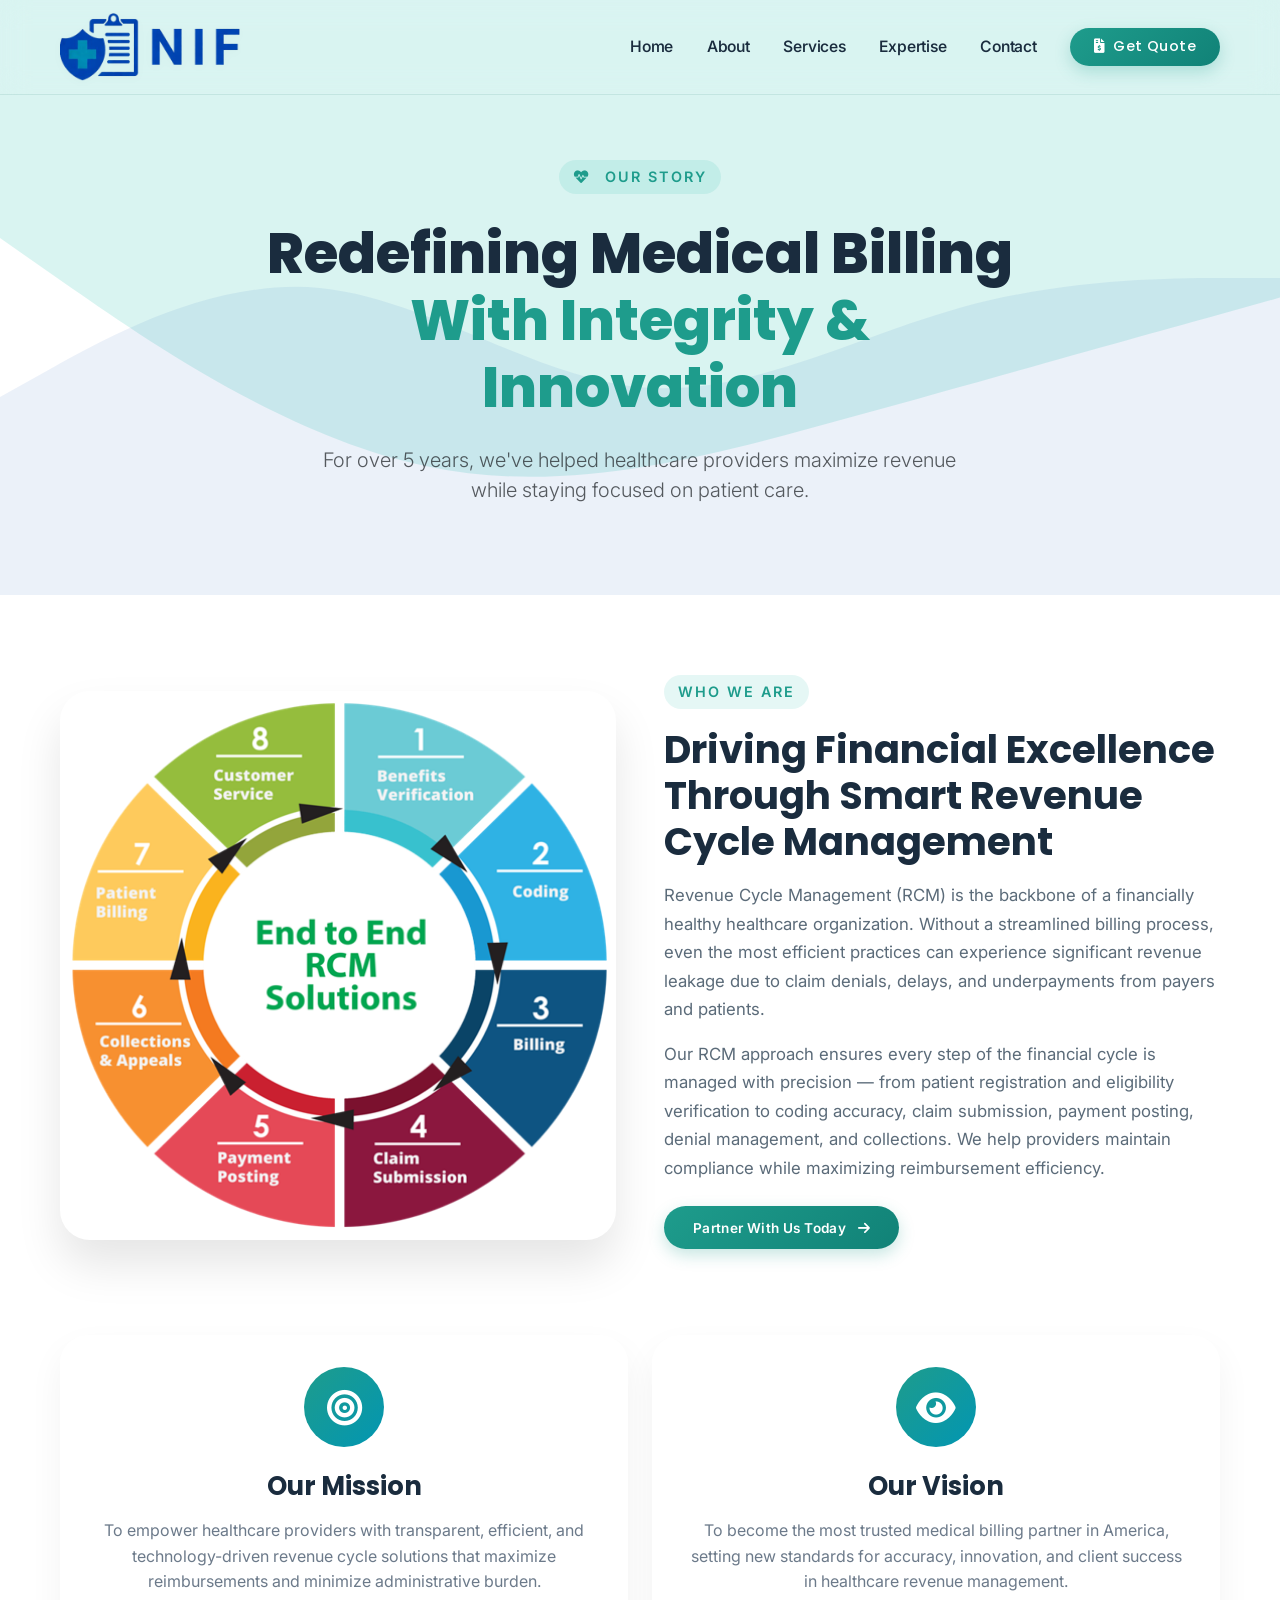
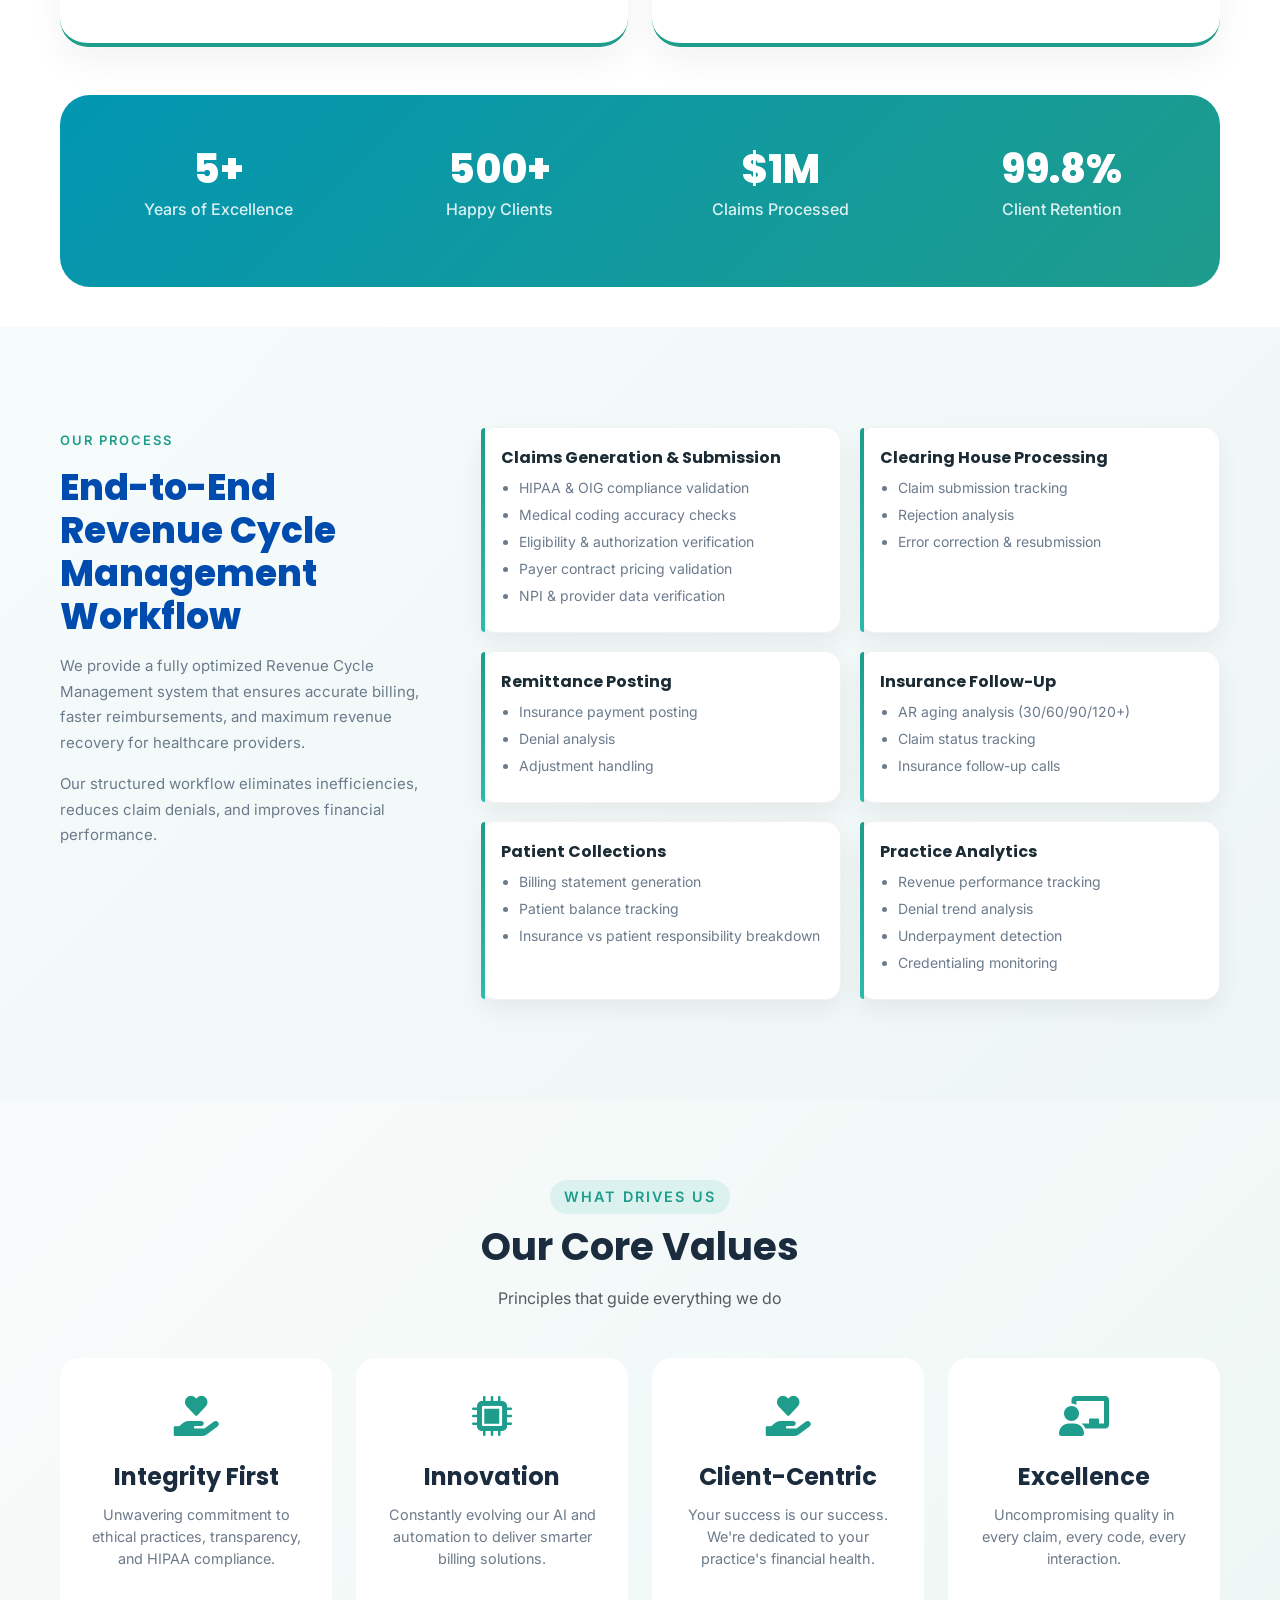
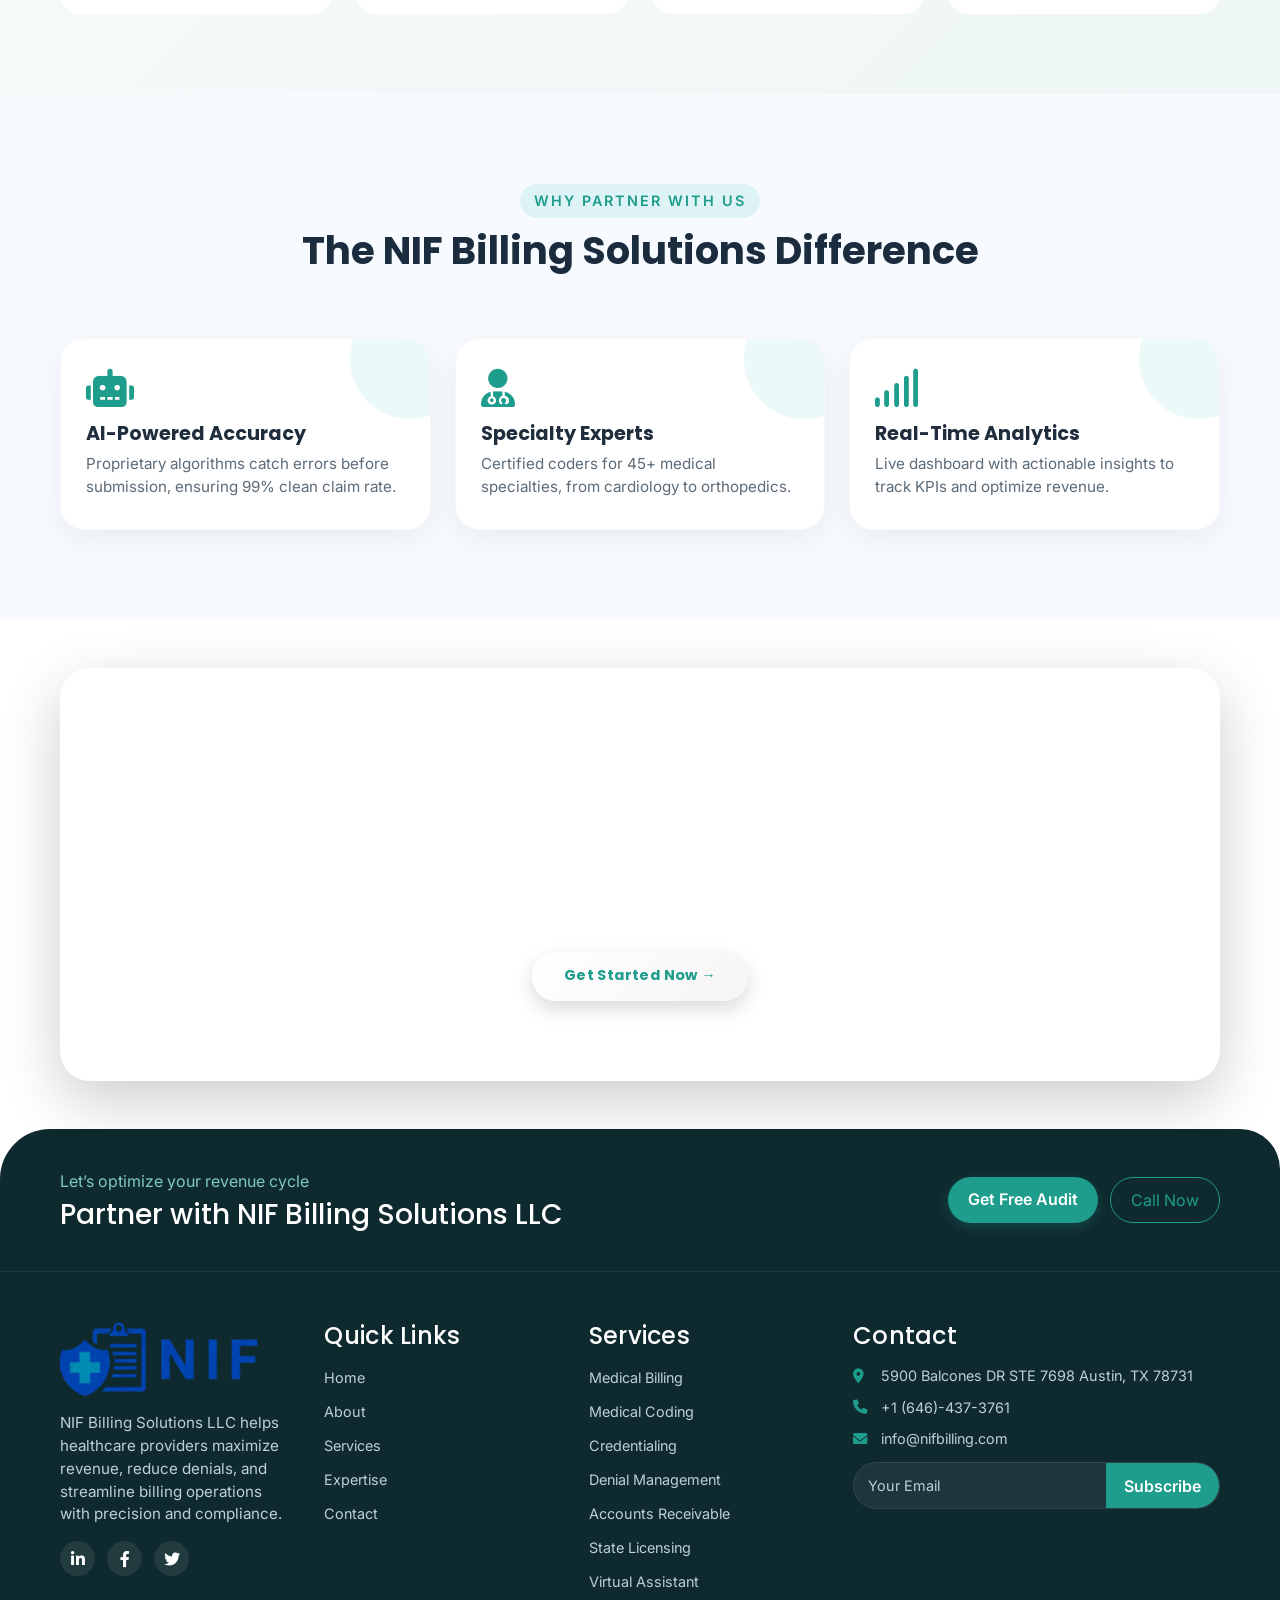
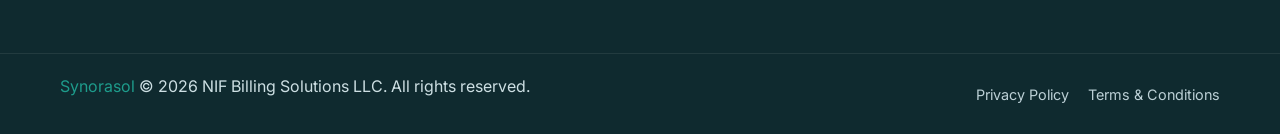
<file: about.html>
<!DOCTYPE html>
<html lang="en">

<head>
    <meta charset="UTF-8">
    <meta name="viewport" content="width=device-width, initial-scale=1.0, user-scalable=yes">
    <title>About Us | NIF Billing Solutions LLC- Medical Billing Experts</title>
    <!-- Bootstrap 5 CSS -->
    <link href="https://cdn.jsdelivr.net/npm/bootstrap@5.3.0-alpha1/dist/css/bootstrap.min.css" rel="stylesheet">
    <!-- Font Awesome 6 -->
    <link rel="stylesheet" href="https://cdnjs.cloudflare.com/ajax/libs/font-awesome/6.0.0-beta3/css/all.min.css">
    <!-- Google Fonts -->
    <link
        href="https://fonts.googleapis.com/css2?family=Inter:opsz,wght@14..32,300;14..32,400;14..32,500;14..32,600;14..32,700&family=Poppins:wght@400;500;600;700;800&display=swap"
        rel="stylesheet">
    <!-- AOS Library -->
    <link href="https://unpkg.com/aos@2.3.1/dist/aos.css" rel="stylesheet">
    <link rel="stylesheet" href="./css/master.css">
    <link rel="icon" type="image/png" href="./favicon/favicon-96x96.png" sizes="96x96" />
    <link rel="icon" type="image/svg+xml" href="./favicon/favicon.svg" />
    <link rel="shortcut icon" href="./favicon/favicon.ico" />
    <link rel="apple-touch-icon" sizes="180x180" href="./favicon/apple-touch-icon.png" />
    <meta name="apple-mobile-web-app-title" content="MyWebSite" />
    <link rel="manifest" href="/site.webmanifest" />
</head>

<body>

    <!-- Navbar -->
    <nav class="navbar navbar-expand-lg fixed-top" id="mainNavbar">
        <div class="container">
            <a class="navbar-brand navbar-brand-custom" href="index.html">
                <img src="./img/newlogo1.png" alt="NIF Billing Solutions LLCPro Logo" class="logo-img"
                    onerror="this.onerror=null; this.src='https://placehold.co/180x70/1f6e6b/white?text=NIF Billing Solutions LLCPro';">
            </a>
            <button class="navbar-toggler" type="button" data-bs-toggle="collapse" data-bs-target="#navbarNav"
                aria-controls="navbarNav" aria-expanded="false" aria-label="Toggle navigation">
                <span class="navbar-toggler-icon"></span>
            </button>
            <div class="collapse navbar-collapse" id="navbarNav">
                <ul class="navbar-nav ms-auto mb-2 mb-lg-0 align-items-lg-center">
                    <li class="nav-item"><a class="nav-link" href="index.html">Home</a></li>
                    <li class="nav-item"><a class="nav-link" href="about.html">About</a></li>
                    <li class="nav-item"><a class="nav-link" href="services.html">Services</a></li>
                    <li class="nav-item"><a class="nav-link" href="expertise.html">Expertise</a></li>
                    <li class="nav-item"><a class="nav-link" href="contact.html">Contact</a></li>
                    <li class="nav-item">
                        <a class="btn btn-teal2 ms-lg-3 px-4 py-2" href="#" style="font-size:0.9rem; font-weight:500;">
                            <i class="fas fa-file-invoice-dollar me-1"></i> Get Quote
                        </a>
                    </li>
                </ul>
            </div>
        </div>
    </nav>

    <!-- Page Header -->
    <section class="page-header">

        <!-- SVG BACKGROUND -->
        <div class="page-header-bg">
            <svg viewBox="0 0 1440 320" preserveAspectRatio="none">
                <path fill="rgba(0, 180, 160, 0.15)"
                    d="M0,128L80,154.7C160,181,320,235,480,250.7C640,267,800,245,960,224C1120,203,1280,181,1360,170.7L1440,160V0H0Z">
                </path>
            </svg>

            <svg viewBox="0 0 1440 320" preserveAspectRatio="none" class="wave-2">
                <path fill="rgba(0, 75, 174, 0.08)"
                    d="M0,192L60,176C120,160,240,128,360,133.3C480,139,600,181,720,186.7C840,192,960,160,1080,144C1200,128,1320,128,1380,128L1440,128V320H0Z">
                </path>
            </svg>
        </div>

        <div class="container">
            <div class="row align-items-center">
                <div class="col-lg-8 mx-auto text-center" data-aos="fade-up">

                    <span class="section-sub">
                        <i class="fas fa-heartbeat me-2"></i> Our Story
                    </span>

                    <h1 class="mt-3">
                        Redefining Medical Billing <br>
                        <span>With Integrity & Innovation</span>
                    </h1>

                    <p class="lead mt-4 text-muted">
                        For over 5 years, we've helped healthcare providers maximize revenue while staying focused on
                        patient care.
                    </p>

                </div>
            </div>
        </div>
    </section>

    <!-- Our Story Section -->
    <section class="story-section">
        <div class="container">
            <div class="row align-items-center g-5">

                <!-- IMAGE -->
                <div class="col-lg-6" data-aos="fade-right">
                    <img src="./img/RCM-Solutions.png" alt="Revenue Cycle Management" class="story-img">
                </div>

                <!-- CONTENT -->
                <div class="col-lg-6" data-aos="fade-left">

                    <span class="section-sub">Who We Are</span>

                    <h2 class="section-title mt-2">
                        Driving Financial Excellence Through Smart Revenue Cycle Management
                    </h2>

                    <p class="story-text">
                        Revenue Cycle Management (RCM) is the backbone of a financially healthy healthcare organization.
                        Without a streamlined billing process, even the most efficient practices can experience
                        significant revenue leakage due to claim denials, delays, and underpayments from payers and
                        patients.
                    </p>

                    <p class="story-text mt-3">
                        Our RCM approach ensures every step of the financial cycle is managed with precision — from
                        patient registration and eligibility verification to coding accuracy, claim submission, payment
                        posting, denial management, and collections. We help providers maintain compliance while
                        maximizing reimbursement efficiency.
                    </p>

                    <div class="mt-4">
                        <a href="contact.html" class="btn-teal1">
                            Partner With Us Today <i class="fas fa-arrow-right ms-2"></i>
                        </a>
                    </div>

                </div>

            </div>
        </div>
    </section>

    <!-- Mission & Vision Cards -->
    <section class="container mb-5">
        <div class="row g-4">
            <div class="col-md-6" data-aos="fade-up" data-aos-delay="100">
                <div class="mv-card">
                    <div class="mv-icon">
                        <i class="fas fa-bullseye"></i>
                    </div>
                    <h3>Our Mission</h3>
                    <p>To empower healthcare providers with transparent, efficient, and technology-driven revenue cycle
                        solutions that maximize reimbursements and minimize administrative burden.</p>
                </div>
            </div>
            <div class="col-md-6" data-aos="fade-up" data-aos-delay="200">
                <div class="mv-card">
                    <div class="mv-icon">
                        <i class="fas fa-eye"></i>
                    </div>
                    <h3>Our Vision</h3>
                    <p>To become the most trusted medical billing partner in America, setting new standards for
                        accuracy, innovation, and client success in healthcare revenue management.</p>
                </div>
            </div>
        </div>
    </section>

    <!-- Stats Banner -->
    <div class="container">
        <div class="stats-about" data-aos="zoom-in">
            <div class="row text-center">
                <div class="col-md-3 col-6">
                    <div class="stat-about-item">
                        <h3>5+</h3>
                        <p>Years of Excellence</p>
                    </div>
                </div>
                <div class="col-md-3 col-6">
                    <div class="stat-about-item">
                        <h3>500+</h3>
                        <p>Happy Clients</p>
                    </div>
                </div>
                <div class="col-md-3 col-6">
                    <div class="stat-about-item">
                        <h3>$1M</h3>
                        <p>Claims Processed</p>
                    </div>
                </div>
                <div class="col-md-3 col-6">
                    <div class="stat-about-item">
                        <h3>99.8%</h3>
                        <p>Client Retention</p>
                    </div>
                </div>
            </div>
        </div>
    </div>

    <!--claims and submission section-->
    <section class="aboutpage-newsection" data-aos="fade-up">

        <div class="container">

            <div class="aboutpage-layout" data-aos="fade-up">

                <!-- LEFT CONTENT -->
                <div class="aboutpage-left" data-aos="fade-right">

                    <span class="aboutpage-sub">Our Process</span>

                    <h2 class="aboutpage-title" data-aos="fade-up">
                        End-to-End Revenue Cycle Management Workflow
                    </h2>

                    <p class="aboutpage-text" data-aos="fade-up">
                        We provide a fully optimized Revenue Cycle Management system that ensures accurate billing,
                        faster reimbursements, and maximum revenue recovery for healthcare providers.
                    </p>

                    <p class="aboutpage-text">
                        Our structured workflow eliminates inefficiencies, reduces claim denials, and improves financial
                        performance.
                    </p>

                </div>

                <!-- RIGHT GRID -->
                <div class="aboutpage-right" data-aos="fade-left">

                    <div class="aboutpage-grid" data-aos="fade-up" data-aos-delay="100">

                        <div class="aboutpage-card" data-aos="fade-up" data-aos-delay="200">
                            <h5>Claims Generation & Submission</h5>
                            <ul>
                                <li>HIPAA & OIG compliance validation</li>
                                <li>Medical coding accuracy checks</li>
                                <li>Eligibility & authorization verification</li>
                                <li>Payer contract pricing validation</li>
                                <li>NPI & provider data verification</li>
                            </ul>
                        </div>

                        <div class="aboutpage-card" data-aos="fade-up" data-aos-delay="300">
                            <h5>Clearing House Processing</h5>
                            <ul>
                                <li>Claim submission tracking</li>
                                <li>Rejection analysis</li>
                                <li>Error correction & resubmission</li>
                            </ul>
                        </div>

                        <div class="aboutpage-card" data-aos="fade-up" data-aos-delay="400">
                            <h5>Remittance Posting</h5>
                            <ul>
                                <li>Insurance payment posting</li>
                                <li>Denial analysis</li>
                                <li>Adjustment handling</li>
                            </ul>
                        </div>

                        <div class="aboutpage-card" data-aos="fade-up" data-aos-delay="500">
                            <h5>Insurance Follow-Up</h5>
                            <ul>
                                <li>AR aging analysis (30/60/90/120+)</li>
                                <li>Claim status tracking</li>
                                <li>Insurance follow-up calls</li>
                            </ul>
                        </div>

                        <div class="aboutpage-card" data-aos="fade-up" data-aos-delay="600">
                            <h5>Patient Collections</h5>
                            <ul>
                                <li>Billing statement generation</li>
                                <li>Patient balance tracking</li>
                                <li>Insurance vs patient responsibility breakdown</li>
                            </ul>
                        </div>

                        <div class="aboutpage-card" data-aos="fade-up" data-aos-delay="700">
                            <h5>Practice Analytics</h5>
                            <ul>
                                <li>Revenue performance tracking</li>
                                <li>Denial trend analysis</li>
                                <li>Underpayment detection</li>
                                <li>Credentialing monitoring</li>
                            </ul>
                        </div>

                    </div>

                </div>

            </div>

        </div>

    </section>
    <!-- Core Values Section -->
    <section class="values-section">
        <div class="container">
            <div class="text-center mb-5" data-aos="fade-up">
                <span class="section-sub">What Drives Us</span>
                <h2 class="section-title">Our Core Values</h2>
                <p class="text-muted">Principles that guide everything we do</p>
            </div>
            <div class="row g-4">
                <div class="col-lg-3 col-md-6" data-aos="fade-up" data-aos-delay="100">
                    <div class="value-item">
                        <div class="value-icon"><i class="fas fa-hand-holding-heart"></i></div>
                        <h4>Integrity First</h4>
                        <p>Unwavering commitment to ethical practices, transparency, and HIPAA compliance.</p>
                    </div>
                </div>
                <div class="col-lg-3 col-md-6" data-aos="fade-up" data-aos-delay="200">
                    <div class="value-item">
                        <div class="value-icon"><i class="fas fa-microchip"></i></div>
                        <h4>Innovation</h4>
                        <p>Constantly evolving our AI and automation to deliver smarter billing solutions.</p>
                    </div>
                </div>
                <div class="col-lg-3 col-md-6" data-aos="fade-up" data-aos-delay="300">
                    <div class="value-item">
                        <div class="value-icon"><i class="fas fa-hand-holding-heart"></i></div>
                        <h4>Client-Centric</h4>
                        <p>Your success is our success. We're dedicated to your practice's financial health.</p>
                    </div>
                </div>
                <div class="col-lg-3 col-md-6" data-aos="fade-up" data-aos-delay="400">
                    <div class="value-item">
                        <div class="value-icon"><i class="fas fa-chalkboard-user"></i></div>
                        <h4>Excellence</h4>
                        <p>Uncompromising quality in every claim, every code, every interaction.</p>
                    </div>
                </div>
            </div>
        </div>
    </section>

    <!-- Leadership Team
    <section class="team-section">
        <div class="container">
            <div class="text-center mb-5" data-aos="fade-up">
                <span class="section-sub">Leadership</span>
                <h2 class="section-title">Meet Our Experts</h2>
                <p class="text-muted">Dedicated professionals driving your revenue success</p>
            </div>
            <div class="row g-4">
                <div class="col-lg-4 col-md-6" data-aos="fade-up" data-aos-delay="100">
                    <div class="team-card">
                        <img src="https://images.unsplash.com/photo-1560250097-0b93528c311a?w=600" alt="CEO" class="team-img">
                        <div class="team-info">
                            <h4>James Richardson</h4>
                            <p>Founder & CEO</p>
                            <p class="bio">Former healthcare executive with 20+ years in RCM innovation. Leads our strategic vision.</p>
                        </div>
                    </div>
                </div>
                <div class="col-lg-4 col-md-6" data-aos="fade-up" data-aos-delay="200">
                    <div class="team-card">
                        <img src="https://images.unsplash.com/photo-1573497019940-1c28c88b4f3e?w=600" alt="COO" class="team-img">
                        <div class="team-info">
                            <h4>Dr. Sarah Mitchell</h4>
                            <p>Chief Medical Officer</p>
                            <p class="bio">Board-certified physician ensuring clinical accuracy in coding and compliance.</p>
                        </div>
                    </div>
                </div>
                <div class="col-lg-4 col-md-6" data-aos="fade-up" data-aos-delay="300">
                    <div class="team-card">
                        <img src="https://images.unsplash.com/photo-1556157382-97eda2d62296?w=600" alt="CTO" class="team-img">
                        <div class="team-info">
                            <h4>Michael Chen</h4>
                            <p>Chief Technology Officer</p>
                            <p class="bio">AI and automation expert building our predictive analytics platform.</p>
                        </div>
                    </div>
                </div>
            </div>
        </div>
    </section> -->

    <!-- Why Choose Us (Expanded) -->
    <section class="home-why section-padding">

        <div class="container">

            <!-- HEADER -->
            <div class="text-center home-why-header" data-aos="fade-up">
                <span class="section-sub">Why Partner With Us</span>
                <h2 class="section-title">The NIF Billing Solutions Difference</h2>
            </div>

            <!-- CARDS -->
            <div class="row g-4 mt-4">

                <div class="col-md-4" data-aos="fade-up" data-aos-delay="100">
                    <div class="home-why-card">
                        <i class="fas fa-robot"></i>
                        <h5>AI-Powered Accuracy</h5>
                        <p>Proprietary algorithms catch errors before submission, ensuring 99% clean claim rate.</p>
                    </div>
                </div>

                <div class="col-md-4" data-aos="fade-up" data-aos-delay="200">
                    <div class="home-why-card">
                        <i class="fas fa-user-md"></i>
                        <h5>Specialty Experts</h5>
                        <p>Certified coders for 45+ medical specialties, from cardiology to orthopedics.</p>
                    </div>
                </div>

                <div class="col-md-4" data-aos="fade-up" data-aos-delay="300">
                    <div class="home-why-card">
                        <i class="fas fa-signal"></i>
                        <h5>Real-Time Analytics</h5>
                        <p>Live dashboard with actionable insights to track KPIs and optimize revenue.</p>
                    </div>
                </div>

            </div>
        </div>
    </section>

    <!-- CTA Section -->
    <div class="container my-5">
        <div class="parallax-cta text-center text-white position-relative overflow-hidden">

            <!-- CONTENT -->
            <div class="cta-content">
                <h2 class="fw-bold">
                    Ready to Boost Your Practice Revenue?
                </h2>

                <p class="lead mt-3">
                    Join 1,200+ US healthcare providers who trust us to optimize their billing & revenue cycle.
                </p>

                <div class="mt-4">
                    <a href="contact.html" class="btn btn-cta">
                        Get Started Now →
                    </a>
                </div>
            </div>

        </div>
    </div>

    <!-- Footer -->
    <footer class="footer">

        <!-- TOP CTA -->
        <div class="footer-cta">
            <div class="container">
                <div class="footer-cta-inner">
                    <div class="cta-text">
                        <p>Let’s optimize your revenue cycle</p>
                        <h3>Partner with NIF Billing Solutions LLC</h3>
                    </div>

                    <div class="cta-buttons">
                        <a href="contact.html" class="btn-primary">Get Free Audit</a>
                        <a href="tel:+1 (646)-437-3761" class="btn-outline">Call Now</a>
                    </div>
                </div>
            </div>
        </div>

        <!-- MAIN -->
        <div class="footer-main">
            <div class="container">
                <div class="footer-grid">

                    <!-- BRAND -->
                    <div class="footer-col">
                        <div class="footer-brand">
                            <img src="./img/newlogo1.png" alt="logo">
                        </div>

                        <p class="footer-desc">
                            NIF Billing Solutions LLC helps healthcare providers maximize revenue,
                            reduce denials, and streamline billing operations with precision and compliance.
                        </p>

                        <div class="socials">
                            <a href="#"><i class="fab fa-linkedin-in"></i></a>
                            <a href="#"><i class="fab fa-facebook-f"></i></a>
                            <a href="#"><i class="fab fa-twitter"></i></a>
                        </div>
                    </div>

                    <!-- LINKS -->
                    <div class="footer-col">
                        <h5>Quick Links</h5>
                        <ul>
                            <li><a href="index.html">Home</a></li>
                            <li><a href="about.html">About</a></li>
                            <li><a href="services.html">Services</a></li>
                            <li><a href="expertise.html">Expertise</a></li>
                            <li><a href="contact.html">Contact</a></li>
                        </ul>
                    </div>

                    <!-- SERVICES -->
                    <div class="footer-col">
                        <h5>Services</h5>
                        <ul>
                            <li><a href="medical-billing.html">Medical Billing</a></li>
                            <li><a href="medical-coding.html">Medical Coding</a></li>
                            <li><a href="medical-credentialing.html">Credentialing</a></li>
                            <li><a href="denial-management.html">Denial Management</a></li>
                            <li><a href="accounts-receivable.html">Accounts Receivable</a></li>
                            <li><a href="state-licensing.html">State Licensing</a></li>
                            <li><a href="virtual-assistant.html">Virtual Assistant</a></li>
                        </ul>
                    </div>

                    <!-- CONTACT -->
                    <div class="footer-col">
                        <h5>Contact</h5>
                        <ul class="contact-list">
                            <li><i class="fas fa-map-marker-alt"></i> 5900 Balcones DR STE 7698
                                Austin, TX 78731</li>
                            <li><i class="fas fa-phone"></i> +1 (646)-437-3761</li>
                            <li><i class="fas fa-envelope"></i> info@nifbilling.com</li>
                        </ul>

                        <div class="newsletter">
                            <input type="email" placeholder="Your Email">
                            <button>Subscribe</button>
                        </div>
                    </div>

                </div>
            </div>
        </div>

        <!-- BOTTOM -->
        <div class="footer-bottom">
            <div class="container footer-bottom-inner">
                <p>
                    <a href="https://synorasol.com" target="_blank" style="color:#1e9c8c; text-decoration:none;">
                        Synorasol
                    </a>
                    © 2026 NIF Billing Solutions LLC. All rights reserved.
                </p>

                <div class="footer-links">
                    <a href="privacy-policy.html">Privacy Policy</a>
                    <a href="terms-and-condition.html">Terms & Conditions</a>
                </div>
            </div>
        </div>

    </footer>

    <script src="https://cdn.jsdelivr.net/npm/bootstrap@5.3.0-alpha1/dist/js/bootstrap.bundle.min.js"></script>
    <script src="https://unpkg.com/aos@2.3.1/dist/aos.js"></script>
    <script>
        AOS.init({
            duration: 800,
            once: true,
            offset: 100
        });
    </script>
</body>

</html>
</file>
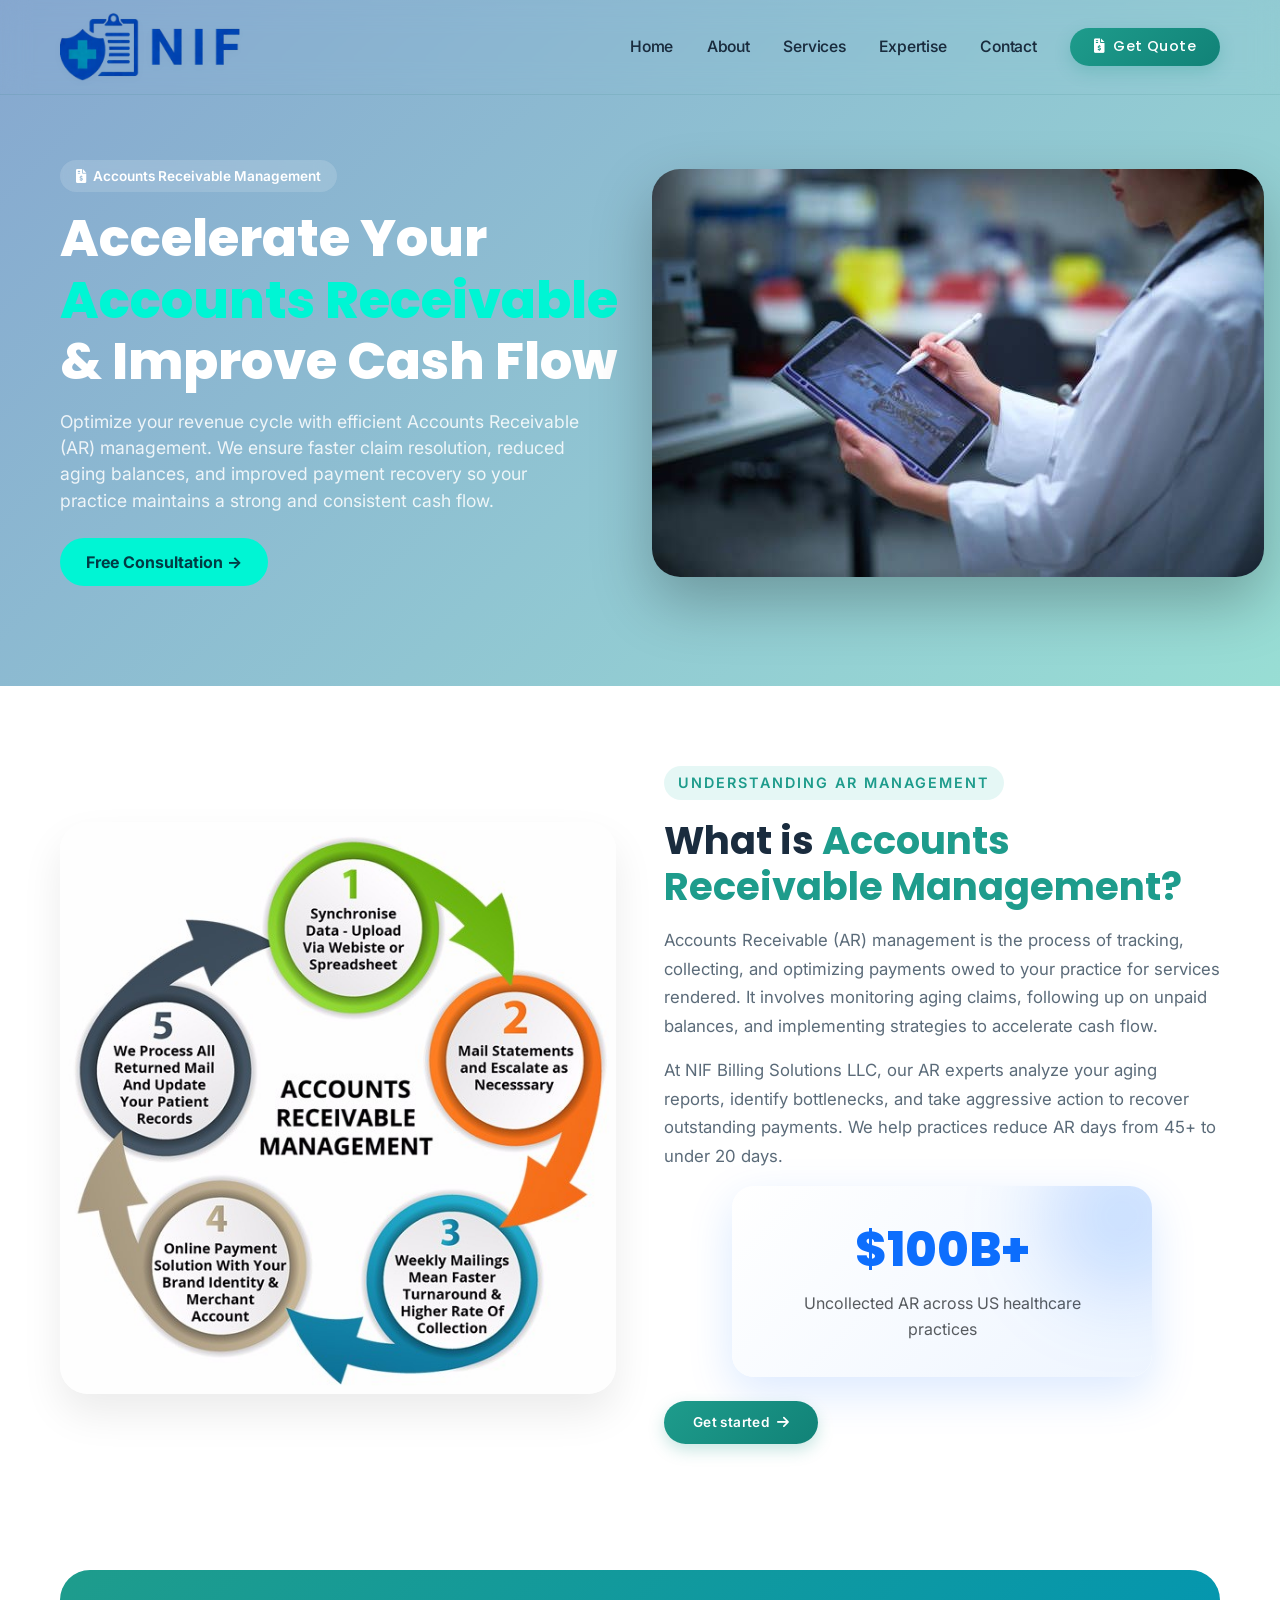
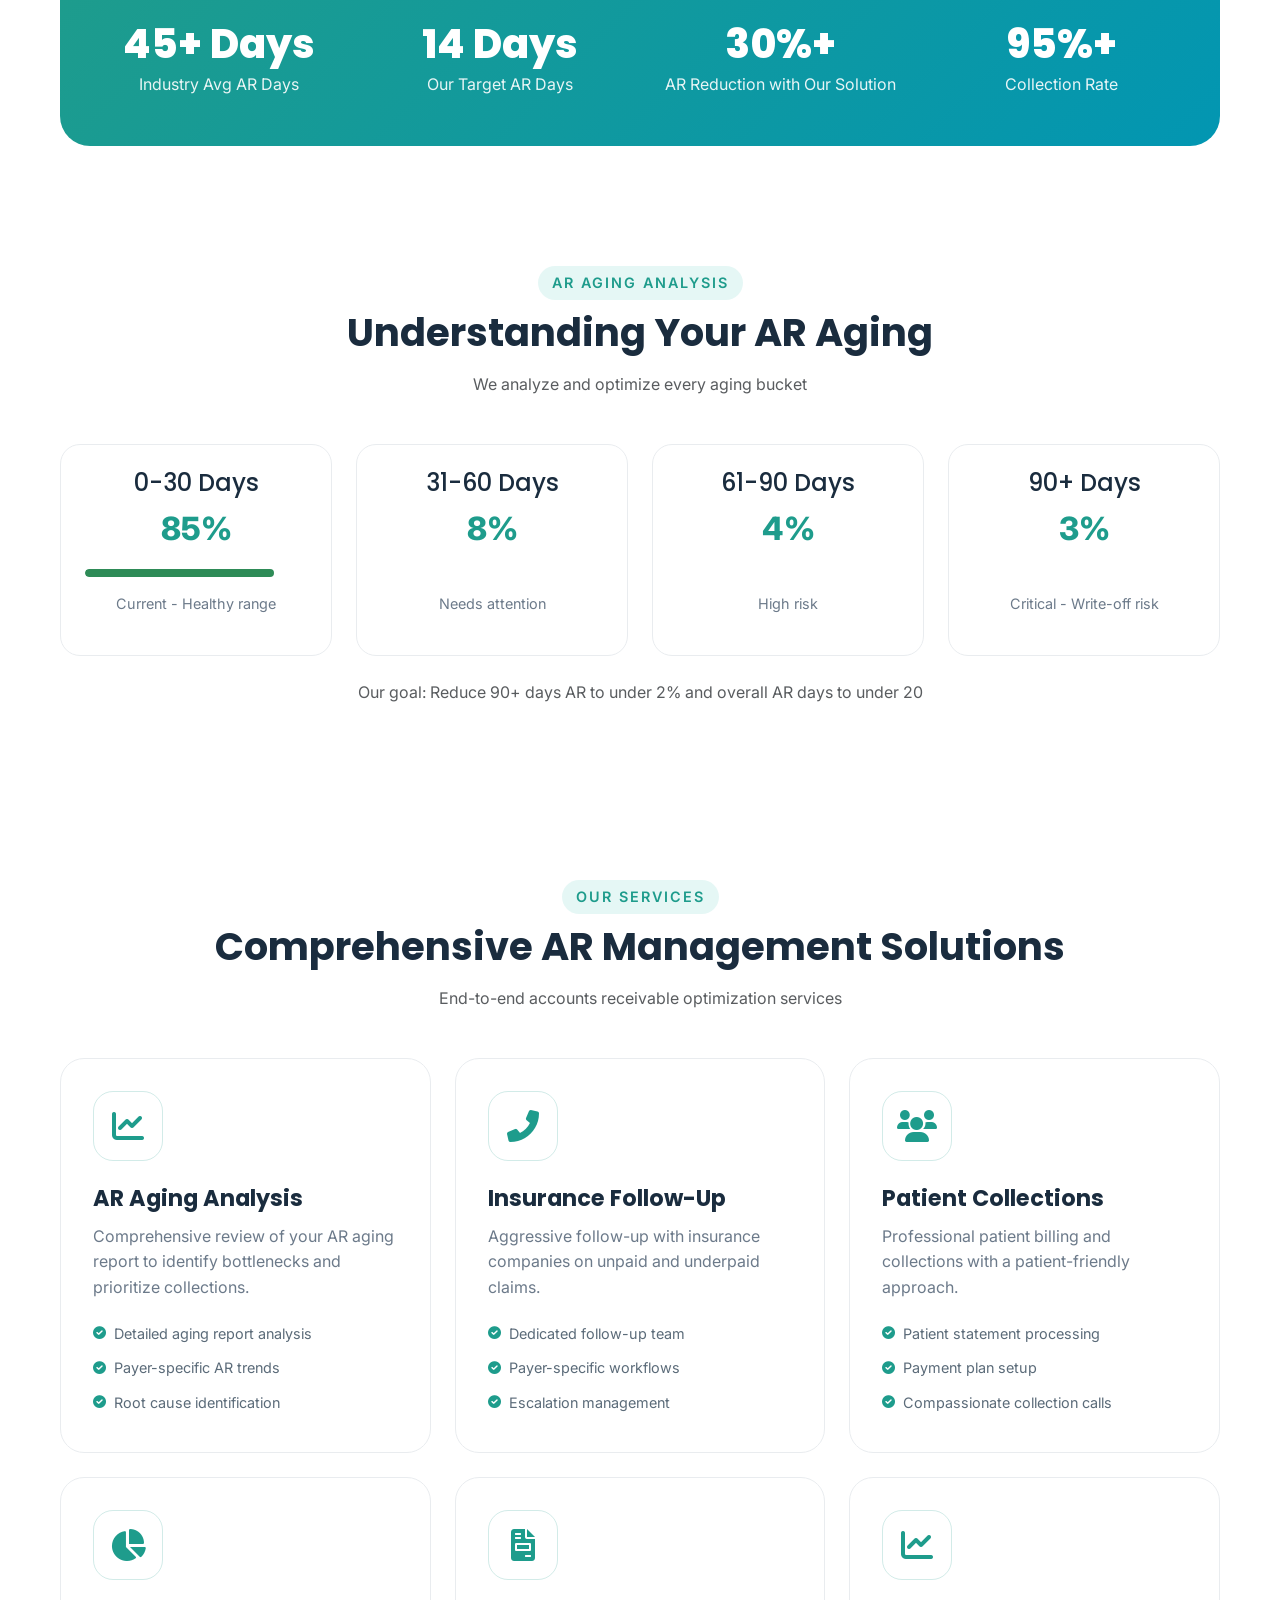
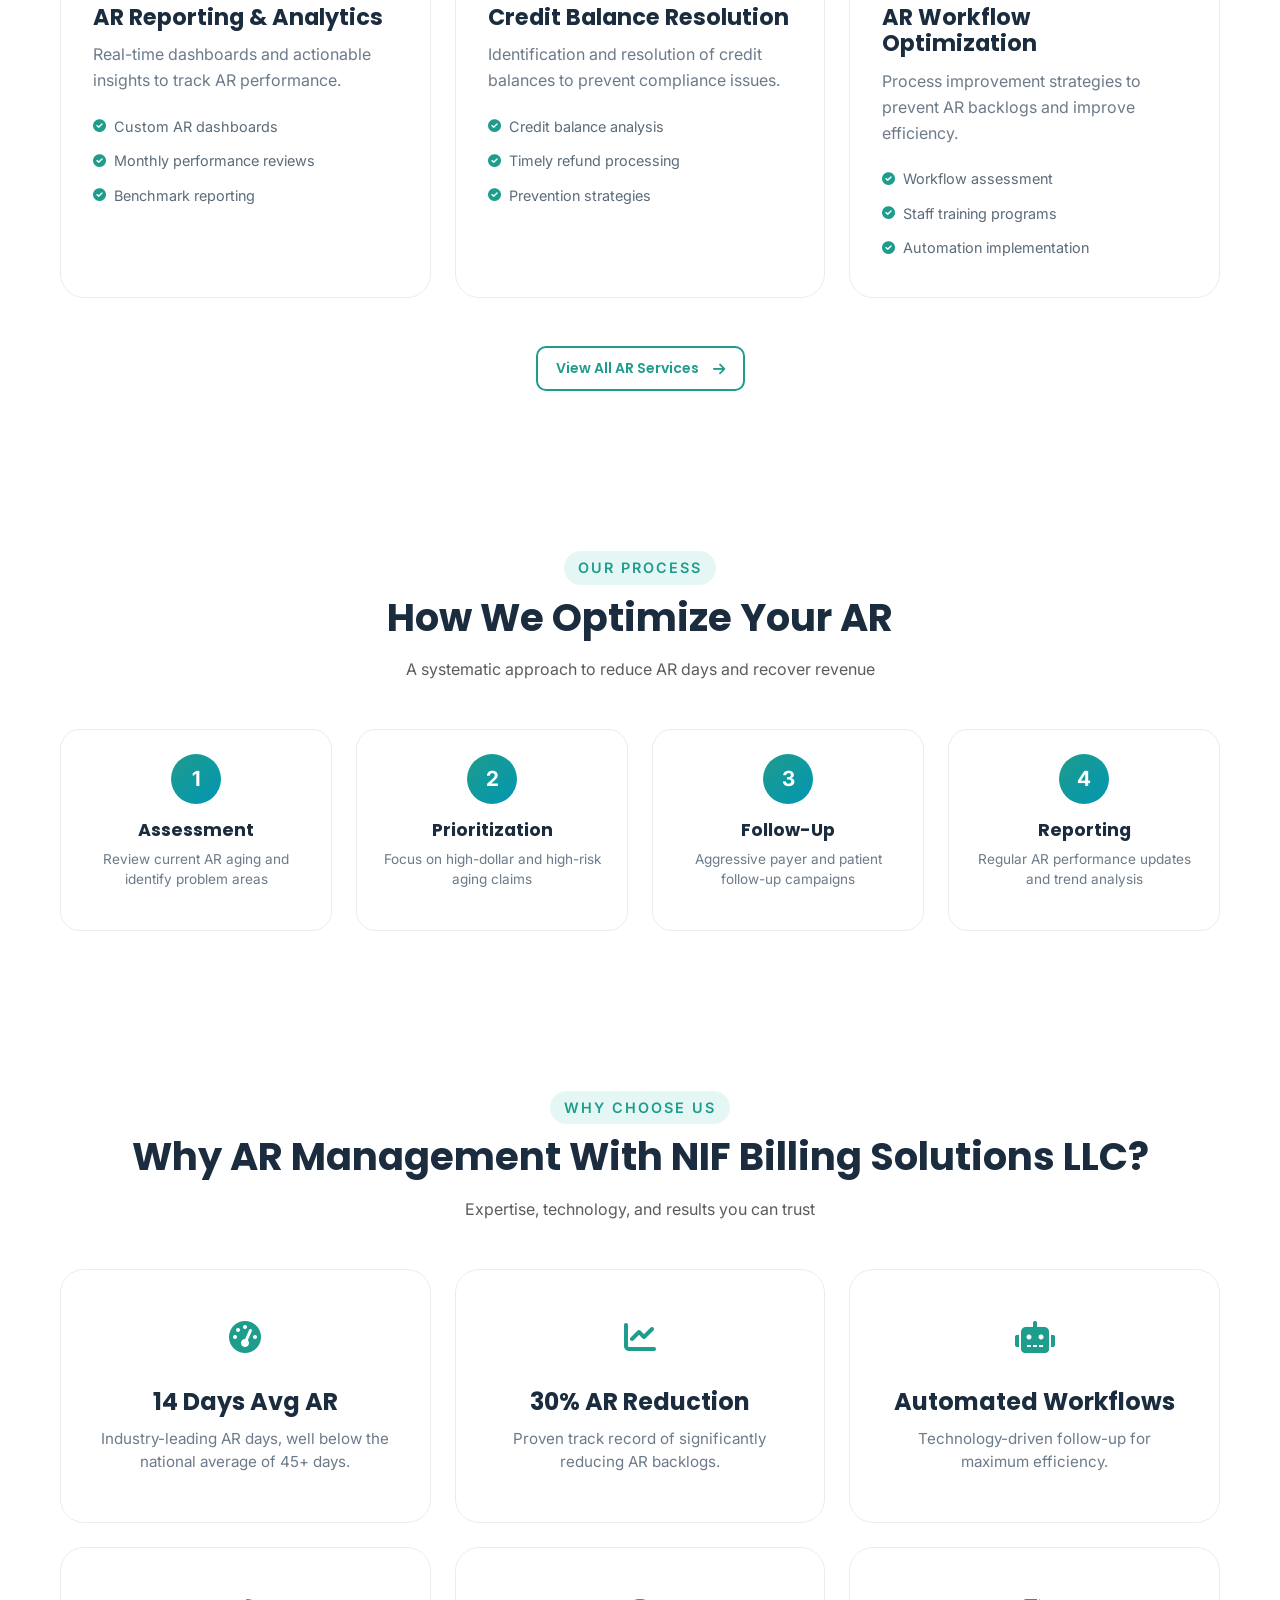
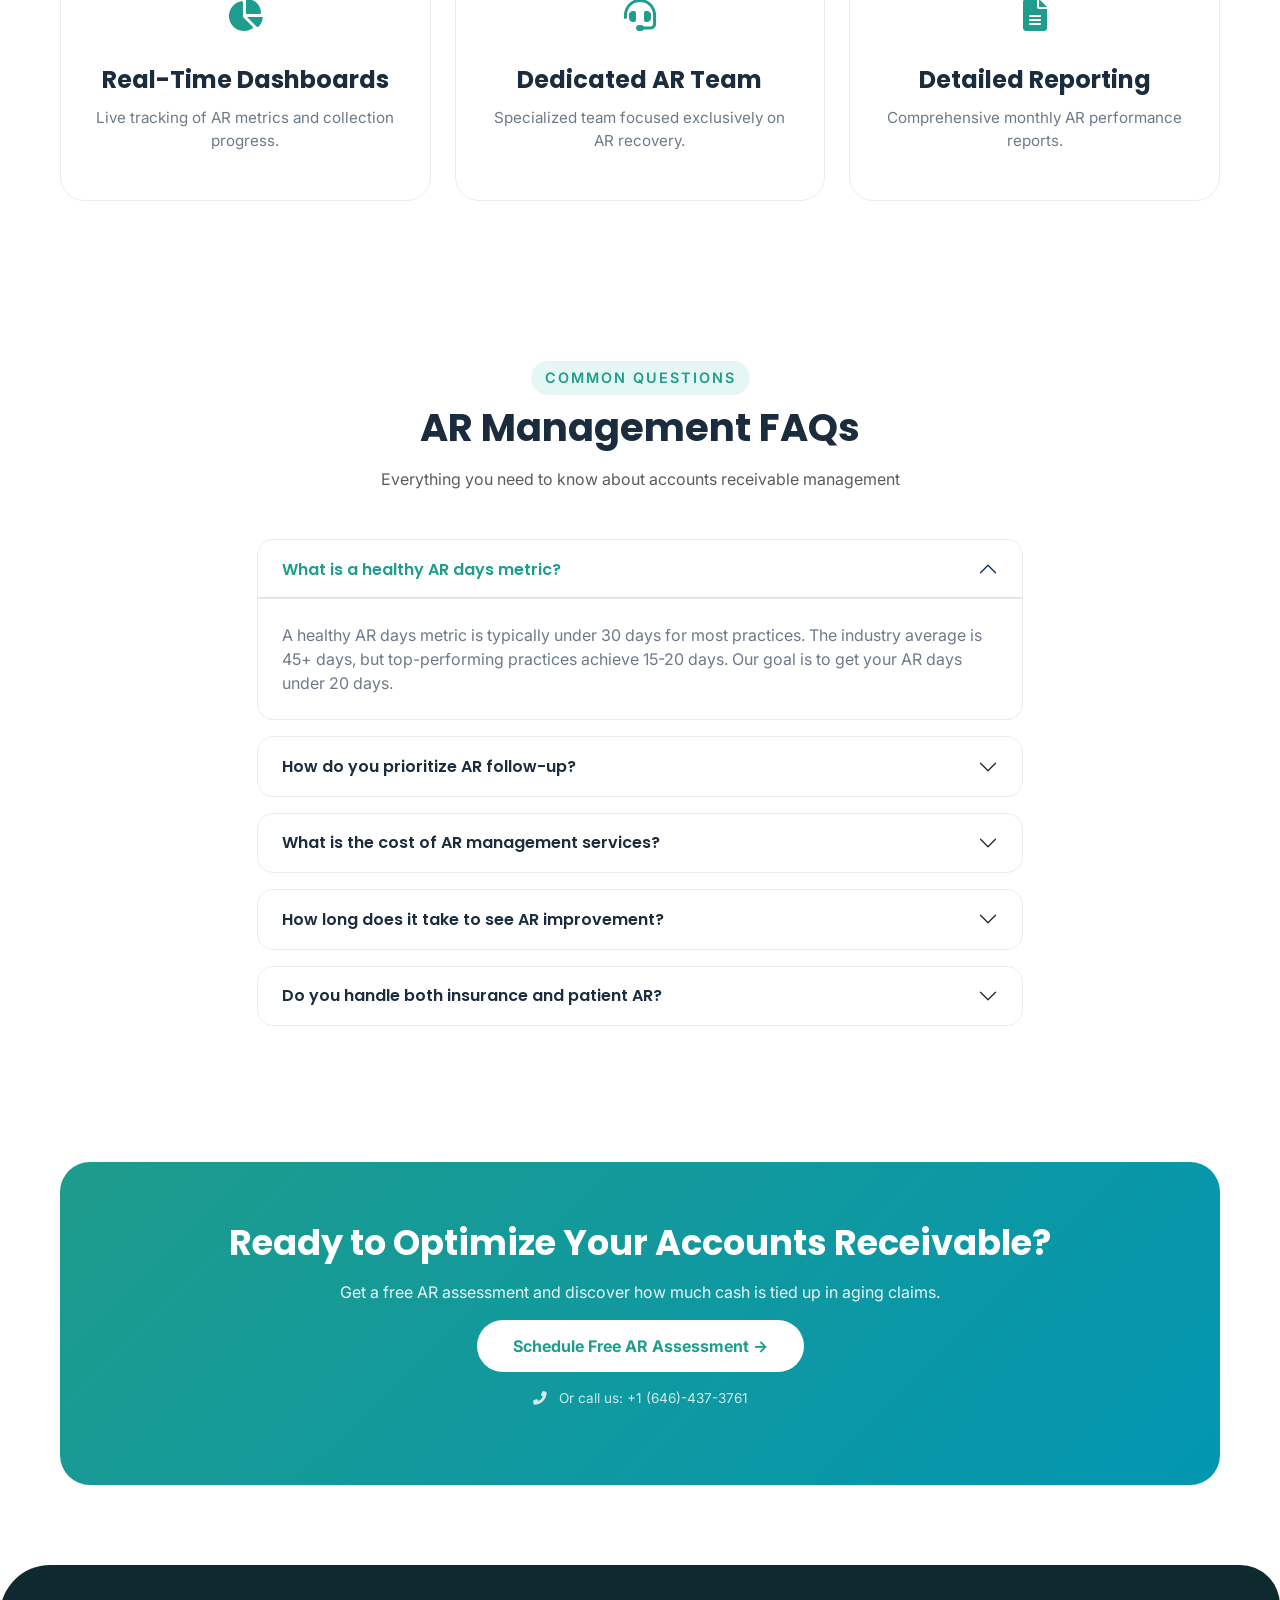
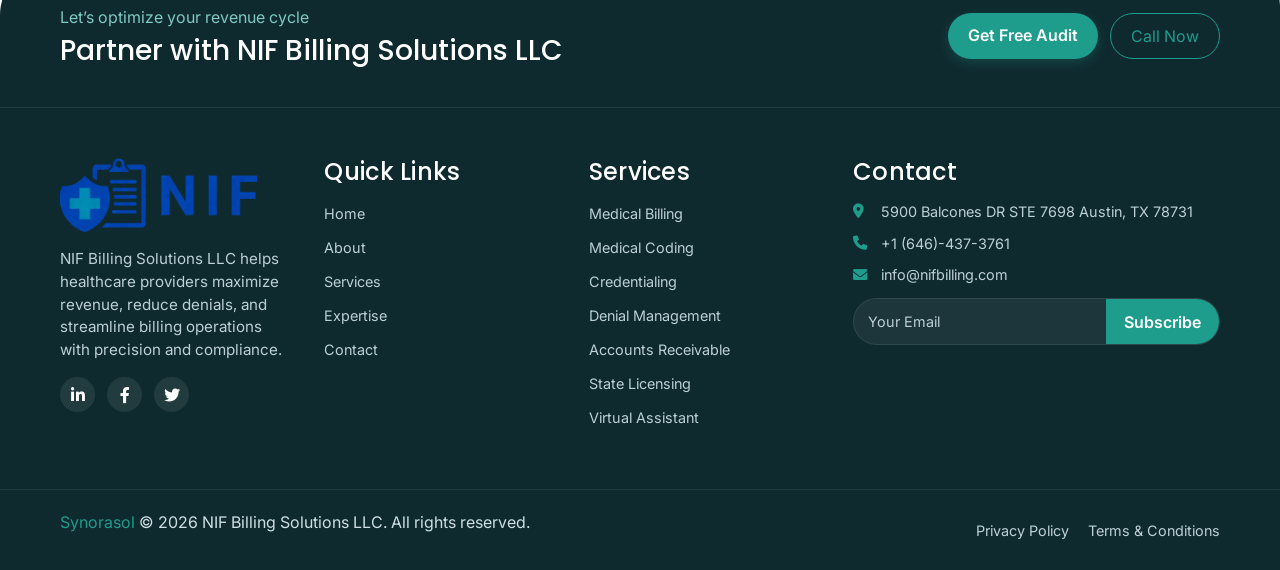
<file: accounts-receivable.html>
<!DOCTYPE html>
<html lang="en">

<head>
    <meta charset="UTF-8">
    <meta name="viewport" content="width=device-width, initial-scale=1.0, user-scalable=yes">
    <title>Accounts Receivable Management | NIF Billing Solutions LLC - AR Optimization</title>
    <!-- Bootstrap 5 CSS -->
    <link href="https://cdn.jsdelivr.net/npm/bootstrap@5.3.0-alpha1/dist/css/bootstrap.min.css" rel="stylesheet">
    <!-- Font Awesome 6 -->
    <link rel="stylesheet" href="https://cdnjs.cloudflare.com/ajax/libs/font-awesome/6.0.0-beta3/css/all.min.css">
    <!-- Google Fonts -->
    <link
        href="https://fonts.googleapis.com/css2?family=Inter:opsz,wght@14..32,300;400;500;600;700&family=Poppins:wght@400;500;600;700;800&display=swap"
        rel="stylesheet">
    <!-- AOS Library -->
    <link href="https://unpkg.com/aos@2.3.1/dist/aos.css" rel="stylesheet">
    <link rel="stylesheet" href="./css/master.css">
    <link rel="icon" type="image/png" href="./favicon/favicon-96x96.png" sizes="96x96" />
    <link rel="icon" type="image/svg+xml" href="./favicon/favicon.svg" />
    <link rel="shortcut icon" href="./favicon/favicon.ico" />
    <link rel="apple-touch-icon" sizes="180x180" href="./favicon/apple-touch-icon.png" />
    <meta name="apple-mobile-web-app-title" content="MyWebSite" />
    <link rel="manifest" href="/site.webmanifest" />
</head>

<body>

    <!-- Navbar -->
    <nav class="navbar navbar-expand-lg fixed-top" id="mainNavbar">
        <div class="container">
            <a class="navbar-brand navbar-brand-custom" href="index.html">
                <img src="./img/newlogo1.png" alt="NIF Billing Solutions LLCLogo" class="logo-img"
                    onerror="this.onerror=null; this.src='https://placehold.co/180x70/1f6e6b/white?text=NIF Billing Solutions LLC';">
            </a>
            <button class="navbar-toggler" type="button" data-bs-toggle="collapse" data-bs-target="#navbarNav"
                aria-controls="navbarNav" aria-expanded="false" aria-label="Toggle navigation">
                <span class="navbar-toggler-icon"></span>
            </button>
            <div class="collapse navbar-collapse" id="navbarNav">
                <ul class="navbar-nav ms-auto mb-2 mb-lg-0 align-items-lg-center">
                    <li class="nav-item"><a class="nav-link" href="index.html">Home</a></li>
                    <li class="nav-item"><a class="nav-link" href="about.html">About</a></li>
                    <li class="nav-item"><a class="nav-link" href="services.html">Services</a></li>
                    <li class="nav-item"><a class="nav-link" href="expertise.html">Expertise</a></li>
                    <li class="nav-item"><a class="nav-link" href="contact.html">Contact</a></li>
                    <li class="nav-item">
                        <a class="btn btn-teal2 ms-lg-3 px-4 py-2" href="#" style="font-size:0.9rem; font-weight:500;">
                            <i class="fas fa-file-invoice-dollar me-1"></i> Get Quote
                        </a>
                    </li>
                </ul>
            </div>
        </div>
    </nav>

    <!-- Hero Section -->
    <section class="medicalbilling-hero">

        <!-- BACKGROUND IMAGE LAYER -->
        <div class="medicalbilling-hero-bg"></div>

        <!-- OVERLAY -->
        <div class="medicalbilling-hero-overlay"></div>

        <div class="container">
            <div class="row align-items-center">

                <!-- LEFT CONTENT -->
                <div class="col-lg-6 text-center text-lg-start" data-aos="fade-right">

                    <div class="medicalbilling-hero-badge">
                        <i class="fas fa-file-invoice-dollar me-1"></i> Accounts Receivable Management
                    </div>

                    <h1 class="medicalbilling-hero-title">
                        Accelerate Your <span>Accounts Receivable</span> & Improve Cash Flow
                    </h1>

                    <p class="medicalbilling-hero-text mt-3 mb-4">
                        Optimize your revenue cycle with efficient Accounts Receivable (AR) management.
                        We ensure faster claim resolution, reduced aging balances, and improved payment recovery
                        so your practice maintains a strong and consistent cash flow.
                    </p>

                    <div class="d-flex flex-wrap gap-3 justify-content-center justify-content-lg-start">
                        <a href="contact.html" class="medicalbilling-btn-primary">Free Consultation →</a>
                    </div>
                </div>
                <!-- RIGHT IMAGE -->
                <div class="col-lg-6 text-center mt-5 mt-lg-0" data-aos="fade-left">
                    <img src="./img/credentialing.jpg" loading="lazy" class="medicalbilling-hero-img"
                        alt="Provider Credentialing Professional">
                </div>

            </div>
        </div>
    </section>

    <!-- What is AR Management Section -->
    <section class="what-is-section">
        <div class="container">
            <div class="row align-items-center g-5">
                <div class="col-lg-6" data-aos="fade-right">
                    <img src="img/acc-rec.jpg" alt="What is AR Management" class="what-is-img">
                </div>
                <div class="col-lg-6" data-aos="fade-left">
                    <span class="section-sub">Understanding AR Management</span>
                    <h2 class="section-title mt-2">What is <span style="color: var(--teal);">Accounts Receivable
                            Management?</span></h2>
                    <p class="what-is-text">Accounts Receivable (AR) management is the process of tracking, collecting,
                        and optimizing payments owed to your practice for services rendered. It involves monitoring
                        aging claims, following up on unpaid balances, and implementing strategies to accelerate cash
                        flow.</p>
                    <p class="what-is-text mt-3">At NIF Billing Solutions LLC, our AR experts analyze your aging
                        reports, identify
                        bottlenecks, and take aggressive action to recover outstanding payments. We help practices
                        reduce AR days from 45+ to under 20 days.</p>
                    <div class="stat-bubble">
                        <h3>$100B+</h3>
                        <p class="text-muted mb-0">Uncollected AR across US healthcare practices</p>
                    </div>
                    <div class="mt-4">
                        <a href="contact.html" class="btn-teal">Get started<i class="fas fa-arrow-right ms-2"></i></a>
                    </div>
                </div>
            </div>
        </div>
    </section>

    <!-- AR Stats Row -->
    <div class="container">
        <div class="stats-row" data-aos="zoom-in">
            <div class="row text-center">
                <div class="col-md-3 col-6">
                    <div class="stat-item">
                        <h3>45+ Days</h3>
                        <p>Industry Avg AR Days</p>
                    </div>
                </div>
                <div class="col-md-3 col-6">
                    <div class="stat-item">
                        <h3>14 Days</h3>
                        <p>Our Target AR Days</p>
                    </div>
                </div>
                <div class="col-md-3 col-6">
                    <div class="stat-item">
                        <h3>30%+</h3>
                        <p>AR Reduction with Our Solution</p>
                    </div>
                </div>
                <div class="col-md-3 col-6">
                    <div class="stat-item">
                        <h3>95%+</h3>
                        <p>Collection Rate</p>
                    </div>
                </div>
            </div>
        </div>
    </div>

    <!-- AR Aging Buckets Section -->
    <section class="aging-section">
        <div class="container">
            <div class="text-center mb-5" data-aos="fade-up">
                <span class="section-sub">AR Aging Analysis</span>
                <h2 class="section-title">Understanding Your AR Aging</h2>
                <p class="text-muted">We analyze and optimize every aging bucket</p>
            </div>
            <div class="row g-4">
                <div class="col-md-3" data-aos="fade-up" data-aos-delay="100">
                    <div class="aging-card">
                        <h4>0-30 Days</h4>
                        <div class="aging-percent">85%</div>
                        <div class="progress-bar-custom">
                            <div class="progress-fill" style="width: 85%; background: var(--green);"></div>
                        </div>
                        <p class="aging-days">Current - Healthy range</p>
                    </div>
                </div>
                <div class="col-md-3" data-aos="fade-up" data-aos-delay="200">
                    <div class="aging-card">
                        <h4>31-60 Days</h4>
                        <div class="aging-percent">8%</div>
                        <div class="progress-bar-custom">
                            <div class="progress-fill" style="width: 8%; background: var(--orange);"></div>
                        </div>
                        <p class="aging-days">Needs attention</p>
                    </div>
                </div>
                <div class="col-md-3" data-aos="fade-up" data-aos-delay="300">
                    <div class="aging-card">
                        <h4>61-90 Days</h4>
                        <div class="aging-percent">4%</div>
                        <div class="progress-bar-custom">
                            <div class="progress-fill" style="width: 4%; background: var(--orange);"></div>
                        </div>
                        <p class="aging-days">High risk</p>
                    </div>
                </div>
                <div class="col-md-3" data-aos="fade-up" data-aos-delay="400">
                    <div class="aging-card">
                        <h4>90+ Days</h4>
                        <div class="aging-percent">3%</div>
                        <div class="progress-bar-custom">
                            <div class="progress-fill" style="width: 3%; background: var(--red);"></div>
                        </div>
                        <p class="aging-days">Critical - Write-off risk</p>
                    </div>
                </div>
            </div>
            <div class="text-center mt-4">
                <p class="text-muted">Our goal: Reduce 90+ days AR to under 2% and overall AR days to under 20</p>
            </div>
        </div>
    </section>

    <!-- AR Services Cards -->
    <section class="services-section">
        <div class="container">
            <div class="text-center mb-5" data-aos="fade-up">
                <span class="section-sub">Our Services</span>
                <h2 class="section-title">Comprehensive AR Management Solutions</h2>
                <p class="text-muted">End-to-end accounts receivable optimization services</p>
            </div>
            <div class="row g-4">
                <div class="col-md-4" data-aos="fade-up" data-aos-delay="100">
                    <div class="service-card">
                        <div class="service-icon">
                            <i class="fas fa-chart-line"></i>
                        </div>
                        <h3>AR Aging Analysis</h3>
                        <p>Comprehensive review of your AR aging report to identify bottlenecks and prioritize
                            collections.</p>
                        <ul class="service-features">
                            <li><i class="fas fa-check-circle"></i> Detailed aging report analysis</li>
                            <li><i class="fas fa-check-circle"></i> Payer-specific AR trends</li>
                            <li><i class="fas fa-check-circle"></i> Root cause identification</li>
                        </ul>
                    </div>
                </div>
                <div class="col-md-4" data-aos="fade-up" data-aos-delay="200">
                    <div class="service-card">
                        <div class="service-icon">
                            <i class="fas fa-phone-alt"></i>
                        </div>
                        <h3>Insurance Follow-Up</h3>
                        <p>Aggressive follow-up with insurance companies on unpaid and underpaid claims.</p>
                        <ul class="service-features">
                            <li><i class="fas fa-check-circle"></i> Dedicated follow-up team</li>
                            <li><i class="fas fa-check-circle"></i> Payer-specific workflows</li>
                            <li><i class="fas fa-check-circle"></i> Escalation management</li>
                        </ul>
                    </div>
                </div>
                <div class="col-md-4" data-aos="fade-up" data-aos-delay="300">
                    <div class="service-card">
                        <div class="service-icon">
                            <i class="fas fa-users"></i>
                        </div>
                        <h3>Patient Collections</h3>
                        <p>Professional patient billing and collections with a patient-friendly approach.</p>
                        <ul class="service-features">
                            <li><i class="fas fa-check-circle"></i> Patient statement processing</li>
                            <li><i class="fas fa-check-circle"></i> Payment plan setup</li>
                            <li><i class="fas fa-check-circle"></i> Compassionate collection calls</li>
                        </ul>
                    </div>
                </div>
                <div class="col-md-4" data-aos="fade-up" data-aos-delay="400">
                    <div class="service-card">
                        <div class="service-icon">
                            <i class="fas fa-chart-pie"></i>
                        </div>
                        <h3>AR Reporting & Analytics</h3>
                        <p>Real-time dashboards and actionable insights to track AR performance.</p>
                        <ul class="service-features">
                            <li><i class="fas fa-check-circle"></i> Custom AR dashboards</li>
                            <li><i class="fas fa-check-circle"></i> Monthly performance reviews</li>
                            <li><i class="fas fa-check-circle"></i> Benchmark reporting</li>
                        </ul>
                    </div>
                </div>
                <div class="col-md-4" data-aos="fade-up" data-aos-delay="500">
                    <div class="service-card">
                        <div class="service-icon">
                            <i class="fas fa-file-invoice"></i>
                        </div>
                        <h3>Credit Balance Resolution</h3>
                        <p>Identification and resolution of credit balances to prevent compliance issues.</p>
                        <ul class="service-features">
                            <li><i class="fas fa-check-circle"></i> Credit balance analysis</li>
                            <li><i class="fas fa-check-circle"></i> Timely refund processing</li>
                            <li><i class="fas fa-check-circle"></i> Prevention strategies</li>
                        </ul>
                    </div>
                </div>
                <div class="col-md-4" data-aos="fade-up" data-aos-delay="600">
                    <div class="service-card">
                        <div class="service-icon">
                            <i class="fas fa-chart-line"></i>
                        </div>
                        <h3>AR Workflow Optimization</h3>
                        <p>Process improvement strategies to prevent AR backlogs and improve efficiency.</p>
                        <ul class="service-features">
                            <li><i class="fas fa-check-circle"></i> Workflow assessment</li>
                            <li><i class="fas fa-check-circle"></i> Staff training programs</li>
                            <li><i class="fas fa-check-circle"></i> Automation implementation</li>
                        </ul>
                    </div>
                </div>
            </div>
            <div class="text-center mt-5" data-aos="fade-up">
                <a href="services.html" class="btn btn-outline-teal">View All AR Services <i
                        class="fas fa-arrow-right ms-2"></i></a>
            </div>
        </div>
    </section>

    <!-- AR Process Flow -->
    <section class="process-section">
        <div class="container">
            <div class="text-center mb-5" data-aos="fade-up">
                <span class="section-sub">Our Process</span>
                <h2 class="section-title">How We Optimize Your AR</h2>
                <p class="text-muted">A systematic approach to reduce AR days and recover revenue</p>
            </div>
            <div class="row g-4">
                <div class="col-md-3" data-aos="fade-up" data-aos-delay="100">
                    <div class="process-card">
                        <div class="process-number">1</div>
                        <h4>Assessment</h4>
                        <p>Review current AR aging and identify problem areas</p>
                    </div>
                </div>
                <div class="col-md-3" data-aos="fade-up" data-aos-delay="200">
                    <div class="process-card">
                        <div class="process-number">2</div>
                        <h4>Prioritization</h4>
                        <p>Focus on high-dollar and high-risk aging claims</p>
                    </div>
                </div>
                <div class="col-md-3" data-aos="fade-up" data-aos-delay="300">
                    <div class="process-card">
                        <div class="process-number">3</div>
                        <h4>Follow-Up</h4>
                        <p>Aggressive payer and patient follow-up campaigns</p>
                    </div>
                </div>
                <div class="col-md-3" data-aos="fade-up" data-aos-delay="400">
                    <div class="process-card">
                        <div class="process-number">4</div>
                        <h4>Reporting</h4>
                        <p>Regular AR performance updates and trend analysis</p>
                    </div>
                </div>
            </div>
        </div>
    </section>

    <!-- Why Choose Us Section -->
    <section class="why-us-section">
        <div class="container">
            <div class="text-center mb-5" data-aos="fade-up">
                <span class="section-sub">Why Choose Us</span>
                <h2 class="section-title">Why AR Management With NIF Billing Solutions LLC?</h2>
                <p class="text-muted">Expertise, technology, and results you can trust</p>
            </div>
            <div class="row g-4">
                <div class="col-md-4" data-aos="fade-up" data-aos-delay="100">
                    <div class="why-card">
                        <div class="why-icon"><i class="fas fa-tachometer-alt"></i></div>
                        <h4>14 Days Avg AR</h4>
                        <p>Industry-leading AR days, well below the national average of 45+ days.</p>
                    </div>
                </div>
                <div class="col-md-4" data-aos="fade-up" data-aos-delay="200">
                    <div class="why-card">
                        <div class="why-icon"><i class="fas fa-chart-line"></i></div>
                        <h4>30% AR Reduction</h4>
                        <p>Proven track record of significantly reducing AR backlogs.</p>
                    </div>
                </div>
                <div class="col-md-4" data-aos="fade-up" data-aos-delay="300">
                    <div class="why-card">
                        <div class="why-icon"><i class="fas fa-robot"></i></div>
                        <h4>Automated Workflows</h4>
                        <p>Technology-driven follow-up for maximum efficiency.</p>
                    </div>
                </div>
                <div class="col-md-4" data-aos="fade-up" data-aos-delay="400">
                    <div class="why-card">
                        <div class="why-icon"><i class="fas fa-chart-pie"></i></div>
                        <h4>Real-Time Dashboards</h4>
                        <p>Live tracking of AR metrics and collection progress.</p>
                    </div>
                </div>
                <div class="col-md-4" data-aos="fade-up" data-aos-delay="500">
                    <div class="why-card">
                        <div class="why-icon"><i class="fas fa-headset"></i></div>
                        <h4>Dedicated AR Team</h4>
                        <p>Specialized team focused exclusively on AR recovery.</p>
                    </div>
                </div>
                <div class="col-md-4" data-aos="fade-up" data-aos-delay="600">
                    <div class="why-card">
                        <div class="why-icon"><i class="fas fa-file-alt"></i></div>
                        <h4>Detailed Reporting</h4>
                        <p>Comprehensive monthly AR performance reports.</p>
                    </div>
                </div>
            </div>
        </div>
    </section>

    <!-- FAQ Section -->
    <section class="faq-section">
        <div class="container">
            <div class="text-center mb-5" data-aos="fade-up">
                <span class="section-sub">Common Questions</span>
                <h2 class="section-title">AR Management FAQs</h2>
                <p class="text-muted">Everything you need to know about accounts receivable management</p>
            </div>
            <div class="row justify-content-center">
                <div class="col-lg-8" data-aos="fade-up">
                    <div class="accordion" id="faqAccordion">
                        <div class="accordion-item">
                            <h2 class="accordion-header">
                                <button class="accordion-button" type="button" data-bs-toggle="collapse"
                                    data-bs-target="#faq1">
                                    What is a healthy AR days metric?
                                </button>
                            </h2>
                            <div id="faq1" class="accordion-collapse collapse show" data-bs-parent="#faqAccordion">
                                <div class="accordion-body">
                                    A healthy AR days metric is typically under 30 days for most practices. The industry
                                    average is 45+ days, but top-performing practices achieve 15-20 days. Our goal is to
                                    get your AR days under 20 days.
                                </div>
                            </div>
                        </div>
                        <div class="accordion-item">
                            <h2 class="accordion-header">
                                <button class="accordion-button collapsed" type="button" data-bs-toggle="collapse"
                                    data-bs-target="#faq2">
                                    How do you prioritize AR follow-up?
                                </button>
                            </h2>
                            <div id="faq2" class="accordion-collapse collapse" data-bs-parent="#faqAccordion">
                                <div class="accordion-body">
                                    We prioritize claims based on dollar amount, aging days, and payer. High-dollar
                                    claims over 60 days get immediate attention. We use a systematic approach to ensure
                                    no claim falls through the cracks while maximizing recovery on the highest-value
                                    accounts.
                                </div>
                            </div>
                        </div>
                        <div class="accordion-item">
                            <h2 class="accordion-header">
                                <button class="accordion-button collapsed" type="button" data-bs-toggle="collapse"
                                    data-bs-target="#faq3">
                                    What is the cost of AR management services?
                                </button>
                            </h2>
                            <div id="faq3" class="accordion-collapse collapse" data-bs-parent="#faqAccordion">
                                <div class="accordion-body">
                                    We offer flexible pricing models including percentage of recovered revenue
                                    (typically 15-25% of collected AR), flat monthly fee, or hourly rates. Most clients
                                    see a 5-10x return on investment. Contact us for a customized quote.
                                </div>
                            </div>
                        </div>
                        <div class="accordion-item">
                            <h2 class="accordion-header">
                                <button class="accordion-button collapsed" type="button" data-bs-toggle="collapse"
                                    data-bs-target="#faq4">
                                    How long does it take to see AR improvement?
                                </button>
                            </h2>
                            <div id="faq4" class="accordion-collapse collapse" data-bs-parent="#faqAccordion">
                                <div class="accordion-body">
                                    Most clients see initial improvements within 30-60 days. Significant reduction in AR
                                    days typically occurs within 90-120 days as we work through the aging backlog. We
                                    provide monthly progress reports to track improvements.
                                </div>
                            </div>
                        </div>
                        <div class="accordion-item">
                            <h2 class="accordion-header">
                                <button class="accordion-button collapsed" type="button" data-bs-toggle="collapse"
                                    data-bs-target="#faq5">
                                    Do you handle both insurance and patient AR?
                                </button>
                            </h2>
                            <div id="faq5" class="accordion-collapse collapse" data-bs-parent="#faqAccordion">
                                <div class="accordion-body">
                                    Yes! We manage both insurance accounts receivable and patient balances. Our team
                                    follows up with insurance companies on unpaid claims and handles patient billing,
                                    payment plans, and collections with a patient-friendly approach.
                                </div>
                            </div>
                        </div>
                    </div>
                </div>
            </div>
        </div>
    </section>

    <!-- CTA Section -->
    <div class="container">
        <div class="cta-section" data-aos="fade-up">
            <h2>Ready to Optimize Your Accounts Receivable?</h2>
            <p>Get a free AR assessment and discover how much cash is tied up in aging claims.</p>
            <a href="contact.html" class="btn-cta-white">Schedule Free AR Assessment →</a>
            <p class="mt-3" style="font-size: 0.85rem; color: rgba(255,255,255,0.8);"><i
                    class="fas fa-phone-alt me-2"></i> Or call us: +1 (646)-437-3761</p>
        </div>
    </div>

    <!-- Footer -->
    <footer class="footer">

        <!-- TOP CTA -->
        <div class="footer-cta">
            <div class="container">
                <div class="footer-cta-inner">
                    <div class="cta-text">
                        <p>Let’s optimize your revenue cycle</p>
                        <h3>Partner with NIF Billing Solutions LLC</h3>
                    </div>

                    <div class="cta-buttons">
                        <a href="contact.html" class="btn-primary">Get Free Audit</a>
                        <a href="tel:+1 (646)-437-3761" class="btn-outline">Call Now</a>
                    </div>
                </div>
            </div>
        </div>

        <!-- MAIN -->
        <div class="footer-main">
            <div class="container">
                <div class="footer-grid">

                    <!-- BRAND -->
                    <div class="footer-col">
                        <div class="footer-brand">
                            <img src="./img/newlogo1.png" alt="logo">
                        </div>

                        <p class="footer-desc">
                            NIF Billing Solutions LLC helps healthcare providers maximize revenue,
                            reduce denials, and streamline billing operations with precision and compliance.
                        </p>

                        <div class="socials">
                            <a href="#"><i class="fab fa-linkedin-in"></i></a>
                            <a href="#"><i class="fab fa-facebook-f"></i></a>
                            <a href="#"><i class="fab fa-twitter"></i></a>
                        </div>
                    </div>

                    <!-- LINKS -->
                    <div class="footer-col">
                        <h5>Quick Links</h5>
                        <ul>
                            <li><a href="index.html">Home</a></li>
                            <li><a href="about.html">About</a></li>
                            <li><a href="services.html">Services</a></li>
                            <li><a href="expertise.html">Expertise</a></li>
                            <li><a href="contact.html">Contact</a></li>
                        </ul>
                    </div>

                    <!-- SERVICES -->
                    <div class="footer-col">
                        <h5>Services</h5>
                        <ul>
                            <li><a href="medical-billing.html">Medical Billing</a></li>
                            <li><a href="medical-coding.html">Medical Coding</a></li>
                            <li><a href="medical-credentialing.html">Credentialing</a></li>
                            <li><a href="denial-management.html">Denial Management</a></li>
                            <li><a href="accounts-receivable.html">Accounts Receivable</a></li>
                            <li><a href="state-licensing.html">State Licensing</a></li>
                            <li><a href="virtual-assistant.html">Virtual Assistant</a></li>
                        </ul>
                    </div>

                    <!-- CONTACT -->
                    <div class="footer-col">
                        <h5>Contact</h5>
                        <ul class="contact-list">
                            <li><i class="fas fa-map-marker-alt"></i> 5900 Balcones DR STE 7698
                                Austin, TX 78731</li>
                            <li><i class="fas fa-phone"></i> +1 (646)-437-3761</li>
                            <li><i class="fas fa-envelope"></i> info@nifbilling.com</li>
                        </ul>

                        <div class="newsletter">
                            <input type="email" placeholder="Your Email">
                            <button>Subscribe</button>
                        </div>
                    </div>

                </div>
            </div>
        </div>

        <!-- BOTTOM -->
        <div class="footer-bottom">
            <div class="container footer-bottom-inner">
                <p>
                    <a href="https://synorasol.com" target="_blank" style="color:#1e9c8c; text-decoration:none;">
                        Synorasol
                    </a>
                    © 2026 NIF Billing Solutions LLC. All rights reserved.
                </p>

                <div class="footer-links">
                    <a href="privacy-policy.html">Privacy Policy</a>
                    <a href="terms-and-condition.html">Terms & Conditions</a>
                </div>
            </div>
        </div>

    </footer>

    <script src="https://cdn.jsdelivr.net/npm/bootstrap@5.3.0-alpha1/dist/js/bootstrap.bundle.min.js"></script>
    <script src="https://unpkg.com/aos@2.3.1/dist/aos.js"></script>
    <script>
        AOS.init({
            duration: 800,
            once: true,
            offset: 100
        });
    </script>
</body>

</html>
</file>
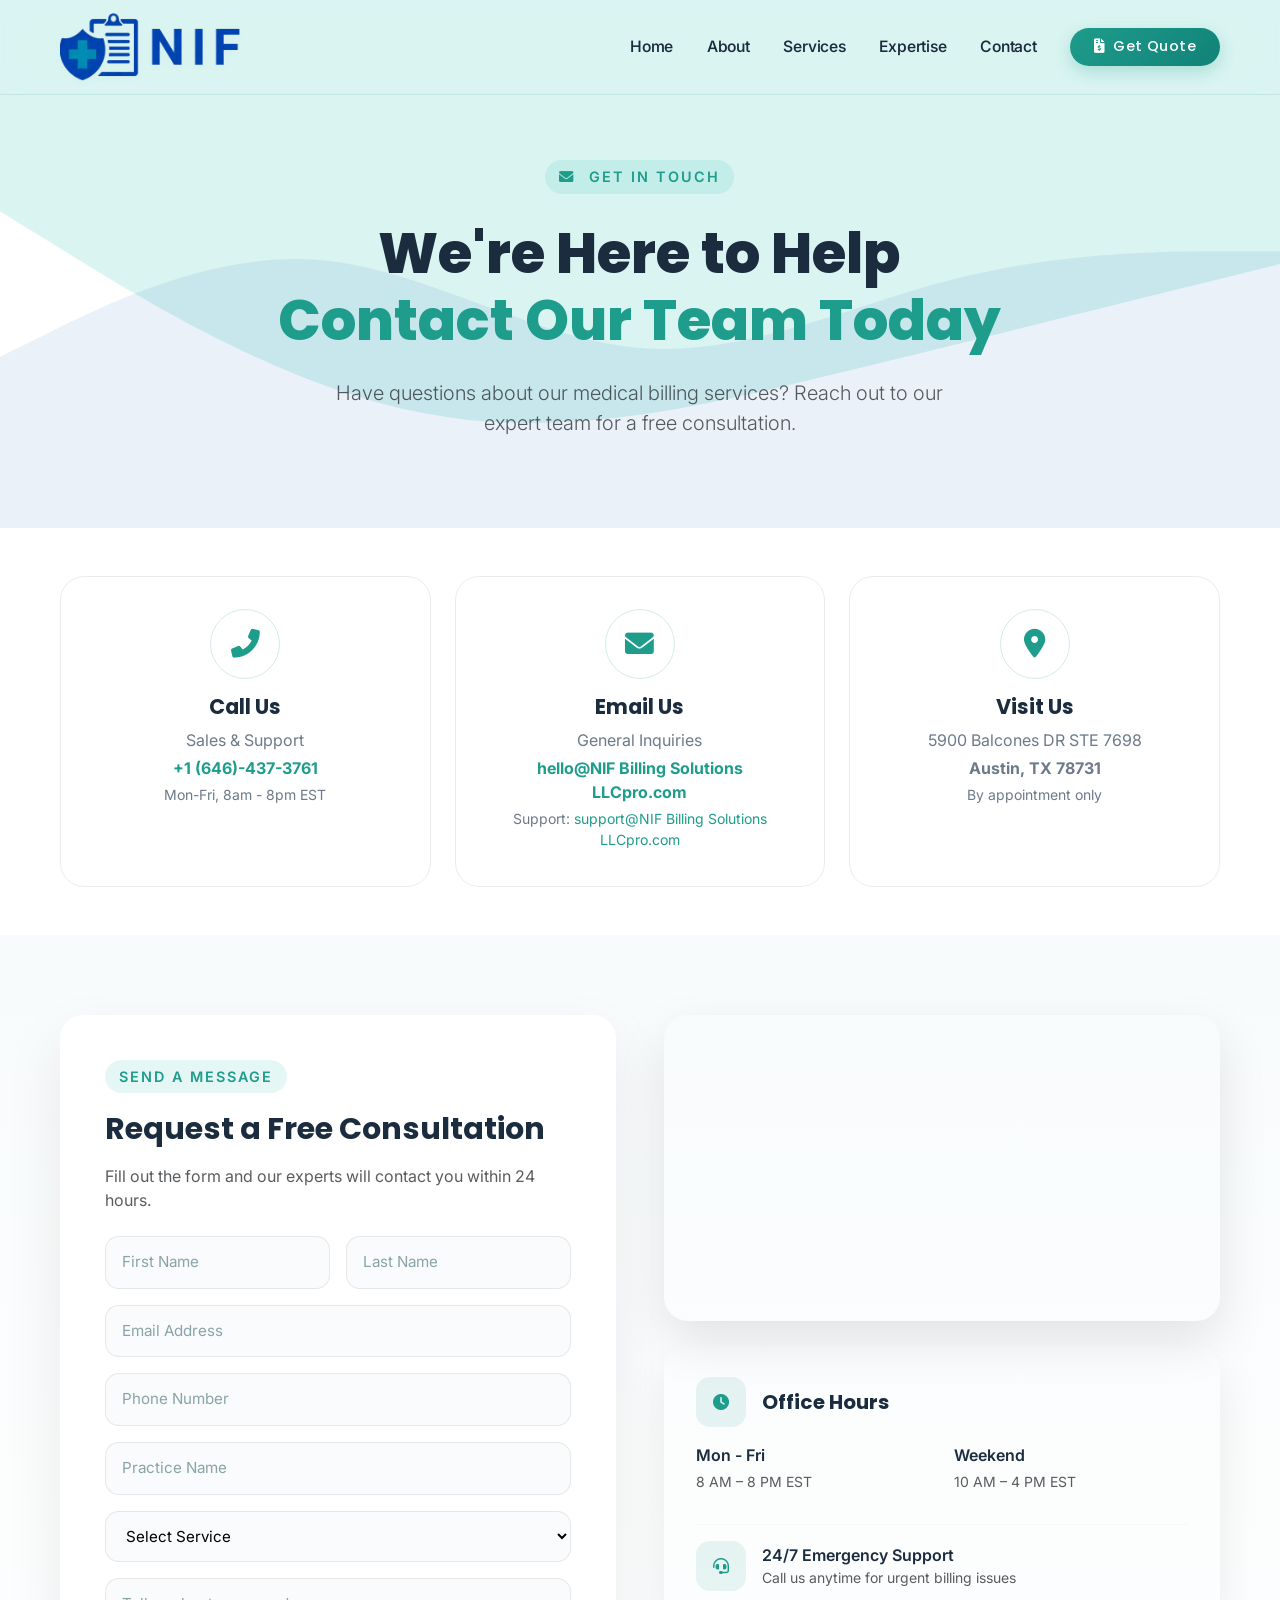
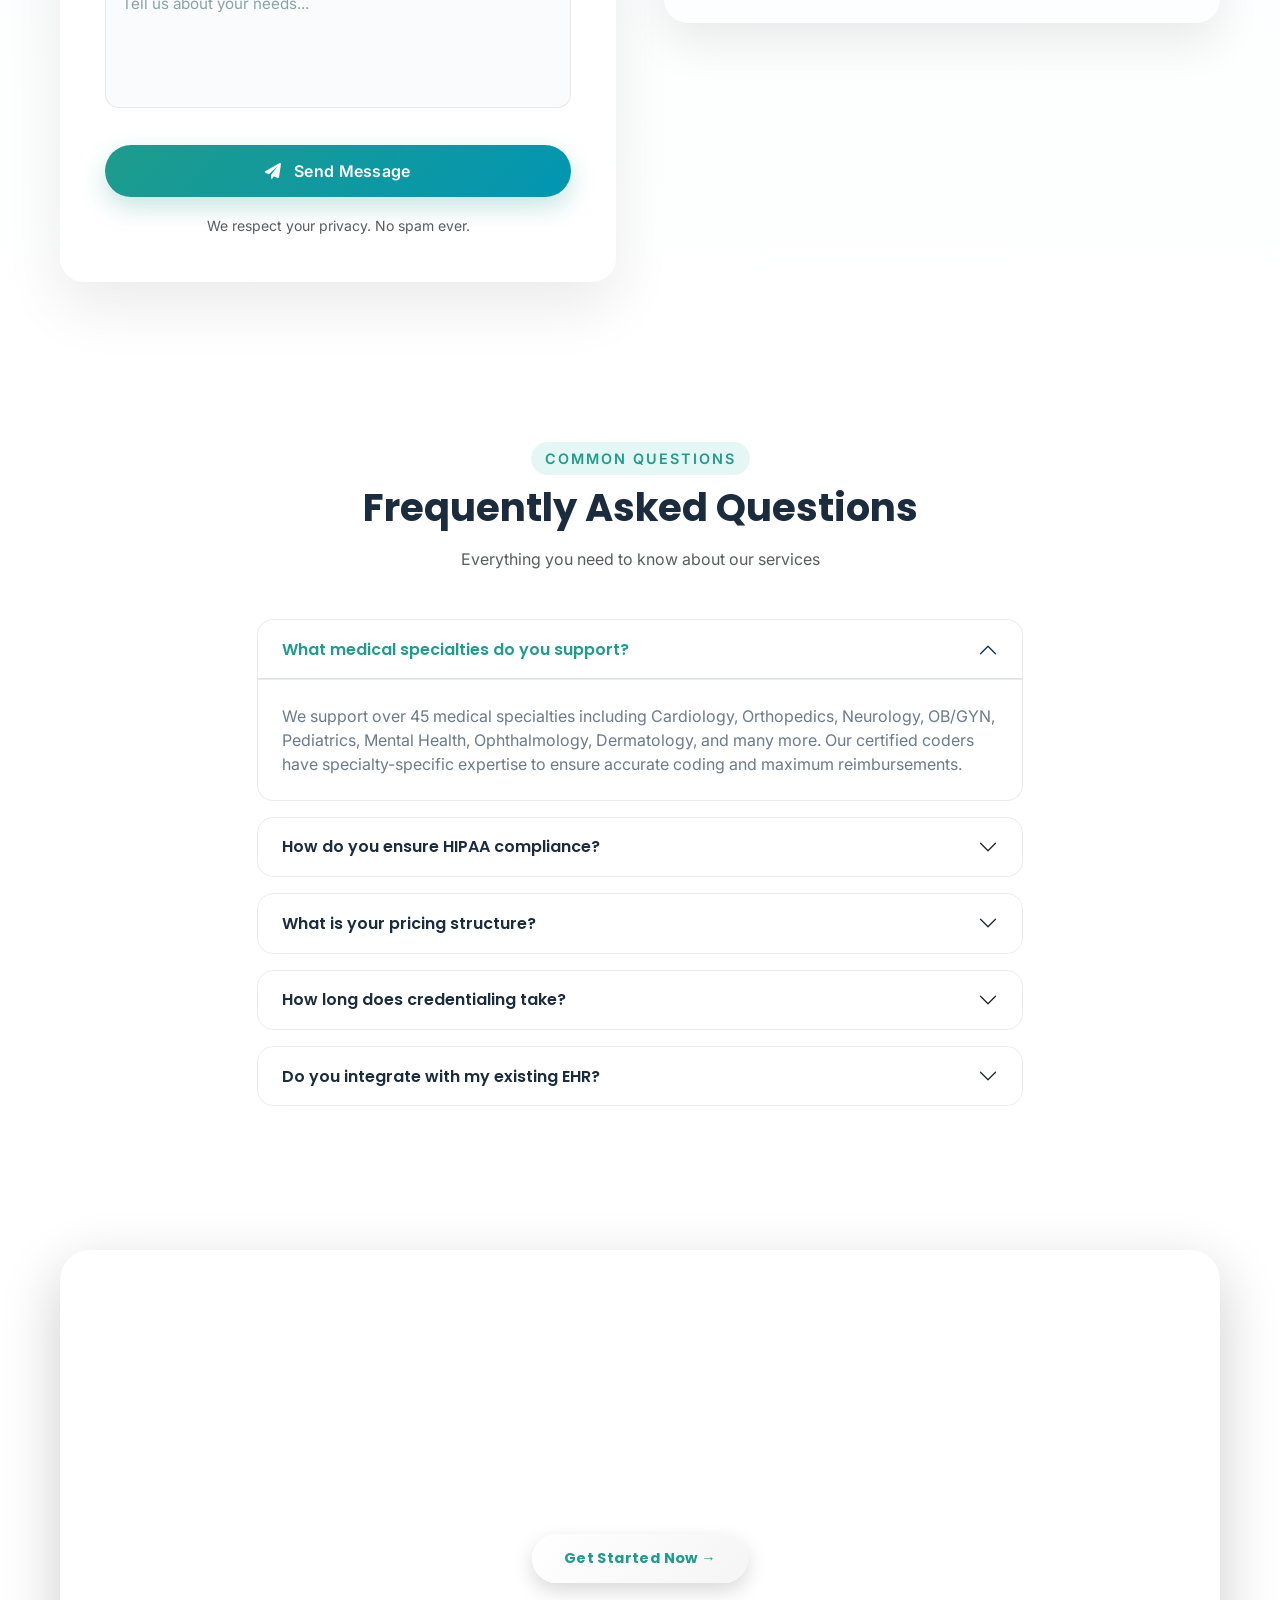
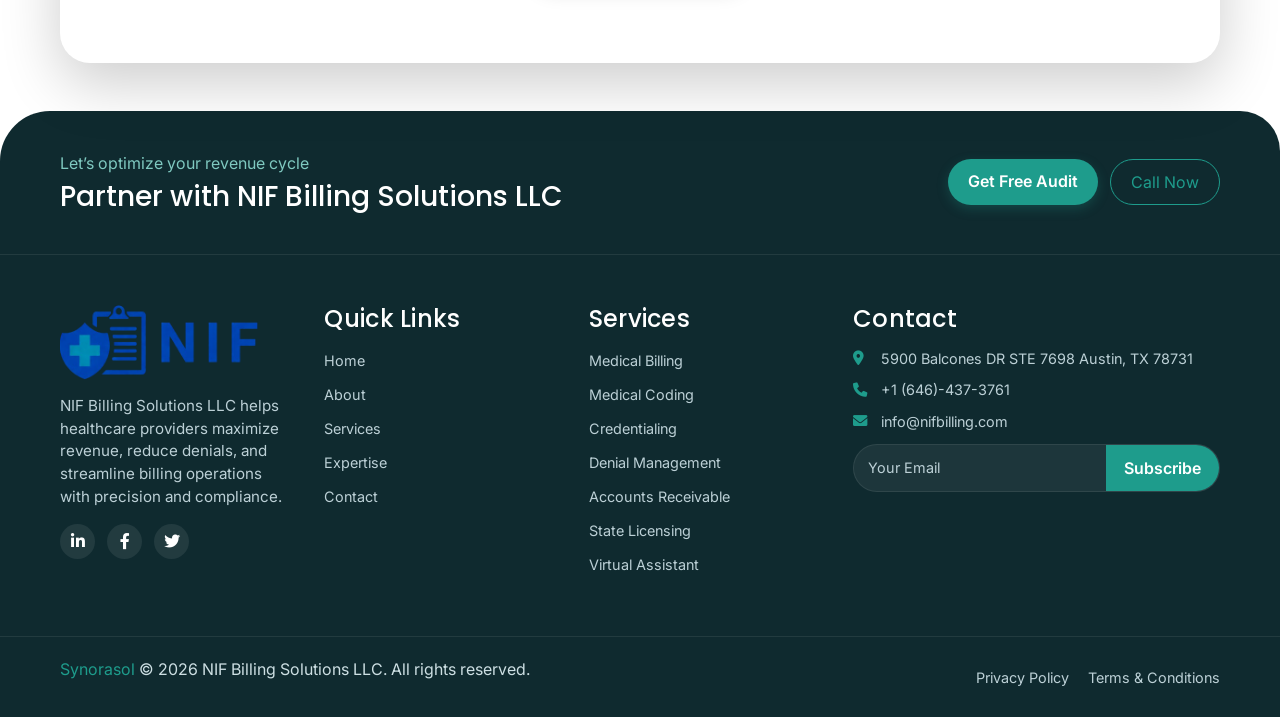
<file: contact.html>
<!DOCTYPE html>
<html lang="en">

<head>
    <meta charset="UTF-8">
    <meta name="viewport" content="width=device-width, initial-scale=1.0, user-scalable=yes">
    <title>Contact Us | NIF Billing Solutions LLC - Get In Touch</title>
    <!-- Bootstrap 5 CSS -->
    <link href="https://cdn.jsdelivr.net/npm/bootstrap@5.3.0-alpha1/dist/css/bootstrap.min.css" rel="stylesheet">
    <!-- Font Awesome 6 -->
    <link rel="stylesheet" href="https://cdnjs.cloudflare.com/ajax/libs/font-awesome/6.0.0-beta3/css/all.min.css">
    <!-- Google Fonts -->
    <link
        href="https://fonts.googleapis.com/css2?family=Inter:opsz,wght@14..32,300;14..32,400;14..32,500;14..32,600;14..32,700&family=Poppins:wght@400;500;600;700;800&display=swap"
        rel="stylesheet">
    <!-- AOS Library -->
    <link href="https://unpkg.com/aos@2.3.1/dist/aos.css" rel="stylesheet">
    <link rel="stylesheet" href="./css/master.css">
    <link rel="icon" type="image/png" href="./favicon/favicon-96x96.png" sizes="96x96" />
    <link rel="icon" type="image/svg+xml" href="./favicon/favicon.svg" />
    <link rel="shortcut icon" href="./favicon/favicon.ico" />
    <link rel="apple-touch-icon" sizes="180x180" href="./favicon/apple-touch-icon.png" />
    <meta name="apple-mobile-web-app-title" content="MyWebSite" />
    <link rel="manifest" href="/site.webmanifest" />
</head>

<body>

    <!-- Navbar -->
    <nav class="navbar navbar-expand-lg fixed-top" id="mainNavbar">
        <div class="container">
            <a class="navbar-brand navbar-brand-custom" href="index.html">
                <img src="./img/newlogo1.png" alt="NIF Billing Solutions LLCPro Logo" class="logo-img"
                    onerror="this.onerror=null; this.src='https://placehold.co/180x70/1f6e6b/white?text=NIF Billing Solutions LLCPro';">
            </a>
            <button class="navbar-toggler" type="button" data-bs-toggle="collapse" data-bs-target="#navbarNav"
                aria-controls="navbarNav" aria-expanded="false" aria-label="Toggle navigation">
                <span class="navbar-toggler-icon"></span>
            </button>
            <div class="collapse navbar-collapse" id="navbarNav">
                <ul class="navbar-nav ms-auto mb-2 mb-lg-0 align-items-lg-center">
                    <li class="nav-item"><a class="nav-link" href="index.html">Home</a></li>
                    <li class="nav-item"><a class="nav-link" href="about.html">About</a></li>
                    <li class="nav-item"><a class="nav-link" href="services.html">Services</a></li>
                    <li class="nav-item"><a class="nav-link" href="expertise.html">Expertise</a></li>
                    <li class="nav-item"><a class="nav-link" href="contact.html">Contact</a></li>
                    <li class="nav-item">
                        <a class="btn btn-teal2 ms-lg-3 px-4 py-2" href="#" style="font-size:0.9rem; font-weight:500;">
                            <i class="fas fa-file-invoice-dollar me-1"></i> Get Quote
                        </a>
                    </li>
                </ul>
            </div>
        </div>
    </nav>

    <!-- Page Header -->
    <section class="page-header">

        <!-- SVG BACKGROUND -->
        <div class="page-header-bg">
            <svg viewBox="0 0 1440 320" preserveAspectRatio="none">
                <path fill="rgba(0, 180, 160, 0.15)"
                    d="M0,128L80,154.7C160,181,320,235,480,250.7C640,267,800,245,960,224C1120,203,1280,181,1360,170.7L1440,160V0H0Z">
                </path>
            </svg>

            <svg viewBox="0 0 1440 320" preserveAspectRatio="none" class="wave-2">
                <path fill="rgba(0, 75, 174, 0.08)"
                    d="M0,192L60,176C120,160,240,128,360,133.3C480,139,600,181,720,186.7C840,192,960,160,1080,144C1200,128,1320,128,1380,128L1440,128V320H0Z">
                </path>
            </svg>
        </div>

        <div class="container">
            <div class="row align-items-center">
                <div class="col-lg-8 mx-auto text-center" data-aos="fade-up">

                    <span class="section-sub">
                        <i class="fas fa-envelope me-2"></i> Get In Touch
                    </span>

                    <h1 class="mt-3">
                        We're Here to Help <br>
                        <span>Contact Our Team Today</span>
                    </h1>

                    <p class="lead mt-4 text-muted">
                        Have questions about our medical billing services? Reach out to our expert team for a free
                        consultation. </p>

                </div>
            </div>
        </div>
    </section>

    <!-- Contact Info Cards -->
    <section class="container my-5">
        <div class="row g-4">
            <div class="col-md-4" data-aos="fade-up" data-aos-delay="100">
                <div class="contact-info-card">
                    <div class="contact-icon">
                        <i class="fas fa-phone-alt"></i>
                    </div>
                    <h3>Call Us</h3>
                    <p>Sales & Support</p>
                    <p><strong><a href="tel:+18882477762">+1 (646)-437-3761</a></strong></p>
                    <p class="small">Mon-Fri, 8am - 8pm EST</p>
                </div>
            </div>
            <div class="col-md-4" data-aos="fade-up" data-aos-delay="200">
                <div class="contact-info-card">
                    <div class="contact-icon">
                        <i class="fas fa-envelope"></i>
                    </div>
                    <h3>Email Us</h3>
                    <p>General Inquiries</p>
                    <p><strong><a href="mailto:hello@NIF Billing Solutions LLCpro.com">hello@NIF Billing Solutions
                                LLCpro.com</a></strong></p>
                    <p class="small">Support: <a href="mailto:support@NIF Billing Solutions LLCpro.com">support@NIF
                            Billing Solutions LLCpro.com</a></p>
                </div>
            </div>
            <div class="col-md-4" data-aos="fade-up" data-aos-delay="300">
                <div class="contact-info-card">
                    <div class="contact-icon">
                        <i class="fas fa-map-marker-alt"></i>
                    </div>
                    <h3>Visit Us</h3>
                    <p>5900 Balcones DR STE 7698</p>
                    <p><strong>Austin, TX 78731</strong></p>
                    <p class="small">By appointment only</p>
                </div>
            </div>
        </div>
    </section>

    <!-- Contact Form & Map Row -->
    <section class="contact-section" id="contact">
        <div class="container">
            <div class="row g-5">

                <!-- FORM -->
                <div class="col-lg-6" data-aos="fade-right">
                    <div class="contact-form-wrapper">

                        <span class="section-sub">Send a Message</span>
                        <h2 class="section-title mt-2" style="font-size: 1.9rem;">
                            Request a Free Consultation
                        </h2>
                        <p class="text-muted mb-4">
                            Fill out the form and our experts will contact you within 24 hours.
                        </p>

                        <form>
                            <div class="row g-3">

                                <div class="col-md-6">
                                    <input type="text" class="form-control-custom" placeholder="First Name" required>
                                </div>

                                <div class="col-md-6">
                                    <input type="text" class="form-control-custom" placeholder="Last Name" required>
                                </div>

                                <div class="col-12">
                                    <input type="email" class="form-control-custom" placeholder="Email Address"
                                        required>
                                </div>

                                <div class="col-12">
                                    <input type="tel" class="form-control-custom" placeholder="Phone Number" required>
                                </div>

                                <div class="col-12">
                                    <input type="text" class="form-control-custom" placeholder="Practice Name">
                                </div>

                                <div class="col-12">
                                    <select class="form-control-custom">
                                        <option>Select Service</option>
                                        <option>Revenue Cycle Management</option>
                                        <option>Medical Coding</option>
                                        <option>Credentialing</option>
                                        <option>Denial Management</option>
                                        <option>Other</option>
                                    </select>
                                </div>

                                <div class="col-12">
                                    <textarea class="form-control-custom"
                                        placeholder="Tell us about your needs..."></textarea>
                                </div>

                                <div class="col-12">
                                    <button class="btn-submit">
                                        <i class="fas fa-paper-plane me-2"></i> Send Message
                                    </button>
                                </div>

                                <div class="col-12 text-center">
                                    <small class="text-muted">
                                        We respect your privacy. No spam ever.
                                    </small>
                                </div>

                            </div>
                        </form>
                    </div>
                </div>

                <!-- RIGHT SIDE -->
                <div class="col-lg-6" data-aos="fade-left">

                    <!-- MAP -->
                    <div class="map-wrapper mb-4">
                        <iframe
                            src="https://www.google.com/maps/embed?pb=!1m18!1m12!1m3!1d3443.3270128314166!2d-97.75741282393595!3d30.34165490442701!2m3!1f0!2f0!3f0!3m2!1i1024!2i768!4f13.1!3m3!1m2!1s0x8644cae2feb064b3%3A0xd449e33766b0a1e1!2s5900%20Balcones%20Dr%20%237698%2C%20Austin%2C%20TX%2078731%2C%20USA!5e0!3m2!1sen!2s!4v1776252554923!5m2!1sen!2s"
                            width="600" height="450" style="border:0;" allowfullscreen="" loading="lazy"
                            referrerpolicy="no-referrer-when-downgrade"></iframe>
                    </div>

                    <!-- OFFICE CARD -->
                    <div class="office-card">

                        <div class="d-flex align-items-center gap-3 mb-3">
                            <div class="icon-box">
                                <i class="fas fa-clock"></i>
                            </div>
                            <h5 class="mb-0 fw-bold">Office Hours</h5>
                        </div>

                        <div class="row">
                            <div class="col-6">
                                <p class="fw-semibold mb-1">Mon - Fri</p>
                                <p class="text-muted small">8 AM – 8 PM EST</p>
                            </div>
                            <div class="col-6">
                                <p class="fw-semibold mb-1">Weekend</p>
                                <p class="text-muted small">10 AM – 4 PM EST</p>
                            </div>
                        </div>

                        <hr class="contact-divider">

                        <div class="d-flex align-items-center gap-3">
                            <div class="icon-box">
                                <i class="fas fa-headset"></i>
                            </div>
                            <div>
                                <p class="fw-semibold mb-0">24/7 Emergency Support</p>
                                <p class="text-muted small mb-0">
                                    Call us anytime for urgent billing issues
                                </p>
                            </div>
                        </div>

                    </div>

                </div>

            </div>
        </div>
    </section>

    <!-- FAQ Section -->
    <section class="faq-section">
        <div class="container">
            <div class="text-center mb-5" data-aos="fade-up">
                <span class="section-sub">Common Questions</span>
                <h2 class="section-title">Frequently Asked Questions</h2>
                <p class="text-muted">Everything you need to know about our services</p>
            </div>
            <div class="row justify-content-center">
                <div class="col-lg-8" data-aos="fade-up">
                    <div class="accordion" id="faqAccordion">
                        <div class="accordion-item">
                            <h2 class="accordion-header">
                                <button class="accordion-button" type="button" data-bs-toggle="collapse"
                                    data-bs-target="#faq1">
                                    What medical specialties do you support?
                                </button>
                            </h2>
                            <div id="faq1" class="accordion-collapse collapse show" data-bs-parent="#faqAccordion">
                                <div class="accordion-body">
                                    We support over 45 medical specialties including Cardiology, Orthopedics, Neurology,
                                    OB/GYN, Pediatrics, Mental Health, Ophthalmology, Dermatology, and many more. Our
                                    certified coders have specialty-specific expertise to ensure accurate coding and
                                    maximum reimbursements.
                                </div>
                            </div>
                        </div>
                        <div class="accordion-item">
                            <h2 class="accordion-header">
                                <button class="accordion-button collapsed" type="button" data-bs-toggle="collapse"
                                    data-bs-target="#faq2">
                                    How do you ensure HIPAA compliance?
                                </button>
                            </h2>
                            <div id="faq2" class="accordion-collapse collapse" data-bs-parent="#faqAccordion">
                                <div class="accordion-body">
                                    We maintain strict HIPAA compliance through encrypted data transmission, secure
                                    servers, regular security audits, employee training, and signed Business Associate
                                    Agreements (BAAs) with all clients. Our platform is SOC 2 Type II certified.
                                </div>
                            </div>
                        </div>
                        <div class="accordion-item">
                            <h2 class="accordion-header">
                                <button class="accordion-button collapsed" type="button" data-bs-toggle="collapse"
                                    data-bs-target="#faq3">
                                    What is your pricing structure?
                                </button>
                            </h2>
                            <div id="faq3" class="accordion-collapse collapse" data-bs-parent="#faqAccordion">
                                <div class="accordion-body">
                                    We offer flexible pricing models including percentage of collections (3.5% - 4.9%),
                                    flat fee per claim, and custom enterprise pricing. We provide a free billing
                                    assessment to determine the most cost-effective solution for your practice.
                                </div>
                            </div>
                        </div>
                        <div class="accordion-item">
                            <h2 class="accordion-header">
                                <button class="accordion-button collapsed" type="button" data-bs-toggle="collapse"
                                    data-bs-target="#faq4">
                                    How long does credentialing take?
                                </button>
                            </h2>
                            <div id="faq4" class="accordion-collapse collapse" data-bs-parent="#faqAccordion">
                                <div class="accordion-body">
                                    Credentialing timelines vary by payer, typically ranging from 60 to 120 days. Our
                                    team expedites the process by ensuring all documentation is complete and accurate
                                    before submission, and we provide regular status updates throughout.
                                </div>
                            </div>
                        </div>
                        <div class="accordion-item">
                            <h2 class="accordion-header">
                                <button class="accordion-button collapsed" type="button" data-bs-toggle="collapse"
                                    data-bs-target="#faq5">
                                    Do you integrate with my existing EHR?
                                </button>
                            </h2>
                            <div id="faq5" class="accordion-collapse collapse" data-bs-parent="#faqAccordion">
                                <div class="accordion-body">
                                    Yes! We integrate with all major EHR and practice management systems including Epic,
                                    Cerner, Athenahealth, Kareo, AdvancedMD, DrChrono, Tebra, Practice Fusion, and many
                                    more. Our team handles the technical setup at no additional cost.
                                </div>
                            </div>
                        </div>
                    </div>
                </div>
            </div>
        </div>
    </section>

    <!-- CTA Section -->
    <div class="container my-5">
        <div class="parallax-cta text-center text-white position-relative overflow-hidden">

            <!-- CONTENT -->
            <div class="cta-content">
                <h2 class="fw-bold">
                    Ready to Boost Your Practice Revenue?
                </h2>

                <p class="lead mt-3">
                    Join 1,200+ US healthcare providers who trust us to optimize their billing & revenue cycle.
                </p>

                <div class="mt-4">
                    <a href="#contact" class="btn btn-cta">
                        Get Started Now →
                    </a>
                </div>
            </div>

        </div>
    </div>

    <!-- Footer -->
    <footer class="footer">

        <!-- TOP CTA -->
        <div class="footer-cta">
            <div class="container">
                <div class="footer-cta-inner">
                    <div class="cta-text">
                        <p>Let’s optimize your revenue cycle</p>
                        <h3>Partner with NIF Billing Solutions LLC</h3>
                    </div>

                    <div class="cta-buttons">
                        <a href="#" class="btn-primary">Get Free Audit</a>
                        <a href="+1 (646)-437-3761" class="btn-outline">Call Now</a>
                    </div>
                </div>
            </div>
        </div>

        <!-- MAIN -->
        <div class="footer-main">
            <div class="container">
                <div class="footer-grid">

                    <!-- BRAND -->
                    <div class="footer-col">
                        <div class="footer-brand">
                            <img src="./img/newlogo1.png" alt="logo">
                        </div>

                        <p class="footer-desc">
                            NIF Billing Solutions LLC helps healthcare providers maximize revenue,
                            reduce denials, and streamline billing operations with precision and compliance.
                        </p>

                        <div class="socials">
                            <a href="#"><i class="fab fa-linkedin-in"></i></a>
                            <a href="#"><i class="fab fa-facebook-f"></i></a>
                            <a href="#"><i class="fab fa-twitter"></i></a>
                        </div>
                    </div>

                    <!-- LINKS -->
                    <div class="footer-col">
                        <h5>Quick Links</h5>
                        <ul>
                            <li><a href="index.html">Home</a></li>
                            <li><a href="about.html">About</a></li>
                            <li><a href="services.html">Services</a></li>
                            <li><a href="expertise.html">Expertise</a></li>
                            <li><a href="contact.html">Contact</a></li>
                        </ul>
                    </div>

                    <!-- SERVICES -->
                    <div class="footer-col">
                        <h5>Services</h5>
                        <ul>
                            <li><a href="medical-billing.html">Medical Billing</a></li>
                            <li><a href="medical-coding.html">Medical Coding</a></li>
                            <li><a href="medical-credentialing.html">Credentialing</a></li>
                            <li><a href="denial-management.html">Denial Management</a></li>
                            <li><a href="accounts-receivable.html">Accounts Receivable</a></li>
                            <li><a href="state-licensing.html">State Licensing</a></li>
                            <li><a href="virtual-assistant.html">Virtual Assistant</a></li>
                        </ul>
                    </div>

                    <!-- CONTACT -->
                    <div class="footer-col">
                        <h5>Contact</h5>
                        <ul class="contact-list">
                            <li><i class="fas fa-map-marker-alt"></i> 5900 Balcones DR STE 7698
                                Austin, TX 78731</li>
                            <li><i class="fas fa-phone"></i> +1 (646)-437-3761</li>
                            <li><i class="fas fa-envelope"></i> info@nifbilling.com</li>
                        </ul>

                        <div class="newsletter">
                            <input type="email" placeholder="Your Email">
                            <button>Subscribe</button>
                        </div>
                    </div>

                </div>
            </div>
        </div>

        <!-- BOTTOM -->
        <div class="footer-bottom">
            <div class="container footer-bottom-inner">
                <p>
                    <a href="https://synorasol.com" target="_blank" style="color:#1e9c8c; text-decoration:none;">
                        Synorasol
                    </a>
                    © 2026 NIF Billing Solutions LLC. All rights reserved.
                </p>

                <div class="footer-links">
                    <a href="privacy-policy.html">Privacy Policy</a>
                    <a href="terms-and-condition.html">Terms & Conditions</a>
                </div>
            </div>
        </div>

    </footer>

    <script src="https://cdn.jsdelivr.net/npm/bootstrap@5.3.0-alpha1/dist/js/bootstrap.bundle.min.js"></script>
    <script src="https://unpkg.com/aos@2.3.1/dist/aos.js"></script>
    <script>
        AOS.init({
            duration: 800,
            once: true,
            offset: 100
        });
    </script>
</body>

</html>
</file>
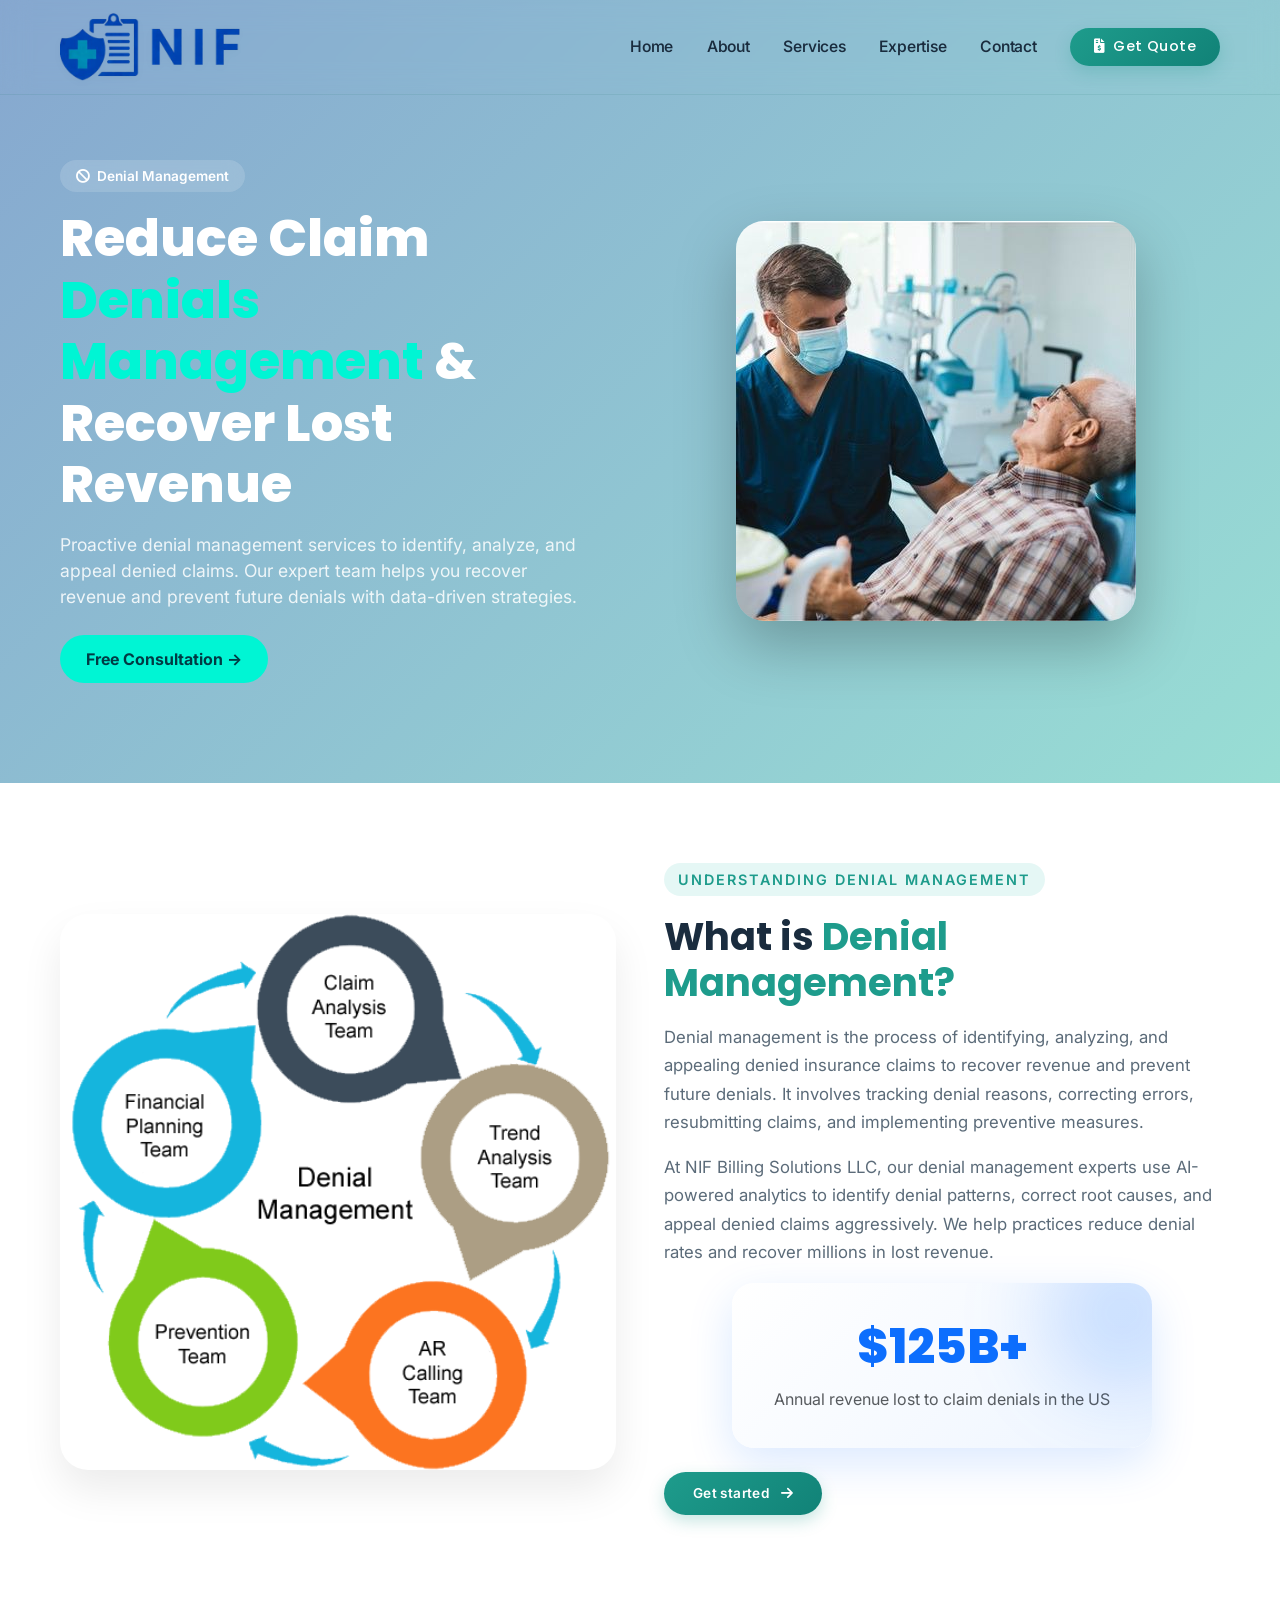
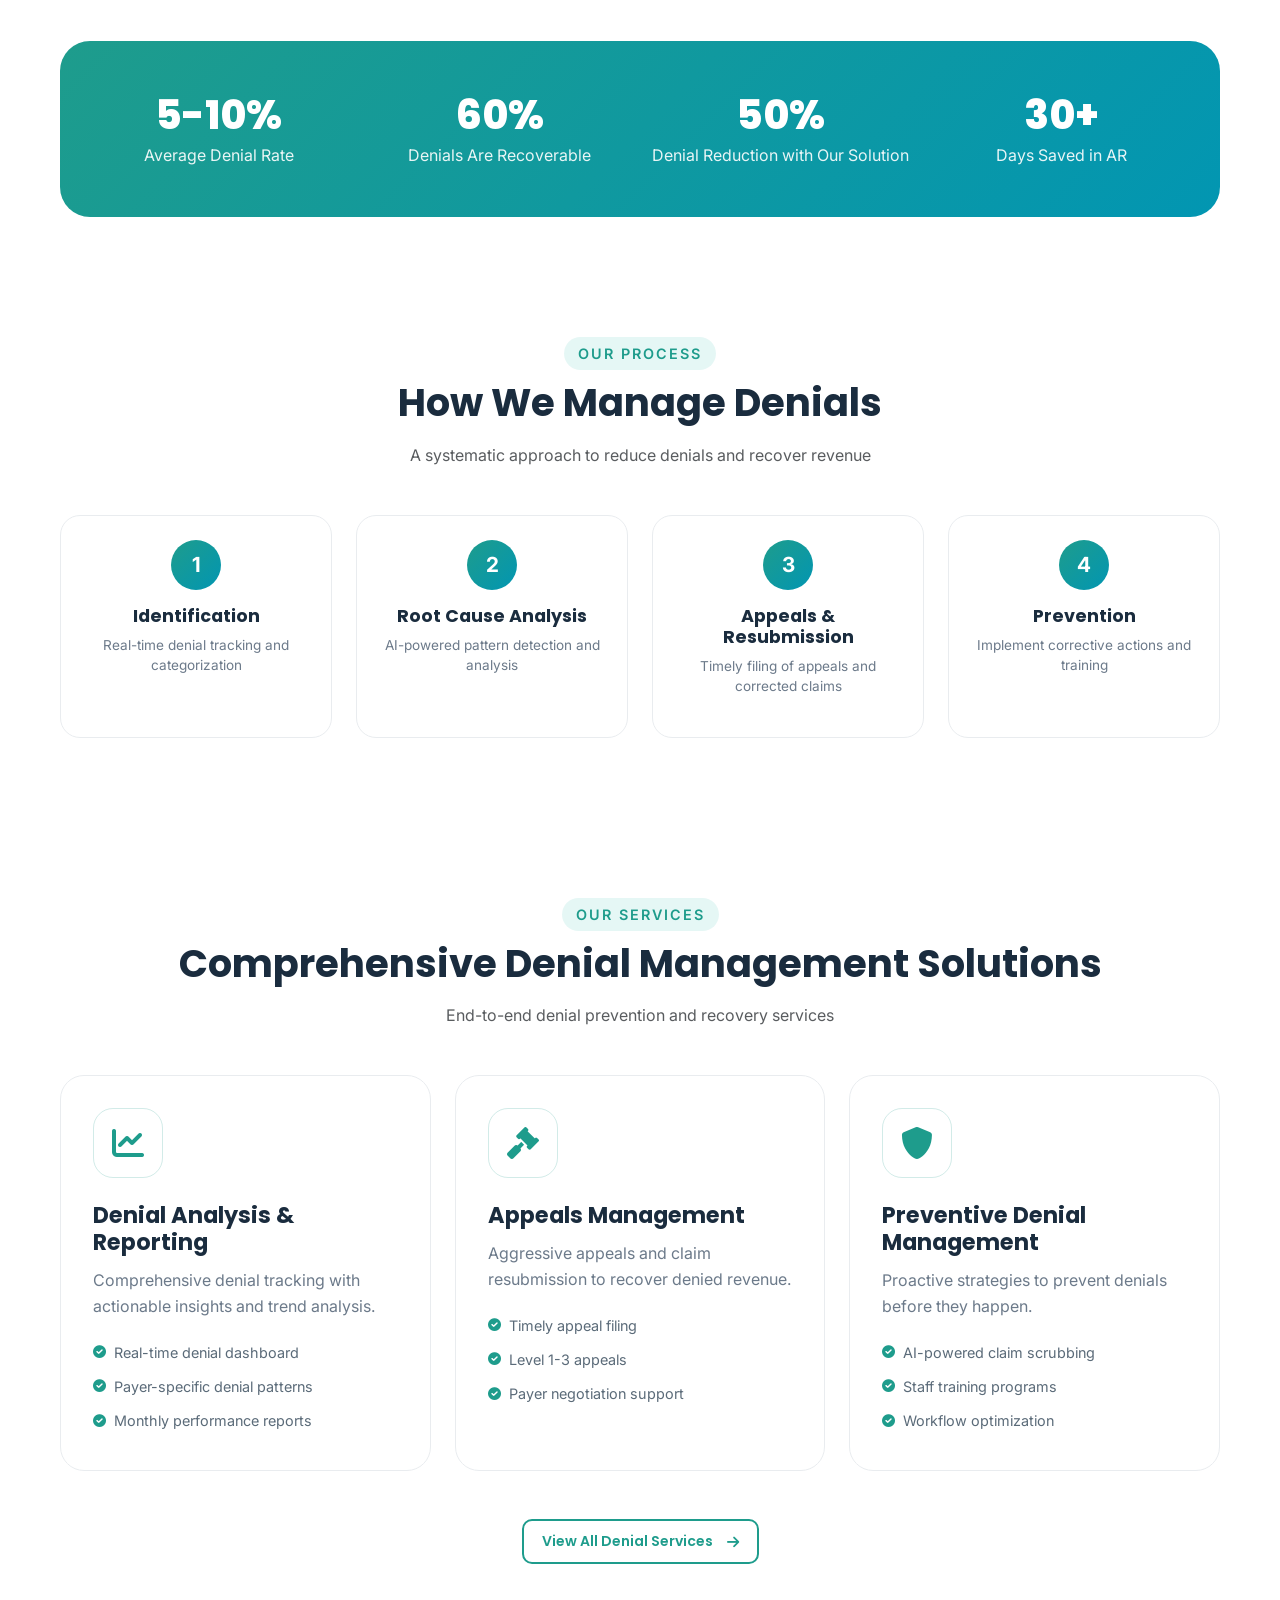
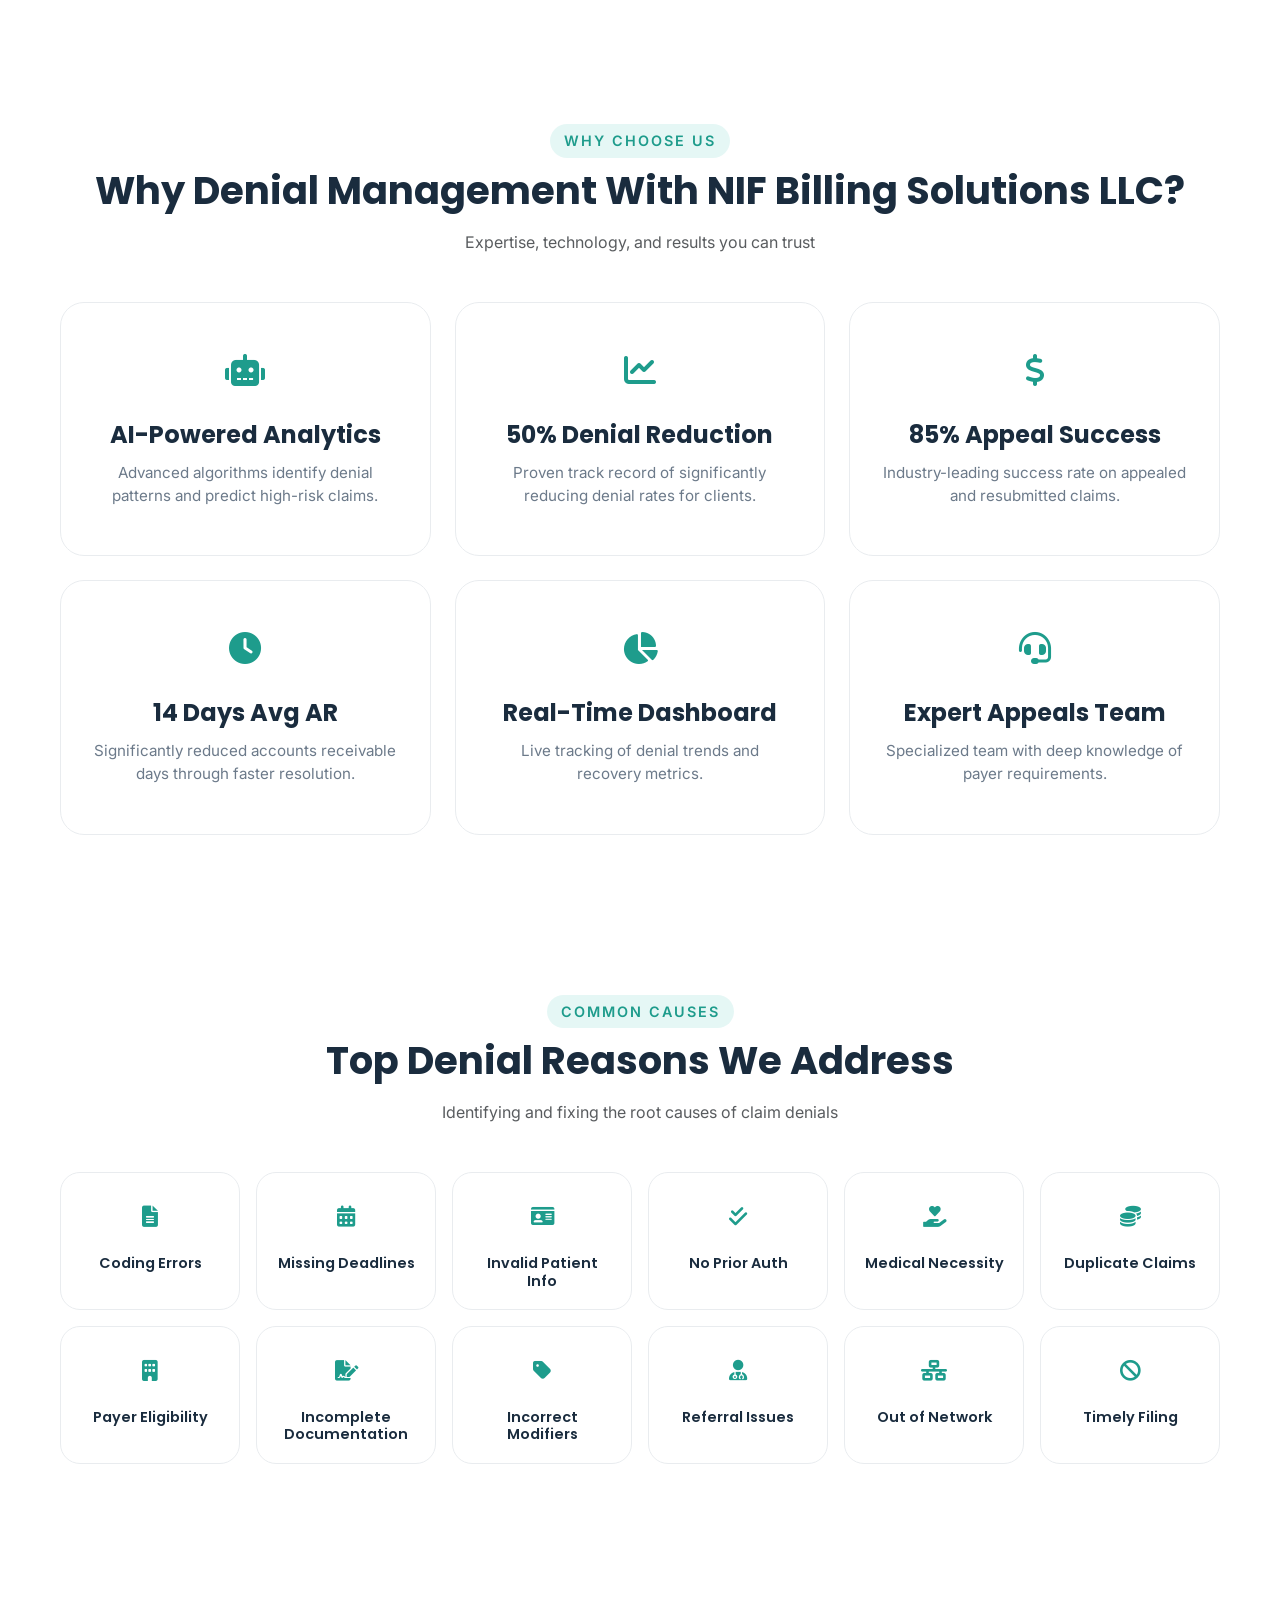
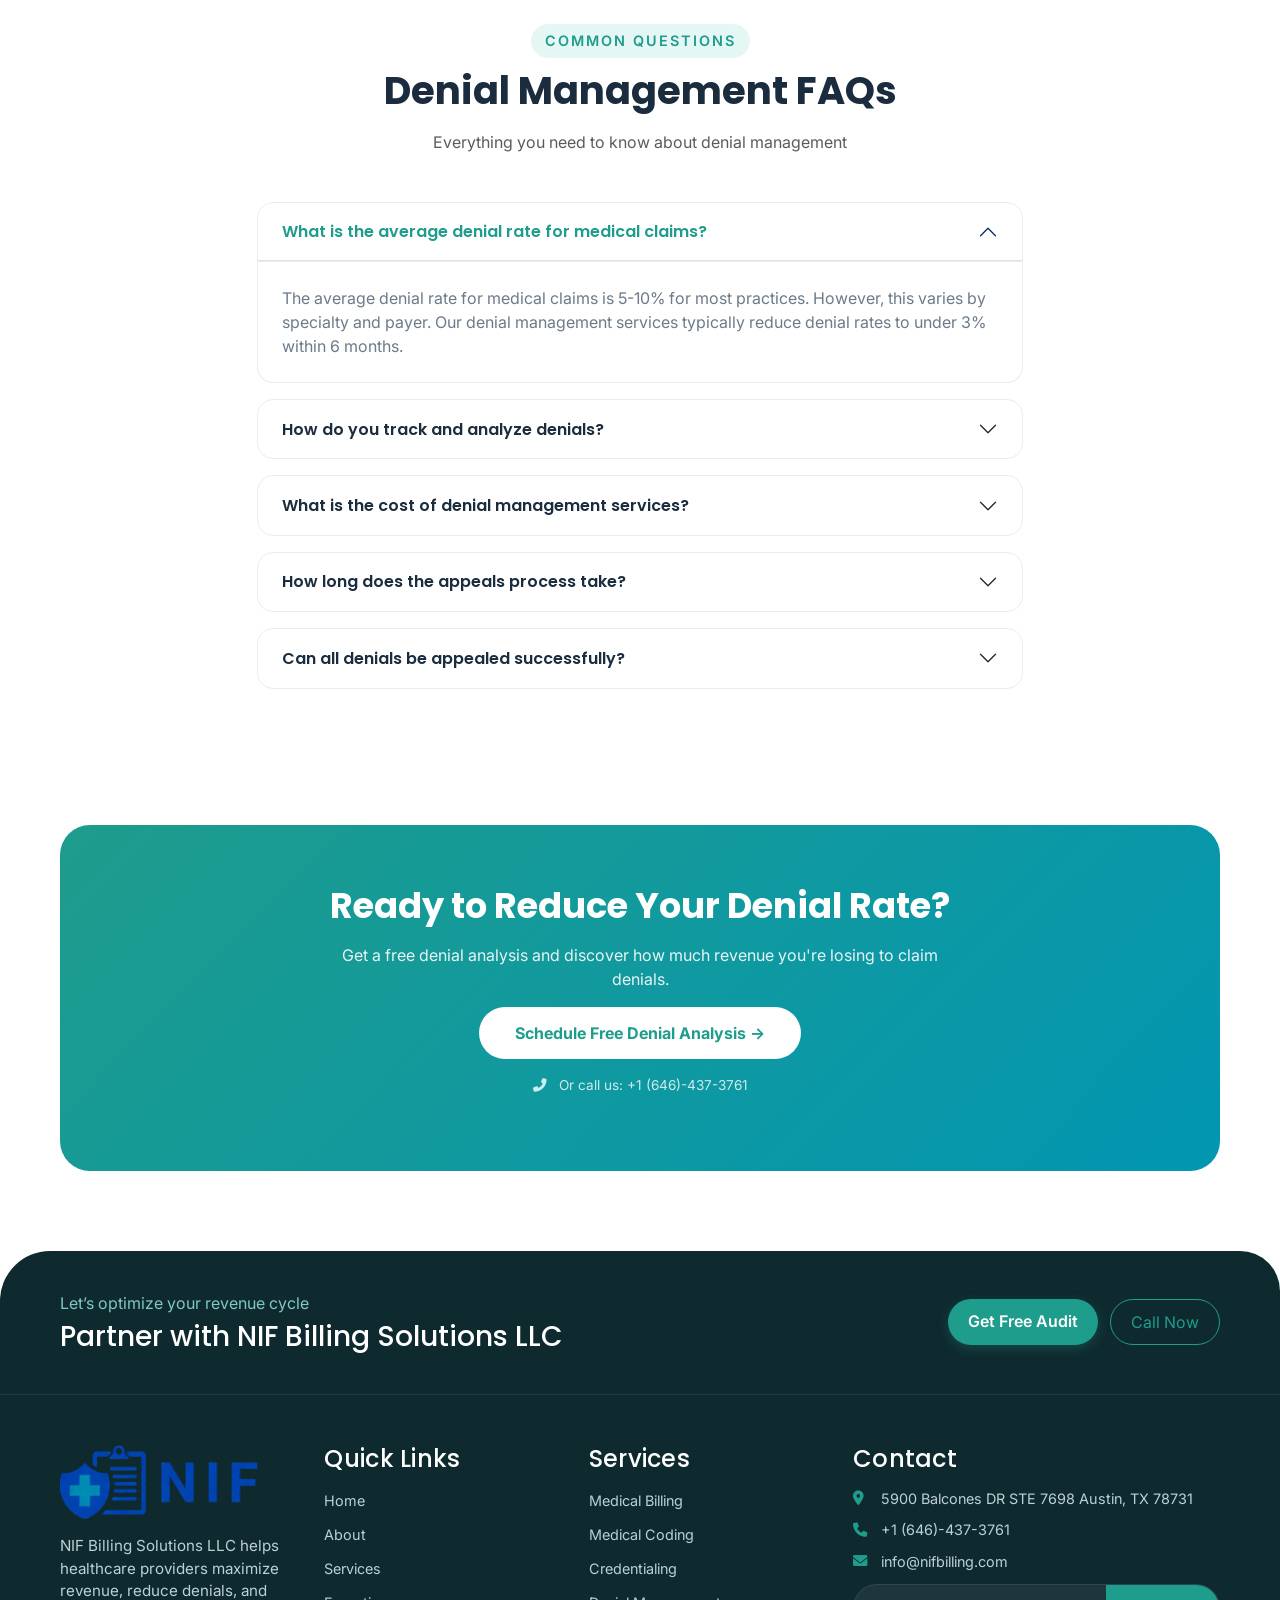
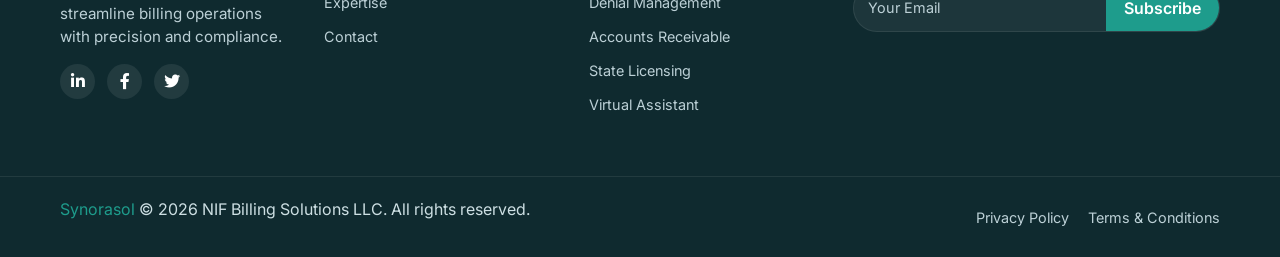
<file: denial-management.html>
<!DOCTYPE html>
<html lang="en">

<head>
    <meta charset="UTF-8">
    <meta name="viewport" content="width=device-width, initial-scale=1.0, user-scalable=yes">
    <title>Denial Management | NIF Billing Solutions LLC - Reduce Claim Denials & Recover Revenue</title>
    <!-- Bootstrap 5 CSS -->
    <link href="https://cdn.jsdelivr.net/npm/bootstrap@5.3.0-alpha1/dist/css/bootstrap.min.css" rel="stylesheet">
    <!-- Font Awesome 6 -->
    <link rel="stylesheet" href="https://cdnjs.cloudflare.com/ajax/libs/font-awesome/6.0.0-beta3/css/all.min.css">
    <!-- Google Fonts -->
    <link
        href="https://fonts.googleapis.com/css2?family=Inter:opsz,wght@14..32,300;400;500;600;700&family=Poppins:wght@400;500;600;700;800&display=swap"
        rel="stylesheet">
    <!-- AOS Library -->
    <link href="https://unpkg.com/aos@2.3.1/dist/aos.css" rel="stylesheet">
    <link rel="stylesheet" href="css/master.css">
    <link rel="icon" type="image/png" href="./favicon/favicon-96x96.png" sizes="96x96" />
    <link rel="icon" type="image/svg+xml" href="./favicon/favicon.svg" />
    <link rel="shortcut icon" href="./favicon/favicon.ico" />
    <link rel="apple-touch-icon" sizes="180x180" href="./favicon/apple-touch-icon.png" />
    <meta name="apple-mobile-web-app-title" content="MyWebSite" />
    <link rel="manifest" href="/site.webmanifest" />
</head>

<body>
    <!-- Navbar -->
    <nav class="navbar navbar-expand-lg fixed-top" id="mainNavbar">
        <div class="container">
            <a class="navbar-brand navbar-brand-custom" href="index.html">
                <img src="./img/newlogo1.png" alt="NIF Billing Solutions LLCPro Logo" class="logo-img"
                    onerror="this.onerror=null; this.src='https://placehold.co/180x70/1f6e6b/white?text=NIF Billing Solutions LLCPro';">
            </a>
            <button class="navbar-toggler" type="button" data-bs-toggle="collapse" data-bs-target="#navbarNav"
                aria-controls="navbarNav" aria-expanded="false" aria-label="Toggle navigation">
                <span class="navbar-toggler-icon"></span>
            </button>
            <div class="collapse navbar-collapse" id="navbarNav">
                <ul class="navbar-nav ms-auto mb-2 mb-lg-0 align-items-lg-center">
                    <li class="nav-item"><a class="nav-link" href="index.html">Home</a></li>
                    <li class="nav-item"><a class="nav-link" href="about.html">About</a></li>
                    <li class="nav-item"><a class="nav-link" href="services.html">Services</a></li>
                    <li class="nav-item"><a class="nav-link" href="expertise.html">Expertise</a></li>
                    <li class="nav-item"><a class="nav-link" href="contact.html">Contact</a></li>
                    <li class="nav-item">
                        <a class="btn btn-teal2 ms-lg-3 px-4 py-2" href="#" style="font-size:0.9rem; font-weight:500;">
                            <i class="fas fa-file-invoice-dollar me-1"></i> Get Quote
                        </a>
                    </li>
                </ul>
            </div>
        </div>
    </nav>

    <!-- Hero Section -->
    <section class="medicalbilling-hero">

        <!-- BACKGROUND IMAGE LAYER -->
        <div class="medicalbilling-hero-bg"></div>

        <!-- OVERLAY -->
        <div class="medicalbilling-hero-overlay"></div>

        <div class="container">
            <div class="row align-items-center">

                <!-- LEFT CONTENT -->
                <div class="col-lg-6 text-center text-lg-start" data-aos="fade-right">

                    <div class="medicalbilling-hero-badge">
                        <i class="fas fa-ban me-1"></i> Denial Management
                    </div>

                    <h1 class="medicalbilling-hero-title">
                        Reduce Claim <span>Denials Management</span> & Recover Lost Revenue
                    </h1>

                    <p class="medicalbilling-hero-text mt-3 mb-4">
                        Proactive denial management services to identify, analyze, and appeal denied claims. Our expert
                        team helps you recover revenue and prevent future denials with data-driven strategies.
                    </p>

                    <div class="d-flex flex-wrap gap-3 justify-content-center justify-content-lg-start">
                        <a href="contact.html" class="medicalbilling-btn-primary">Free Consultation →</a>
                    </div>

                </div>

                <!-- RIGHT IMAGE -->
                <div class="col-lg-6 text-center mt-5 mt-lg-0" data-aos="fade-left">
                    <img src="./img/denial.jpg" loading="lazy" class="medicalbilling-hero-img"
                        alt="Denial Management Professional">
                </div>

            </div>
        </div>
    </section>

    <!-- What is Denial Management Section -->
    <section class="what-is-section">
        <div class="container">
            <div class="row align-items-center g-5">
                <div class="col-lg-6" data-aos="fade-right">
                    <img src="./img/denial-management.png" loading="lazy" alt="What is Denial Management"
                        class="what-is-img">
                </div>
                <div class="col-lg-6" data-aos="fade-left">
                    <span class="section-sub">Understanding Denial Management</span>
                    <h2 class="section-title mt-2">What is <span style="color: var(--teal);">Denial Management?</span>
                    </h2>
                    <p class="what-is-text">Denial management is the process of identifying, analyzing, and appealing
                        denied insurance claims to recover revenue and prevent future denials. It involves tracking
                        denial reasons, correcting errors, resubmitting claims, and implementing preventive measures.
                    </p>
                    <p class="what-is-text mt-3">At NIF Billing Solutions LLC, our denial management experts use
                        AI-powered analytics to identify denial patterns, correct root causes, and appeal denied claims
                        aggressively. We help practices reduce denial rates and recover millions in lost revenue.</p>
                    <div class="stat-bubble">
                        <h3>$125B+</h3>
                        <p class="text-muted mb-0">Annual revenue lost to claim denials in the US</p>
                    </div>
                    <div class="mt-4">
                        <a href="contact.html" class="btn-teal">Get started <i class="fas fa-arrow-right ms-2"></i></a>
                    </div>
                </div>
            </div>
        </div>
    </section>

    <!-- Denial Stats Row -->
    <div class="container">
        <div class="stats-row" data-aos="zoom-in">
            <div class="row text-center">
                <div class="col-md-3 col-6">
                    <div class="stat-item">
                        <h3>5-10%</h3>
                        <p>Average Denial Rate</p>
                    </div>
                </div>
                <div class="col-md-3 col-6">
                    <div class="stat-item">
                        <h3>60%</h3>
                        <p>Denials Are Recoverable</p>
                    </div>
                </div>
                <div class="col-md-3 col-6">
                    <div class="stat-item">
                        <h3>50%</h3>
                        <p>Denial Reduction with Our Solution</p>
                    </div>
                </div>
                <div class="col-md-3 col-6">
                    <div class="stat-item">
                        <h3>30+</h3>
                        <p>Days Saved in AR</p>
                    </div>
                </div>
            </div>
        </div>
    </div>

    <!-- Denial Management Process -->
    <section class="process-section">
        <div class="container">
            <div class="text-center mb-5" data-aos="fade-up">
                <span class="section-sub">Our Process</span>
                <h2 class="section-title">How We Manage Denials</h2>
                <p class="text-muted">A systematic approach to reduce denials and recover revenue</p>
            </div>
            <div class="row g-4">
                <div class="col-md-3" data-aos="fade-up" data-aos-delay="100">
                    <div class="process-card">
                        <div class="process-number">1</div>
                        <h4>Identification</h4>
                        <p>Real-time denial tracking and categorization</p>
                    </div>
                </div>
                <div class="col-md-3" data-aos="fade-up" data-aos-delay="200">
                    <div class="process-card">
                        <div class="process-number">2</div>
                        <h4>Root Cause Analysis</h4>
                        <p>AI-powered pattern detection and analysis</p>
                    </div>
                </div>
                <div class="col-md-3" data-aos="fade-up" data-aos-delay="300">
                    <div class="process-card">
                        <div class="process-number">3</div>
                        <h4>Appeals & Resubmission</h4>
                        <p>Timely filing of appeals and corrected claims</p>
                    </div>
                </div>
                <div class="col-md-3" data-aos="fade-up" data-aos-delay="400">
                    <div class="process-card">
                        <div class="process-number">4</div>
                        <h4>Prevention</h4>
                        <p>Implement corrective actions and training</p>
                    </div>
                </div>
            </div>
        </div>
    </section>

    <!-- Denial Services Cards -->
    <section class="services-section">
        <div class="container">
            <div class="text-center mb-5" data-aos="fade-up">
                <span class="section-sub">Our Services</span>
                <h2 class="section-title">Comprehensive Denial Management Solutions</h2>
                <p class="text-muted">End-to-end denial prevention and recovery services</p>
            </div>
            <div class="row g-4">
                <div class="col-md-4" data-aos="fade-up" data-aos-delay="100">
                    <div class="service-card">
                        <div class="service-icon">
                            <i class="fas fa-chart-line"></i>
                        </div>
                        <h3>Denial Analysis & Reporting</h3>
                        <p>Comprehensive denial tracking with actionable insights and trend analysis.</p>
                        <ul class="service-features">
                            <li><i class="fas fa-check-circle"></i> Real-time denial dashboard</li>
                            <li><i class="fas fa-check-circle"></i> Payer-specific denial patterns</li>
                            <li><i class="fas fa-check-circle"></i> Monthly performance reports</li>
                        </ul>
                    </div>
                </div>
                <div class="col-md-4" data-aos="fade-up" data-aos-delay="200">
                    <div class="service-card">
                        <div class="service-icon">
                            <i class="fas fa-gavel"></i>
                        </div>
                        <h3>Appeals Management</h3>
                        <p>Aggressive appeals and claim resubmission to recover denied revenue.</p>
                        <ul class="service-features">
                            <li><i class="fas fa-check-circle"></i> Timely appeal filing</li>
                            <li><i class="fas fa-check-circle"></i> Level 1-3 appeals</li>
                            <li><i class="fas fa-check-circle"></i> Payer negotiation support</li>
                        </ul>
                    </div>
                </div>
                <div class="col-md-4" data-aos="fade-up" data-aos-delay="300">
                    <div class="service-card">
                        <div class="service-icon">
                            <i class="fas fa-shield-alt"></i>
                        </div>
                        <h3>Preventive Denial Management</h3>
                        <p>Proactive strategies to prevent denials before they happen.</p>
                        <ul class="service-features">
                            <li><i class="fas fa-check-circle"></i> AI-powered claim scrubbing</li>
                            <li><i class="fas fa-check-circle"></i> Staff training programs</li>
                            <li><i class="fas fa-check-circle"></i> Workflow optimization</li>
                        </ul>
                    </div>
                </div>
            </div>
            <div class="text-center mt-5" data-aos="fade-up">
                <a href="services.html" class="btn btn-outline-teal">View All Denial Services <i
                        class="fas fa-arrow-right ms-2"></i></a>
            </div>
        </div>
    </section>

    <!-- Why Choose Us Section -->
    <section class="why-us-section">
        <div class="container">
            <div class="text-center mb-5" data-aos="fade-up">
                <span class="section-sub">Why Choose Us</span>
                <h2 class="section-title">Why Denial Management With NIF Billing Solutions LLC?</h2>
                <p class="text-muted">Expertise, technology, and results you can trust</p>
            </div>
            <div class="row g-4">
                <div class="col-md-4" data-aos="fade-up" data-aos-delay="100">
                    <div class="why-card">
                        <div class="why-icon"><i class="fas fa-robot"></i></div>
                        <h4>AI-Powered Analytics</h4>
                        <p>Advanced algorithms identify denial patterns and predict high-risk claims.</p>
                    </div>
                </div>
                <div class="col-md-4" data-aos="fade-up" data-aos-delay="200">
                    <div class="why-card">
                        <div class="why-icon"><i class="fas fa-chart-line"></i></div>
                        <h4>50% Denial Reduction</h4>
                        <p>Proven track record of significantly reducing denial rates for clients.</p>
                    </div>
                </div>
                <div class="col-md-4" data-aos="fade-up" data-aos-delay="300">
                    <div class="why-card">
                        <div class="why-icon"><i class="fas fa-dollar-sign"></i></div>
                        <h4>85% Appeal Success</h4>
                        <p>Industry-leading success rate on appealed and resubmitted claims.</p>
                    </div>
                </div>
                <div class="col-md-4" data-aos="fade-up" data-aos-delay="400">
                    <div class="why-card">
                        <div class="why-icon"><i class="fas fa-clock"></i></div>
                        <h4>14 Days Avg AR</h4>
                        <p>Significantly reduced accounts receivable days through faster resolution.</p>
                    </div>
                </div>
                <div class="col-md-4" data-aos="fade-up" data-aos-delay="500">
                    <div class="why-card">
                        <div class="why-icon"><i class="fas fa-chart-pie"></i></div>
                        <h4>Real-Time Dashboard</h4>
                        <p>Live tracking of denial trends and recovery metrics.</p>
                    </div>
                </div>
                <div class="col-md-4" data-aos="fade-up" data-aos-delay="600">
                    <div class="why-card">
                        <div class="why-icon"><i class="fas fa-headset"></i></div>
                        <h4>Expert Appeals Team</h4>
                        <p>Specialized team with deep knowledge of payer requirements.</p>
                    </div>
                </div>
            </div>
        </div>
    </section>

    <!-- Common Denial Reasons Grid -->
    <section class="reasons-section">
        <div class="container">
            <div class="text-center mb-5" data-aos="fade-up">
                <span class="section-sub">Common Causes</span>
                <h2 class="section-title">Top Denial Reasons We Address</h2>
                <p class="text-muted">Identifying and fixing the root causes of claim denials</p>
            </div>
            <div class="row g-3">
                <div class="col-md-2 col-4" data-aos="fade-up" data-aos-delay="100">
                    <div class="reason-card">
                        <div class="reason-icon"><i class="fas fa-file-alt"></i></div>
                        <h5>Coding Errors</h5>
                    </div>
                </div>
                <div class="col-md-2 col-4" data-aos="fade-up" data-aos-delay="150">
                    <div class="reason-card">
                        <div class="reason-icon"><i class="fas fa-calendar-alt"></i></div>
                        <h5>Missing Deadlines</h5>
                    </div>
                </div>
                <div class="col-md-2 col-4" data-aos="fade-up" data-aos-delay="200">
                    <div class="reason-card">
                        <div class="reason-icon"><i class="fas fa-id-card"></i></div>
                        <h5>Invalid Patient Info</h5>
                    </div>
                </div>
                <div class="col-md-2 col-4" data-aos="fade-up" data-aos-delay="250">
                    <div class="reason-card">
                        <div class="reason-icon"><i class="fas fa-check-double"></i></div>
                        <h5>No Prior Auth</h5>
                    </div>
                </div>
                <div class="col-md-2 col-4" data-aos="fade-up" data-aos-delay="300">
                    <div class="reason-card">
                        <div class="reason-icon"><i class="fas fa-hand-holding-heart"></i></div>
                        <h5>Medical Necessity</h5>
                    </div>
                </div>
                <div class="col-md-2 col-4" data-aos="fade-up" data-aos-delay="350">
                    <div class="reason-card">
                        <div class="reason-icon"><i class="fas fa-coins"></i></div>
                        <h5>Duplicate Claims</h5>
                    </div>
                </div>
                <div class="col-md-2 col-4" data-aos="fade-up" data-aos-delay="400">
                    <div class="reason-card">
                        <div class="reason-icon"><i class="fas fa-building"></i></div>
                        <h5>Payer Eligibility</h5>
                    </div>
                </div>
                <div class="col-md-2 col-4" data-aos="fade-up" data-aos-delay="450">
                    <div class="reason-card">
                        <div class="reason-icon"><i class="fas fa-file-signature"></i></div>
                        <h5>Incomplete Documentation</h5>
                    </div>
                </div>
                <div class="col-md-2 col-4" data-aos="fade-up" data-aos-delay="500">
                    <div class="reason-card">
                        <div class="reason-icon"><i class="fas fa-tag"></i></div>
                        <h5>Incorrect Modifiers</h5>
                    </div>
                </div>
                <div class="col-md-2 col-4" data-aos="fade-up" data-aos-delay="550">
                    <div class="reason-card">
                        <div class="reason-icon"><i class="fas fa-user-md"></i></div>
                        <h5>Referral Issues</h5>
                    </div>
                </div>
                <div class="col-md-2 col-4" data-aos="fade-up" data-aos-delay="600">
                    <div class="reason-card">
                        <div class="reason-icon"><i class="fas fa-network-wired"></i></div>
                        <h5>Out of Network</h5>
                    </div>
                </div>
                <div class="col-md-2 col-4" data-aos="fade-up" data-aos-delay="650">
                    <div class="reason-card">
                        <div class="reason-icon"><i class="fas fa-ban"></i></div>
                        <h5>Timely Filing</h5>
                    </div>
                </div>
            </div>
        </div>
    </section>

    <!-- FAQ Section -->
    <section class="faq-section">
        <div class="container">
            <div class="text-center mb-5" data-aos="fade-up">
                <span class="section-sub">Common Questions</span>
                <h2 class="section-title">Denial Management FAQs</h2>
                <p class="text-muted">Everything you need to know about denial management</p>
            </div>
            <div class="row justify-content-center">
                <div class="col-lg-8" data-aos="fade-up">
                    <div class="accordion" id="faqAccordion">
                        <div class="accordion-item">
                            <h2 class="accordion-header">
                                <button class="accordion-button" type="button" data-bs-toggle="collapse"
                                    data-bs-target="#faq1">
                                    What is the average denial rate for medical claims?
                                </button>
                            </h2>
                            <div id="faq1" class="accordion-collapse collapse show" data-bs-parent="#faqAccordion">
                                <div class="accordion-body">
                                    The average denial rate for medical claims is 5-10% for most practices. However,
                                    this varies by specialty and payer. Our denial management services typically reduce
                                    denial rates to under 3% within 6 months.
                                </div>
                            </div>
                        </div>
                        <div class="accordion-item">
                            <h2 class="accordion-header">
                                <button class="accordion-button collapsed" type="button" data-bs-toggle="collapse"
                                    data-bs-target="#faq2">
                                    How do you track and analyze denials?
                                </button>
                            </h2>
                            <div id="faq2" class="accordion-collapse collapse" data-bs-parent="#faqAccordion">
                                <div class="accordion-body">
                                    We use AI-powered denial tracking software that automatically captures denial data
                                    from payer remittance advices. Our system categorizes denials by reason, payer,
                                    provider, and procedure, providing real-time analytics and actionable insights to
                                    prevent future denials.
                                </div>
                            </div>
                        </div>
                        <div class="accordion-item">
                            <h2 class="accordion-header">
                                <button class="accordion-button collapsed" type="button" data-bs-toggle="collapse"
                                    data-bs-target="#faq3">
                                    What is the cost of denial management services?
                                </button>
                            </h2>
                            <div id="faq3" class="accordion-collapse collapse" data-bs-parent="#faqAccordion">
                                <div class="accordion-body">
                                    We offer flexible pricing models including percentage of recovered revenue, flat
                                    monthly fee, or per-appeal basis. Most clients see a 5-10x return on investment.
                                    Contact us for a customized quote based on your denial volume and practice size.
                                </div>
                            </div>
                        </div>
                        <div class="accordion-item">
                            <h2 class="accordion-header">
                                <button class="accordion-button collapsed" type="button" data-bs-toggle="collapse"
                                    data-bs-target="#faq4">
                                    How long does the appeals process take?
                                </button>
                            </h2>
                            <div id="faq4" class="accordion-collapse collapse" data-bs-parent="#faqAccordion">
                                <div class="accordion-body">
                                    The appeals process varies by payer and denial reason, typically taking 30-90 days
                                    for resolution. Our team files appeals promptly and follows up aggressively to
                                    ensure timely resolution. We provide regular status updates throughout the process.
                                </div>
                            </div>
                        </div>
                        <div class="accordion-item">
                            <h2 class="accordion-header">
                                <button class="accordion-button collapsed" type="button" data-bs-toggle="collapse"
                                    data-bs-target="#faq5">
                                    Can all denials be appealed successfully?
                                </button>
                            </h2>
                            <div id="faq5" class="accordion-collapse collapse" data-bs-parent="#faqAccordion">
                                <div class="accordion-body">
                                    While not all denials can be successfully appealed, approximately 60-70% of denials
                                    are recoverable with proper documentation and timely filing. Our expert team
                                    analyzes each denial to determine the best course of action and achieves an 85%
                                    success rate on appealed claims.
                                </div>
                            </div>
                        </div>
                    </div>
                </div>
            </div>
        </div>
    </section>

    <!-- CTA Section -->
    <div class="container">
        <div class="cta-section" data-aos="fade-up">
            <h2>Ready to Reduce Your Denial Rate?</h2>
            <p>Get a free denial analysis and discover how much revenue you're losing to claim denials.</p>
            <a href="contact.html" class="btn-cta-white">Schedule Free Denial Analysis →</a>
            <p class="mt-3" style="font-size: 0.85rem; color: rgba(255,255,255,0.8);"><i
                    class="fas fa-phone-alt me-2"></i> Or call us: +1 (646)-437-3761</p>
        </div>
    </div>

    <!-- Footer -->
    <footer class="footer">

        <!-- TOP CTA -->
        <div class="footer-cta">
            <div class="container">
                <div class="footer-cta-inner">
                    <div class="cta-text">
                        <p>Let’s optimize your revenue cycle</p>
                        <h3>Partner with NIF Billing Solutions LLC</h3>
                    </div>

                    <div class="cta-buttons">
                        <a href="contact.html" class="btn-primary">Get Free Audit</a>
                        <a href="tel:+1 (646)-437-3761" class="btn-outline">Call Now</a>
                    </div>
                </div>
            </div>
        </div>

        <!-- MAIN -->
        <div class="footer-main">
            <div class="container">
                <div class="footer-grid">

                    <!-- BRAND -->
                    <div class="footer-col">
                        <div class="footer-brand">
                            <img src="./img/newlogo1.png" alt="logo">
                        </div>

                        <p class="footer-desc">
                            NIF Billing Solutions LLC helps healthcare providers maximize revenue,
                            reduce denials, and streamline billing operations with precision and compliance.
                        </p>

                        <div class="socials">
                            <a href="#"><i class="fab fa-linkedin-in"></i></a>
                            <a href="#"><i class="fab fa-facebook-f"></i></a>
                            <a href="#"><i class="fab fa-twitter"></i></a>
                        </div>
                    </div>

                    <!-- LINKS -->
                    <div class="footer-col">
                        <h5>Quick Links</h5>
                        <ul>
                            <li><a href="index.html">Home</a></li>
                            <li><a href="about.html">About</a></li>
                            <li><a href="services.html">Services</a></li>
                            <li><a href="expertise.html">Expertise</a></li>
                            <li><a href="contact.html">Contact</a></li>
                        </ul>
                    </div>

                    <!-- SERVICES -->
                    <div class="footer-col">
                        <h5>Services</h5>
                        <ul>
                            <li><a href="medical-billing.html">Medical Billing</a></li>
                            <li><a href="medical-coding.html">Medical Coding</a></li>
                            <li><a href="medical-credentialing.html">Credentialing</a></li>
                            <li><a href="denial-management.html">Denial Management</a></li>
                            <li><a href="accounts-receivable.html">Accounts Receivable</a></li>
                            <li><a href="state-licensing.html">State Licensing</a></li>
                            <li><a href="virtual-assistant.html">Virtual Assistant</a></li>
                        </ul>
                    </div>

                    <!-- CONTACT -->
                    <div class="footer-col">
                        <h5>Contact</h5>
                        <ul class="contact-list">
                            <li><i class="fas fa-map-marker-alt"></i> 5900 Balcones DR STE 7698
                                Austin, TX 78731</li>
                            <li><i class="fas fa-phone"></i> +1 (646)-437-3761</li>
                            <li><i class="fas fa-envelope"></i> info@nifbilling.com</li>
                        </ul>

                        <div class="newsletter">
                            <input type="email" placeholder="Your Email">
                            <button>Subscribe</button>
                        </div>
                    </div>

                </div>
            </div>
        </div>

        <!-- BOTTOM -->
        <div class="footer-bottom">
            <div class="container footer-bottom-inner">
                <p>
                    <a href="https://synorasol.com" target="_blank" style="color:#1e9c8c; text-decoration:none;">
                        Synorasol
                    </a>
                    © 2026 NIF Billing Solutions LLC. All rights reserved.
                </p>

                <div class="footer-links">
                    <a href="privacy-policy.html">Privacy Policy</a>
                    <a href="terms-and-condition.html">Terms & Conditions</a>
                </div>
            </div>
        </div>

    </footer>

    <script src="https://cdn.jsdelivr.net/npm/bootstrap@5.3.0-alpha1/dist/js/bootstrap.bundle.min.js"></script>
    <script src="https://unpkg.com/aos@2.3.1/dist/aos.js"></script>
    <script>
        AOS.init({
            duration: 800,
            once: true,
            offset: 100
        });
    </script>
</body>

</html>
</file>
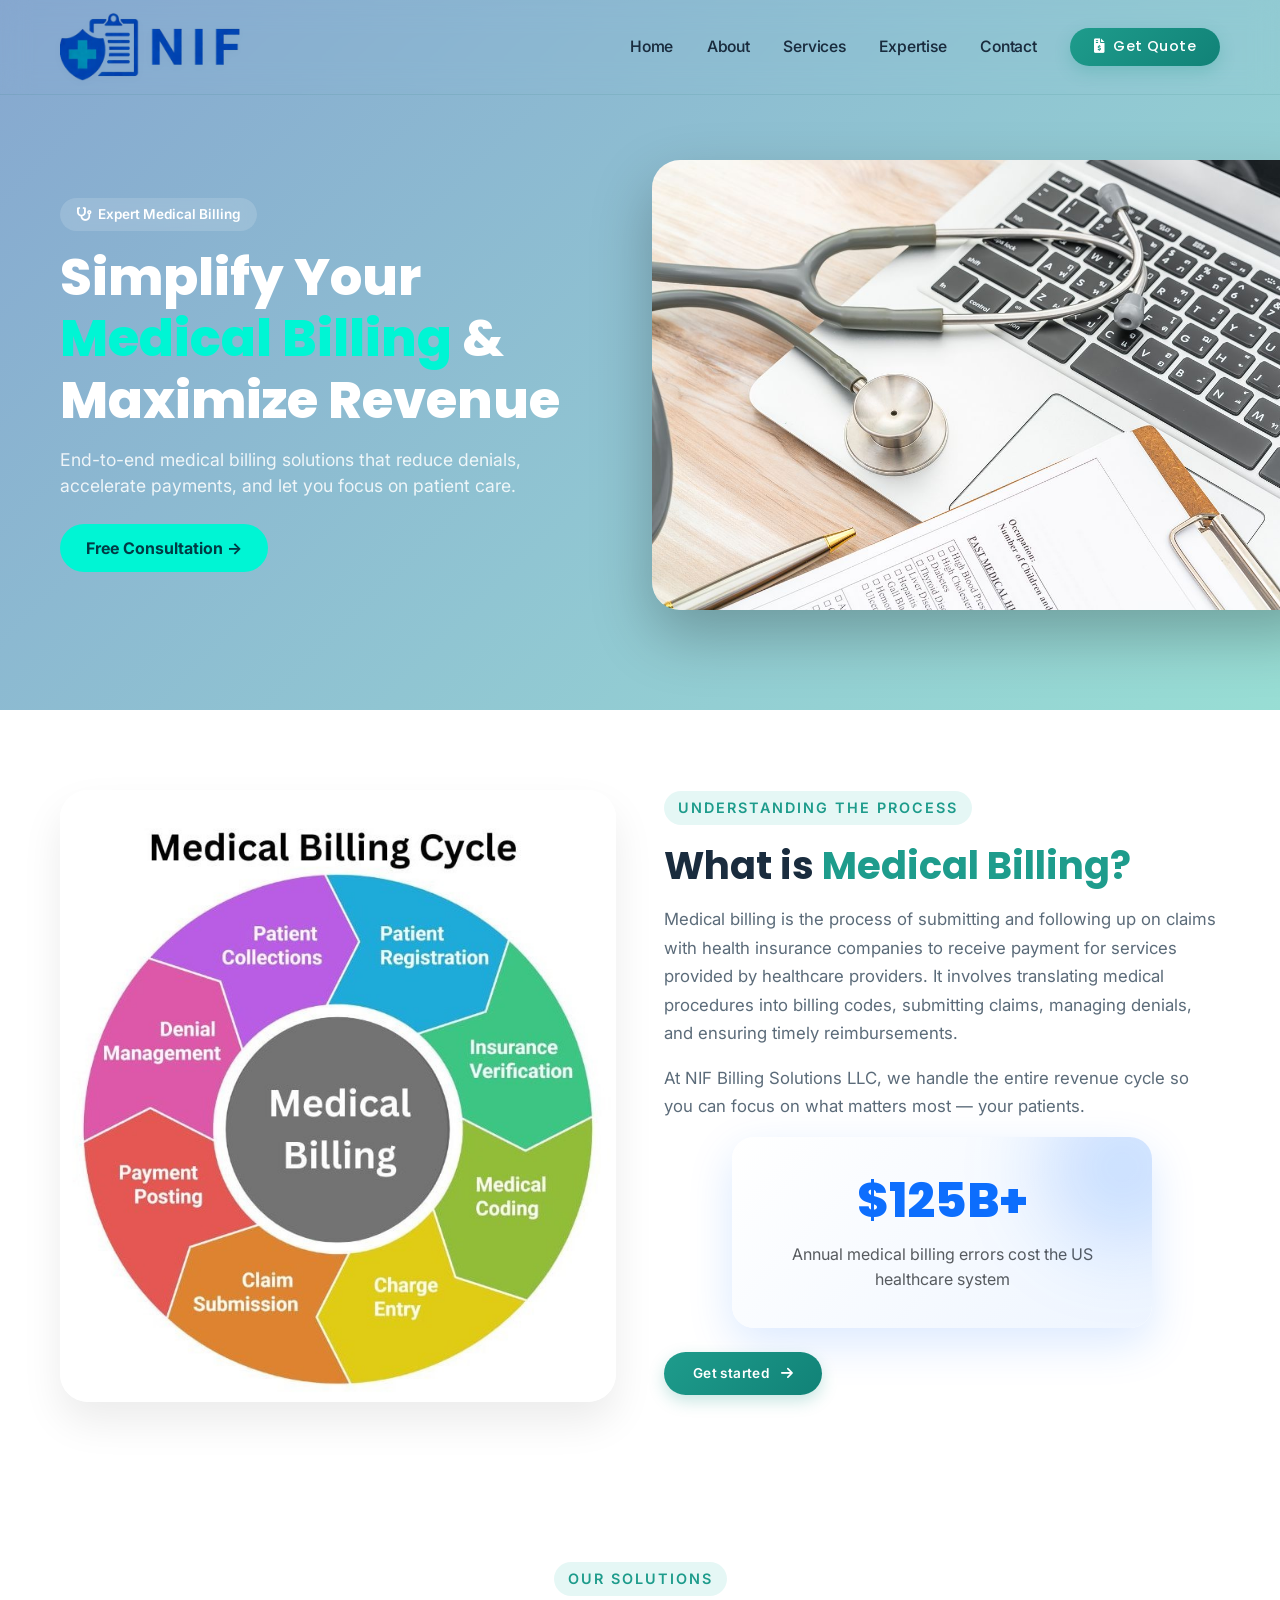
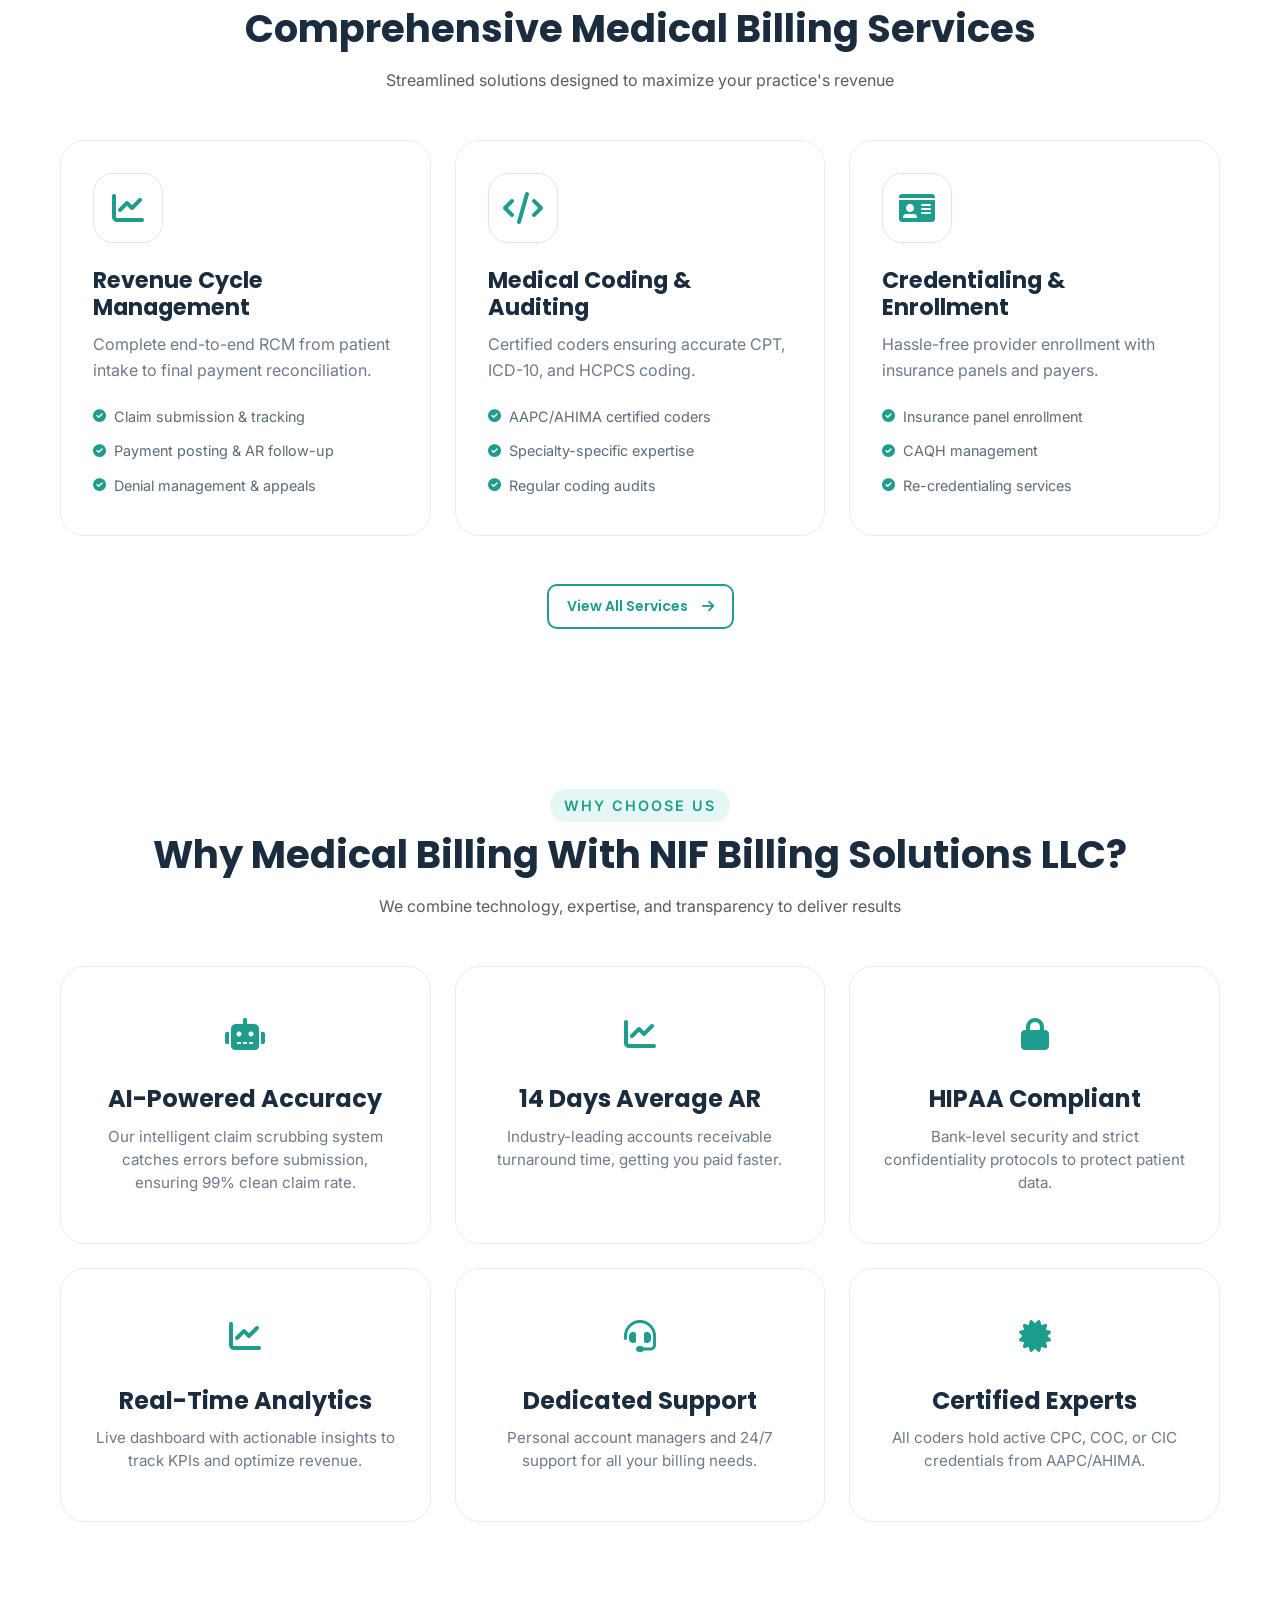
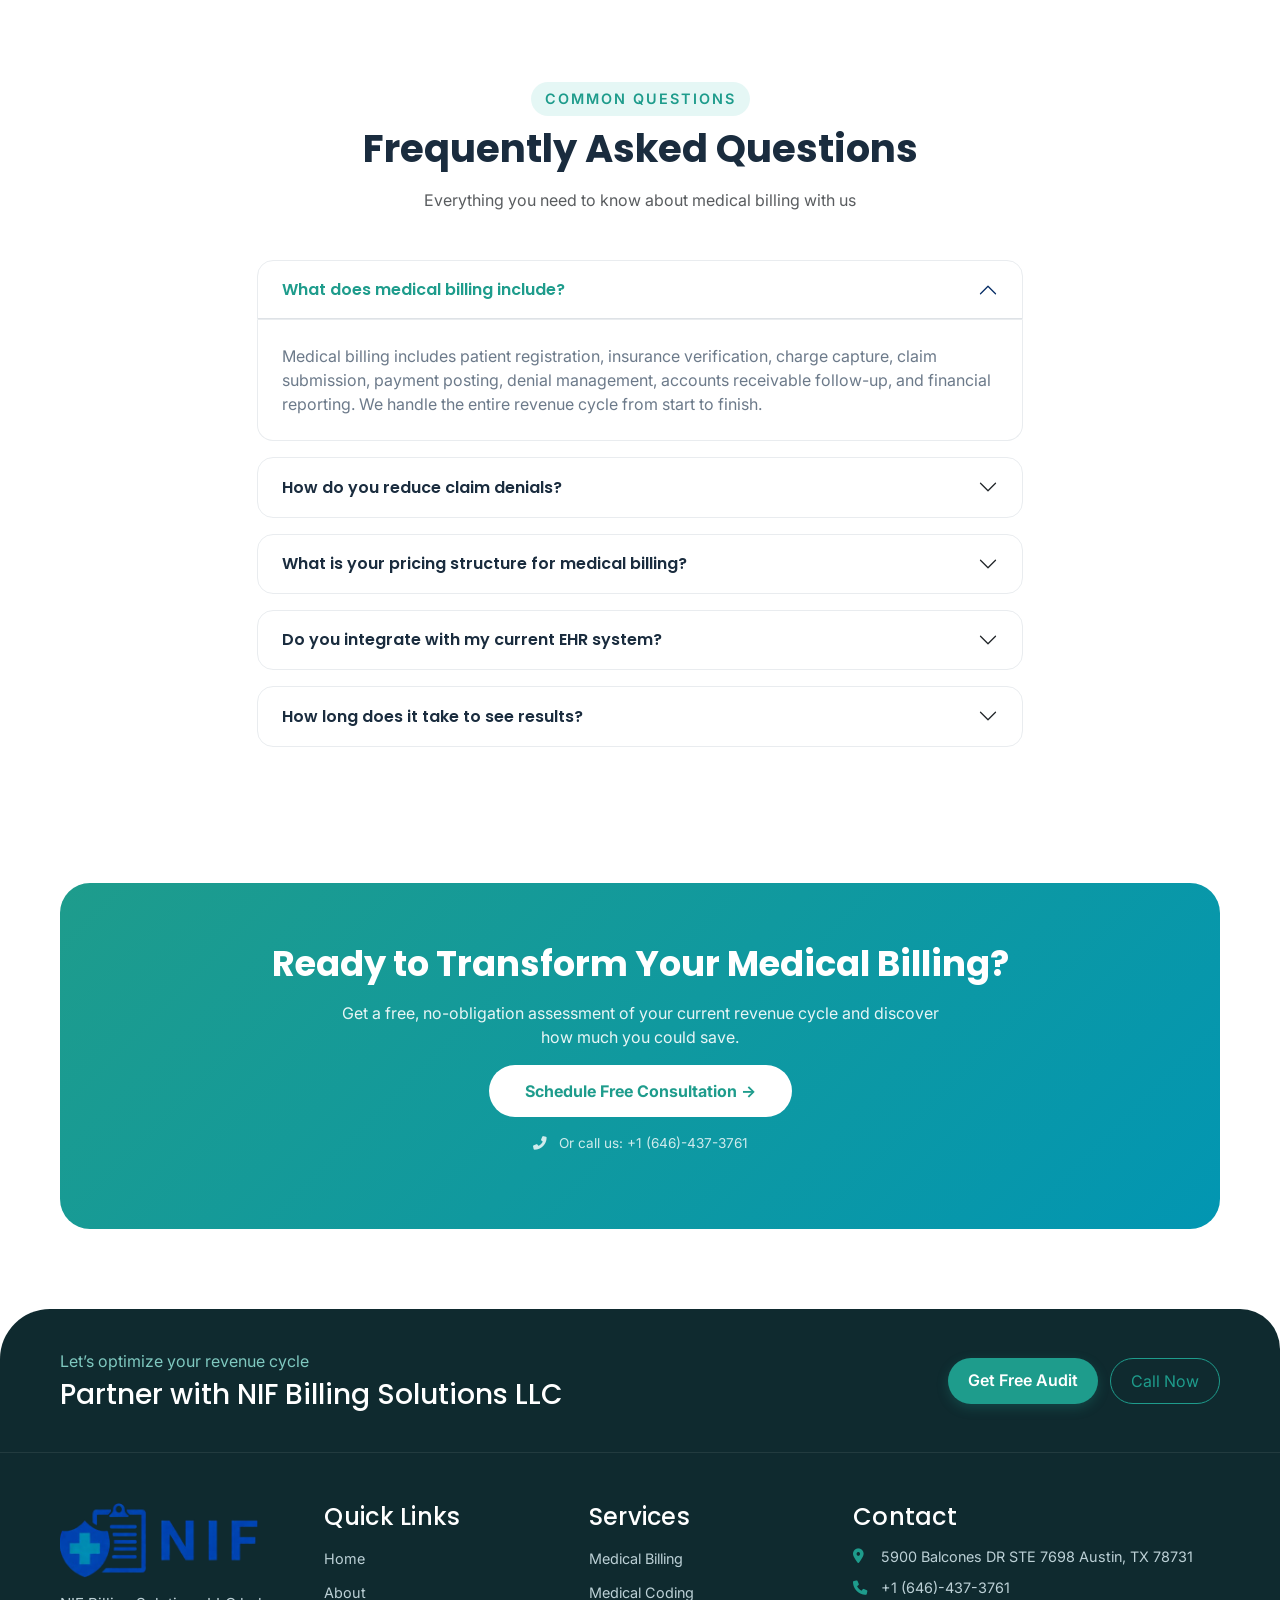
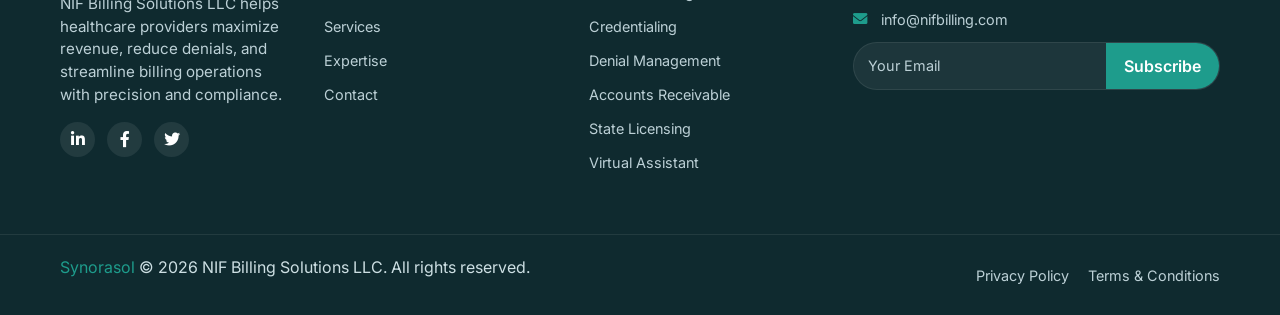
<file: medical-billing.html>
<!DOCTYPE html>
<html lang="en">

<head>
    <meta charset="UTF-8">
    <meta name="viewport" content="width=device-width, initial-scale=1.0, user-scalable=yes">
    <title>Medical Billing Services | NIF Billing Solutions LLC - Expert RCM Solutions</title>
    <!-- Bootstrap 5 CSS -->
    <link href="https://cdn.jsdelivr.net/npm/bootstrap@5.3.0-alpha1/dist/css/bootstrap.min.css" rel="stylesheet">
    <!-- Font Awesome 6 -->
    <link rel="stylesheet" href="https://cdnjs.cloudflare.com/ajax/libs/font-awesome/6.0.0-beta3/css/all.min.css">
    <!-- Google Fonts -->
    <link
        href="https://fonts.googleapis.com/css2?family=Inter:opsz,wght@14..32,300;400;500;600;700&family=Poppins:wght@400;500;600;700;800&display=swap"
        rel="stylesheet">
    <!-- AOS Library -->
    <link href="https://unpkg.com/aos@2.3.1/dist/aos.css" rel="stylesheet">
    <link rel="stylesheet" href="css/master.css">
    <link rel="icon" type="image/png" href="./favicon/favicon-96x96.png" sizes="96x96" />
    <link rel="icon" type="image/svg+xml" href="./favicon/favicon.svg" />
    <link rel="shortcut icon" href="./favicon/favicon.ico" />
    <link rel="apple-touch-icon" sizes="180x180" href="./favicon/apple-touch-icon.png" />
    <meta name="apple-mobile-web-app-title" content="MyWebSite" />
    <link rel="manifest" href="/site.webmanifest" />
</head>

<body>

    <!-- Navbar -->
    <nav class="navbar navbar-expand-lg fixed-top" id="mainNavbar">
        <div class="container">
            <a class="navbar-brand navbar-brand-custom" href="index.html">
                <img src="./img/newlogo1.png" alt="NIF Billing Solutions LLCPro Logo" class="logo-img"
                    onerror="this.onerror=null; this.src='https://placehold.co/180x70/1f6e6b/white?text=NIF Billing Solutions LLCPro';">
            </a>
            <button class="navbar-toggler" type="button" data-bs-toggle="collapse" data-bs-target="#navbarNav"
                aria-controls="navbarNav" aria-expanded="false" aria-label="Toggle navigation">
                <span class="navbar-toggler-icon"></span>
            </button>
            <div class="collapse navbar-collapse" id="navbarNav">
                <ul class="navbar-nav ms-auto mb-2 mb-lg-0 align-items-lg-center">
                    <li class="nav-item"><a class="nav-link" href="index.html">Home</a></li>
                    <li class="nav-item"><a class="nav-link" href="about.html">About</a></li>
                    <li class="nav-item"><a class="nav-link" href="services.html">Services</a></li>
                    <li class="nav-item"><a class="nav-link" href="expertise.html">Expertise</a></li>
                    <li class="nav-item"><a class="nav-link" href="contact.html">Contact</a></li>
                    <li class="nav-item">
                        <a class="btn btn-teal2 ms-lg-3 px-4 py-2" href="#" style="font-size:0.9rem; font-weight:500;">
                            <i class="fas fa-file-invoice-dollar me-1"></i> Get Quote
                        </a>
                    </li>
                </ul>
            </div>
        </div>
    </nav>

    <!-- Hero Section -->
    <section class="medicalbilling-hero">

        <!-- BACKGROUND IMAGE LAYER -->
        <div class="medicalbilling-hero-bg"></div>

        <!-- OVERLAY -->
        <div class="medicalbilling-hero-overlay"></div>

        <div class="container">
            <div class="row align-items-center">

                <!-- LEFT CONTENT -->
                <div class="col-lg-6 text-center text-lg-start" data-aos="fade-right">

                    <div class="medicalbilling-hero-badge">
                        <i class="fas fa-stethoscope me-1"></i> Expert Medical Billing
                    </div>

                    <h1 class="medicalbilling-hero-title">
                        Simplify Your <span>Medical Billing</span> & Maximize Revenue
                    </h1>

                    <p class="medicalbilling-hero-text mt-3 mb-4">
                        End-to-end medical billing solutions that reduce denials, accelerate payments, and let you focus
                        on patient care.
                    </p>

                    <div class="d-flex flex-wrap gap-3 justify-content-center justify-content-lg-start">
                        <a href="contact.html" class="medicalbilling-btn-primary">Free Consultation →</a>
                    </div>

                </div>

                <!-- RIGHT IMAGE -->
                <div class="col-lg-6 text-center mt-5 mt-lg-0" data-aos="fade-left">
                    <img src="./img/medical-billing.jpg" loading="lazy" class="medicalbilling-hero-img"
                        alt="Medical Billing Professional">
                </div>

            </div>
        </div>
    </section>

    <!-- What is Medical Billing Section -->
    <section class="what-is-section">
        <div class="container">
            <div class="row align-items-center g-5">
                <div class="col-lg-6" data-aos="fade-right">
                    <img src="./img/what is MB.jpg" loading="lazy" alt="What is Medical Billing" class="what-is-img">
                </div>
                <div class="col-lg-6" data-aos="fade-left">
                    <span class="section-sub">Understanding the Process</span>
                    <h2 class="section-title mt-2">What is <span style="color: var(--teal);">Medical Billing?</span>
                    </h2>
                    <p class="what-is-text">Medical billing is the process of submitting and following up on claims with
                        health insurance companies to receive payment for services provided by healthcare providers. It
                        involves translating medical procedures into billing codes, submitting claims, managing denials,
                        and ensuring timely reimbursements.</p>
                    <p class="what-is-text mt-3">At NIF Billing Solutions LLC, we handle the entire revenue cycle so you
                        can focus on what matters most — your patients.</p>
                    <div class="stat-bubble">
                        <h3>$125B+</h3>
                        <p class="text-muted mb-0">Annual medical billing errors cost the US healthcare system</p>
                    </div>
                    <div class="mt-4">
                        <a href="contact.html" class="btn-teal">Get started <i class="fas fa-arrow-right ms-2"></i></a>
                    </div>
                </div>
            </div>
        </div>
    </section>

    <!-- Services Cards Section -->
    <section class="services-section">
        <div class="container">
            <div class="text-center mb-5" data-aos="fade-up">
                <span class="section-sub">Our Solutions</span>
                <h2 class="section-title">Comprehensive Medical Billing Services</h2>
                <p class="text-muted">Streamlined solutions designed to maximize your practice's revenue</p>
            </div>
            <div class="row g-4">
                <!-- Service 1 -->
                <div class="col-md-4" data-aos="fade-up" data-aos-delay="100">
                    <div class="service-card">
                        <div class="service-icon">
                            <i class="fas fa-chart-line"></i>
                        </div>
                        <h3>Revenue Cycle Management</h3>
                        <p>Complete end-to-end RCM from patient intake to final payment reconciliation.</p>
                        <ul class="service-features">
                            <li><i class="fas fa-check-circle"></i> Claim submission & tracking</li>
                            <li><i class="fas fa-check-circle"></i> Payment posting & AR follow-up</li>
                            <li><i class="fas fa-check-circle"></i> Denial management & appeals</li>
                        </ul>
                    </div>
                </div>
                <!-- Service 2 -->
                <div class="col-md-4" data-aos="fade-up" data-aos-delay="200">
                    <div class="service-card">
                        <div class="service-icon">
                            <i class="fas fa-code"></i>
                        </div>
                        <h3>Medical Coding & Auditing</h3>
                        <p>Certified coders ensuring accurate CPT, ICD-10, and HCPCS coding.</p>
                        <ul class="service-features">
                            <li><i class="fas fa-check-circle"></i> AAPC/AHIMA certified coders</li>
                            <li><i class="fas fa-check-circle"></i> Specialty-specific expertise</li>
                            <li><i class="fas fa-check-circle"></i> Regular coding audits</li>
                        </ul>
                    </div>
                </div>
                <!-- Service 3 -->
                <div class="col-md-4" data-aos="fade-up" data-aos-delay="300">
                    <div class="service-card">
                        <div class="service-icon">
                            <i class="fas fa-id-card"></i>
                        </div>
                        <h3>Credentialing & Enrollment</h3>
                        <p>Hassle-free provider enrollment with insurance panels and payers.</p>
                        <ul class="service-features">
                            <li><i class="fas fa-check-circle"></i> Insurance panel enrollment</li>
                            <li><i class="fas fa-check-circle"></i> CAQH management</li>
                            <li><i class="fas fa-check-circle"></i> Re-credentialing services</li>
                        </ul>
                    </div>
                </div>
            </div>
            <div class="text-center mt-5" data-aos="fade-up">
                <a href="services.html" class="btn btn-outline-teal">View All Services <i
                        class="fas fa-arrow-right ms-2"></i></a>
            </div>
        </div>
    </section>

    <!-- Why Medical Billing With Us Section -->
    <section class="why-us-section">
        <div class="container">
            <div class="text-center mb-5" data-aos="fade-up">
                <span class="section-sub">Why Choose Us</span>
                <h2 class="section-title">Why Medical Billing With NIF Billing Solutions LLC?</h2>
                <p class="text-muted">We combine technology, expertise, and transparency to deliver results</p>
            </div>
            <div class="row g-4">
                <div class="col-md-4" data-aos="fade-up" data-aos-delay="100">
                    <div class="why-card">
                        <div class="why-icon"><i class="fas fa-robot"></i></div>
                        <h4>AI-Powered Accuracy</h4>
                        <p>Our intelligent claim scrubbing system catches errors before submission, ensuring 99% clean
                            claim rate.</p>
                    </div>
                </div>
                <div class="col-md-4" data-aos="fade-up" data-aos-delay="200">
                    <div class="why-card">
                        <div class="why-icon"><i class="fas fa-chart-line"></i></div>
                        <h4>14 Days Average AR</h4>
                        <p>Industry-leading accounts receivable turnaround time, getting you paid faster.</p>
                    </div>
                </div>
                <div class="col-md-4" data-aos="fade-up" data-aos-delay="300">
                    <div class="why-card">
                        <div class="why-icon"><i class="fas fa-lock"></i></div>
                        <h4>HIPAA Compliant</h4>
                        <p>Bank-level security and strict confidentiality protocols to protect patient data.</p>
                    </div>
                </div>
                <div class="col-md-4" data-aos="fade-up" data-aos-delay="400">
                    <div class="why-card">
                        <div class="why-icon"><i class="fas fa-chart-line"></i></div>
                        <h4>Real-Time Analytics</h4>
                        <p>Live dashboard with actionable insights to track KPIs and optimize revenue.</p>
                    </div>
                </div>
                <div class="col-md-4" data-aos="fade-up" data-aos-delay="500">
                    <div class="why-card">
                        <div class="why-icon"><i class="fas fa-headset"></i></div>
                        <h4>Dedicated Support</h4>
                        <p>Personal account managers and 24/7 support for all your billing needs.</p>
                    </div>
                </div>
                <div class="col-md-4" data-aos="fade-up" data-aos-delay="600">
                    <div class="why-card">
                        <div class="why-icon"><i class="fas fa-certificate"></i></div>
                        <h4>Certified Experts</h4>
                        <p>All coders hold active CPC, COC, or CIC credentials from AAPC/AHIMA.</p>
                    </div>
                </div>
            </div>
        </div>
    </section>

    <!-- FAQ Section -->
    <section class="faq-section">
        <div class="container">
            <div class="text-center mb-5" data-aos="fade-up">
                <span class="section-sub">Common Questions</span>
                <h2 class="section-title">Frequently Asked Questions</h2>
                <p class="text-muted">Everything you need to know about medical billing with us</p>
            </div>
            <div class="row justify-content-center">
                <div class="col-lg-8" data-aos="fade-up">
                    <div class="accordion" id="faqAccordion">
                        <div class="accordion-item">
                            <h2 class="accordion-header">
                                <button class="accordion-button" type="button" data-bs-toggle="collapse"
                                    data-bs-target="#faq1">
                                    What does medical billing include?
                                </button>
                            </h2>
                            <div id="faq1" class="accordion-collapse collapse show" data-bs-parent="#faqAccordion">
                                <div class="accordion-body">
                                    Medical billing includes patient registration, insurance verification, charge
                                    capture, claim submission, payment posting, denial management, accounts receivable
                                    follow-up, and financial reporting. We handle the entire revenue cycle from start to
                                    finish.
                                </div>
                            </div>
                        </div>
                        <div class="accordion-item">
                            <h2 class="accordion-header">
                                <button class="accordion-button collapsed" type="button" data-bs-toggle="collapse"
                                    data-bs-target="#faq2">
                                    How do you reduce claim denials?
                                </button>
                            </h2>
                            <div id="faq2" class="accordion-collapse collapse" data-bs-parent="#faqAccordion">
                                <div class="accordion-body">
                                    We use AI-powered claim scrubbing to catch errors before submission, conduct root
                                    cause analysis on denials, provide staff training, and aggressively appeal denied
                                    claims. Our clients see up to 50% reduction in denial rates within 3 months.
                                </div>
                            </div>
                        </div>
                        <div class="accordion-item">
                            <h2 class="accordion-header">
                                <button class="accordion-button collapsed" type="button" data-bs-toggle="collapse"
                                    data-bs-target="#faq3">
                                    What is your pricing structure for medical billing?
                                </button>
                            </h2>
                            <div id="faq3" class="accordion-collapse collapse" data-bs-parent="#faqAccordion">
                                <div class="accordion-body">
                                    We offer flexible pricing options including percentage of collections (typically
                                    3.5% - 4.9%), flat fee per claim, or custom enterprise pricing. We provide a free
                                    billing assessment to determine the most cost-effective solution for your practice.
                                </div>
                            </div>
                        </div>
                        <div class="accordion-item">
                            <h2 class="accordion-header">
                                <button class="accordion-button collapsed" type="button" data-bs-toggle="collapse"
                                    data-bs-target="#faq4">
                                    Do you integrate with my current EHR system?
                                </button>
                            </h2>
                            <div id="faq4" class="accordion-collapse collapse" data-bs-parent="#faqAccordion">
                                <div class="accordion-body">
                                    Yes! We integrate with all major EHR and practice management systems including Epic,
                                    Cerner, Athenahealth, Kareo, AdvancedMD, DrChrono, Tebra, and many more. Our team
                                    handles the technical setup at no additional cost.
                                </div>
                            </div>
                        </div>
                        <div class="accordion-item">
                            <h2 class="accordion-header">
                                <button class="accordion-button collapsed" type="button" data-bs-toggle="collapse"
                                    data-bs-target="#faq5">
                                    How long does it take to see results?
                                </button>
                            </h2>
                            <div id="faq5" class="accordion-collapse collapse" data-bs-parent="#faqAccordion">
                                <div class="accordion-body">
                                    Most clients see improved cash flow within 30-60 days of onboarding. Denial rates
                                    typically decrease by 30-50% within the first 90 days, and average A/R days reduce
                                    to under 20 days within 6 months.
                                </div>
                            </div>
                        </div>
                    </div>
                </div>
            </div>
        </div>
    </section>

    <!-- CTA Section -->
    <div class="container">
        <div class="cta-section" data-aos="fade-up">
            <h2>Ready to Transform Your Medical Billing?</h2>
            <p>Get a free, no-obligation assessment of your current revenue cycle and discover how much you could save.
            </p>
            <a href="contact.html" class="btn-cta-white">Schedule Free Consultation →</a>
            <p class="mt-3" style="font-size: 0.85rem; color: rgba(255,255,255,0.8);"><i
                    class="fas fa-phone-alt me-2"></i> Or call us: +1 (646)-437-3761</p>
        </div>
    </div>

    <!-- Footer -->
    <footer class="footer">

        <!-- TOP CTA -->
        <div class="footer-cta">
            <div class="container">
                <div class="footer-cta-inner">
                    <div class="cta-text">
                        <p>Let’s optimize your revenue cycle</p>
                        <h3>Partner with NIF Billing Solutions LLC</h3>
                    </div>

                    <div class="cta-buttons">
                        <a href="contact.html" class="btn-primary">Get Free Audit</a>
                        <a href="tel:+1 (646)-437-3761" class="btn-outline">Call Now</a>
                    </div>
                </div>
            </div>
        </div>

        <!-- MAIN -->
        <div class="footer-main">
            <div class="container">
                <div class="footer-grid">

                    <!-- BRAND -->
                    <div class="footer-col">
                        <div class="footer-brand">
                            <img src="./img/newlogo1.png" alt="logo">
                        </div>

                        <p class="footer-desc">
                            NIF Billing Solutions LLC helps healthcare providers maximize revenue,
                            reduce denials, and streamline billing operations with precision and compliance.
                        </p>

                        <div class="socials">
                            <a href="#"><i class="fab fa-linkedin-in"></i></a>
                            <a href="#"><i class="fab fa-facebook-f"></i></a>
                            <a href="#"><i class="fab fa-twitter"></i></a>
                        </div>
                    </div>

                    <!-- LINKS -->
                    <div class="footer-col">
                        <h5>Quick Links</h5>
                        <ul>
                            <li><a href="index.html">Home</a></li>
                            <li><a href="about.html">About</a></li>
                            <li><a href="services.html">Services</a></li>
                            <li><a href="expertise.html">Expertise</a></li>
                            <li><a href="contact.html">Contact</a></li>
                        </ul>
                    </div>

                    <!-- SERVICES -->
                    <div class="footer-col">
                        <h5>Services</h5>
                        <ul>
                            <li><a href="medical-billing.html">Medical Billing</a></li>
                            <li><a href="medical-coding.html">Medical Coding</a></li>
                            <li><a href="medical-credentialing.html">Credentialing</a></li>
                            <li><a href="denial-management.html">Denial Management</a></li>
                            <li><a href="accounts-receivable.html">Accounts Receivable</a></li>
                            <li><a href="state-licensing.html">State Licensing</a></li>
                            <li><a href="virtual-assistant.html">Virtual Assistant</a></li>
                        </ul>
                    </div>

                    <!-- CONTACT -->
                    <div class="footer-col">
                        <h5>Contact</h5>
                        <ul class="contact-list">
                            <li><i class="fas fa-map-marker-alt"></i> 5900 Balcones DR STE 7698
                                Austin, TX 78731</li>
                            <li><i class="fas fa-phone"></i> +1 (646)-437-3761</li>
                            <li><i class="fas fa-envelope"></i> info@nifbilling.com</li>
                        </ul>

                        <div class="newsletter">
                            <input type="email" placeholder="Your Email">
                            <button>Subscribe</button>
                        </div>
                    </div>

                </div>
            </div>
        </div>

        <!-- BOTTOM -->
        <div class="footer-bottom">
            <div class="container footer-bottom-inner">
                <p>
                    <a href="https://synorasol.com" target="_blank" style="color:#1e9c8c; text-decoration:none;">
                        Synorasol
                    </a>
                    © 2026 NIF Billing Solutions LLC. All rights reserved.
                </p>

                <div class="footer-links">
                    <a href="privacy-policy.html">Privacy Policy</a>
                    <a href="terms-and-condition.html">Terms & Conditions</a>
                </div>
            </div>
        </div>

    </footer>

    <script src="https://cdn.jsdelivr.net/npm/bootstrap@5.3.0-alpha1/dist/js/bootstrap.bundle.min.js"></script>
    <script src="https://unpkg.com/aos@2.3.1/dist/aos.js"></script>
    <script>
        AOS.init({
            duration: 800,
            once: true,
            offset: 100
        });
    </script>
</body>

</html>
</file>
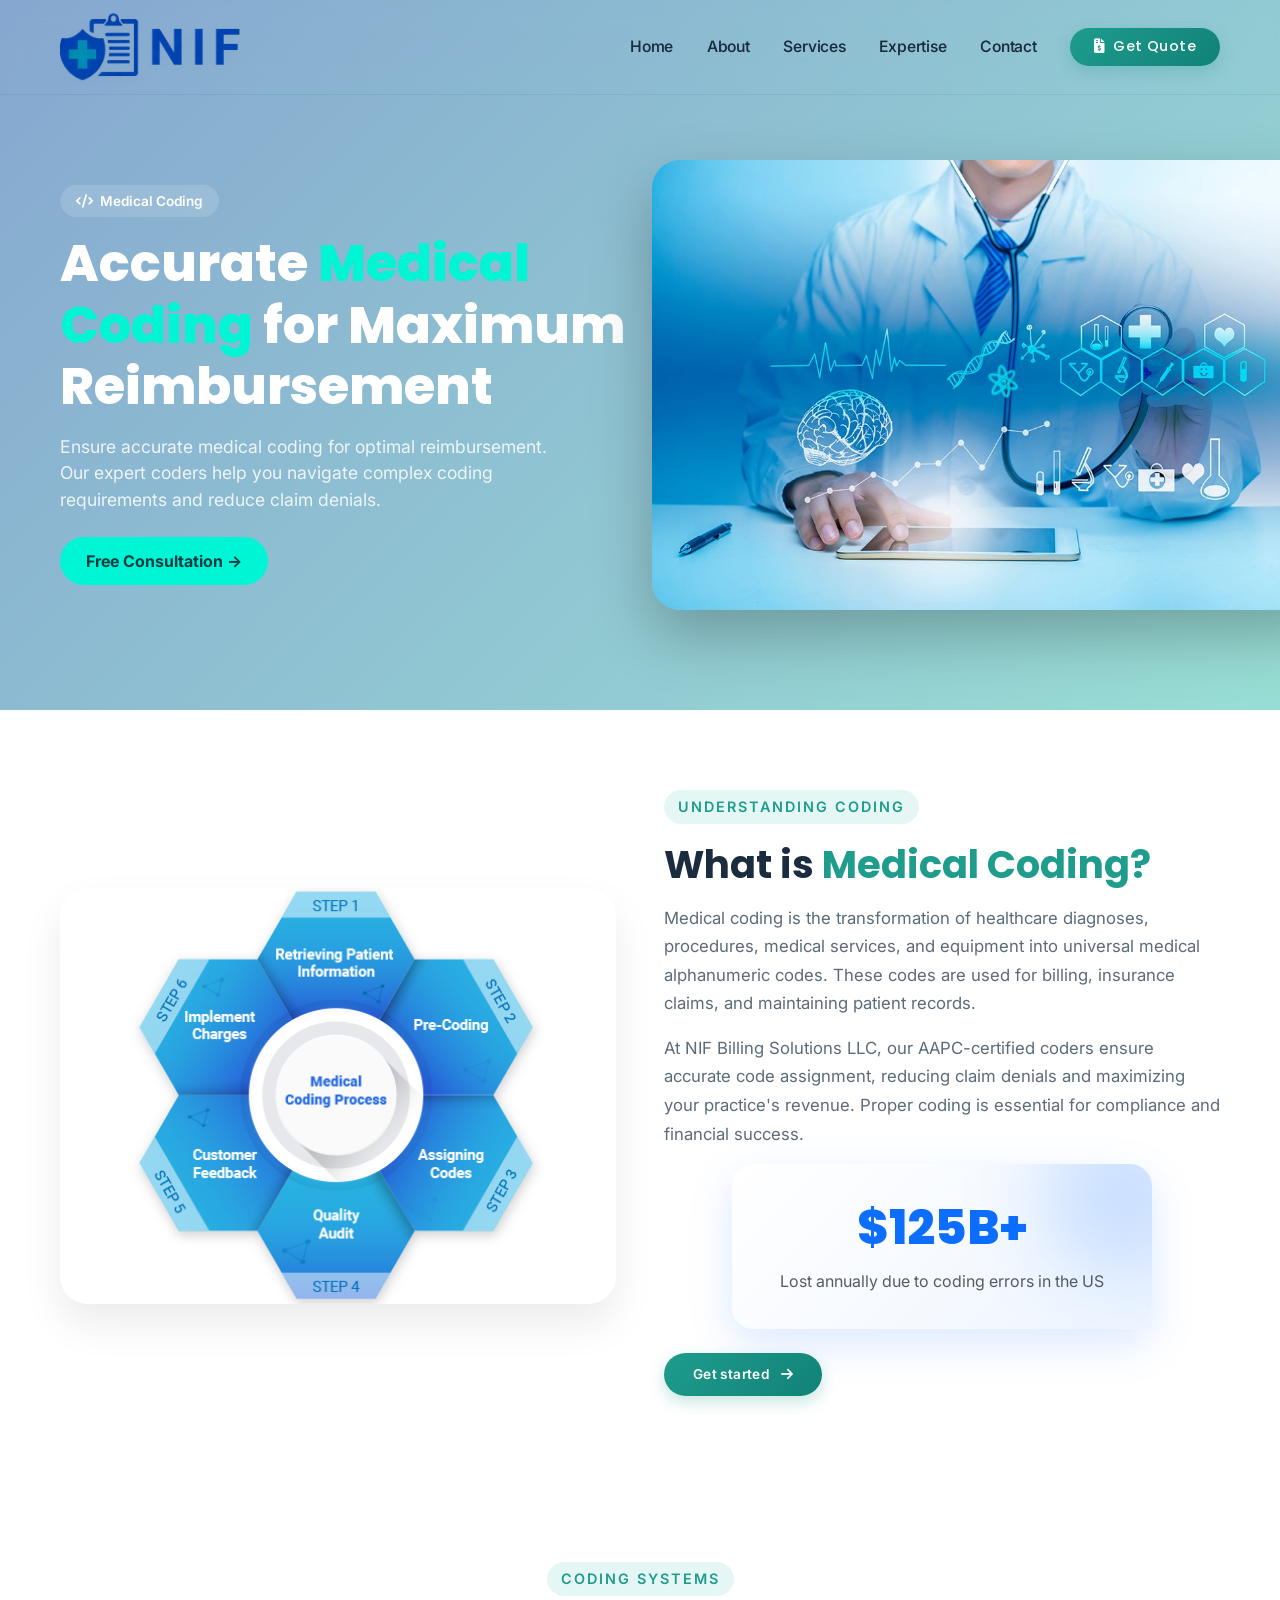
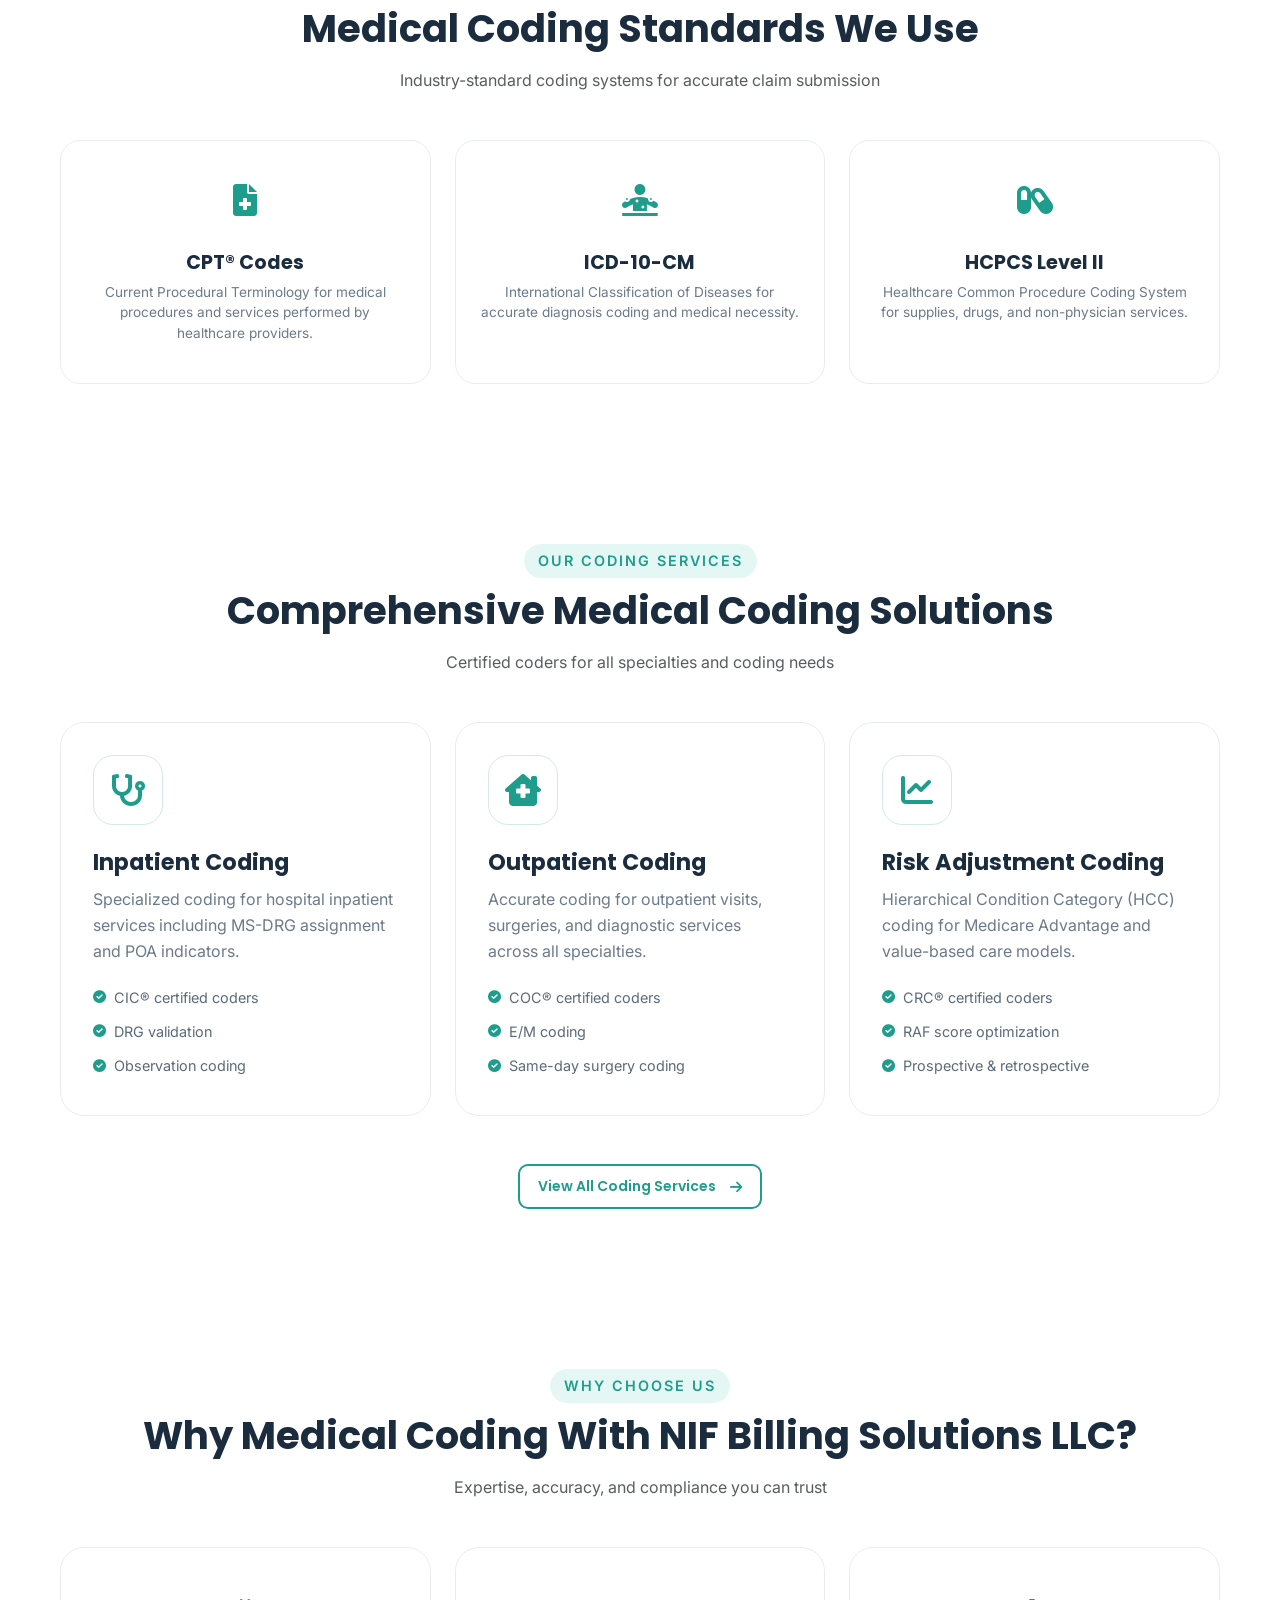
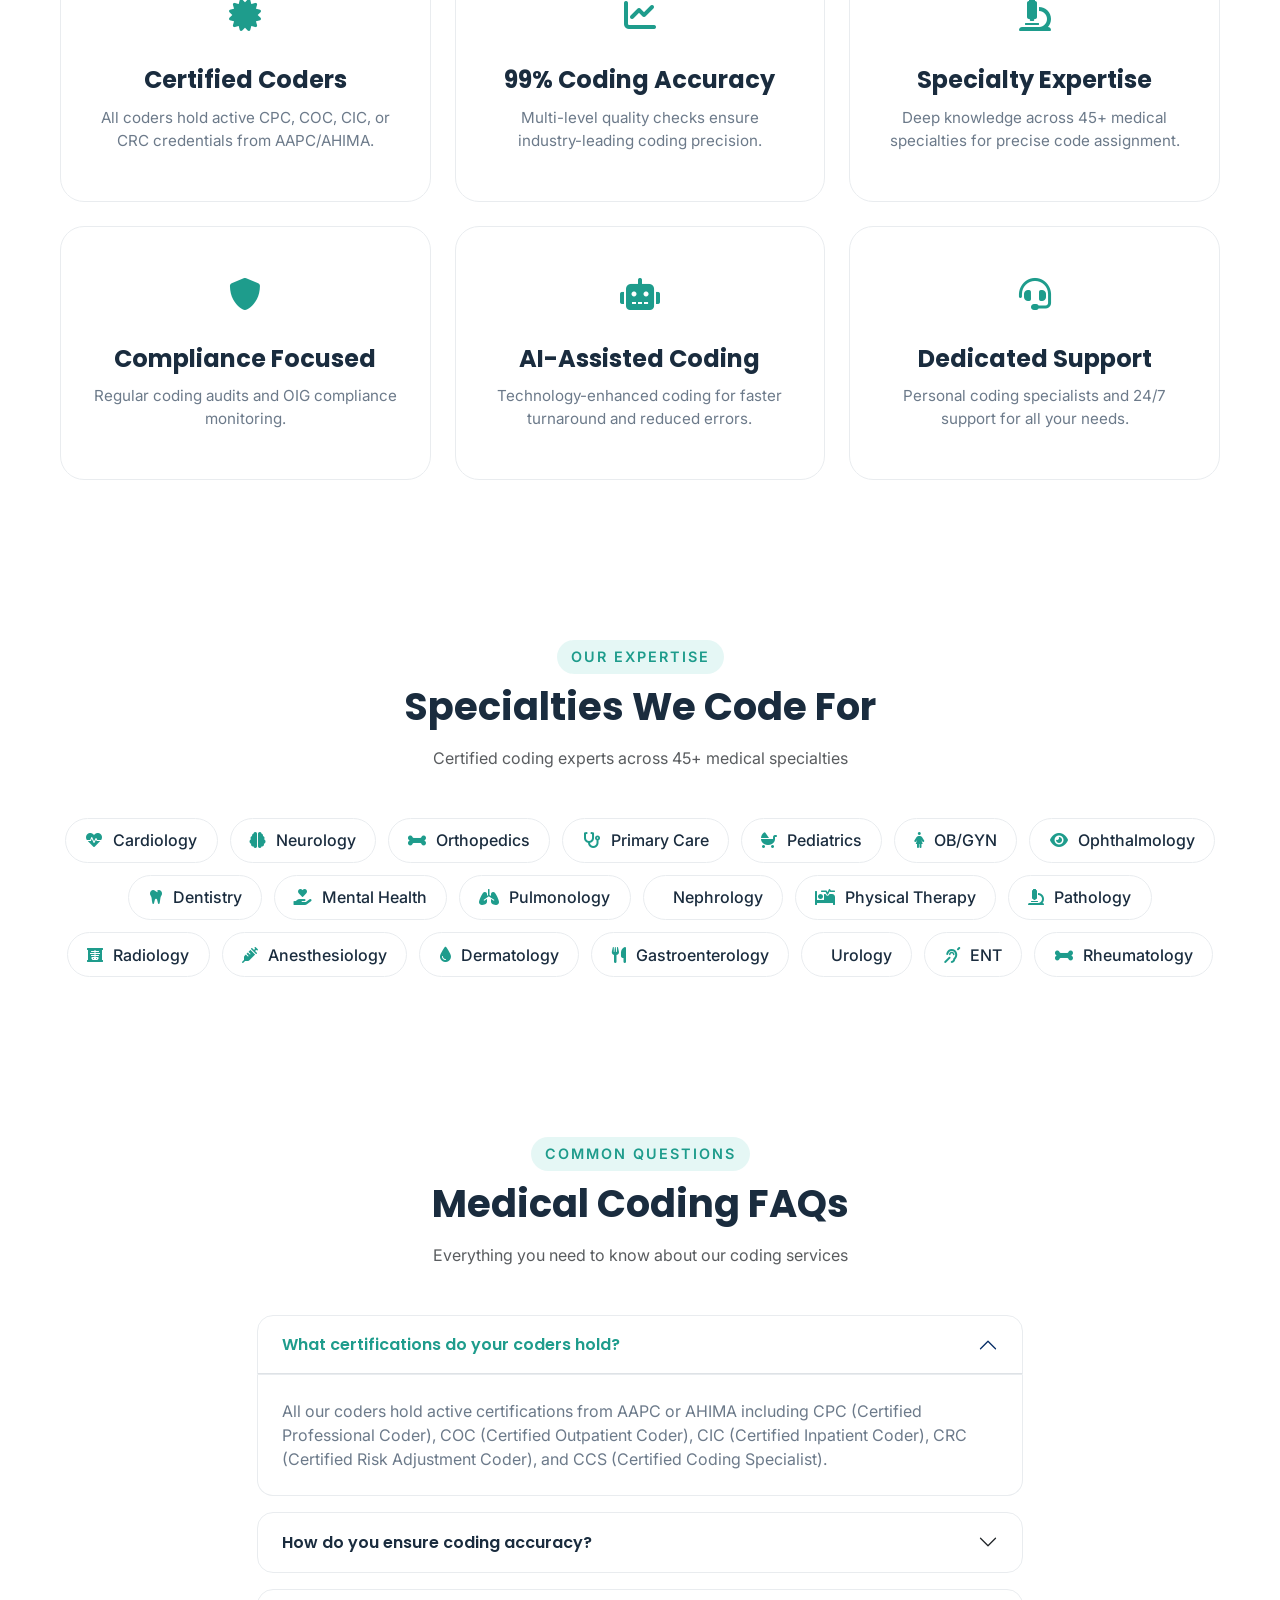
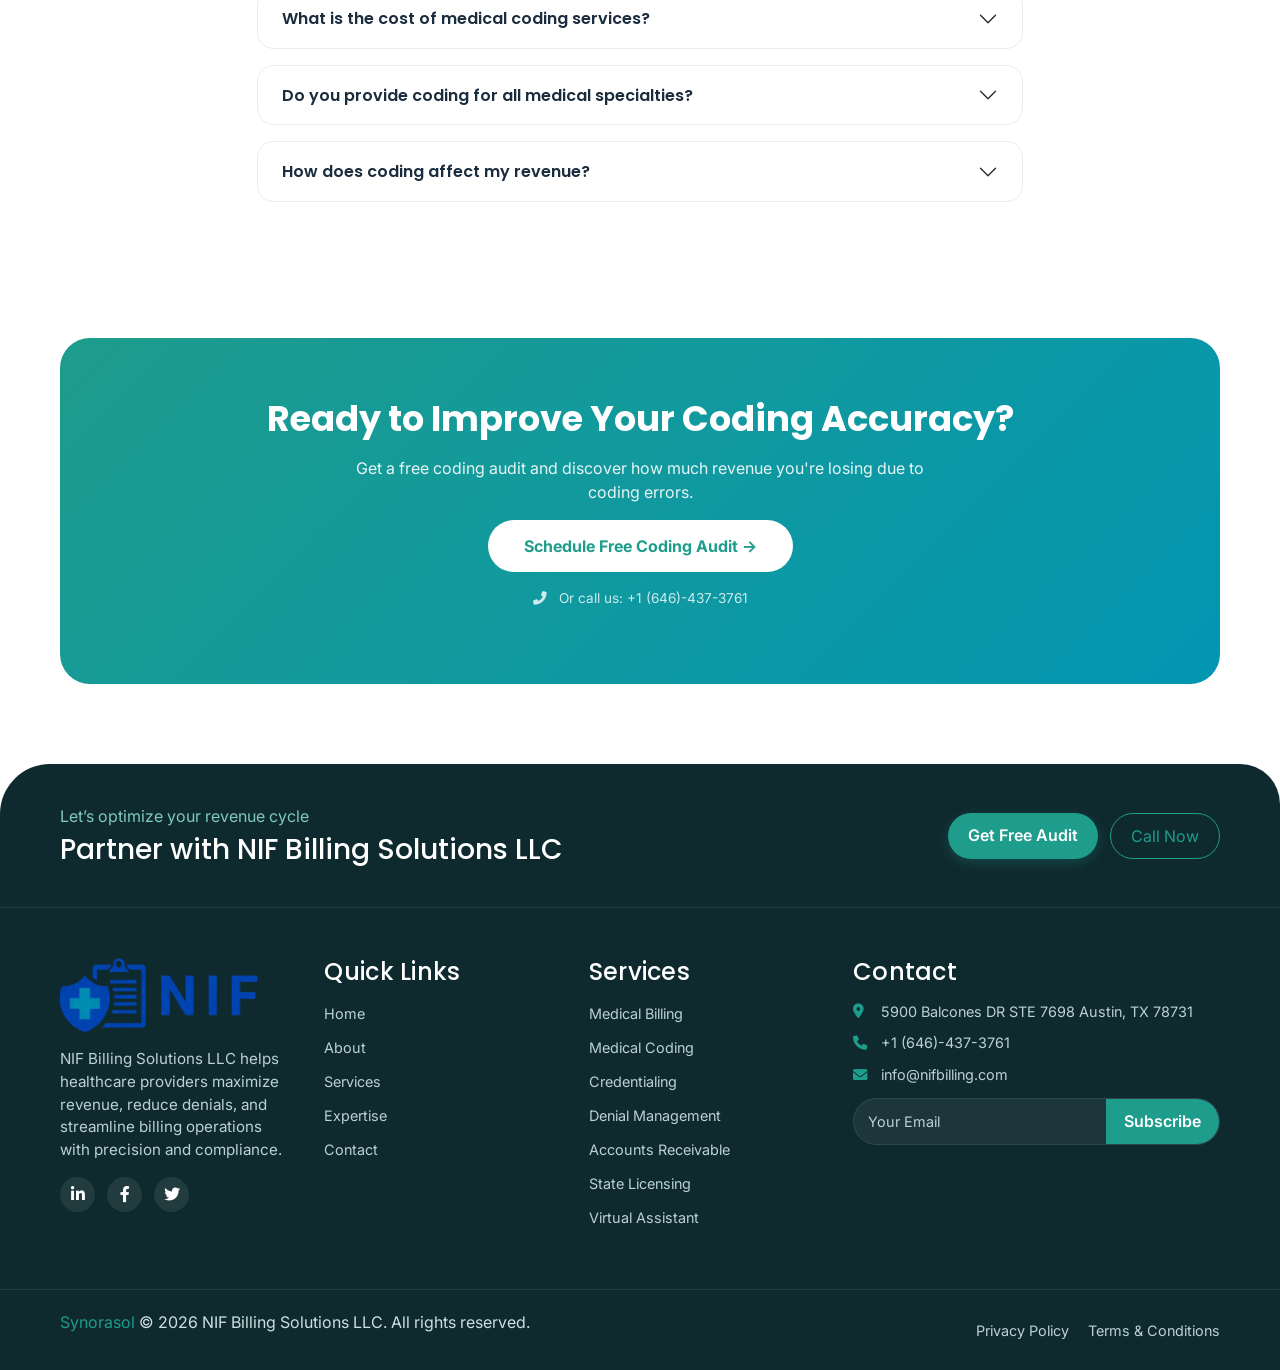
<file: medical-coding.html>
<!DOCTYPE html>
<html lang="en">

<head>
    <meta charset="UTF-8">
    <meta name="viewport" content="width=device-width, initial-scale=1.0, user-scalable=yes">
    <title>Medical Coding Services | NIF Billing Solutions LLC - Expert Coding Solutions</title>
    <!-- Bootstrap 5 CSS -->
    <link href="https://cdn.jsdelivr.net/npm/bootstrap@5.3.0-alpha1/dist/css/bootstrap.min.css" rel="stylesheet">
    <!-- Font Awesome 6 -->
    <link rel="stylesheet" href="https://cdnjs.cloudflare.com/ajax/libs/font-awesome/6.0.0-beta3/css/all.min.css">
    <!-- Google Fonts -->
    <link
        href="https://fonts.googleapis.com/css2?family=Inter:opsz,wght@14..32,300;400;500;600;700&family=Poppins:wght@400;500;600;700;800&display=swap"
        rel="stylesheet">
    <!-- AOS Library -->
    <link href="https://unpkg.com/aos@2.3.1/dist/aos.css" rel="stylesheet">
    <link rel="stylesheet" href="css/master.css">
    <link rel="icon" type="image/png" href="./favicon/favicon-96x96.png" sizes="96x96" />
    <link rel="icon" type="image/svg+xml" href="./favicon/favicon.svg" />
    <link rel="shortcut icon" href="./favicon/favicon.ico" />
    <link rel="apple-touch-icon" sizes="180x180" href="./favicon/apple-touch-icon.png" />
    <meta name="apple-mobile-web-app-title" content="MyWebSite" />
    <link rel="manifest" href="/site.webmanifest" />
</head>

<body>
    <!-- Navbar -->
    <nav class="navbar navbar-expand-lg fixed-top" id="mainNavbar">
        <div class="container">
            <a class="navbar-brand navbar-brand-custom" href="index.html">
                <img src="./img/newlogo1.png" alt="NIF Billing Solutions LLCPro Logo" class="logo-img"
                    onerror="this.onerror=null; this.src='https://placehold.co/180x70/1f6e6b/white?text=NIF Billing Solutions LLCPro';">
            </a>
            <button class="navbar-toggler" type="button" data-bs-toggle="collapse" data-bs-target="#navbarNav"
                aria-controls="navbarNav" aria-expanded="false" aria-label="Toggle navigation">
                <span class="navbar-toggler-icon"></span>
            </button>
            <div class="collapse navbar-collapse" id="navbarNav">
                <ul class="navbar-nav ms-auto mb-2 mb-lg-0 align-items-lg-center">
                    <li class="nav-item"><a class="nav-link" href="index.html">Home</a></li>
                    <li class="nav-item"><a class="nav-link" href="about.html">About</a></li>
                    <li class="nav-item"><a class="nav-link" href="services.html">Services</a></li>
                    <li class="nav-item"><a class="nav-link" href="expertise.html">Expertise</a></li>
                    <li class="nav-item"><a class="nav-link" href="contact.html">Contact</a></li>
                    <li class="nav-item">
                        <a class="btn btn-teal2 ms-lg-3 px-4 py-2" href="#" style="font-size:0.9rem; font-weight:500;">
                            <i class="fas fa-file-invoice-dollar me-1"></i> Get Quote
                        </a>
                    </li>
                </ul>
            </div>
        </div>
    </nav>

    <!-- Hero Section -->
    <section class="medicalbilling-hero">

        <!-- BACKGROUND IMAGE LAYER -->
        <div class="medicalbilling-hero-bg"></div>

        <!-- OVERLAY -->
        <div class="medicalbilling-hero-overlay"></div>

        <div class="container">
            <div class="row align-items-center">

                <!-- LEFT CONTENT -->
                <div class="col-lg-6 text-center text-lg-start" data-aos="fade-right">

                    <div class="medicalbilling-hero-badge">
                        <i class="fas fa-code me-1"></i> Medical Coding
                    </div>

                    <h1 class="medicalbilling-hero-title">
                        Accurate <span>Medical Coding</span> for Maximum Reimbursement
                    </h1>

                    <p class="medicalbilling-hero-text mt-3 mb-4">
                        Ensure accurate medical coding for optimal reimbursement. Our expert coders help you navigate
                        complex coding requirements and reduce claim denials.
                    </p>

                    <div class="d-flex flex-wrap gap-3 justify-content-center justify-content-lg-start">
                        <a href="contact.html" class="medicalbilling-btn-primary">Free Consultation →</a>
                    </div>

                </div>

                <!-- RIGHT IMAGE -->
                <div class="col-lg-6 text-center mt-5 mt-lg-0" data-aos="fade-left">
                    <img src="./img/coding.jpg" loading="lazy" class="medicalbilling-hero-img"
                        alt="Medical Coding Professional">
                </div>

            </div>
        </div>
    </section>

    <!-- What is Medical Coding Section -->
    <section class="what-is-section">
        <div class="container">
            <div class="row align-items-center g-5">
                <div class="col-lg-6" data-aos="fade-right">
                    <img src="./img/Medical coding.png" alt="What is Medical Coding" class="what-is-img">
                </div>
                <div class="col-lg-6" data-aos="fade-left">
                    <span class="section-sub">Understanding Coding</span>
                    <h2 class="section-title mt-2">What is <span style="color: var(--teal);">Medical Coding?</span></h2>
                    <p class="what-is-text">Medical coding is the transformation of healthcare diagnoses, procedures,
                        medical services, and equipment into universal medical alphanumeric codes. These codes are used
                        for billing, insurance claims, and maintaining patient records.</p>
                    <p class="what-is-text mt-3">At NIF Billing Solutions LLC, our AAPC-certified coders ensure accurate
                        code assignment, reducing claim denials and maximizing your practice's revenue. Proper coding is
                        essential for compliance and financial success.</p>
                    <div class="stat-bubble">
                        <h3>$125B+</h3>
                        <p class="text-muted mb-0">Lost annually due to coding errors in the US</p>
                    </div>
                    <div class="mt-4">
                        <a href="contact.html" class="btn-teal">Get started <i class="fas fa-arrow-right ms-2"></i></a>
                    </div>
                </div>
            </div>
        </div>
    </section>

    <!-- Coding Standards Section -->
    <section class="standards-section">
        <div class="container">
            <div class="text-center mb-5" data-aos="fade-up">
                <span class="section-sub">Coding Systems</span>
                <h2 class="section-title">Medical Coding Standards We Use</h2>
                <p class="text-muted">Industry-standard coding systems for accurate claim submission</p>
            </div>
            <div class="row g-4">
                <div class="col-md-4" data-aos="fade-up" data-aos-delay="100">
                    <div class="standard-card">
                        <div class="standard-icon"><i class="fas fa-file-medical"></i></div>
                        <h4>CPT® Codes</h4>
                        <p>Current Procedural Terminology for medical procedures and services performed by healthcare
                            providers.</p>
                    </div>
                </div>
                <div class="col-md-4" data-aos="fade-up" data-aos-delay="200">
                    <div class="standard-card">
                        <div class="standard-icon"><i class="fas fa-diagnoses"></i></div>
                        <h4>ICD-10-CM</h4>
                        <p>International Classification of Diseases for accurate diagnosis coding and medical necessity.
                        </p>
                    </div>
                </div>
                <div class="col-md-4" data-aos="fade-up" data-aos-delay="300">
                    <div class="standard-card">
                        <div class="standard-icon"><i class="fas fa-capsules"></i></div>
                        <h4>HCPCS Level II</h4>
                        <p>Healthcare Common Procedure Coding System for supplies, drugs, and non-physician services.
                        </p>
                    </div>
                </div>
            </div>
        </div>
    </section>

    <!-- Coding Services Cards -->
    <section class="services-section">
        <div class="container">
            <div class="text-center mb-5" data-aos="fade-up">
                <span class="section-sub">Our Coding Services</span>
                <h2 class="section-title">Comprehensive Medical Coding Solutions</h2>
                <p class="text-muted">Certified coders for all specialties and coding needs</p>
            </div>
            <div class="row g-4">
                <div class="col-md-4" data-aos="fade-up" data-aos-delay="100">
                    <div class="service-card">
                        <div class="service-icon">
                            <i class="fas fa-stethoscope"></i>
                        </div>
                        <h3>Inpatient Coding</h3>
                        <p>Specialized coding for hospital inpatient services including MS-DRG assignment and POA
                            indicators.</p>
                        <ul class="service-features">
                            <li><i class="fas fa-check-circle"></i> CIC® certified coders</li>
                            <li><i class="fas fa-check-circle"></i> DRG validation</li>
                            <li><i class="fas fa-check-circle"></i> Observation coding</li>
                        </ul>
                    </div>
                </div>
                <div class="col-md-4" data-aos="fade-up" data-aos-delay="200">
                    <div class="service-card">
                        <div class="service-icon">
                            <i class="fas fa-clinic-medical"></i>
                        </div>
                        <h3>Outpatient Coding</h3>
                        <p>Accurate coding for outpatient visits, surgeries, and diagnostic services across all
                            specialties.</p>
                        <ul class="service-features">
                            <li><i class="fas fa-check-circle"></i> COC® certified coders</li>
                            <li><i class="fas fa-check-circle"></i> E/M coding</li>
                            <li><i class="fas fa-check-circle"></i> Same-day surgery coding</li>
                        </ul>
                    </div>
                </div>
                <div class="col-md-4" data-aos="fade-up" data-aos-delay="300">
                    <div class="service-card">
                        <div class="service-icon">
                            <i class="fas fa-chart-line"></i>
                        </div>
                        <h3>Risk Adjustment Coding</h3>
                        <p>Hierarchical Condition Category (HCC) coding for Medicare Advantage and value-based care
                            models.</p>
                        <ul class="service-features">
                            <li><i class="fas fa-check-circle"></i> CRC® certified coders</li>
                            <li><i class="fas fa-check-circle"></i> RAF score optimization</li>
                            <li><i class="fas fa-check-circle"></i> Prospective & retrospective</li>
                        </ul>
                    </div>
                </div>
            </div>
            <div class="text-center mt-5" data-aos="fade-up">
                <a href="services.html" class="btn btn-outline-teal">View All Coding Services <i
                        class="fas fa-arrow-right ms-2"></i></a>
            </div>
        </div>
    </section>

    <!-- Why Choose Us Section -->
    <section class="why-us-section">
        <div class="container">
            <div class="text-center mb-5" data-aos="fade-up">
                <span class="section-sub">Why Choose Us</span>
                <h2 class="section-title">Why Medical Coding With NIF Billing Solutions LLC?</h2>
                <p class="text-muted">Expertise, accuracy, and compliance you can trust</p>
            </div>
            <div class="row g-4">
                <div class="col-md-4" data-aos="fade-up" data-aos-delay="100">
                    <div class="why-card">
                        <div class="why-icon"><i class="fas fa-certificate"></i></div>
                        <h4>Certified Coders</h4>
                        <p>All coders hold active CPC, COC, CIC, or CRC credentials from AAPC/AHIMA.</p>
                    </div>
                </div>
                <div class="col-md-4" data-aos="fade-up" data-aos-delay="200">
                    <div class="why-card">
                        <div class="why-icon"><i class="fas fa-chart-line"></i></div>
                        <h4>99% Coding Accuracy</h4>
                        <p>Multi-level quality checks ensure industry-leading coding precision.</p>
                    </div>
                </div>
                <div class="col-md-4" data-aos="fade-up" data-aos-delay="300">
                    <div class="why-card">
                        <div class="why-icon"><i class="fas fa-microscope"></i></div>
                        <h4>Specialty Expertise</h4>
                        <p>Deep knowledge across 45+ medical specialties for precise code assignment.</p>
                    </div>
                </div>
                <div class="col-md-4" data-aos="fade-up" data-aos-delay="400">
                    <div class="why-card">
                        <div class="why-icon"><i class="fas fa-shield-alt"></i></div>
                        <h4>Compliance Focused</h4>
                        <p>Regular coding audits and OIG compliance monitoring.</p>
                    </div>
                </div>
                <div class="col-md-4" data-aos="fade-up" data-aos-delay="500">
                    <div class="why-card">
                        <div class="why-icon"><i class="fas fa-robot"></i></div>
                        <h4>AI-Assisted Coding</h4>
                        <p>Technology-enhanced coding for faster turnaround and reduced errors.</p>
                    </div>
                </div>
                <div class="col-md-4" data-aos="fade-up" data-aos-delay="600">
                    <div class="why-card">
                        <div class="why-icon"><i class="fas fa-headset"></i></div>
                        <h4>Dedicated Support</h4>
                        <p>Personal coding specialists and 24/7 support for all your needs.</p>
                    </div>
                </div>
            </div>
        </div>
    </section>

    <!-- Specialties We Code For -->
    <section class="specialties-section">
        <div class="container">
            <div class="text-center mb-5" data-aos="fade-up">
                <span class="section-sub">Our Expertise</span>
                <h2 class="section-title">Specialties We Code For</h2>
                <p class="text-muted">Certified coding experts across 45+ medical specialties</p>
            </div>
            <div class="specialty-grid" data-aos="fade-up" data-aos-delay="100">
                <span class="specialty-badge"><i class="fas fa-heartbeat"></i> Cardiology</span>
                <span class="specialty-badge"><i class="fas fa-brain"></i> Neurology</span>
                <span class="specialty-badge"><i class="fas fa-bone"></i> Orthopedics</span>
                <span class="specialty-badge"><i class="fas fa-stethoscope"></i> Primary Care</span>
                <span class="specialty-badge"><i class="fas fa-baby-carriage"></i> Pediatrics</span>
                <span class="specialty-badge"><i class="fas fa-female"></i> OB/GYN</span>
                <span class="specialty-badge"><i class="fas fa-eye"></i> Ophthalmology</span>
                <span class="specialty-badge"><i class="fas fa-tooth"></i> Dentistry</span>
                <span class="specialty-badge"><i class="fas fa-hand-holding-heart"></i> Mental Health</span>
                <span class="specialty-badge"><i class="fas fa-lungs"></i> Pulmonology</span>
                <span class="specialty-badge"><i class="fas fa-kidneys"></i> Nephrology</span>
                <span class="specialty-badge"><i class="fas fa-procedures"></i> Physical Therapy</span>
                <span class="specialty-badge"><i class="fas fa-microscope"></i> Pathology</span>
                <span class="specialty-badge"><i class="fas fa-x-ray"></i> Radiology</span>
                <span class="specialty-badge"><i class="fas fa-syringe"></i> Anesthesiology</span>
                <span class="specialty-badge"><i class="fas fa-tint"></i> Dermatology</span>
                <span class="specialty-badge"><i class="fas fa-utensils"></i> Gastroenterology</span>
                <span class="specialty-badge"><i class="fas fa-bladder"></i> Urology</span>
                <span class="specialty-badge"><i class="fas fa-ear-deaf"></i> ENT</span>
                <span class="specialty-badge"><i class="fas fa-bone"></i> Rheumatology</span>
            </div>
        </div>
    </section>

    <!-- FAQ Section -->
    <section class="faq-section">
        <div class="container">
            <div class="text-center mb-5" data-aos="fade-up">
                <span class="section-sub">Common Questions</span>
                <h2 class="section-title">Medical Coding FAQs</h2>
                <p class="text-muted">Everything you need to know about our coding services</p>
            </div>
            <div class="row justify-content-center">
                <div class="col-lg-8" data-aos="fade-up">
                    <div class="accordion" id="faqAccordion">
                        <div class="accordion-item">
                            <h2 class="accordion-header">
                                <button class="accordion-button" type="button" data-bs-toggle="collapse"
                                    data-bs-target="#faq1">
                                    What certifications do your coders hold?
                                </button>
                            </h2>
                            <div id="faq1" class="accordion-collapse collapse show" data-bs-parent="#faqAccordion">
                                <div class="accordion-body">
                                    All our coders hold active certifications from AAPC or AHIMA including CPC
                                    (Certified Professional Coder), COC (Certified Outpatient Coder), CIC (Certified
                                    Inpatient Coder), CRC (Certified Risk Adjustment Coder), and CCS (Certified Coding
                                    Specialist).
                                </div>
                            </div>
                        </div>
                        <div class="accordion-item">
                            <h2 class="accordion-header">
                                <button class="accordion-button collapsed" type="button" data-bs-toggle="collapse"
                                    data-bs-target="#faq2">
                                    How do you ensure coding accuracy?
                                </button>
                            </h2>
                            <div id="faq2" class="accordion-collapse collapse" data-bs-parent="#faqAccordion">
                                <div class="accordion-body">
                                    We use a multi-level quality assurance process including AI-assisted code
                                    validation, peer reviews, and regular coding audits. Our coders complete ongoing
                                    education to stay current with coding updates, and we maintain a 99% accuracy rate.
                                </div>
                            </div>
                        </div>
                        <div class="accordion-item">
                            <h2 class="accordion-header">
                                <button class="accordion-button collapsed" type="button" data-bs-toggle="collapse"
                                    data-bs-target="#faq3">
                                    What is the cost of medical coding services?
                                </button>
                            </h2>
                            <div id="faq3" class="accordion-collapse collapse" data-bs-parent="#faqAccordion">
                                <div class="accordion-body">
                                    We offer flexible pricing options including per-claim rates, hourly rates for
                                    complex cases, or monthly retainer models. Contact us for a customized quote based
                                    on your specialty and volume.
                                </div>
                            </div>
                        </div>
                        <div class="accordion-item">
                            <h2 class="accordion-header">
                                <button class="accordion-button collapsed" type="button" data-bs-toggle="collapse"
                                    data-bs-target="#faq4">
                                    Do you provide coding for all medical specialties?
                                </button>
                            </h2>
                            <div id="faq4" class="accordion-collapse collapse" data-bs-parent="#faqAccordion">
                                <div class="accordion-body">
                                    Yes! Our team includes specialty-specific coders for over 45 medical specialties
                                    including cardiology, orthopedics, neurology, OB/GYN, pediatrics, mental health, and
                                    many more. We assign coders based on your specific specialty.
                                </div>
                            </div>
                        </div>
                        <div class="accordion-item">
                            <h2 class="accordion-header">
                                <button class="accordion-button collapsed" type="button" data-bs-toggle="collapse"
                                    data-bs-target="#faq5">
                                    How does coding affect my revenue?
                                </button>
                            </h2>
                            <div id="faq5" class="accordion-collapse collapse" data-bs-parent="#faqAccordion">
                                <div class="accordion-body">
                                    Accurate coding directly impacts reimbursement rates. Proper code assignment ensures
                                    you're paid correctly for services rendered, reduces claim denials, minimizes audit
                                    risks, and optimizes revenue. Clients see an average 15-25% increase in revenue with
                                    our coding services.
                                </div>
                            </div>
                        </div>
                    </div>
                </div>
            </div>
        </div>
    </section>

    <!-- CTA Section -->
    <div class="container">
        <div class="cta-section" data-aos="fade-up">
            <h2>Ready to Improve Your Coding Accuracy?</h2>
            <p>Get a free coding audit and discover how much revenue you're losing due to coding errors.</p>
            <a href="contact.html" class="btn-cta-white">Schedule Free Coding Audit →</a>
            <p class="mt-3" style="font-size: 0.85rem; color: rgba(255,255,255,0.8);"><i
                    class="fas fa-phone-alt me-2"></i> Or call us: +1 (646)-437-3761</p>
        </div>
    </div>

    <!-- Footer -->
    <footer class="footer">

        <!-- TOP CTA -->
        <div class="footer-cta">
            <div class="container">
                <div class="footer-cta-inner">
                    <div class="cta-text">
                        <p>Let’s optimize your revenue cycle</p>
                        <h3>Partner with NIF Billing Solutions LLC</h3>
                    </div>

                    <div class="cta-buttons">
                        <a href="contact.html" class="btn-primary">Get Free Audit</a>
                        <a href="tel:+1 (646)-437-3761" class="btn-outline">Call Now</a>
                    </div>
                </div>
            </div>
        </div>

        <!-- MAIN -->
        <div class="footer-main">
            <div class="container">
                <div class="footer-grid">

                    <!-- BRAND -->
                    <div class="footer-col">
                        <div class="footer-brand">
                            <img src="./img/newlogo1.png" alt="logo">
                        </div>

                        <p class="footer-desc">
                            NIF Billing Solutions LLC helps healthcare providers maximize revenue,
                            reduce denials, and streamline billing operations with precision and compliance.
                        </p>

                        <div class="socials">
                            <a href="#"><i class="fab fa-linkedin-in"></i></a>
                            <a href="#"><i class="fab fa-facebook-f"></i></a>
                            <a href="#"><i class="fab fa-twitter"></i></a>
                        </div>
                    </div>

                    <!-- LINKS -->
                    <div class="footer-col">
                        <h5>Quick Links</h5>
                        <ul>
                            <li><a href="index.html">Home</a></li>
                            <li><a href="about.html">About</a></li>
                            <li><a href="services.html">Services</a></li>
                            <li><a href="expertise.html">Expertise</a></li>
                            <li><a href="contact.html">Contact</a></li>
                        </ul>
                    </div>

                    <!-- SERVICES -->
                    <div class="footer-col">
                        <h5>Services</h5>
                        <ul>
                            <li><a href="medical-billing.html">Medical Billing</a></li>
                            <li><a href="medical-coding.html">Medical Coding</a></li>
                            <li><a href="medical-credentialing.html">Credentialing</a></li>
                            <li><a href="denial-management.html">Denial Management</a></li>
                            <li><a href="accounts-receivable.html">Accounts Receivable</a></li>
                            <li><a href="state-licensing.html">State Licensing</a></li>
                            <li><a href="virtual-assistant.html">Virtual Assistant</a></li>
                        </ul>
                    </div>

                    <!-- CONTACT -->
                    <div class="footer-col">
                        <h5>Contact</h5>
                        <ul class="contact-list">
                            <li><i class="fas fa-map-marker-alt"></i> 5900 Balcones DR STE 7698
                                Austin, TX 78731</li>
                            <li><i class="fas fa-phone"></i> +1 (646)-437-3761</li>
                            <li><i class="fas fa-envelope"></i> info@nifbilling.com</li>
                        </ul>

                        <div class="newsletter">
                            <input type="email" placeholder="Your Email">
                            <button>Subscribe</button>
                        </div>
                    </div>

                </div>
            </div>
        </div>

        <!-- BOTTOM -->
        <div class="footer-bottom">
            <div class="container footer-bottom-inner">
                <p>
                    <a href="https://synorasol.com" target="_blank" style="color:#1e9c8c; text-decoration:none;">
                        Synorasol
                    </a>
                    © 2026 NIF Billing Solutions LLC. All rights reserved.
                </p>

                <div class="footer-links">
                    <a href="privacy-policy.html">Privacy Policy</a>
                    <a href="terms-and-condition.html">Terms & Conditions</a>
                </div>
            </div>
        </div>

    </footer>

    <script src="https://cdn.jsdelivr.net/npm/bootstrap@5.3.0-alpha1/dist/js/bootstrap.bundle.min.js"></script>
    <script src="https://unpkg.com/aos@2.3.1/dist/aos.js"></script>
    <script>
        AOS.init({
            duration: 800,
            once: true,
            offset: 100
        });
    </script>
</body>

</html>
</file>
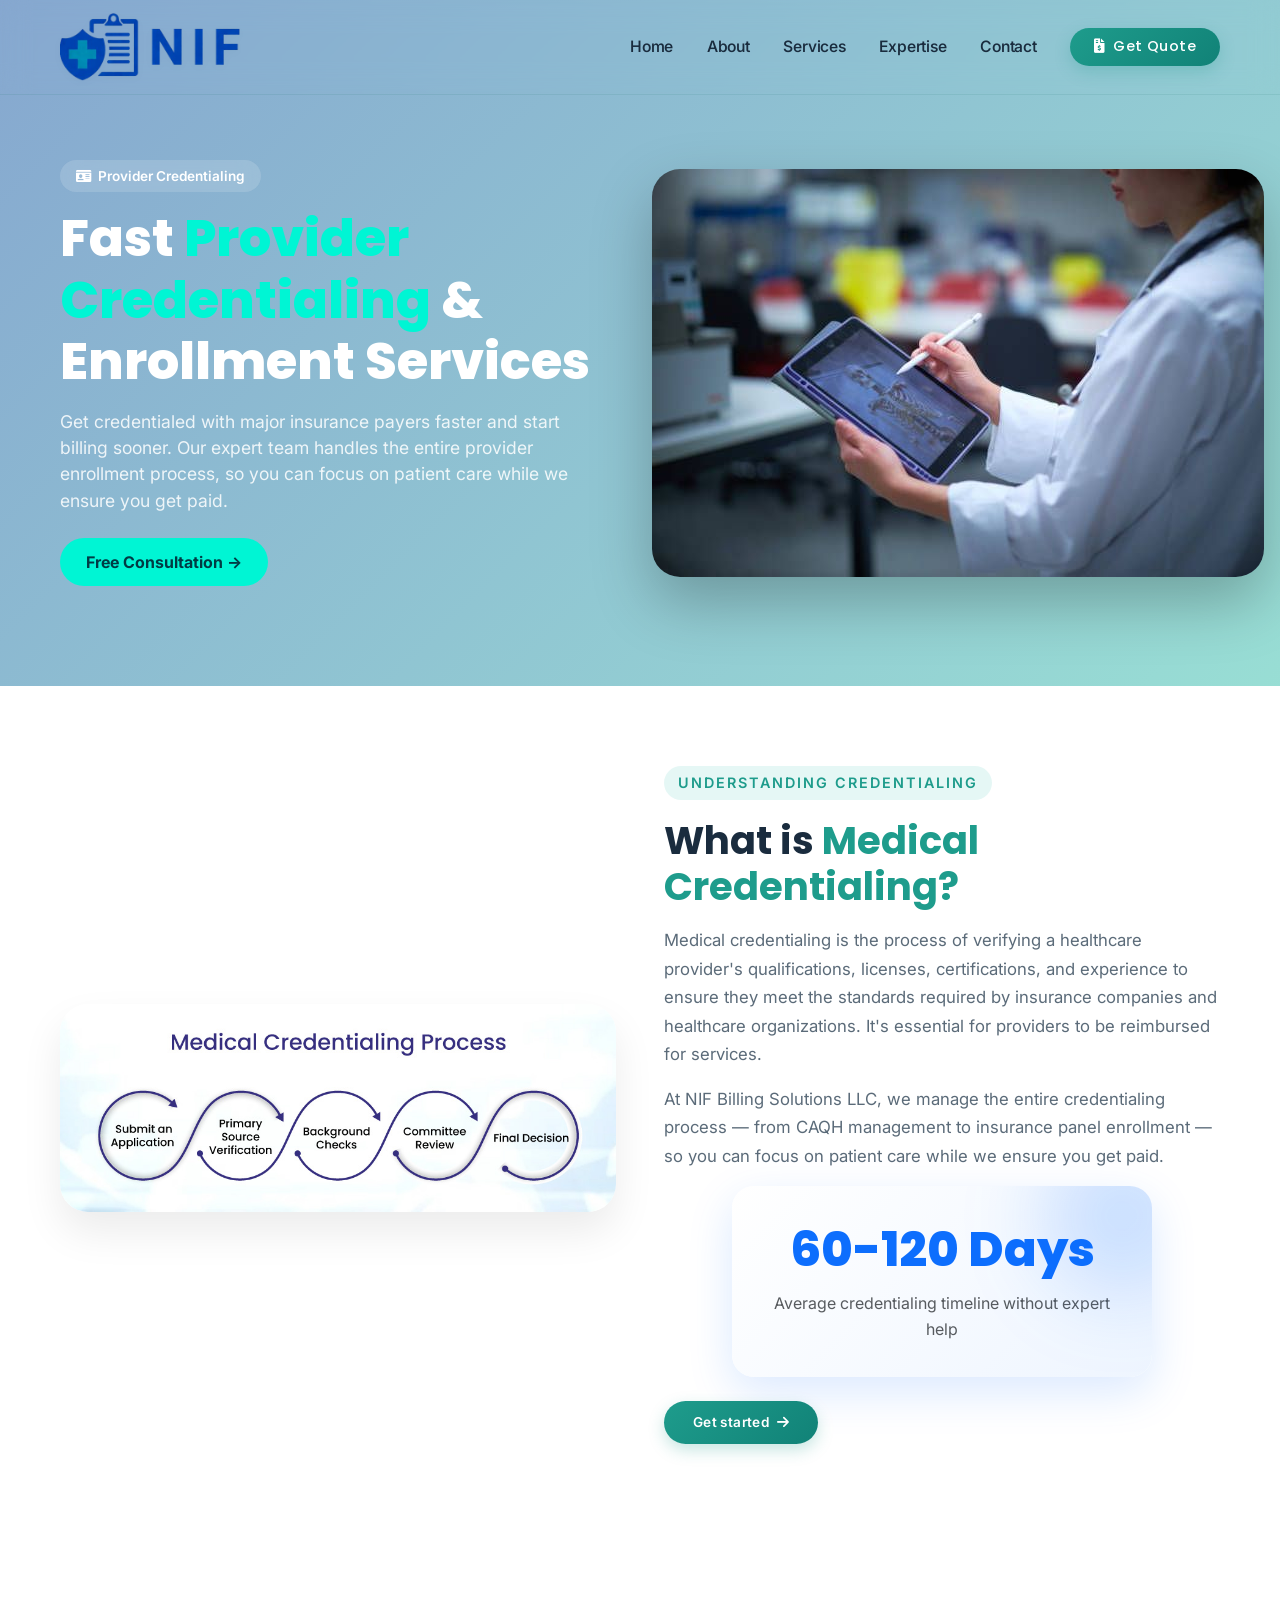
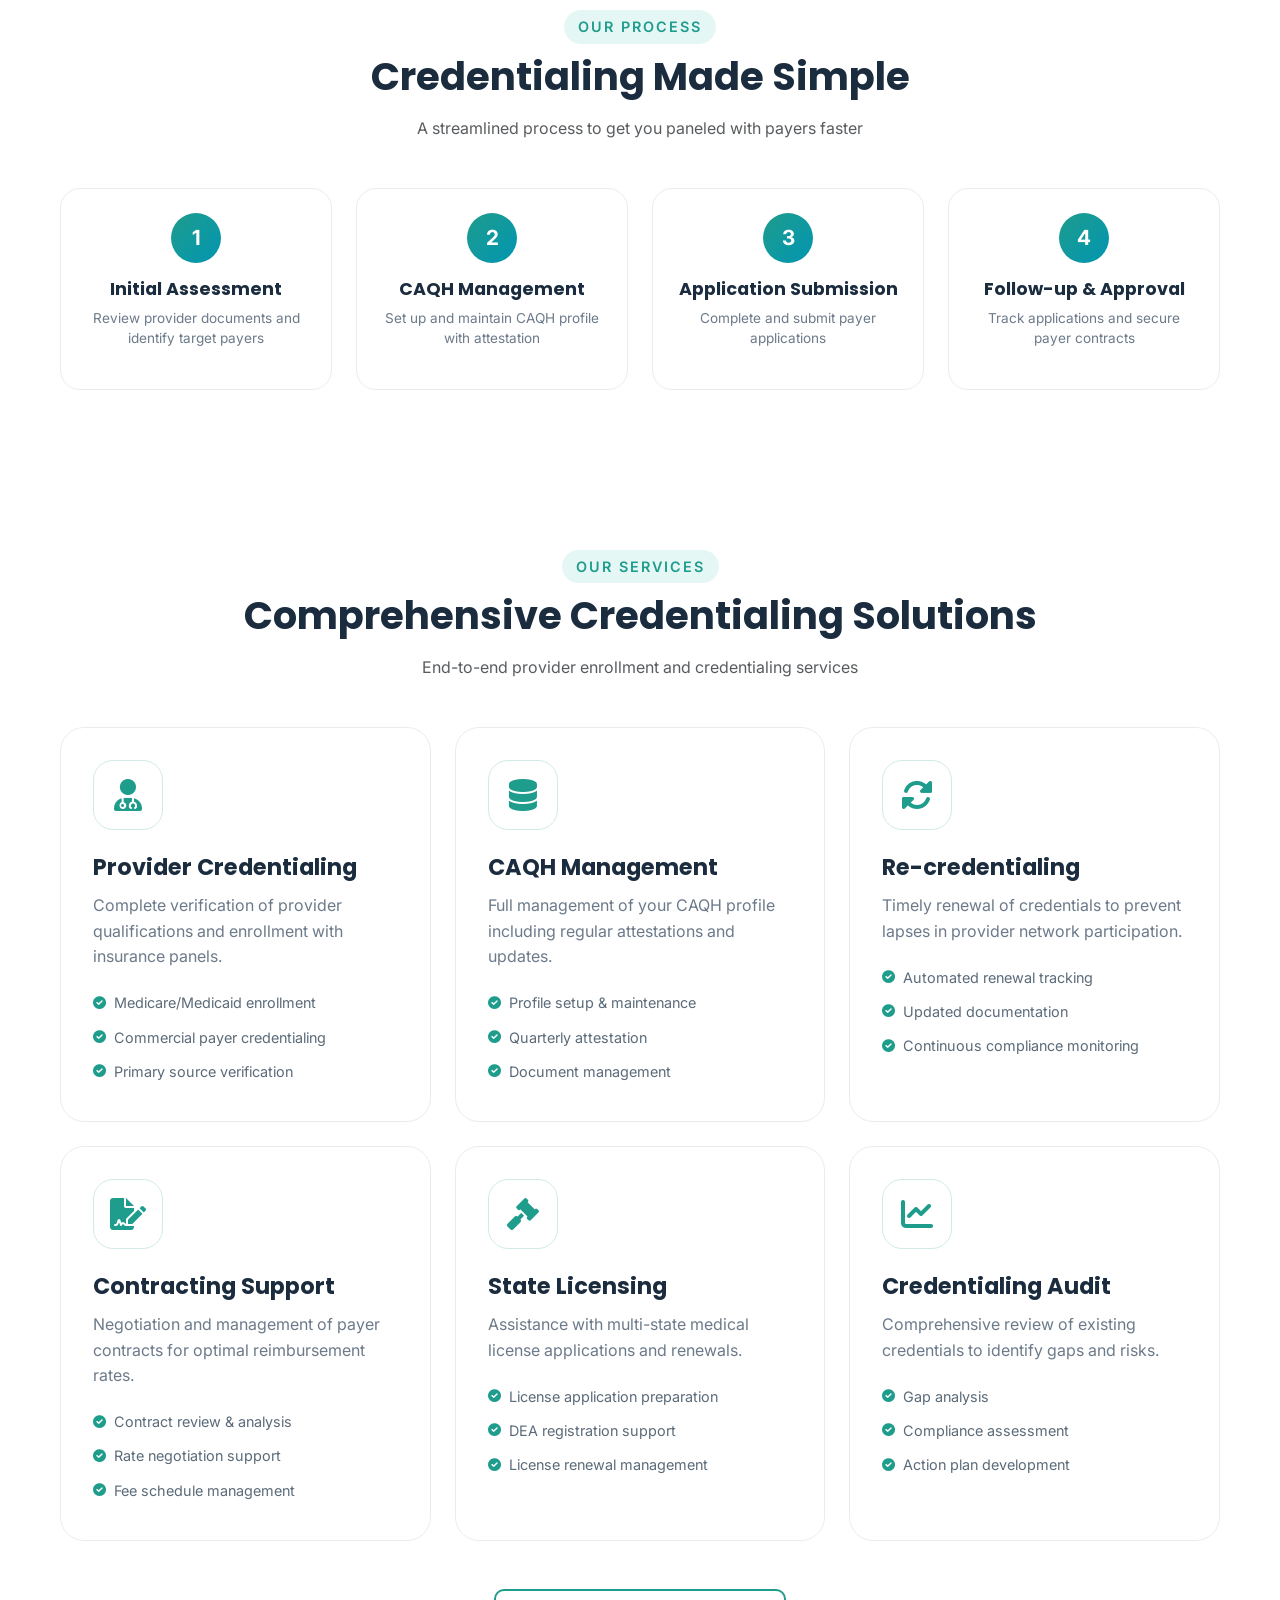
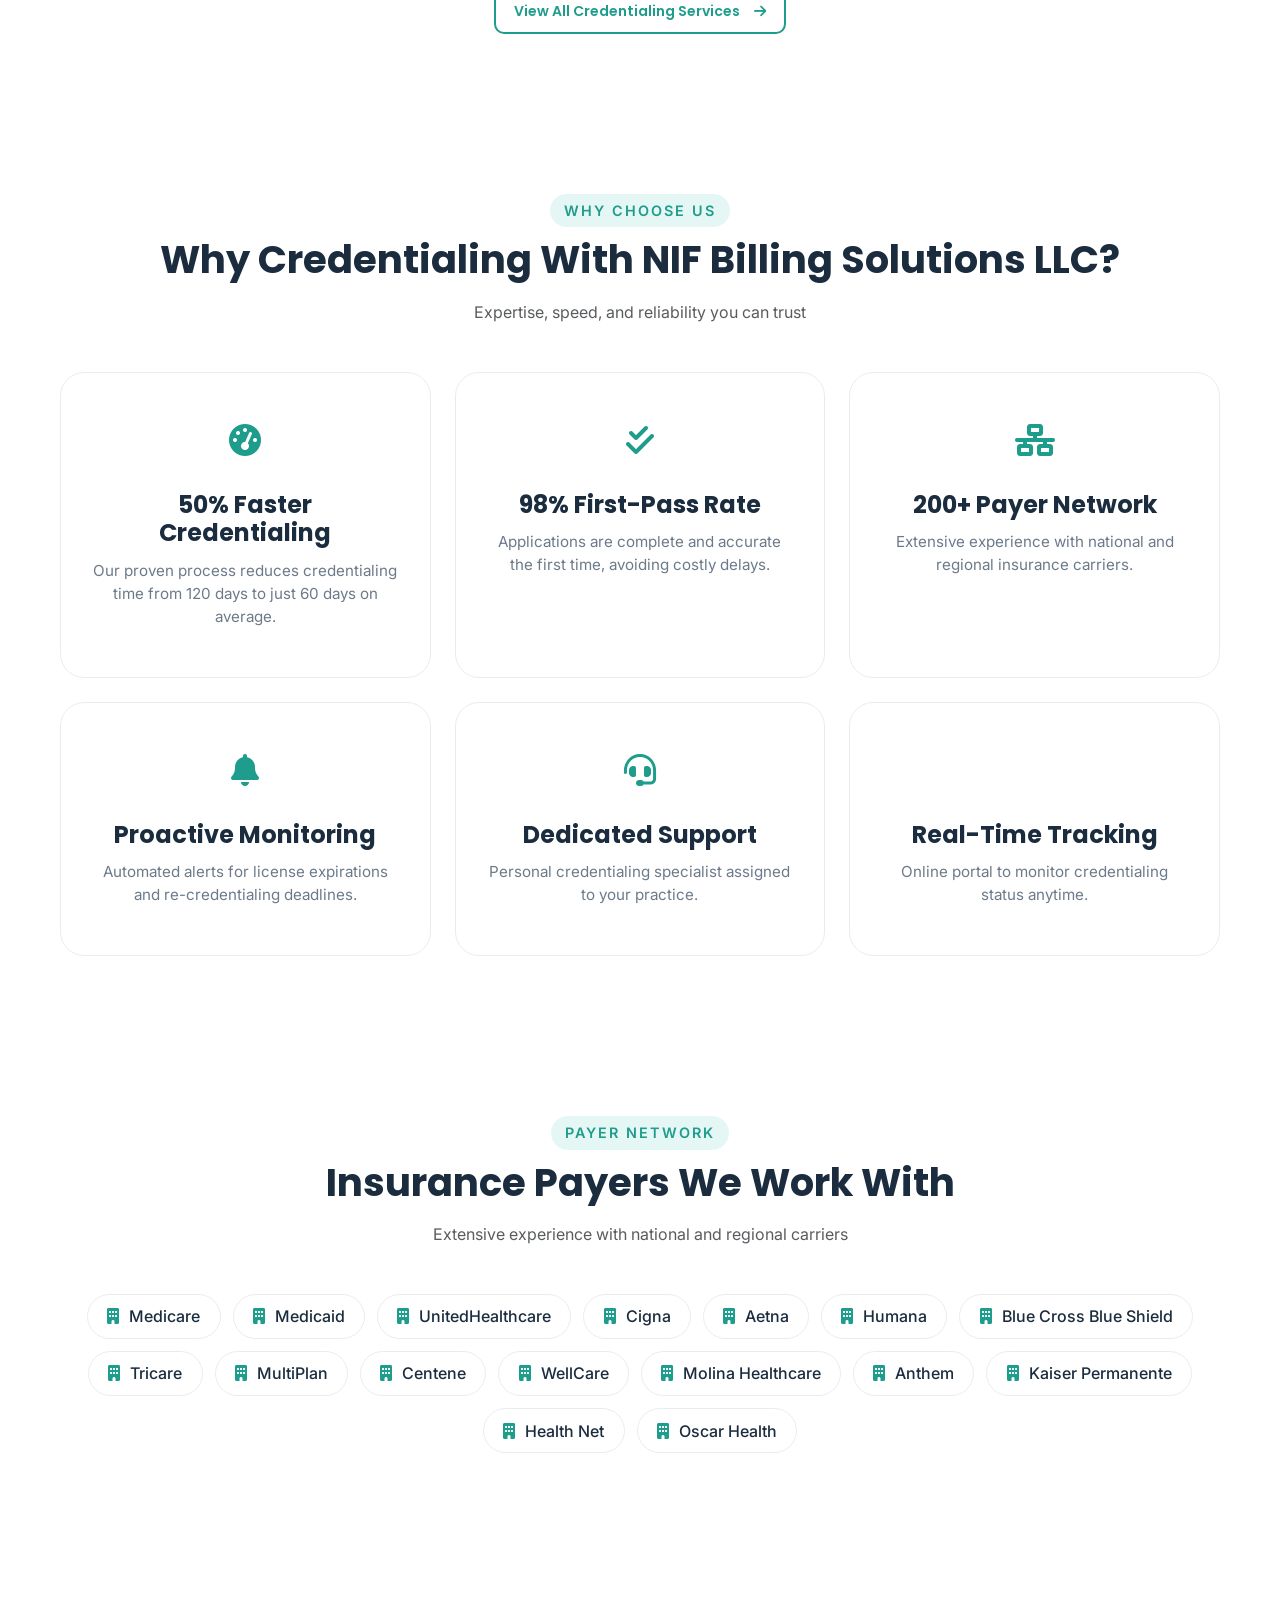
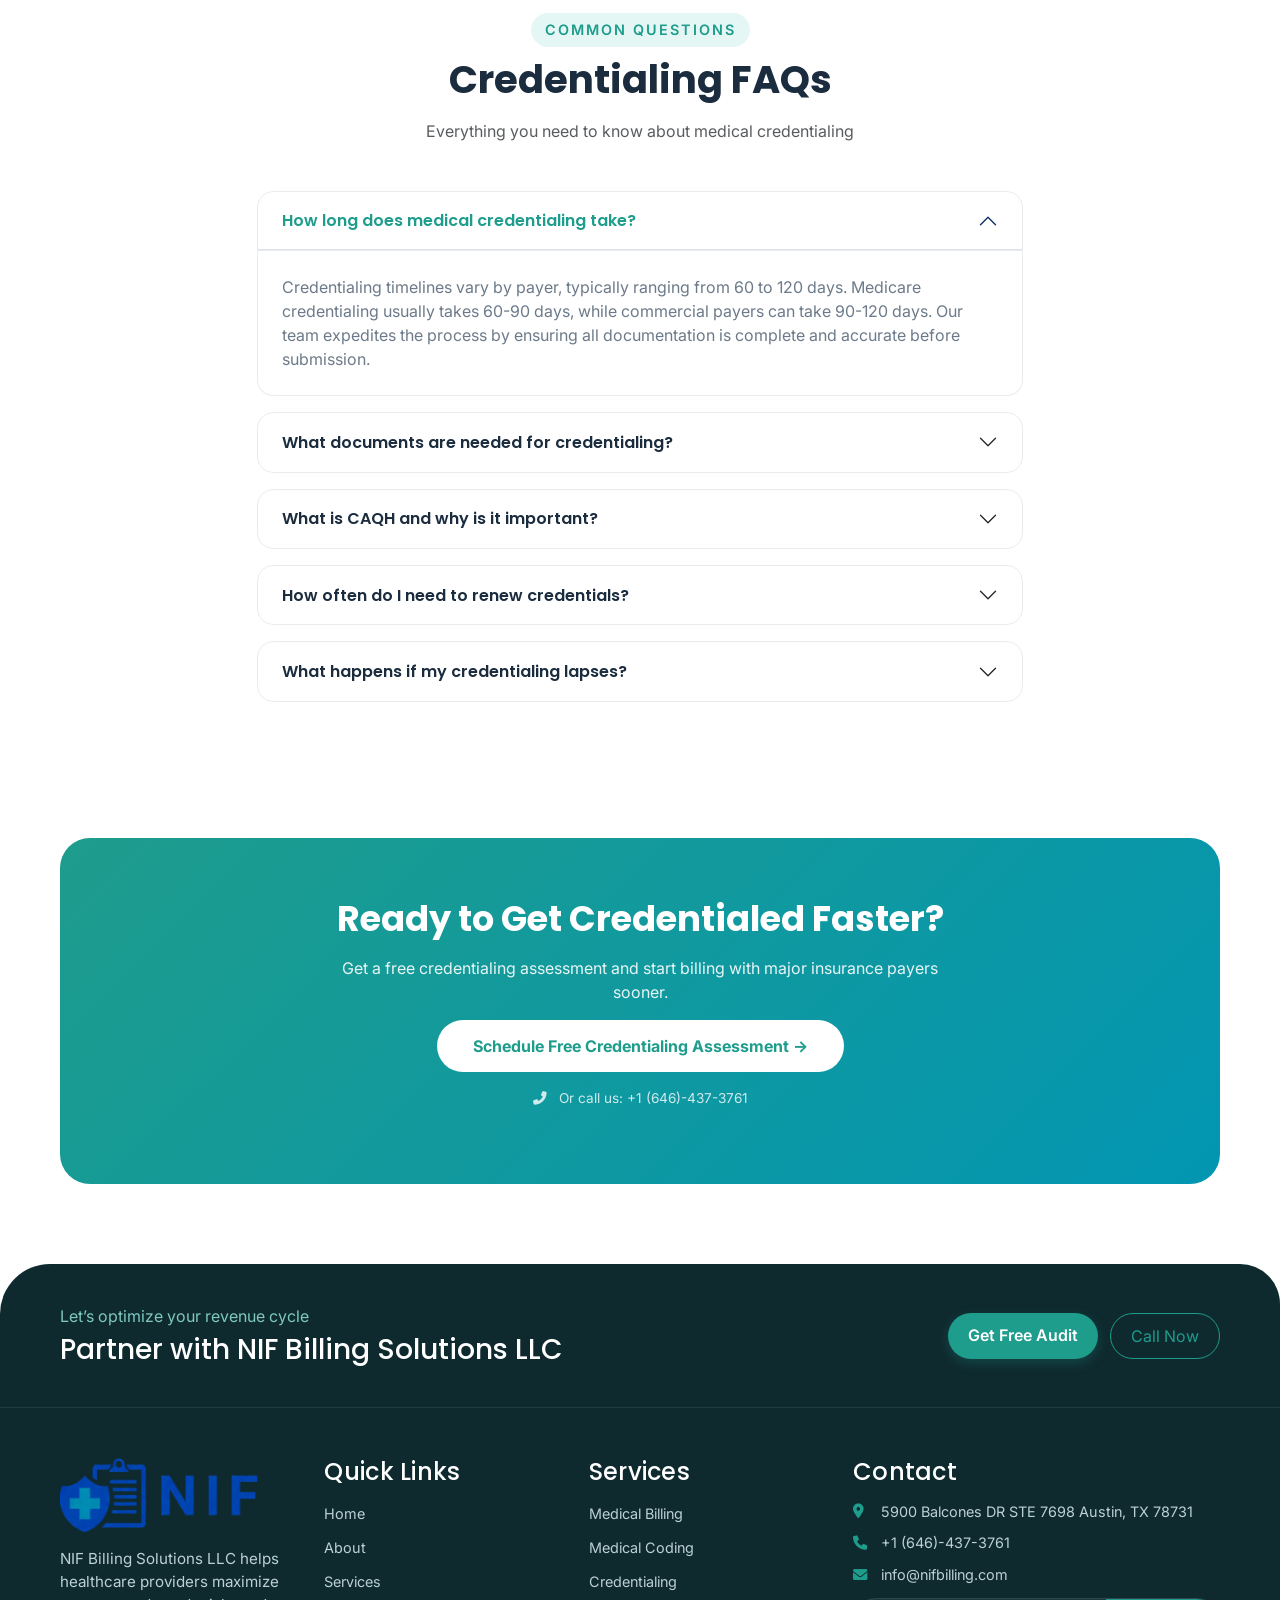
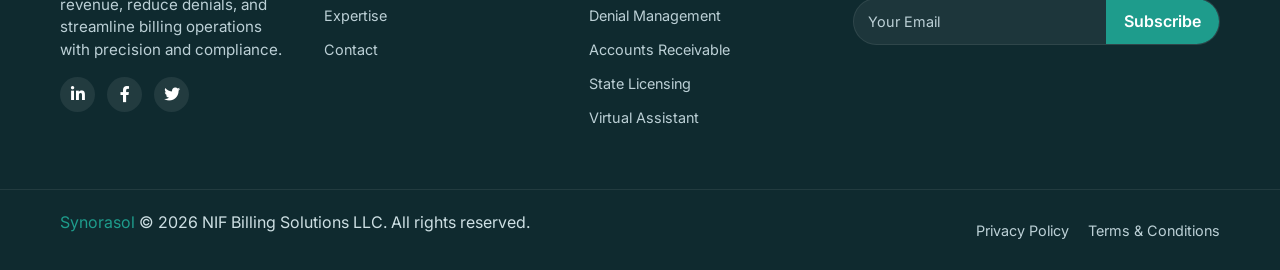
<file: medical-credentialing.html>
<!DOCTYPE html>
<html lang="en">

<head>
    <meta charset="UTF-8">
    <meta name="viewport" content="width=device-width, initial-scale=1.0, user-scalable=yes">
    <title>Medical Credentialing | NIF Billing Solutions LLC - Provider Enrollment Services</title>
    <!-- Bootstrap 5 CSS -->
    <link href="https://cdn.jsdelivr.net/npm/bootstrap@5.3.0-alpha1/dist/css/bootstrap.min.css" rel="stylesheet">
    <!-- Font Awesome 6 -->
    <link rel="stylesheet" href="https://cdnjs.cloudflare.com/ajax/libs/font-awesome/6.0.0-beta3/css/all.min.css">
    <!-- Google Fonts -->
    <link
        href="https://fonts.googleapis.com/css2?family=Inter:opsz,wght@14..32,300;400;500;600;700&family=Poppins:wght@400;500;600;700;800&display=swap"
        rel="stylesheet">
    <!-- AOS Library -->
    <link href="https://unpkg.com/aos@2.3.1/dist/aos.css" rel="stylesheet">
    <link rel="stylesheet" href="css/master.css">
    <link rel="icon" type="image/png" href="./favicon/favicon-96x96.png" sizes="96x96" />
    <link rel="icon" type="image/svg+xml" href="./favicon/favicon.svg" />
    <link rel="shortcut icon" href="./favicon/favicon.ico" />
    <link rel="apple-touch-icon" sizes="180x180" href="./favicon/apple-touch-icon.png" />
    <meta name="apple-mobile-web-app-title" content="MyWebSite" />
    <link rel="manifest" href="/site.webmanifest" />
</head>

<body>

    <!-- Navbar -->
    <nav class="navbar navbar-expand-lg fixed-top" id="mainNavbar">
        <div class="container">
            <a class="navbar-brand navbar-brand-custom" href="index.html">
                <img src="./img/newlogo1.png" alt="NIF Billing Solutions LLCPro Logo" class="logo-img"
                    onerror="this.onerror=null; this.src='https://placehold.co/180x70/1f6e6b/white?text=NIF Billing Solutions LLCPro';">
            </a>
            <button class="navbar-toggler" type="button" data-bs-toggle="collapse" data-bs-target="#navbarNav"
                aria-controls="navbarNav" aria-expanded="false" aria-label="Toggle navigation">
                <span class="navbar-toggler-icon"></span>
            </button>
            <div class="collapse navbar-collapse" id="navbarNav">
                <ul class="navbar-nav ms-auto mb-2 mb-lg-0 align-items-lg-center">
                    <li class="nav-item"><a class="nav-link" href="index.html">Home</a></li>
                    <li class="nav-item"><a class="nav-link" href="about.html">About</a></li>
                    <li class="nav-item"><a class="nav-link" href="services.html">Services</a></li>
                    <li class="nav-item"><a class="nav-link" href="expertise.html">Expertise</a></li>
                    <li class="nav-item"><a class="nav-link" href="contact.html">Contact</a></li>
                    <li class="nav-item">
                        <a class="btn btn-teal2 ms-lg-3 px-4 py-2" href="#" style="font-size:0.9rem; font-weight:500;">
                            <i class="fas fa-file-invoice-dollar me-1"></i> Get Quote
                        </a>
                    </li>
                </ul>
            </div>
        </div>
    </nav>

    <!-- Hero Section -->
    <section class="medicalbilling-hero">

        <!-- BACKGROUND IMAGE LAYER -->
        <div class="medicalbilling-hero-bg"></div>

        <!-- OVERLAY -->
        <div class="medicalbilling-hero-overlay"></div>

        <div class="container">
            <div class="row align-items-center">

                <!-- LEFT CONTENT -->
                <div class="col-lg-6 text-center text-lg-start" data-aos="fade-right">

                    <div class="medicalbilling-hero-badge">
                        <i class="fas fa-id-card me-1"></i> Provider Credentialing
                    </div>

                    <h1 class="medicalbilling-hero-title">
                        Fast <span>Provider Credentialing</span> & Enrollment Services
                    </h1>

                    <p class="medicalbilling-hero-text mt-3 mb-4">
                        Get credentialed with major insurance payers faster and start billing sooner. Our expert team
                        handles the entire provider enrollment process, so you can focus on patient care while we ensure
                        you get paid.
                    </p>

                    <div class="d-flex flex-wrap gap-3 justify-content-center justify-content-lg-start">
                        <a href="contact.html" class="medicalbilling-btn-primary">Free Consultation →</a>
                    </div>

                </div>

                <!-- RIGHT IMAGE -->
                <div class="col-lg-6 text-center mt-5 mt-lg-0" data-aos="fade-left">
                    <img src="./img/credentialing.jpg" loading="lazy" class="medicalbilling-hero-img"
                        alt="Provider Credentialing Professional">
                </div>

            </div>
        </div>
    </section>

    <!-- What is Credentialing Section -->
    <section class="what-is-section">
        <div class="container">
            <div class="row align-items-center g-5">
                <div class="col-lg-6" data-aos="fade-right">
                    <img src="./img/Medical-Credentialing-Process.jpg" loading="lazy" alt="What is Credentialing"
                        class="what-is-img">
                </div>
                <div class="col-lg-6" data-aos="fade-left">
                    <span class="section-sub">Understanding Credentialing</span>
                    <h2 class="section-title mt-2">What is <span style="color: var(--teal);">Medical
                            Credentialing?</span></h2>
                    <p class="what-is-text">Medical credentialing is the process of verifying a healthcare provider's
                        qualifications, licenses, certifications, and experience to ensure they meet the standards
                        required by insurance companies and healthcare organizations. It's essential for providers to be
                        reimbursed for services.</p>
                    <p class="what-is-text mt-3">At NIF Billing Solutions LLC, we manage the entire credentialing
                        process — from CAQH management to insurance panel enrollment — so you can focus on patient care
                        while we ensure you get paid.</p>
                    <div class="stat-bubble">
                        <h3>60-120 Days</h3>
                        <p class="text-muted mb-0">Average credentialing timeline without expert help</p>
                    </div>
                    <div class="mt-4">
                        <a href="contact.html" class="btn-teal">Get started<i class="fas fa-arrow-right ms-2"></i></a>
                    </div>
                </div>
            </div>
        </div>
    </section>

    <!-- Credentialing Process Flow -->
    <section class="process-section">
        <div class="container">
            <div class="text-center mb-5" data-aos="fade-up">
                <span class="section-sub">Our Process</span>
                <h2 class="section-title">Credentialing Made Simple</h2>
                <p class="text-muted">A streamlined process to get you paneled with payers faster</p>
            </div>
            <div class="row g-4">
                <div class="col-md-3" data-aos="fade-up" data-aos-delay="100">
                    <div class="process-card">
                        <div class="process-number">1</div>
                        <h4>Initial Assessment</h4>
                        <p>Review provider documents and identify target payers</p>
                    </div>
                </div>
                <div class="col-md-3" data-aos="fade-up" data-aos-delay="200">
                    <div class="process-card">
                        <div class="process-number">2</div>
                        <h4>CAQH Management</h4>
                        <p>Set up and maintain CAQH profile with attestation</p>
                    </div>
                </div>
                <div class="col-md-3" data-aos="fade-up" data-aos-delay="300">
                    <div class="process-card">
                        <div class="process-number">3</div>
                        <h4>Application Submission</h4>
                        <p>Complete and submit payer applications</p>
                    </div>
                </div>
                <div class="col-md-3" data-aos="fade-up" data-aos-delay="400">
                    <div class="process-card">
                        <div class="process-number">4</div>
                        <h4>Follow-up & Approval</h4>
                        <p>Track applications and secure payer contracts</p>
                    </div>
                </div>
            </div>
        </div>
    </section>

    <!-- Credentialing Services Cards -->
    <section class="services-section">
        <div class="container">
            <div class="text-center mb-5" data-aos="fade-up">
                <span class="section-sub">Our Services</span>
                <h2 class="section-title">Comprehensive Credentialing Solutions</h2>
                <p class="text-muted">End-to-end provider enrollment and credentialing services</p>
            </div>
            <div class="row g-4">
                <div class="col-md-4" data-aos="fade-up" data-aos-delay="100">
                    <div class="service-card">
                        <div class="service-icon">
                            <i class="fas fa-user-md"></i>
                        </div>
                        <h3>Provider Credentialing</h3>
                        <p>Complete verification of provider qualifications and enrollment with insurance panels.</p>
                        <ul class="service-features">
                            <li><i class="fas fa-check-circle"></i> Medicare/Medicaid enrollment</li>
                            <li><i class="fas fa-check-circle"></i> Commercial payer credentialing</li>
                            <li><i class="fas fa-check-circle"></i> Primary source verification</li>
                        </ul>
                    </div>
                </div>
                <div class="col-md-4" data-aos="fade-up" data-aos-delay="200">
                    <div class="service-card">
                        <div class="service-icon">
                            <i class="fas fa-database"></i>
                        </div>
                        <h3>CAQH Management</h3>
                        <p>Full management of your CAQH profile including regular attestations and updates.</p>
                        <ul class="service-features">
                            <li><i class="fas fa-check-circle"></i> Profile setup & maintenance</li>
                            <li><i class="fas fa-check-circle"></i> Quarterly attestation</li>
                            <li><i class="fas fa-check-circle"></i> Document management</li>
                        </ul>
                    </div>
                </div>
                <div class="col-md-4" data-aos="fade-up" data-aos-delay="300">
                    <div class="service-card">
                        <div class="service-icon">
                            <i class="fas fa-sync-alt"></i>
                        </div>
                        <h3>Re-credentialing</h3>
                        <p>Timely renewal of credentials to prevent lapses in provider network participation.</p>
                        <ul class="service-features">
                            <li><i class="fas fa-check-circle"></i> Automated renewal tracking</li>
                            <li><i class="fas fa-check-circle"></i> Updated documentation</li>
                            <li><i class="fas fa-check-circle"></i> Continuous compliance monitoring</li>
                        </ul>
                    </div>
                </div>
                <div class="col-md-4" data-aos="fade-up" data-aos-delay="400">
                    <div class="service-card">
                        <div class="service-icon">
                            <i class="fas fa-file-signature"></i>
                        </div>
                        <h3>Contracting Support</h3>
                        <p>Negotiation and management of payer contracts for optimal reimbursement rates.</p>
                        <ul class="service-features">
                            <li><i class="fas fa-check-circle"></i> Contract review & analysis</li>
                            <li><i class="fas fa-check-circle"></i> Rate negotiation support</li>
                            <li><i class="fas fa-check-circle"></i> Fee schedule management</li>
                        </ul>
                    </div>
                </div>
                <div class="col-md-4" data-aos="fade-up" data-aos-delay="500">
                    <div class="service-card">
                        <div class="service-icon">
                            <i class="fas fa-gavel"></i>
                        </div>
                        <h3>State Licensing</h3>
                        <p>Assistance with multi-state medical license applications and renewals.</p>
                        <ul class="service-features">
                            <li><i class="fas fa-check-circle"></i> License application preparation</li>
                            <li><i class="fas fa-check-circle"></i> DEA registration support</li>
                            <li><i class="fas fa-check-circle"></i> License renewal management</li>
                        </ul>
                    </div>
                </div>
                <div class="col-md-4" data-aos="fade-up" data-aos-delay="600">
                    <div class="service-card">
                        <div class="service-icon">
                            <i class="fas fa-chart-line"></i>
                        </div>
                        <h3>Credentialing Audit</h3>
                        <p>Comprehensive review of existing credentials to identify gaps and risks.</p>
                        <ul class="service-features">
                            <li><i class="fas fa-check-circle"></i> Gap analysis</li>
                            <li><i class="fas fa-check-circle"></i> Compliance assessment</li>
                            <li><i class="fas fa-check-circle"></i> Action plan development</li>
                        </ul>
                    </div>
                </div>
            </div>
            <div class="text-center mt-5" data-aos="fade-up">
                <a href="services.html" class="btn btn-outline-teal">View All Credentialing Services <i
                        class="fas fa-arrow-right ms-2"></i></a>
            </div>
        </div>
    </section>

    <!-- Why Choose Us Section -->
    <section class="why-us-section">
        <div class="container">
            <div class="text-center mb-5" data-aos="fade-up">
                <span class="section-sub">Why Choose Us</span>
                <h2 class="section-title">Why Credentialing With NIF Billing Solutions LLC?</h2>
                <p class="text-muted">Expertise, speed, and reliability you can trust</p>
            </div>
            <div class="row g-4">
                <div class="col-md-4" data-aos="fade-up" data-aos-delay="100">
                    <div class="why-card">
                        <div class="why-icon"><i class="fas fa-tachometer-alt"></i></div>
                        <h4>50% Faster Credentialing</h4>
                        <p>Our proven process reduces credentialing time from 120 days to just 60 days on average.</p>
                    </div>
                </div>
                <div class="col-md-4" data-aos="fade-up" data-aos-delay="200">
                    <div class="why-card">
                        <div class="why-icon"><i class="fas fa-check-double"></i></div>
                        <h4>98% First-Pass Rate</h4>
                        <p>Applications are complete and accurate the first time, avoiding costly delays.</p>
                    </div>
                </div>
                <div class="col-md-4" data-aos="fade-up" data-aos-delay="300">
                    <div class="why-card">
                        <div class="why-icon"><i class="fas fa-network-wired"></i></div>
                        <h4>200+ Payer Network</h4>
                        <p>Extensive experience with national and regional insurance carriers.</p>
                    </div>
                </div>
                <div class="col-md-4" data-aos="fade-up" data-aos-delay="400">
                    <div class="why-card">
                        <div class="why-icon"><i class="fas fa-bell"></i></div>
                        <h4>Proactive Monitoring</h4>
                        <p>Automated alerts for license expirations and re-credentialing deadlines.</p>
                    </div>
                </div>
                <div class="col-md-4" data-aos="fade-up" data-aos-delay="500">
                    <div class="why-card">
                        <div class="why-icon"><i class="fas fa-headset"></i></div>
                        <h4>Dedicated Support</h4>
                        <p>Personal credentialing specialist assigned to your practice.</p>
                    </div>
                </div>
                <div class="col-md-4" data-aos="fade-up" data-aos-delay="600">
                    <div class="why-card">
                        <div class="why-icon"><i class="fas fa-chart-simple"></i></div>
                        <h4>Real-Time Tracking</h4>
                        <p>Online portal to monitor credentialing status anytime.</p>
                    </div>
                </div>
            </div>
        </div>
    </section>

    <!-- Payer Network Grid -->
    <section class="payers-section">
        <div class="container">
            <div class="text-center mb-5" data-aos="fade-up">
                <span class="section-sub">Payer Network</span>
                <h2 class="section-title">Insurance Payers We Work With</h2>
                <p class="text-muted">Extensive experience with national and regional carriers</p>
            </div>
            <div class="payer-grid" data-aos="fade-up" data-aos-delay="100">
                <span class="payer-badge"><i class="fas fa-building"></i> Medicare</span>
                <span class="payer-badge"><i class="fas fa-building"></i> Medicaid</span>
                <span class="payer-badge"><i class="fas fa-building"></i> UnitedHealthcare</span>
                <span class="payer-badge"><i class="fas fa-building"></i> Cigna</span>
                <span class="payer-badge"><i class="fas fa-building"></i> Aetna</span>
                <span class="payer-badge"><i class="fas fa-building"></i> Humana</span>
                <span class="payer-badge"><i class="fas fa-building"></i> Blue Cross Blue Shield</span>
                <span class="payer-badge"><i class="fas fa-building"></i> Tricare</span>
                <span class="payer-badge"><i class="fas fa-building"></i> MultiPlan</span>
                <span class="payer-badge"><i class="fas fa-building"></i> Centene</span>
                <span class="payer-badge"><i class="fas fa-building"></i> WellCare</span>
                <span class="payer-badge"><i class="fas fa-building"></i> Molina Healthcare</span>
                <span class="payer-badge"><i class="fas fa-building"></i> Anthem</span>
                <span class="payer-badge"><i class="fas fa-building"></i> Kaiser Permanente</span>
                <span class="payer-badge"><i class="fas fa-building"></i> Health Net</span>
                <span class="payer-badge"><i class="fas fa-building"></i> Oscar Health</span>
            </div>
        </div>
    </section>

    <!-- FAQ Section -->
    <section class="faq-section">
        <div class="container">
            <div class="text-center mb-5" data-aos="fade-up">
                <span class="section-sub">Common Questions</span>
                <h2 class="section-title">Credentialing FAQs</h2>
                <p class="text-muted">Everything you need to know about medical credentialing</p>
            </div>
            <div class="row justify-content-center">
                <div class="col-lg-8" data-aos="fade-up">
                    <div class="accordion" id="faqAccordion">
                        <div class="accordion-item">
                            <h2 class="accordion-header">
                                <button class="accordion-button" type="button" data-bs-toggle="collapse"
                                    data-bs-target="#faq1">
                                    How long does medical credentialing take?
                                </button>
                            </h2>
                            <div id="faq1" class="accordion-collapse collapse show" data-bs-parent="#faqAccordion">
                                <div class="accordion-body">
                                    Credentialing timelines vary by payer, typically ranging from 60 to 120 days.
                                    Medicare credentialing usually takes 60-90 days, while commercial payers can take
                                    90-120 days. Our team expedites the process by ensuring all documentation is
                                    complete and accurate before submission.
                                </div>
                            </div>
                        </div>
                        <div class="accordion-item">
                            <h2 class="accordion-header">
                                <button class="accordion-button collapsed" type="button" data-bs-toggle="collapse"
                                    data-bs-target="#faq2">
                                    What documents are needed for credentialing?
                                </button>
                            </h2>
                            <div id="faq2" class="accordion-collapse collapse" data-bs-parent="#faqAccordion">
                                <div class="accordion-body">
                                    Required documents typically include: medical license, DEA certificate, board
                                    certification, malpractice insurance, CV/resume, diplomas, NPI number, CAQH profile,
                                    and work history. Our team provides a complete checklist and helps gather all
                                    necessary documents.
                                </div>
                            </div>
                        </div>
                        <div class="accordion-item">
                            <h2 class="accordion-header">
                                <button class="accordion-button collapsed" type="button" data-bs-toggle="collapse"
                                    data-bs-target="#faq3">
                                    What is CAQH and why is it important?
                                </button>
                            </h2>
                            <div id="faq3" class="accordion-collapse collapse" data-bs-parent="#faqAccordion">
                                <div class="accordion-body">
                                    CAQH (Council for Affordable Quality Healthcare) is a universal credentialing
                                    database used by most insurance payers. Providers must maintain an up-to-date CAQH
                                    profile and complete quarterly attestation. We manage your CAQH profile to ensure
                                    compliance and streamline credentialing with multiple payers.
                                </div>
                            </div>
                        </div>
                        <div class="accordion-item">
                            <h2 class="accordion-header">
                                <button class="accordion-button collapsed" type="button" data-bs-toggle="collapse"
                                    data-bs-target="#faq4">
                                    How often do I need to renew credentials?
                                </button>
                            </h2>
                            <div id="faq4" class="accordion-collapse collapse" data-bs-parent="#faqAccordion">
                                <div class="accordion-body">
                                    Most payers require re-credentialing every 3 years. However, you must update your
                                    CAQH profile quarterly and report any changes (address, license status, malpractice
                                    claims) immediately. Our system tracks all deadlines and sends automated reminders.
                                </div>
                            </div>
                        </div>
                        <div class="accordion-item">
                            <h2 class="accordion-header">
                                <button class="accordion-button collapsed" type="button" data-bs-toggle="collapse"
                                    data-bs-target="#faq5">
                                    What happens if my credentialing lapses?
                                </button>
                            </h2>
                            <div id="faq5" class="accordion-collapse collapse" data-bs-parent="#faqAccordion">
                                <div class="accordion-body">
                                    A lapse in credentialing can result in claim denials, reduced reimbursement rates,
                                    or removal from payer networks. You may need to restart the entire credentialing
                                    process. Our proactive monitoring prevents lapses by ensuring timely renewals and
                                    continuous compliance.
                                </div>
                            </div>
                        </div>
                    </div>
                </div>
            </div>
        </div>
    </section>

    <!-- CTA Section -->
    <div class="container">
        <div class="cta-section" data-aos="fade-up">
            <h2>Ready to Get Credentialed Faster?</h2>
            <p>Get a free credentialing assessment and start billing with major insurance payers sooner.</p>
            <a href="contact.html" class="btn-cta-white">Schedule Free Credentialing Assessment →</a>
            <p class="mt-3" style="font-size: 0.85rem; color: rgba(255,255,255,0.8);"><i
                    class="fas fa-phone-alt me-2"></i> Or call us: +1 (646)-437-3761</p>
        </div>
    </div>

    <!-- Footer -->
    <footer class="footer">

        <!-- TOP CTA -->
        <div class="footer-cta">
            <div class="container">
                <div class="footer-cta-inner">
                    <div class="cta-text">
                        <p>Let’s optimize your revenue cycle</p>
                        <h3>Partner with NIF Billing Solutions LLC</h3>
                    </div>

                    <div class="cta-buttons">
                        <a href="contact.html" class="btn-primary">Get Free Audit</a>
                        <a href="tel:+1 (646)-437-3761" class="btn-outline">Call Now</a>
                    </div>
                </div>
            </div>
        </div>

        <!-- MAIN -->
        <div class="footer-main">
            <div class="container">
                <div class="footer-grid">

                    <!-- BRAND -->
                    <div class="footer-col">
                        <div class="footer-brand">
                            <img src="./img/newlogo1.png" alt="logo">
                        </div>

                        <p class="footer-desc">
                            NIF Billing Solutions LLC helps healthcare providers maximize revenue,
                            reduce denials, and streamline billing operations with precision and compliance.
                        </p>

                        <div class="socials">
                            <a href="#"><i class="fab fa-linkedin-in"></i></a>
                            <a href="#"><i class="fab fa-facebook-f"></i></a>
                            <a href="#"><i class="fab fa-twitter"></i></a>
                        </div>
                    </div>

                    <!-- LINKS -->
                    <div class="footer-col">
                        <h5>Quick Links</h5>
                        <ul>
                            <li><a href="index.html">Home</a></li>
                            <li><a href="about.html">About</a></li>
                            <li><a href="services.html">Services</a></li>
                            <li><a href="expertise.html">Expertise</a></li>
                            <li><a href="contact.html">Contact</a></li>
                        </ul>
                    </div>

                    <!-- SERVICES -->
                    <div class="footer-col">
                        <h5>Services</h5>
                        <ul>
                            <li><a href="medical-billing.html">Medical Billing</a></li>
                            <li><a href="medical-coding.html">Medical Coding</a></li>
                            <li><a href="medical-credentialing.html">Credentialing</a></li>
                            <li><a href="denial-management.html">Denial Management</a></li>
                            <li><a href="accounts-receivable.html">Accounts Receivable</a></li>
                            <li><a href="state-licensing.html">State Licensing</a></li>
                            <li><a href="virtual-assistant.html">Virtual Assistant</a></li>
                        </ul>
                    </div>

                    <!-- CONTACT -->
                    <div class="footer-col">
                        <h5>Contact</h5>
                        <ul class="contact-list">
                            <li><i class="fas fa-map-marker-alt"></i> 5900 Balcones DR STE 7698
                                Austin, TX 78731</li>
                            <li><i class="fas fa-phone"></i> +1 (646)-437-3761</li>
                            <li><i class="fas fa-envelope"></i> info@nifbilling.com</li>
                        </ul>

                        <div class="newsletter">
                            <input type="email" placeholder="Your Email">
                            <button>Subscribe</button>
                        </div>
                    </div>

                </div>
            </div>
        </div>

        <!-- BOTTOM -->
        <div class="footer-bottom">
            <div class="container footer-bottom-inner">
                <p>
                    <a href="https://synorasol.com" target="_blank" style="color:#1e9c8c; text-decoration:none;">
                        Synorasol
                    </a>
                    © 2026 NIF Billing Solutions LLC. All rights reserved.
                </p>

                <div class="footer-links">
                    <a href="privacy-policy.html">Privacy Policy</a>
                    <a href="terms-and-condition.html">Terms & Conditions</a>
                </div>
            </div>
        </div>

    </footer>

    <script src="https://cdn.jsdelivr.net/npm/bootstrap@5.3.0-alpha1/dist/js/bootstrap.bundle.min.js"></script>
    <script src="https://unpkg.com/aos@2.3.1/dist/aos.js"></script>
    <script>
        AOS.init({
            duration: 800,
            once: true,
            offset: 100
        });
    </script>
</body>

</html>
</file>
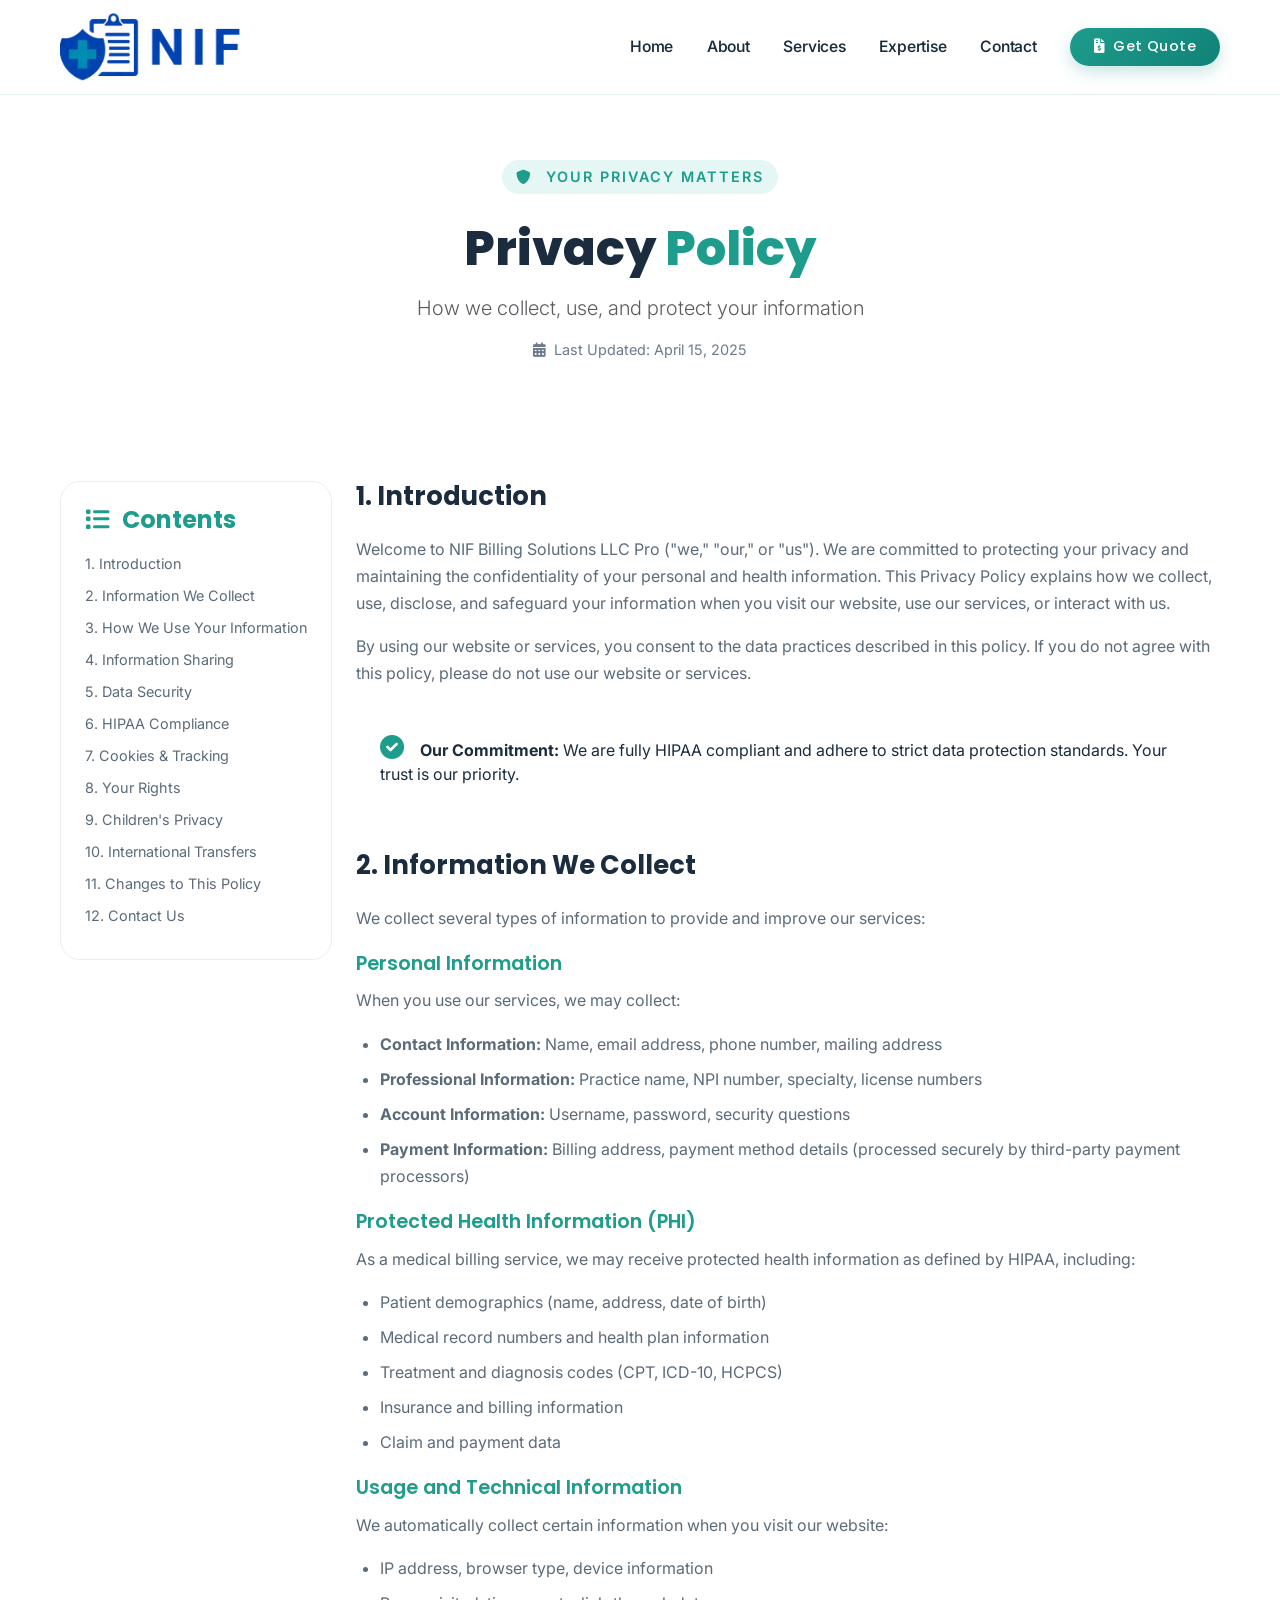
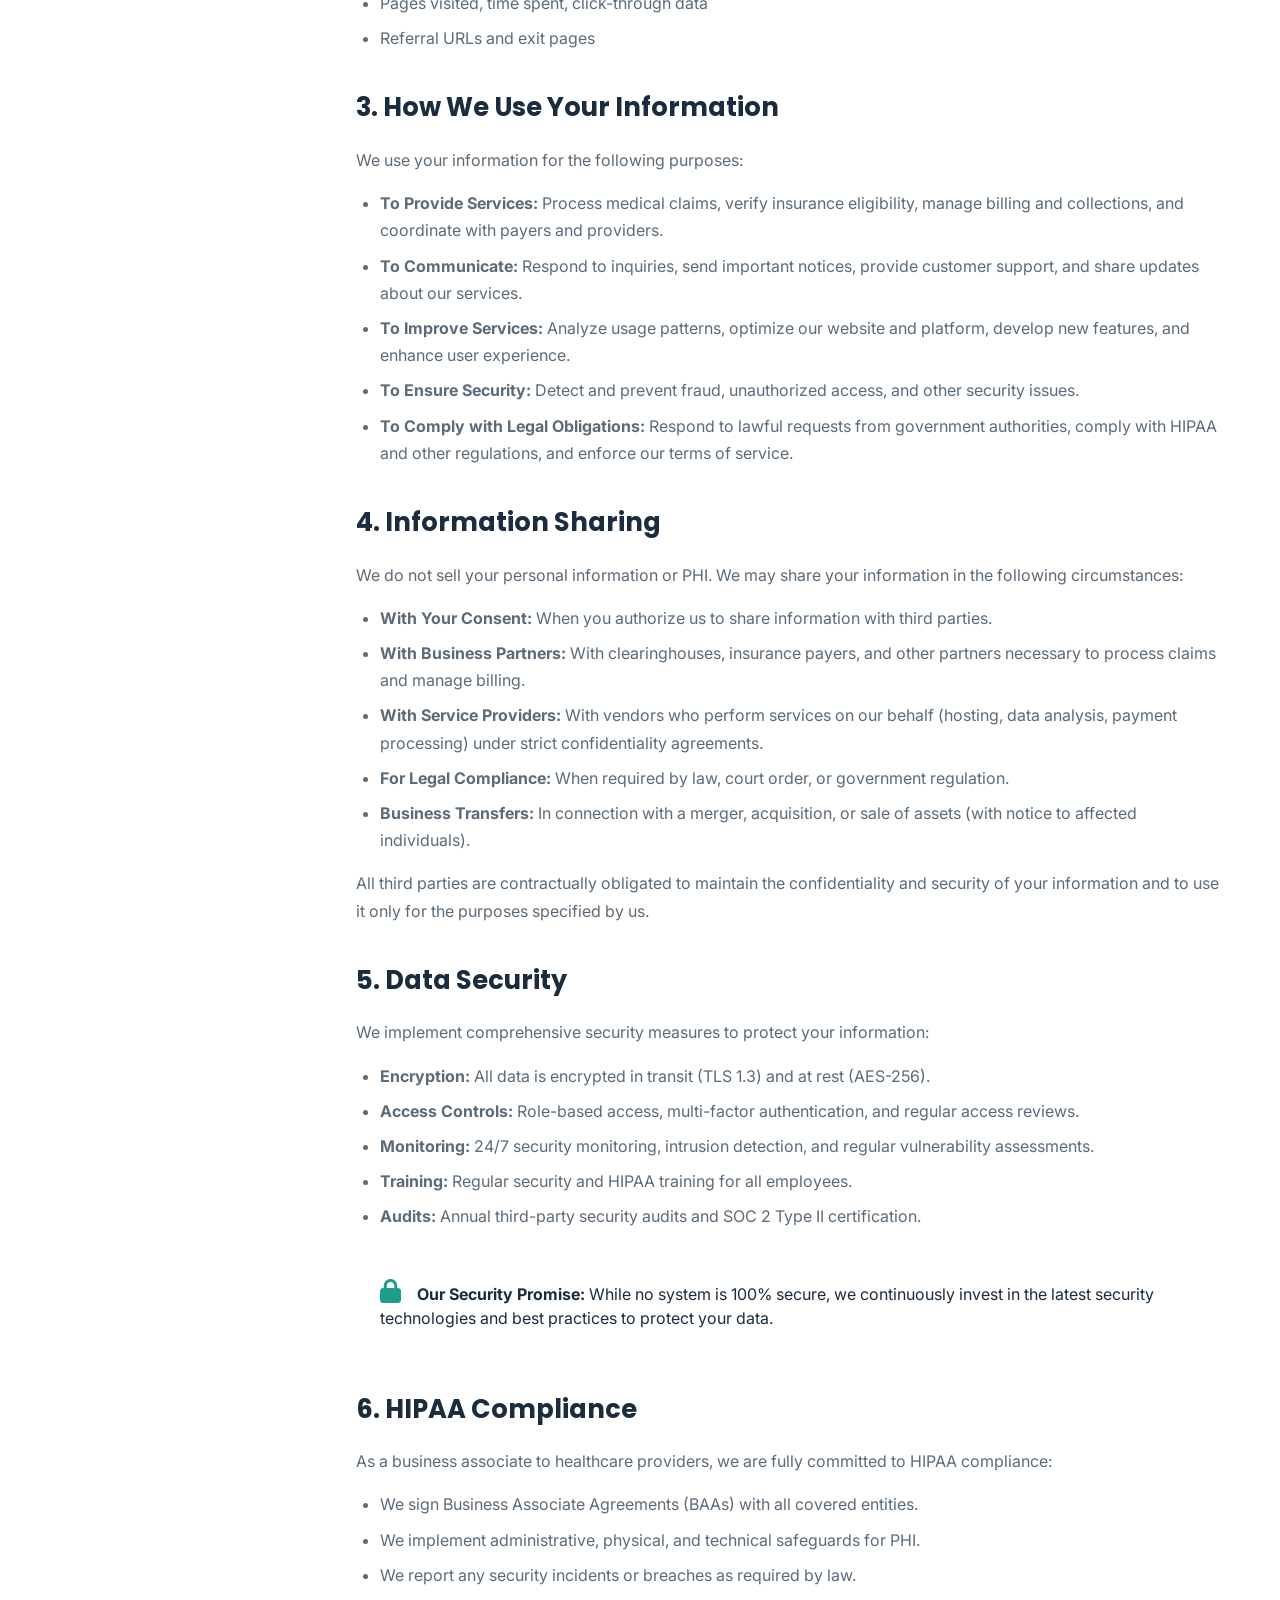
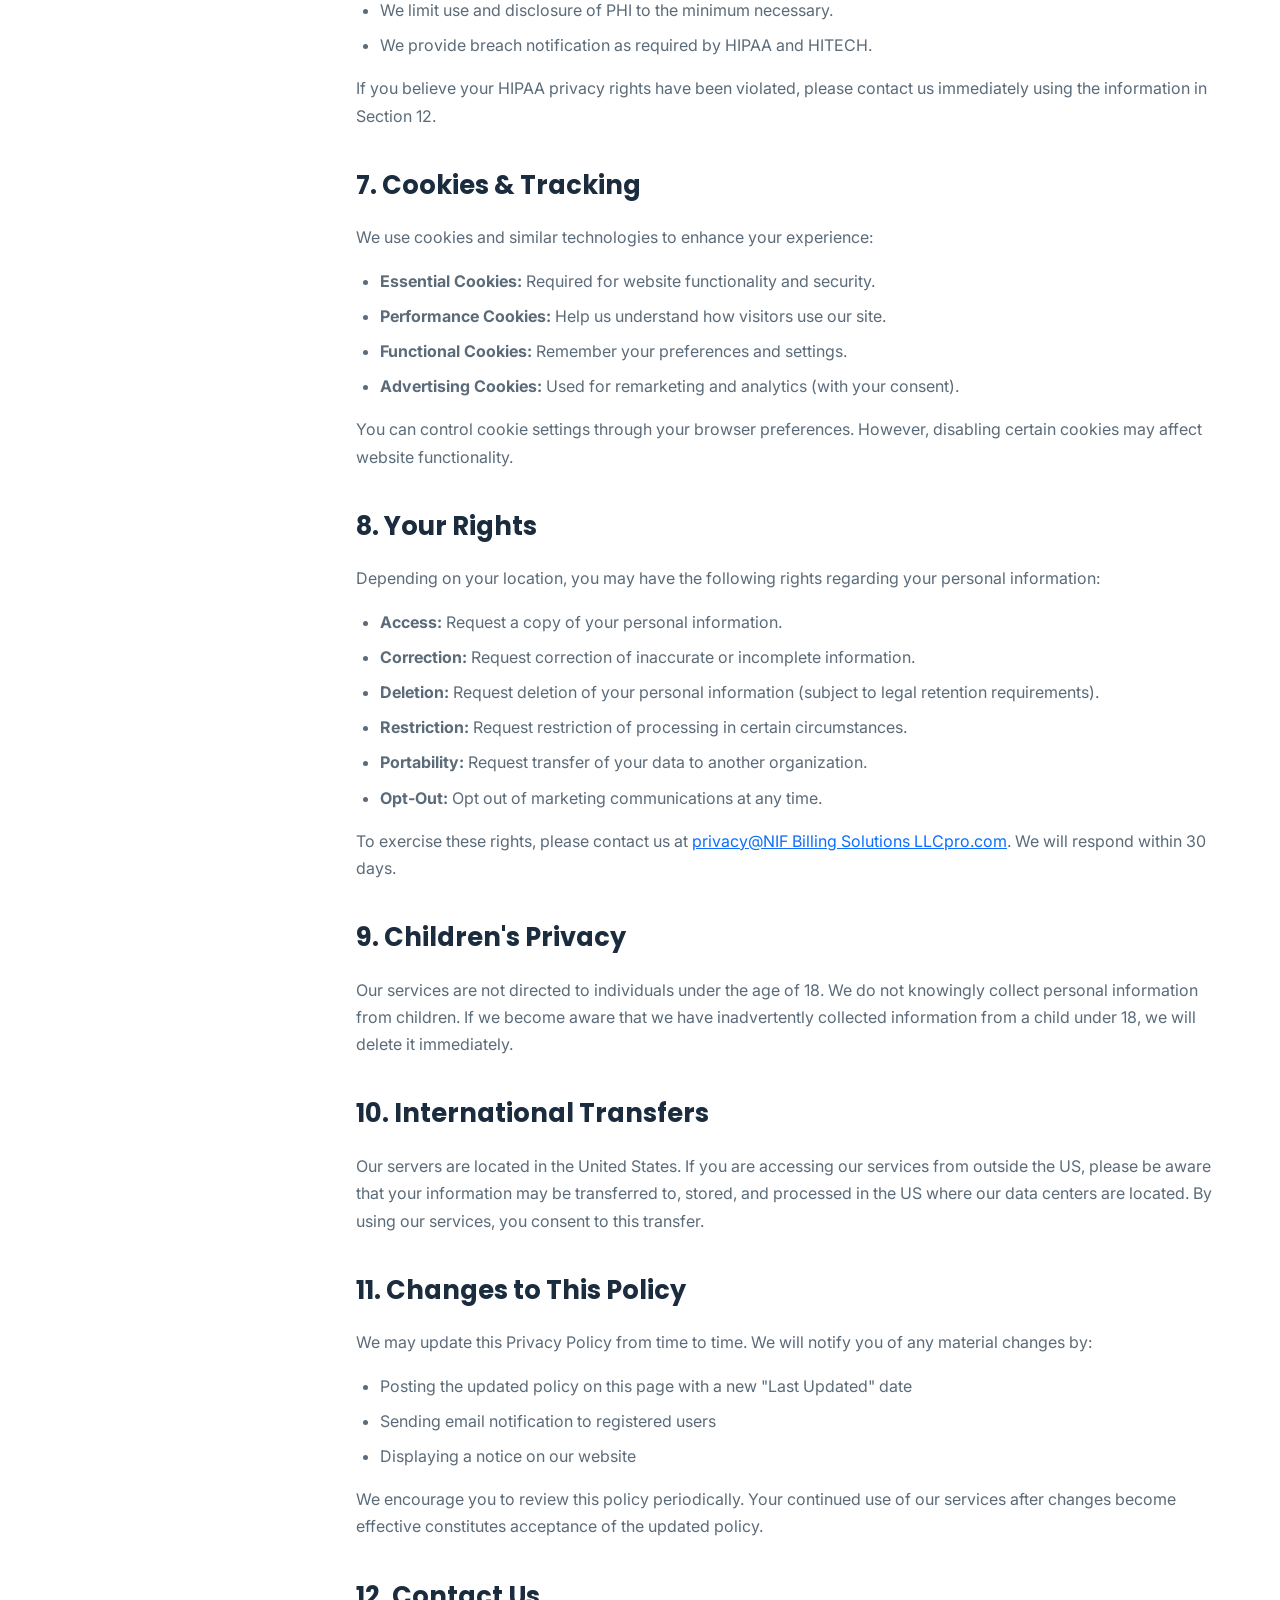
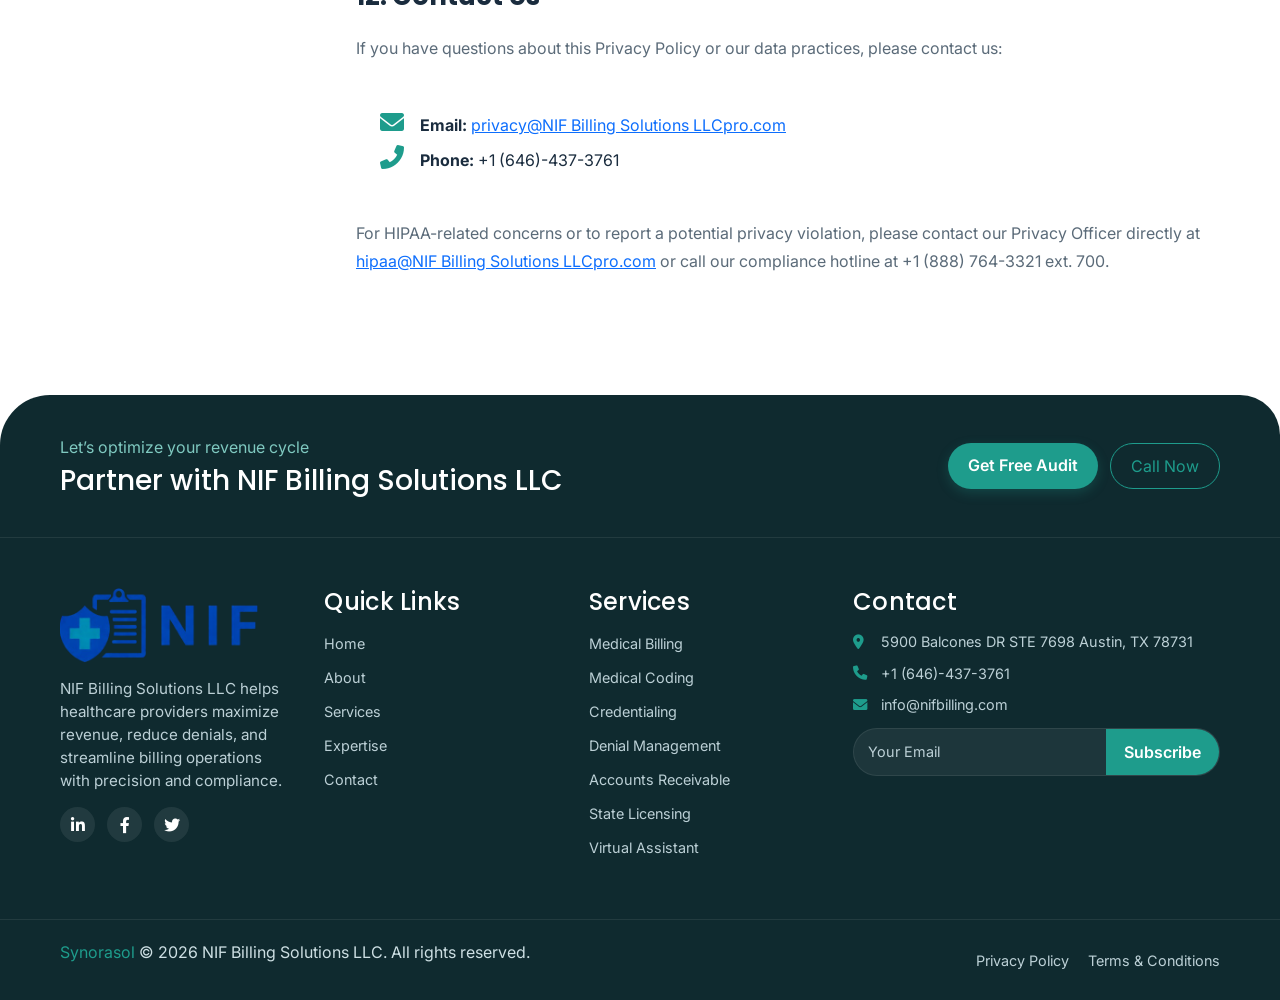
<file: privacy-policy.html>
<!DOCTYPE html>
<html lang="en">

<head>
    <meta charset="UTF-8">
    <meta name="viewport" content="width=device-width, initial-scale=1.0, user-scalable=yes">
    <title>Privacy Policy | NIF Billing Solutions LLC Pro - Your Data Security Matters</title>
    <!-- Bootstrap 5 CSS -->
    <link href="https://cdn.jsdelivr.net/npm/bootstrap@5.3.0-alpha1/dist/css/bootstrap.min.css" rel="stylesheet">
    <!-- Font Awesome 6 -->
    <link rel="stylesheet" href="https://cdnjs.cloudflare.com/ajax/libs/font-awesome/6.0.0-beta3/css/all.min.css">
    <!-- Google Fonts -->
    <link
        href="https://fonts.googleapis.com/css2?family=Inter:opsz,wght@14..32,300;400;500;600;700&family=Poppins:wght@400;500;600;700;800&display=swap"
        rel="stylesheet">
    <!-- AOS Library -->
    <link href="https://unpkg.com/aos@2.3.1/dist/aos.css" rel="stylesheet">
    <link rel="stylesheet" href="./css/master.css">
    <link rel="icon" type="image/png" href="./favicon/favicon-96x96.png" sizes="96x96" />
    <link rel="icon" type="image/svg+xml" href="./favicon/favicon.svg" />
    <link rel="shortcut icon" href="./favicon/favicon.ico" />
    <link rel="apple-touch-icon" sizes="180x180" href="./favicon/apple-touch-icon.png" />
    <meta name="apple-mobile-web-app-title" content="MyWebSite" />
    <link rel="manifest" href="/site.webmanifest" />
    <style>
        /* Page Header */
        .page-header {
            background: linear-gradient(135deg, var(--teal-light) 0%, #ffffff 100%);
            padding: 160px 0 60px;
        }

        .page-header h1 {
            font-size: 3rem;
            font-weight: 800;
            color: var(--dark-slate);
        }

        .page-header h1 span {
            color: var(--teal);
        }

        .last-updated {
            color: #6c7a8a;
            font-size: 0.9rem;
            margin-top: 1rem;
        }

        /* Privacy Content */
        .privacy-content {
            padding: 60px 0 80px;
        }

        .privacy-section {
            margin-bottom: 2.5rem;
            scroll-margin-top: 100px;
        }

        .privacy-section h2 {
            font-size: 1.6rem;
            font-weight: 700;
            color: var(--dark-slate);
            margin-bottom: 1rem;
            padding-bottom: 0.5rem;
            border-bottom: 2px solid var(--teal-light);
        }

        .privacy-section h3 {
            font-size: 1.2rem;
            font-weight: 600;
            color: var(--teal);
            margin: 1.2rem 0 0.8rem;
        }

        .privacy-section p {
            color: #5b6b79;
            line-height: 1.7;
            margin-bottom: 1rem;
        }

        .privacy-section ul,
        .privacy-section ol {
            color: #5b6b79;
            line-height: 1.7;
            margin-bottom: 1rem;
            padding-left: 1.5rem;
        }

        .privacy-section li {
            margin-bottom: 0.5rem;
        }

        .privacy-card {
            background: var(--teal-light);
            border-radius: 20px;
            padding: 1.5rem;
            margin: 1.5rem 0;
        }

        .privacy-card i {
            color: var(--teal);
            font-size: 1.5rem;
            margin-right: 0.75rem;
        }

        .privacy-card h4 {
            font-weight: 700;
            margin-bottom: 0.5rem;
        }

        .table-of-contents {
            background: white;
            border: 1px solid var(--grey-border);
            border-radius: 20px;
            padding: 1.5rem;
            margin-bottom: 2rem;
            position: sticky;
            top: 100px;
        }

        .table-of-contents h4 {
            font-weight: 700;
            margin-bottom: 1rem;
            color: var(--teal);
        }

        .table-of-contents ul {
            list-style: none;
            padding: 0;
            margin: 0;
        }

        .table-of-contents li {
            margin-bottom: 0.5rem;
        }

        .table-of-contents a {
            color: #5b6b79;
            text-decoration: none;
            transition: 0.3s;
            font-size: 0.9rem;
        }

        .table-of-contents a:hover {
            color: var(--teal);
            padding-left: 5px;
        }

        @media (max-width: 768px) {
            .page-header h1 {
                font-size: 2rem;
            }

            .table-of-contents {
                position: relative;
                top: 0;
                margin-bottom: 2rem;
            }
        }
    </style>
</head>

<body>

    <nav class="navbar navbar-expand-lg fixed-top" id="mainNavbar">
        <div class="container">
            <a class="navbar-brand navbar-brand-custom" href="index.html">
                <img src="./img/newlogo1.png" alt="NIF Billing Solutions LLCPro Logo" class="logo-img"
                    onerror="this.onerror=null; this.src='https://placehold.co/180x70/1f6e6b/white?text=NIF Billing Solutions LLCPro';">
            </a>
            <button class="navbar-toggler" type="button" data-bs-toggle="collapse" data-bs-target="#navbarNav"
                aria-controls="navbarNav" aria-expanded="false" aria-label="Toggle navigation">
                <span class="navbar-toggler-icon"></span>
            </button>
            <div class="collapse navbar-collapse" id="navbarNav">
                <ul class="navbar-nav ms-auto mb-2 mb-lg-0 align-items-lg-center">
                    <li class="nav-item"><a class="nav-link" href="index.html">Home</a></li>
                    <li class="nav-item"><a class="nav-link" href="about.html">About</a></li>
                    <li class="nav-item"><a class="nav-link" href="services.html">Services</a></li>
                    <li class="nav-item"><a class="nav-link" href="expertise.html">Expertise</a></li>
                    <li class="nav-item"><a class="nav-link" href="contact.html">Contact</a></li>
                    <li class="nav-item">
                        <a class="btn btn-teal2 ms-lg-3 px-4 py-2" href="#" style="font-size:0.9rem; font-weight:500;">
                            <i class="fas fa-file-invoice-dollar me-1"></i> Get Quote
                        </a>
                    </li>
                </ul>
            </div>
        </div>
    </nav>

    <!-- Page Header -->
    <section class="page-header">
        <div class="container">
            <div class="row">
                <div class="col-lg-10 mx-auto text-center" data-aos="fade-up">
                    <span class="section-sub"><i class="fas fa-shield-alt me-2"></i> Your Privacy Matters</span>
                    <h1 class="mt-3">Privacy <span>Policy</span></h1>
                    <p class="lead mt-3 text-muted">How we collect, use, and protect your information</p>
                    <div class="last-updated">
                        <i class="fas fa-calendar-alt me-1"></i> Last Updated: April 15, 2025
                    </div>
                </div>
            </div>
        </div>
    </section>

    <!-- Privacy Content -->
    <section class="privacy-content">
        <div class="container">
            <div class="row">
                <!-- Table of Contents - Sidebar -->
                <div class="col-lg-3" data-aos="fade-right">
                    <div class="table-of-contents">
                        <h4><i class="fas fa-list me-2"></i> Contents</h4>
                        <ul>
                            <li><a href="#introduction">1. Introduction</a></li>
                            <li><a href="#information-collect">2. Information We Collect</a></li>
                            <li><a href="#how-we-use">3. How We Use Your Information</a></li>
                            <li><a href="#sharing">4. Information Sharing</a></li>
                            <li><a href="#data-security">5. Data Security</a></li>
                            <li><a href="#hipaa-compliance">6. HIPAA Compliance</a></li>
                            <li><a href="#cookies">7. Cookies & Tracking</a></li>
                            <li><a href="#your-rights">8. Your Rights</a></li>
                            <li><a href="#children">9. Children's Privacy</a></li>
                            <li><a href="#international">10. International Transfers</a></li>
                            <li><a href="#changes">11. Changes to This Policy</a></li>
                            <li><a href="#contact">12. Contact Us</a></li>
                        </ul>
                    </div>
                </div>

                <!-- Main Content -->
                <div class="col-lg-9" data-aos="fade-left">
                    <!-- Introduction -->
                    <div id="introduction" class="privacy-section">
                        <h2>1. Introduction</h2>
                        <p>Welcome to NIF Billing Solutions LLC Pro ("we," "our," or "us"). We are committed to
                            protecting your privacy and maintaining the confidentiality of your personal and health
                            information. This Privacy Policy explains how we collect, use, disclose, and safeguard your
                            information when you visit our website, use our services, or interact with us.</p>
                        <p>By using our website or services, you consent to the data practices described in this policy.
                            If you do not agree with this policy, please do not use our website or services.</p>
                        <div class="privacy-card">
                            <i class="fas fa-check-circle"></i> <strong>Our Commitment:</strong> We are fully HIPAA
                            compliant and adhere to strict data protection standards. Your trust is our priority.
                        </div>
                    </div>

                    <!-- Information We Collect -->
                    <div id="information-collect" class="privacy-section">
                        <h2>2. Information We Collect</h2>
                        <p>We collect several types of information to provide and improve our services:</p>
                        <h3>Personal Information</h3>
                        <p>When you use our services, we may collect:</p>
                        <ul>
                            <li><strong>Contact Information:</strong> Name, email address, phone number, mailing address
                            </li>
                            <li><strong>Professional Information:</strong> Practice name, NPI number, specialty, license
                                numbers</li>
                            <li><strong>Account Information:</strong> Username, password, security questions</li>
                            <li><strong>Payment Information:</strong> Billing address, payment method details (processed
                                securely by third-party payment processors)</li>
                        </ul>
                        <h3>Protected Health Information (PHI)</h3>
                        <p>As a medical billing service, we may receive protected health information as defined by
                            HIPAA, including:</p>
                        <ul>
                            <li>Patient demographics (name, address, date of birth)</li>
                            <li>Medical record numbers and health plan information</li>
                            <li>Treatment and diagnosis codes (CPT, ICD-10, HCPCS)</li>
                            <li>Insurance and billing information</li>
                            <li>Claim and payment data</li>
                        </ul>
                        <h3>Usage and Technical Information</h3>
                        <p>We automatically collect certain information when you visit our website:</p>
                        <ul>
                            <li>IP address, browser type, device information</li>
                            <li>Pages visited, time spent, click-through data</li>
                            <li>Referral URLs and exit pages</li>
                        </ul>
                    </div>

                    <!-- How We Use Your Information -->
                    <div id="how-we-use" class="privacy-section">
                        <h2>3. How We Use Your Information</h2>
                        <p>We use your information for the following purposes:</p>
                        <ul>
                            <li><strong>To Provide Services:</strong> Process medical claims, verify insurance
                                eligibility, manage billing and collections, and coordinate with payers and providers.
                            </li>
                            <li><strong>To Communicate:</strong> Respond to inquiries, send important notices, provide
                                customer support, and share updates about our services.</li>
                            <li><strong>To Improve Services:</strong> Analyze usage patterns, optimize our website and
                                platform, develop new features, and enhance user experience.</li>
                            <li><strong>To Ensure Security:</strong> Detect and prevent fraud, unauthorized access, and
                                other security issues.</li>
                            <li><strong>To Comply with Legal Obligations:</strong> Respond to lawful requests from
                                government authorities, comply with HIPAA and other regulations, and enforce our terms
                                of service.</li>
                        </ul>
                    </div>

                    <!-- Information Sharing -->
                    <div id="sharing" class="privacy-section">
                        <h2>4. Information Sharing</h2>
                        <p>We do not sell your personal information or PHI. We may share your information in the
                            following circumstances:</p>
                        <ul>
                            <li><strong>With Your Consent:</strong> When you authorize us to share information with
                                third parties.</li>
                            <li><strong>With Business Partners:</strong> With clearinghouses, insurance payers, and
                                other partners necessary to process claims and manage billing.</li>
                            <li><strong>With Service Providers:</strong> With vendors who perform services on our behalf
                                (hosting, data analysis, payment processing) under strict confidentiality agreements.
                            </li>
                            <li><strong>For Legal Compliance:</strong> When required by law, court order, or government
                                regulation.</li>
                            <li><strong>Business Transfers:</strong> In connection with a merger, acquisition, or sale
                                of assets (with notice to affected individuals).</li>
                        </ul>
                        <p>All third parties are contractually obligated to maintain the confidentiality and security of
                            your information and to use it only for the purposes specified by us.</p>
                    </div>

                    <!-- Data Security -->
                    <div id="data-security" class="privacy-section">
                        <h2>5. Data Security</h2>
                        <p>We implement comprehensive security measures to protect your information:</p>
                        <ul>
                            <li><strong>Encryption:</strong> All data is encrypted in transit (TLS 1.3) and at rest
                                (AES-256).</li>
                            <li><strong>Access Controls:</strong> Role-based access, multi-factor authentication, and
                                regular access reviews.</li>
                            <li><strong>Monitoring:</strong> 24/7 security monitoring, intrusion detection, and regular
                                vulnerability assessments.</li>
                            <li><strong>Training:</strong> Regular security and HIPAA training for all employees.</li>
                            <li><strong>Audits:</strong> Annual third-party security audits and SOC 2 Type II
                                certification.</li>
                        </ul>
                        <div class="privacy-card">
                            <i class="fas fa-lock"></i> <strong>Our Security Promise:</strong> While no system is 100%
                            secure, we continuously invest in the latest security technologies and best practices to
                            protect your data.
                        </div>
                    </div>

                    <!-- HIPAA Compliance -->
                    <div id="hipaa-compliance" class="privacy-section">
                        <h2>6. HIPAA Compliance</h2>
                        <p>As a business associate to healthcare providers, we are fully committed to HIPAA compliance:
                        </p>
                        <ul>
                            <li>We sign Business Associate Agreements (BAAs) with all covered entities.</li>
                            <li>We implement administrative, physical, and technical safeguards for PHI.</li>
                            <li>We report any security incidents or breaches as required by law.</li>
                            <li>We limit use and disclosure of PHI to the minimum necessary.</li>
                            <li>We provide breach notification as required by HIPAA and HITECH.</li>
                        </ul>
                        <p>If you believe your HIPAA privacy rights have been violated, please contact us immediately
                            using the information in Section 12.</p>
                    </div>

                    <!-- Cookies & Tracking -->
                    <div id="cookies" class="privacy-section">
                        <h2>7. Cookies & Tracking</h2>
                        <p>We use cookies and similar technologies to enhance your experience:</p>
                        <ul>
                            <li><strong>Essential Cookies:</strong> Required for website functionality and security.
                            </li>
                            <li><strong>Performance Cookies:</strong> Help us understand how visitors use our site.</li>
                            <li><strong>Functional Cookies:</strong> Remember your preferences and settings.</li>
                            <li><strong>Advertising Cookies:</strong> Used for remarketing and analytics (with your
                                consent).</li>
                        </ul>
                        <p>You can control cookie settings through your browser preferences. However, disabling certain
                            cookies may affect website functionality.</p>
                    </div>

                    <!-- Your Rights -->
                    <div id="your-rights" class="privacy-section">
                        <h2>8. Your Rights</h2>
                        <p>Depending on your location, you may have the following rights regarding your personal
                            information:</p>
                        <ul>
                            <li><strong>Access:</strong> Request a copy of your personal information.</li>
                            <li><strong>Correction:</strong> Request correction of inaccurate or incomplete information.
                            </li>
                            <li><strong>Deletion:</strong> Request deletion of your personal information (subject to
                                legal retention requirements).</li>
                            <li><strong>Restriction:</strong> Request restriction of processing in certain
                                circumstances.</li>
                            <li><strong>Portability:</strong> Request transfer of your data to another organization.
                            </li>
                            <li><strong>Opt-Out:</strong> Opt out of marketing communications at any time.</li>
                        </ul>
                        <p>To exercise these rights, please contact us at <a
                                href="mailto:privacy@NIF Billing Solutions LLCpro.com">privacy@NIF Billing Solutions
                                LLCpro.com</a>. We will respond within 30 days.</p>
                    </div>

                    <!-- Children's Privacy -->
                    <div id="children" class="privacy-section">
                        <h2>9. Children's Privacy</h2>
                        <p>Our services are not directed to individuals under the age of 18. We do not knowingly collect
                            personal information from children. If we become aware that we have inadvertently collected
                            information from a child under 18, we will delete it immediately.</p>
                    </div>

                    <!-- International Transfers -->
                    <div id="international" class="privacy-section">
                        <h2>10. International Transfers</h2>
                        <p>Our servers are located in the United States. If you are accessing our services from outside
                            the US, please be aware that your information may be transferred to, stored, and processed
                            in the US where our data centers are located. By using our services, you consent to this
                            transfer.</p>
                    </div>

                    <!-- Changes to This Policy -->
                    <div id="changes" class="privacy-section">
                        <h2>11. Changes to This Policy</h2>
                        <p>We may update this Privacy Policy from time to time. We will notify you of any material
                            changes by:</p>
                        <ul>
                            <li>Posting the updated policy on this page with a new "Last Updated" date</li>
                            <li>Sending email notification to registered users</li>
                            <li>Displaying a notice on our website</li>
                        </ul>
                        <p>We encourage you to review this policy periodically. Your continued use of our services after
                            changes become effective constitutes acceptance of the updated policy.</p>
                    </div>

                    <!-- Contact Us -->
                    <div id="contact" class="privacy-section">
                        <h2>12. Contact Us</h2>
                        <p>If you have questions about this Privacy Policy or our data practices, please contact us:</p>
                        <div class="privacy-card">
                            <i class="fas fa-envelope"></i> <strong>Email:</strong> <a
                                href="mailto:privacy@NIF Billing Solutions LLCpro.com">privacy@NIF Billing Solutions
                                LLCpro.com</a><br>
                            <i class="fas fa-phone-alt mt-2"></i> <strong>Phone:</strong> +1 (646)-437-3761<br>
                        </div>
                        <p>For HIPAA-related concerns or to report a potential privacy violation, please contact our
                            Privacy Officer directly at <a
                                href="mailto:hipaa@NIF Billing Solutions LLCpro.com">hipaa@NIF Billing Solutions
                                LLCpro.com</a> or call our compliance hotline at +1 (888) 764-3321 ext. 700.</p>
                    </div>
                </div>
            </div>
        </div>
    </section>

    <!-- Footer -->
    <footer class="footer">

        <!-- TOP CTA -->
        <div class="footer-cta">
            <div class="container">
                <div class="footer-cta-inner">
                    <div class="cta-text">
                        <p>Let’s optimize your revenue cycle</p>
                        <h3>Partner with NIF Billing Solutions LLC</h3>
                    </div>

                    <div class="cta-buttons">
                        <a href="#" class="btn-primary">Get Free Audit</a>
                        <a href="tel:3125545542" class="btn-outline">Call Now</a>
                    </div>
                </div>
            </div>
        </div>

        <!-- MAIN -->
        <div class="footer-main">
            <div class="container">
                <div class="footer-grid">

                    <!-- BRAND -->
                    <div class="footer-col">
                        <div class="footer-brand">
                            <img src="./img/newlogo1.png" alt="logo">
                        </div>

                        <p class="footer-desc">
                            NIF Billing Solutions LLC helps healthcare providers maximize revenue,
                            reduce denials, and streamline billing operations with precision and compliance.
                        </p>

                        <div class="socials">
                            <a href="#"><i class="fab fa-linkedin-in"></i></a>
                            <a href="#"><i class="fab fa-facebook-f"></i></a>
                            <a href="#"><i class="fab fa-twitter"></i></a>
                        </div>
                    </div>

                    <!-- LINKS -->
                    <div class="footer-col">
                        <h5>Quick Links</h5>
                        <ul>
                            <li><a href="index.html">Home</a></li>
                            <li><a href="about.html">About</a></li>
                            <li><a href="services.html">Services</a></li>
                            <li><a href="expertise.html">Expertise</a></li>
                            <li><a href="contact.html">Contact</a></li>
                        </ul>
                    </div>

                    <!-- SERVICES -->
                    <div class="footer-col">
                        <h5>Services</h5>
                        <ul>
                            <li><a href="medical-billing.html">Medical Billing</a></li>
                            <li><a href="medical-coding.html">Medical Coding</a></li>
                            <li><a href="medical-credentialing.html">Credentialing</a></li>
                            <li><a href="denial-management.html">Denial Management</a></li>
                            <li><a href="accounts-receivable.html">Accounts Receivable</a></li>
                            <li><a href="state-licensing.html">State Licensing</a></li>
                            <li><a href="virtual-assistant.html">Virtual Assistant</a></li>
                        </ul>
                    </div>

                    <!-- CONTACT -->
                    <div class="footer-col">
                        <h5>Contact</h5>
                        <ul class="contact-list">
                            <li><i class="fas fa-map-marker-alt"></i> 5900 Balcones DR STE 7698
                                Austin, TX 78731</li>
                            <li><i class="fas fa-phone"></i> +1 (646)-437-3761</li>
                            <li><i class="fas fa-envelope"></i> info@nifbilling.com</li>
                        </ul>

                        <div class="newsletter">
                            <input type="email" placeholder="Your Email">
                            <button>Subscribe</button>
                        </div>
                    </div>

                </div>
            </div>
        </div>

        <!-- BOTTOM -->
        <div class="footer-bottom">
            <div class="container footer-bottom-inner">
                <p>
                    <a href="https://synorasol.com" target="_blank" style="color:#1e9c8c; text-decoration:none;">
                        Synorasol
                    </a>
                    © 2026 NIF Billing Solutions LLC. All rights reserved.
                </p>

                <div class="footer-links">
                    <a href="privacy-policy.html">Privacy Policy</a>
                    <a href="terms-and-condition.html">Terms & Conditions</a>
                </div>
            </div>
        </div>

    </footer>

    <script src="https://cdn.jsdelivr.net/npm/bootstrap@5.3.0-alpha1/dist/js/bootstrap.bundle.min.js"></script>
    <script src="https://unpkg.com/aos@2.3.1/dist/aos.js"></script>
    <script>
        AOS.init({
            duration: 800,
            once: true,
            offset: 100
        });

        // Smooth scroll for anchor links
        document.querySelectorAll('.table-of-contents a').forEach(anchor => {
            anchor.addEventListener('click', function (e) {
                e.preventDefault();
                const targetId = this.getAttribute('href');
                const targetElement = document.querySelector(targetId);
                if (targetElement) {
                    targetElement.scrollIntoView({ behavior: 'smooth', block: 'start' });
                }
            });
        });
    </script>
</body>

</html>
</file>
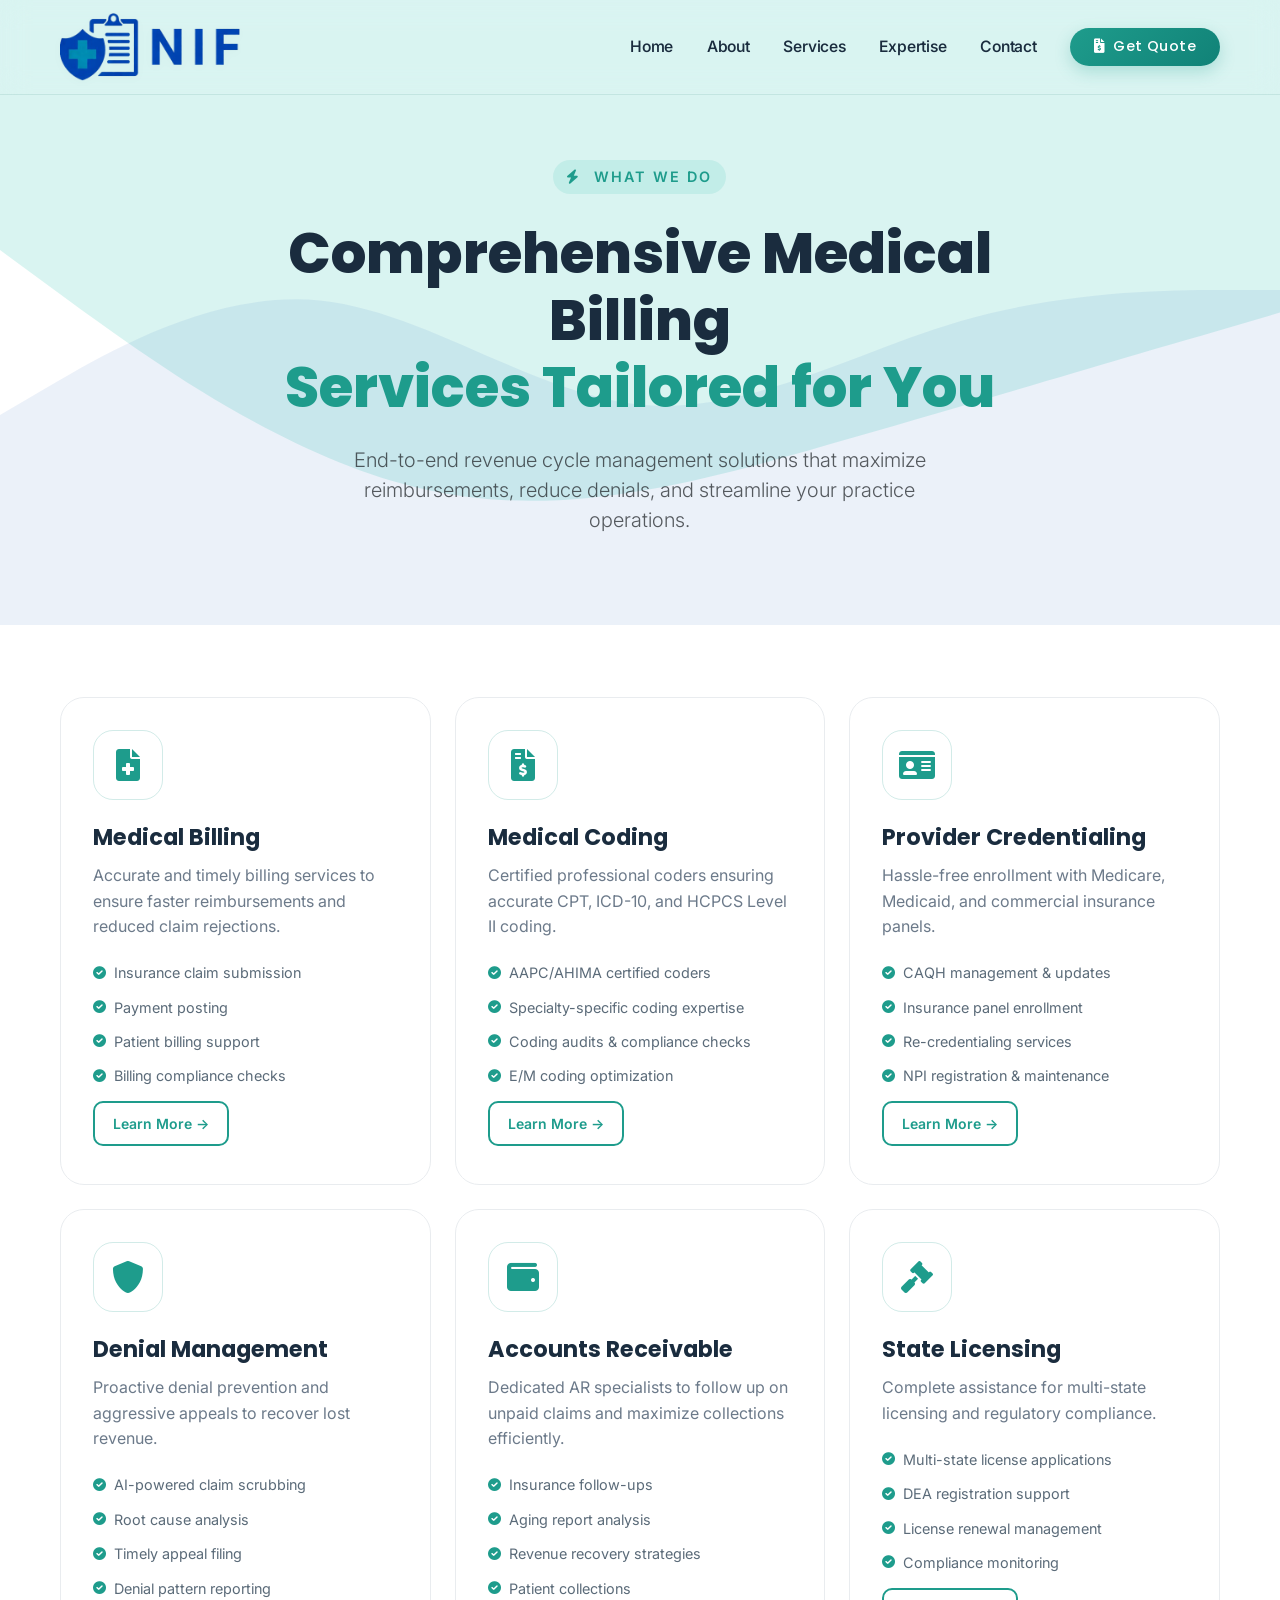
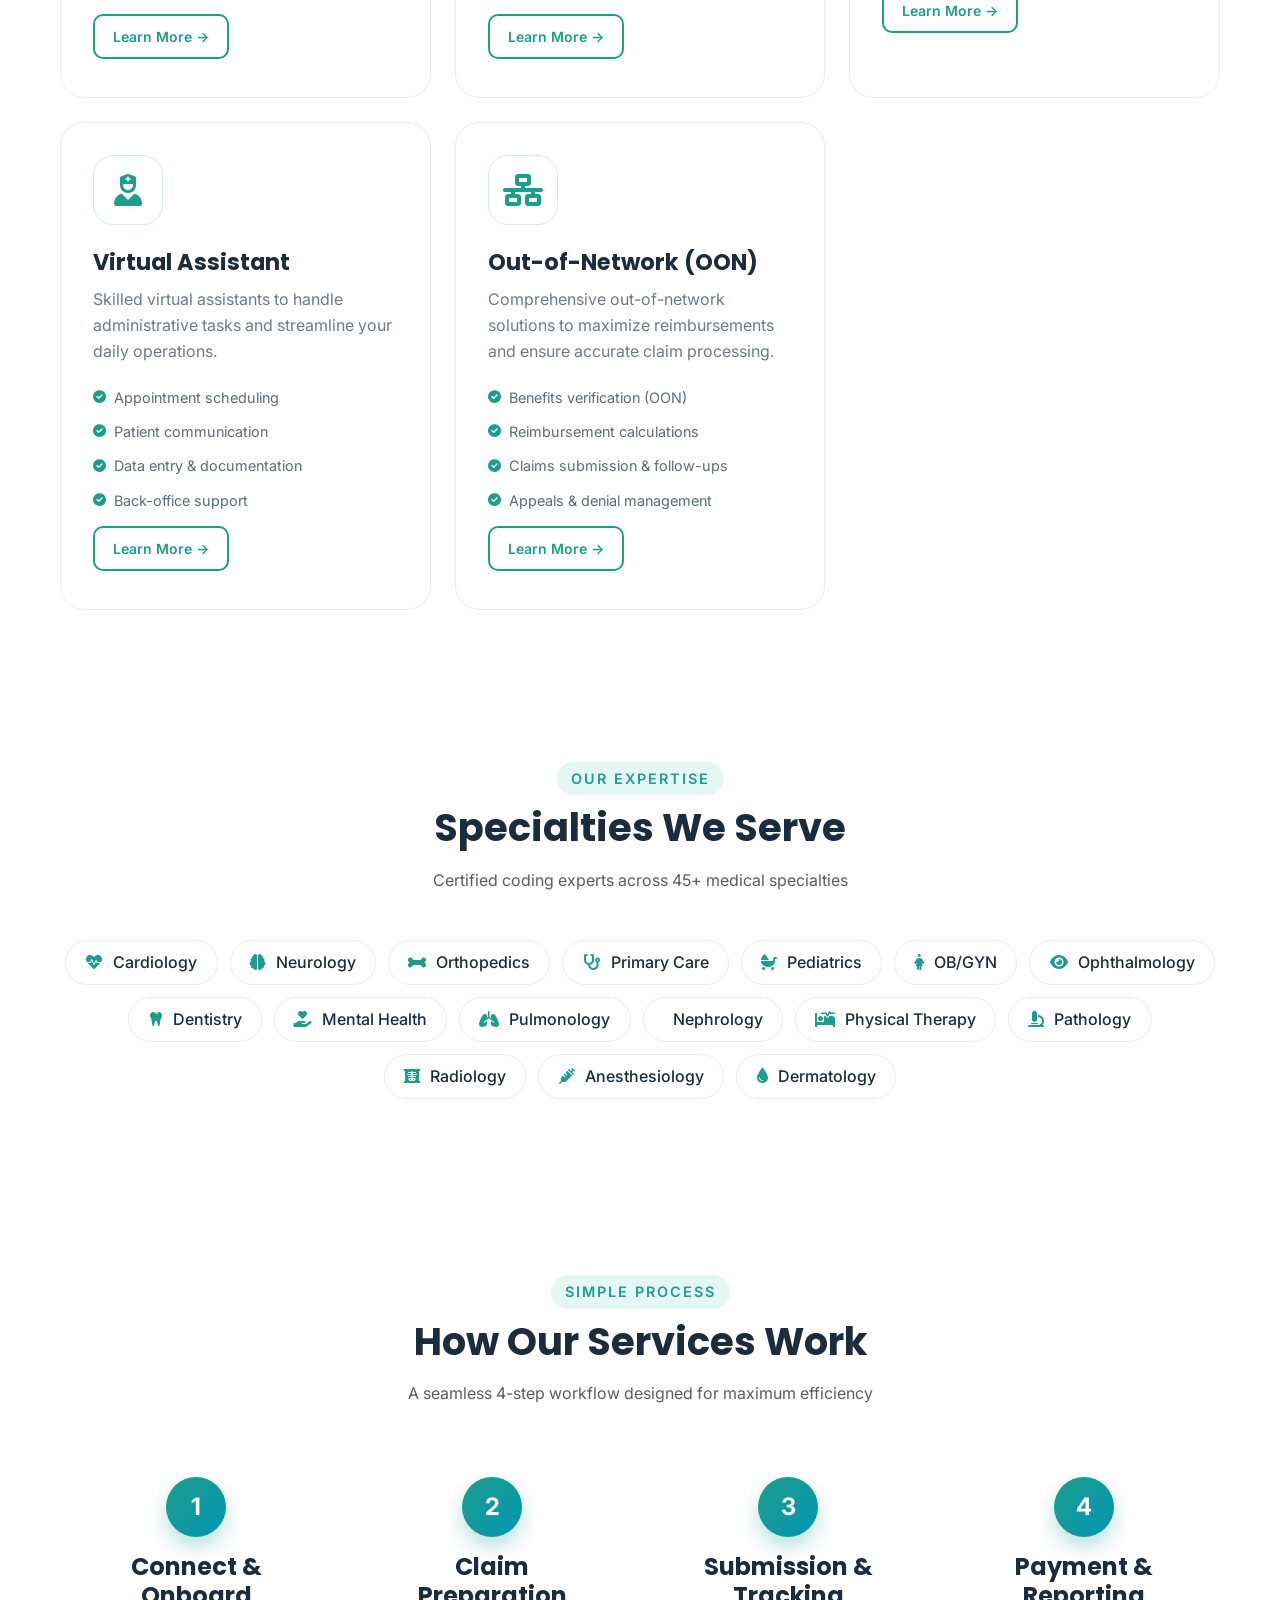
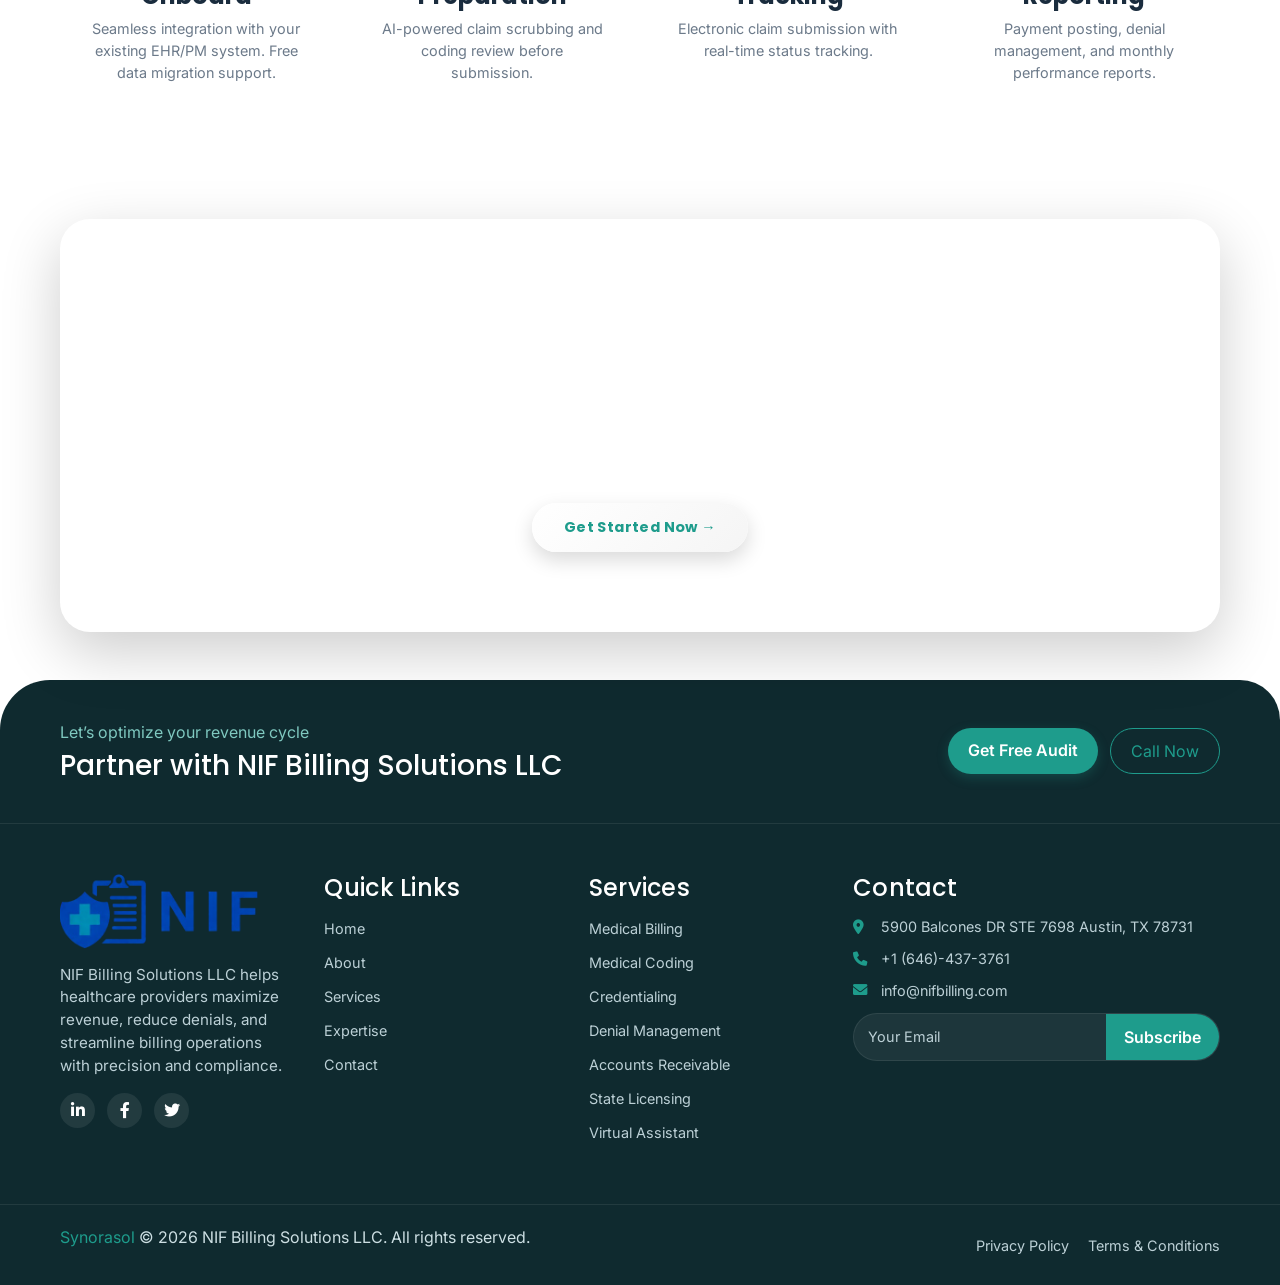
<file: services.html>
<!DOCTYPE html>
<html lang="en">

<head>
    <meta charset="UTF-8">
    <meta name="viewport" content="width=device-width, initial-scale=1.0, user-scalable=yes">
    <title>Our Services | NIF Billing Solutions LLC - Medical Billing Solutions</title>
    <!-- Bootstrap 5 CSS -->
    <link href="https://cdn.jsdelivr.net/npm/bootstrap@5.3.0-alpha1/dist/css/bootstrap.min.css" rel="stylesheet">
    <!-- Font Awesome 6 -->
    <link rel="stylesheet" href="https://cdnjs.cloudflare.com/ajax/libs/font-awesome/6.0.0-beta3/css/all.min.css">
    <!-- Google Fonts -->
    <link
        href="https://fonts.googleapis.com/css2?family=Inter:opsz,wght@14..32,300;14..32,400;14..32,500;14..32,600;14..32,700&family=Poppins:wght@400;500;600;700;800&display=swap"
        rel="stylesheet">
    <!-- AOS Library -->
    <link href="https://unpkg.com/aos@2.3.1/dist/aos.css" rel="stylesheet">
    <link rel="stylesheet" href="./css/master.css">
    <link rel="icon" type="image/png" href="./favicon/favicon-96x96.png" sizes="96x96" />
    <link rel="icon" type="image/svg+xml" href="./favicon/favicon.svg" />
    <link rel="shortcut icon" href="./favicon/favicon.ico" />
    <link rel="apple-touch-icon" sizes="180x180" href="./favicon/apple-touch-icon.png" />
    <meta name="apple-mobile-web-app-title" content="MyWebSite" />
    <link rel="manifest" href="/site.webmanifest" />
</head>

<body>

    <!-- Navbar -->
    <nav class="navbar navbar-expand-lg fixed-top" id="mainNavbar">
        <div class="container">
            <a class="navbar-brand navbar-brand-custom" href="index.html">
                <img src="./img/newlogo1.png" alt="NIF Billing Solutions LLCPro Logo" class="logo-img"
                    onerror="this.onerror=null; this.src='https://placehold.co/180x70/1f6e6b/white?text=NIF Billing Solutions LLCPro';">
            </a>
            <button class="navbar-toggler" type="button" data-bs-toggle="collapse" data-bs-target="#navbarNav"
                aria-controls="navbarNav" aria-expanded="false" aria-label="Toggle navigation">
                <span class="navbar-toggler-icon"></span>
            </button>
            <div class="collapse navbar-collapse" id="navbarNav">
                <ul class="navbar-nav ms-auto mb-2 mb-lg-0 align-items-lg-center">
                    <li class="nav-item"><a class="nav-link" href="index.html">Home</a></li>
                    <li class="nav-item"><a class="nav-link" href="about.html">About</a></li>
                    <li class="nav-item"><a class="nav-link" href="services.html">Services</a></li>
                    <li class="nav-item"><a class="nav-link" href="expertise.html">Expertise</a></li>
                    <li class="nav-item"><a class="nav-link" href="contact.html">Contact</a></li>
                    <li class="nav-item">
                        <a class="btn btn-teal2 ms-lg-3 px-4 py-2" href="#" style="font-size:0.9rem; font-weight:500;">
                            <i class="fas fa-file-invoice-dollar me-1"></i> Get Quote
                        </a>
                    </li>
                </ul>
            </div>
        </div>
    </nav>

    <!-- Page Header -->
    <section class="page-header">

        <!-- SVG BACKGROUND -->
        <div class="page-header-bg">
            <svg viewBox="0 0 1440 320" preserveAspectRatio="none">
                <path fill="rgba(0, 180, 160, 0.15)"
                    d="M0,128L80,154.7C160,181,320,235,480,250.7C640,267,800,245,960,224C1120,203,1280,181,1360,170.7L1440,160V0H0Z">
                </path>
            </svg>

            <svg viewBox="0 0 1440 320" preserveAspectRatio="none" class="wave-2">
                <path fill="rgba(0, 75, 174, 0.08)"
                    d="M0,192L60,176C120,160,240,128,360,133.3C480,139,600,181,720,186.7C840,192,960,160,1080,144C1200,128,1320,128,1380,128L1440,128V320H0Z">
                </path>
            </svg>
        </div>

        <div class="container">
            <div class="row align-items-center">
                <div class="col-lg-8 mx-auto text-center" data-aos="fade-up">

                    <span class="section-sub">
                        <i class="fas fa-bolt me-2"></i> What We Do
                    </span>

                    <h1 class="mt-3">
                        Comprehensive Medical Billing<br>
                        <span>Services Tailored for You</span>
                    </h1>

                    <p class="lead mt-4 text-muted">
                        End-to-end revenue cycle management solutions that maximize reimbursements, reduce denials, and
                        streamline your practice operations.
                    </p>
                </div>
            </div>
        </div>
    </section>

    <!-- Main Services Grid -->
    <section class="container my-5 py-4">
        <div class="row g-4">
            <div class="col-lg-4 col-md-6" data-aos="fade-up" data-aos-delay="700">
                <div class="service-card">
                    <div class="service-icon">
                        <i class="fas fa-file-medical"></i>
                    </div>
                    <h3>Medical Billing</h3>
                    <p>Accurate and timely billing services to ensure faster reimbursements and reduced claim
                        rejections.</p>
                    <ul class="service-features">
                        <li><i class="fas fa-check-circle"></i> Insurance claim submission</li>
                        <li><i class="fas fa-check-circle"></i> Payment posting</li>
                        <li><i class="fas fa-check-circle"></i> Patient billing support</li>
                        <li><i class="fas fa-check-circle"></i> Billing compliance checks</li>
                    </ul>
                    <a href="medical-billing.html" class="btn-outline-teal mt-2 d-inline-block">Learn More →</a>
                </div>
            </div>


            <!-- Service 1 
            <div class="col-lg-4 col-md-6" data-aos="fade-up" data-aos-delay="100">
                <div class="service-card">
                    <div class="service-icon">
                        <i class="fas fa-chart-line"></i>
                    </div>
                    <h3>Revenue Cycle Management</h3>
                    <p>Complete end-to-end RCM solutions from patient intake to final payment reconciliation.</p>
                    <ul class="service-features">
                        <li><i class="fas fa-check-circle"></i> Patient registration & eligibility</li>
                        <li><i class="fas fa-check-circle"></i> Charge capture & claim submission</li>
                        <li><i class="fas fa-check-circle"></i> Payment posting & denial management</li>
                        <li><i class="fas fa-check-circle"></i> AR follow-up & reporting</li>
                    </ul>
                    <a href="revenue-cycle-management.html" class="btn-outline-teal mt-2 d-inline-block">Learn More →</a>
                </div>
            </div>-->

            <!-- Service 2 -->
            <div class="col-lg-4 col-md-6" data-aos="fade-up" data-aos-delay="200">
                <div class="service-card">
                    <div class="service-icon">
                        <i class="fas fa-file-invoice-dollar"></i>
                    </div>
                    <h3>Medical Coding</h3>
                    <p>Certified professional coders ensuring accurate CPT, ICD-10, and HCPCS Level II coding.</p>
                    <ul class="service-features">
                        <li><i class="fas fa-check-circle"></i> AAPC/AHIMA certified coders</li>
                        <li><i class="fas fa-check-circle"></i> Specialty-specific coding expertise</li>
                        <li><i class="fas fa-check-circle"></i> Coding audits & compliance checks</li>
                        <li><i class="fas fa-check-circle"></i> E/M coding optimization</li>
                    </ul>
                    <a href="medical-coding.html" class="btn-outline-teal mt-2 d-inline-block">Learn More →</a>
                </div>
            </div>

            <!-- Service 3 -->
            <div class="col-lg-4 col-md-6" data-aos="fade-up" data-aos-delay="300">
                <div class="service-card">
                    <div class="service-icon">
                        <i class="fas fa-id-card"></i>
                    </div>
                    <h3>Provider Credentialing</h3>
                    <p>Hassle-free enrollment with Medicare, Medicaid, and commercial insurance panels.</p>
                    <ul class="service-features">
                        <li><i class="fas fa-check-circle"></i> CAQH management & updates</li>
                        <li><i class="fas fa-check-circle"></i> Insurance panel enrollment</li>
                        <li><i class="fas fa-check-circle"></i> Re-credentialing services</li>
                        <li><i class="fas fa-check-circle"></i> NPI registration & maintenance</li>
                    </ul>
                    <a href="medical-credentialing.html" class="btn-outline-teal mt-2 d-inline-block">Learn More →</a>
                </div>
            </div>

            <!-- Service 4 -->
            <div class="col-lg-4 col-md-6" data-aos="fade-up" data-aos-delay="400">
                <div class="service-card">
                    <div class="service-icon">
                        <i class="fas fa-shield-alt"></i>
                    </div>
                    <h3>Denial Management</h3>
                    <p>Proactive denial prevention and aggressive appeals to recover lost revenue.</p>
                    <ul class="service-features">
                        <li><i class="fas fa-check-circle"></i> AI-powered claim scrubbing</li>
                        <li><i class="fas fa-check-circle"></i> Root cause analysis</li>
                        <li><i class="fas fa-check-circle"></i> Timely appeal filing</li>
                        <li><i class="fas fa-check-circle"></i> Denial pattern reporting</li>
                    </ul>
                    <a href="denial-management.html" class="btn-outline-teal mt-2 d-inline-block">Learn More →</a>
                </div>
            </div>

            <!-- Service 5 
            <div class="col-lg-4 col-md-6" data-aos="fade-up" data-aos-delay="500">
                <div class="service-card">
                    <div class="service-icon">
                        <i class="fas fa-chart-pie"></i>
                    </div>
                    <h3>Practice Analytics</h3>
                    <p>Real-time dashboards and actionable insights to optimize your revenue cycle.</p>
                    <ul class="service-features">
                        <li><i class="fas fa-check-circle"></i> Custom KPI tracking</li>
                        <li><i class="fas fa-check-circle"></i> Financial performance reports</li>
                        <li><i class="fas fa-check-circle"></i> Payer mix analysis</li>
                        <li><i class="fas fa-check-circle"></i> Benchmarking against industry</li>
                    </ul>
                    <a href="#" class="btn-outline-teal mt-2 d-inline-block">Learn More →</a>
                </div>
            </div>-->

            <div class="col-lg-4 col-md-6" data-aos="fade-up" data-aos-delay="800">
                <div class="service-card">
                    <div class="service-icon">
                        <i class="fas fa-wallet"></i>
                    </div>
                    <h3>Accounts Receivable</h3>
                    <p>Dedicated AR specialists to follow up on unpaid claims and maximize collections efficiently.</p>
                    <ul class="service-features">
                        <li><i class="fas fa-check-circle"></i> Insurance follow-ups</li>
                        <li><i class="fas fa-check-circle"></i> Aging report analysis</li>
                        <li><i class="fas fa-check-circle"></i> Revenue recovery strategies</li>
                        <li><i class="fas fa-check-circle"></i> Patient collections</li>
                    </ul>
                    <a href="accounts-receivable.html" class="btn-outline-teal mt-2 d-inline-block">Learn More →</a>
                </div>
            </div>

            <!-- Service 6 -->
            <div class="col-lg-4 col-md-6" data-aos="fade-up" data-aos-delay="600">
                <div class="service-card">
                    <div class="service-icon">
                        <i class="fas fa-gavel"></i>
                    </div>
                    <h3>State Licensing</h3>
                    <p>Complete assistance for multi-state licensing and regulatory compliance.</p>
                    <ul class="service-features">
                        <li><i class="fas fa-check-circle"></i> Multi-state license applications</li>
                        <li><i class="fas fa-check-circle"></i> DEA registration support</li>
                        <li><i class="fas fa-check-circle"></i> License renewal management</li>
                        <li><i class="fas fa-check-circle"></i> Compliance monitoring</li>
                    </ul>
                    <a href="state-licensing.html" class="btn-outline-teal mt-2 d-inline-block">Learn More →</a>
                </div>
            </div>

            <div class="col-lg-4 col-md-6" data-aos="fade-up" data-aos-delay="900">
                <div class="service-card">
                    <div class="service-icon">
                        <i class="fas fa-user-nurse"></i>
                    </div>
                    <h3>Virtual Assistant</h3>
                    <p>Skilled virtual assistants to handle administrative tasks and streamline your daily operations.
                    </p>
                    <ul class="service-features">
                        <li><i class="fas fa-check-circle"></i> Appointment scheduling</li>
                        <li><i class="fas fa-check-circle"></i> Patient communication</li>
                        <li><i class="fas fa-check-circle"></i> Data entry & documentation</li>
                        <li><i class="fas fa-check-circle"></i> Back-office support</li>
                    </ul>
                    <a href="virtual-assistant.html" class="btn-outline-teal mt-2 d-inline-block">Learn More →</a>
                </div>
            </div>

            <div class="col-lg-4 col-md-6" data-aos="fade-up" data-aos-delay="900">
                <div class="service-card">
                    <div class="service-icon">
                        <i class="fas fa-network-wired"></i>
                    </div>
                    <h3>Out-of-Network (OON)</h3>
                    <p>Comprehensive out-of-network solutions to maximize reimbursements and ensure accurate claim
                        processing.
                    </p>
                    <ul class="service-features">
                        <li><i class="fas fa-check-circle"></i> Benefits verification (OON)</li>
                        <li><i class="fas fa-check-circle"></i> Reimbursement calculations</li>
                        <li><i class="fas fa-check-circle"></i> Claims submission & follow-ups</li>
                        <li><i class="fas fa-check-circle"></i> Appeals & denial management</li>
                    </ul>
                    <a href="oon-services.html" class="btn-outline-teal mt-2 d-inline-block">Learn More →</a>
                </div>
            </div>
        </div>
    </section>

    <!-- Specialties Section -->
    <section class="specialty-section">
        <div class="container">
            <div class="text-center mb-5" data-aos="fade-up">
                <span class="section-sub">Our Expertise</span>
                <h2 class="section-title">Specialties We Serve</h2>
                <p class="text-muted">Certified coding experts across 45+ medical specialties</p>
            </div>
            <div class="specialties-grid" data-aos="fade-up" data-aos-delay="100">
                <span class="specialty-badge"><i class="fas fa-heartbeat"></i> Cardiology</span>
                <span class="specialty-badge"><i class="fas fa-brain"></i> Neurology</span>
                <span class="specialty-badge"><i class="fas fa-bone"></i> Orthopedics</span>
                <span class="specialty-badge"><i class="fas fa-stethoscope"></i> Primary Care</span>
                <span class="specialty-badge"><i class="fas fa-baby-carriage"></i> Pediatrics</span>
                <span class="specialty-badge"><i class="fas fa-female"></i> OB/GYN</span>
                <span class="specialty-badge"><i class="fas fa-eye"></i> Ophthalmology</span>
                <span class="specialty-badge"><i class="fas fa-tooth"></i> Dentistry</span>
                <span class="specialty-badge"><i class="fas fa-hand-holding-heart"></i> Mental Health</span>
                <span class="specialty-badge"><i class="fas fa-lungs"></i> Pulmonology</span>
                <span class="specialty-badge"><i class="fas fa-kidneys"></i> Nephrology</span>
                <span class="specialty-badge"><i class="fas fa-procedures"></i> Physical Therapy</span>
                <span class="specialty-badge"><i class="fas fa-microscope"></i> Pathology</span>
                <span class="specialty-badge"><i class="fas fa-x-ray"></i> Radiology</span>
                <span class="specialty-badge"><i class="fas fa-syringe"></i> Anesthesiology</span>
                <span class="specialty-badge"><i class="fas fa-tint"></i> Dermatology</span>
            </div>
        </div>
    </section>

    <!-- How It Works -->
    <section class="container my-5 py-5">
        <div class="text-center mb-5" data-aos="fade-up">
            <span class="section-sub">Simple Process</span>
            <h2 class="section-title">How Our Services Work</h2>
            <p class="text-muted">A seamless 4-step workflow designed for maximum efficiency</p>
        </div>
        <div class="row g-4">
            <div class="col-md-3" data-aos="fade-up" data-aos-delay="100">
                <div class="process-step">
                    <div class="step-number">1</div>
                    <h4>Connect & Onboard</h4>
                    <p>Seamless integration with your existing EHR/PM system. Free data migration support.</p>
                </div>
            </div>
            <div class="col-md-3" data-aos="fade-up" data-aos-delay="200">
                <div class="process-step">
                    <div class="step-number">2</div>
                    <h4>Claim Preparation</h4>
                    <p>AI-powered claim scrubbing and coding review before submission.</p>
                </div>
            </div>
            <div class="col-md-3" data-aos="fade-up" data-aos-delay="300">
                <div class="process-step">
                    <div class="step-number">3</div>
                    <h4>Submission & Tracking</h4>
                    <p>Electronic claim submission with real-time status tracking.</p>
                </div>
            </div>
            <div class="col-md-3" data-aos="fade-up" data-aos-delay="400">
                <div class="process-step">
                    <div class="step-number">4</div>
                    <h4>Payment & Reporting</h4>
                    <p>Payment posting, denial management, and monthly performance reports.</p>
                </div>
            </div>
        </div>
    </section>

    <!-- Pricing Section 
    <section class="container my-5">
        <div class="text-center mb-5" data-aos="fade-up">
            <span class="section-sub">Transparent Pricing</span>
            <h2 class="section-title">Simple, Flexible Plans</h2>
            <p class="text-muted">Choose the plan that fits your practice size and needs</p>
        </div>
        <div class="row g-4">
            <div class="col-md-4" data-aos="fade-up" data-aos-delay="100">
                <div class="pricing-card">
                    <h4>Starter</h4>
                    <div class="pricing-price">3.5%<span>/collection</span></div>
                    <p class="text-muted">For small practices just getting started</p>
                    <ul class="pricing-features">
                        <li><i class="fas fa-check"></i> Basic claim submission</li>
                        <li><i class="fas fa-check"></i> Monthly reporting</li>
                        <li><i class="fas fa-check"></i> Email support</li>
                        <li><i class="fas fa-times" style="color:#ccc;"></i> Dedicated account manager</li>
                        <li><i class="fas fa-times" style="color:#ccc;"></i> Analytics dashboard</li>
                    </ul>
                    <a href="#" class="btn-outline-teal w-100 text-center">Get Started</a>
                </div>
            </div>
            <div class="col-md-4" data-aos="fade-up" data-aos-delay="200">
                <div class="pricing-card featured">
                    <div class="popular-tag">MOST POPULAR</div>
                    <h4>Professional</h4>
                    <div class="pricing-price">4.9%<span>/collection</span></div>
                    <p class="text-muted">Complete RCM for growing practices</p>
                    <ul class="pricing-features">
                        <li><i class="fas fa-check"></i> Full RCM services</li>
                        <li><i class="fas fa-check"></i> Denial management</li>
                        <li><i class="fas fa-check"></i> Dedicated account manager</li>
                        <li><i class="fas fa-check"></i> Real-time analytics dashboard</li>
                        <li><i class="fas fa-check"></i> Monthly strategy call</li>
                    </ul>
                    <a href="#" class="btn-teal w-100 text-center">Get Started</a>
                </div>
            </div>
            <div class="col-md-4" data-aos="fade-up" data-aos-delay="300">
                <div class="pricing-card">
                    <h4>Enterprise</h4>
                    <div class="pricing-price">Custom</div>
                    <p class="text-muted">For hospitals and large groups</p>
                    <ul class="pricing-features">
                        <li><i class="fas fa-check"></i> Everything in Professional</li>
                        <li><i class="fas fa-check"></i> Multi-location support</li>
                        <li><i class="fas fa-check"></i> Custom integration</li>
                        <li><i class="fas fa-check"></i> Dedicated support team</li>
                        <li><i class="fas fa-check"></i> SLA guarantees</li>
                    </ul>
                    <a href="#" class="btn-outline-teal w-100 text-center">Contact Sales</a>
                </div>
            </div>
        </div>
    </section>-->

    <!-- CTA Section -->
    <div class="container my-5">
        <div class="parallax-cta text-center text-white position-relative overflow-hidden">

            <!-- CONTENT -->
            <div class="cta-content">
                <h2 class="fw-bold">
                    Ready to Boost Your Practice Revenue?
                </h2>

                <p class="lead mt-3">
                    Join 1,200+ US healthcare providers who trust us to optimize their billing & revenue cycle.
                </p>

                <div class="mt-4">
                    <a href="contact.html" class="btn btn-cta">
                        Get Started Now →
                    </a>
                </div>
            </div>

        </div>
    </div>

    <!-- Footer -->
    <footer class="footer">

        <!-- TOP CTA -->
        <div class="footer-cta">
            <div class="container">
                <div class="footer-cta-inner">
                    <div class="cta-text">
                        <p>Let’s optimize your revenue cycle</p>
                        <h3>Partner with NIF Billing Solutions LLC</h3>
                    </div>

                    <div class="cta-buttons">
                        <a href="contact.html" class="btn-primary">Get Free Audit</a>
                        <a href="tel:+1 (646)-437-3761" class="btn-outline">Call Now</a>
                    </div>
                </div>
            </div>
        </div>

        <!-- MAIN -->
        <div class="footer-main">
            <div class="container">
                <div class="footer-grid">

                    <!-- BRAND -->
                    <div class="footer-col">
                        <div class="footer-brand">
                            <img src="./img/newlogo1.png" alt="logo">
                        </div>

                        <p class="footer-desc">
                            NIF Billing Solutions LLC helps healthcare providers maximize revenue,
                            reduce denials, and streamline billing operations with precision and compliance.
                        </p>

                        <div class="socials">
                            <a href="#"><i class="fab fa-linkedin-in"></i></a>
                            <a href="#"><i class="fab fa-facebook-f"></i></a>
                            <a href="#"><i class="fab fa-twitter"></i></a>
                        </div>
                    </div>

                    <!-- LINKS -->
                    <div class="footer-col">
                        <h5>Quick Links</h5>
                        <ul>
                            <li><a href="index.html">Home</a></li>
                            <li><a href="about.html">About</a></li>
                            <li><a href="services.html">Services</a></li>
                            <li><a href="expertise.html">Expertise</a></li>
                            <li><a href="contact.html">Contact</a></li>
                        </ul>
                    </div>

                    <!-- SERVICES -->
                    <div class="footer-col">
                        <h5>Services</h5>
                        <ul>
                            <li><a href="medical-billing.html">Medical Billing</a></li>
                            <li><a href="medical-coding.html">Medical Coding</a></li>
                            <li><a href="medical-credentialing.html">Credentialing</a></li>
                            <li><a href="denial-management.html">Denial Management</a></li>
                            <li><a href="accounts-receivable.html">Accounts Receivable</a></li>
                            <li><a href="state-licensing.html">State Licensing</a></li>
                            <li><a href="virtual-assistant.html">Virtual Assistant</a></li>
                        </ul>
                    </div>

                    <!-- CONTACT -->
                    <div class="footer-col">
                        <h5>Contact</h5>
                        <ul class="contact-list">
                            <li><i class="fas fa-map-marker-alt"></i> 5900 Balcones DR STE 7698
                                Austin, TX 78731</li>
                            <li><i class="fas fa-phone"></i> +1 (646)-437-3761</li>
                            <li><i class="fas fa-envelope"></i> info@nifbilling.com</li>
                        </ul>

                        <div class="newsletter">
                            <input type="email" placeholder="Your Email">
                            <button>Subscribe</button>
                        </div>
                    </div>

                </div>
            </div>
        </div>

        <!-- BOTTOM -->
        <div class="footer-bottom">
            <div class="container footer-bottom-inner">
                <p>
                    <a href="https://synorasol.com" target="_blank" style="color:#1e9c8c; text-decoration:none;">
                        Synorasol
                    </a>
                    © 2026 NIF Billing Solutions LLC. All rights reserved.
                </p>

                <div class="footer-links">
                    <a href="privacy-policy.html">Privacy Policy</a>
                    <a href="terms-and-condition.html">Terms & Conditions</a>
                </div>
            </div>
        </div>

    </footer>

    <script src="https://cdn.jsdelivr.net/npm/bootstrap@5.3.0-alpha1/dist/js/bootstrap.bundle.min.js"></script>
    <script src="https://unpkg.com/aos@2.3.1/dist/aos.js"></script>
    <script>
        AOS.init({
            duration: 800,
            once: true,
            offset: 100
        });
    </script>
</body>

</html>
</file>
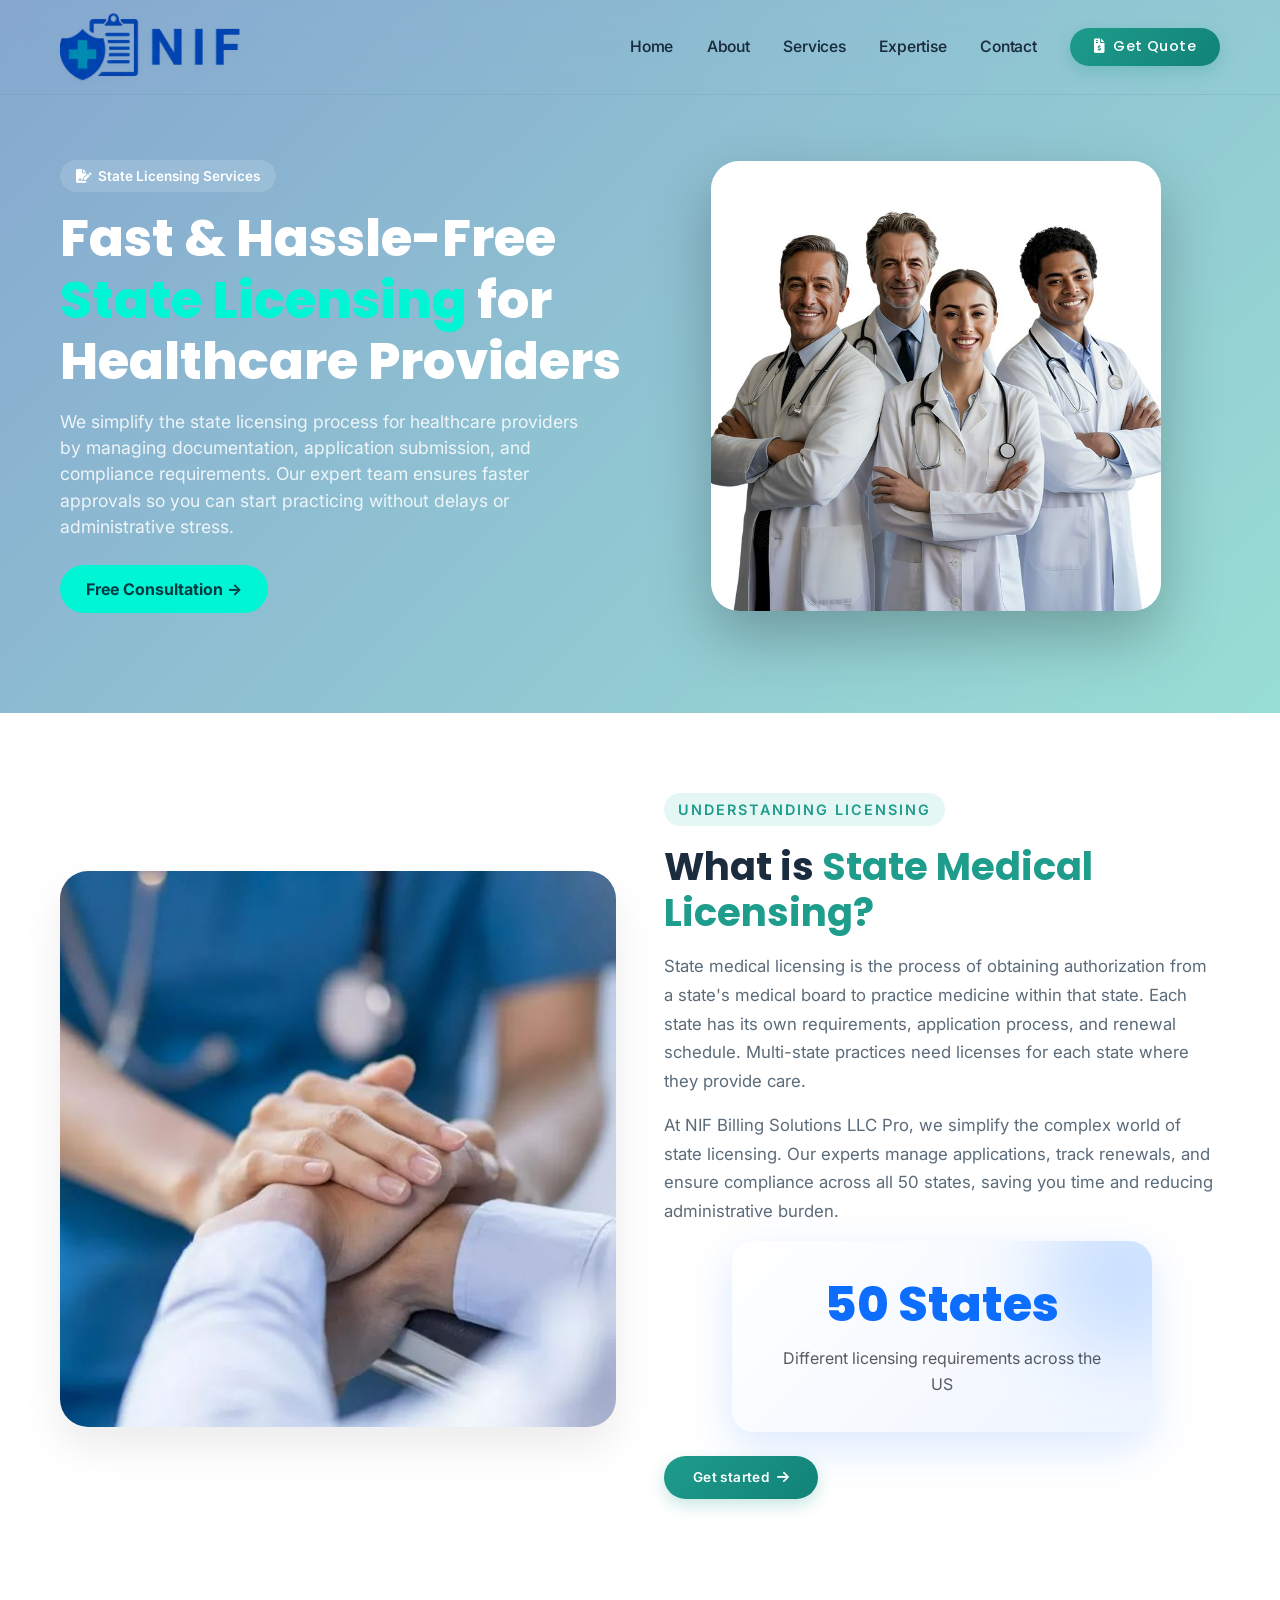
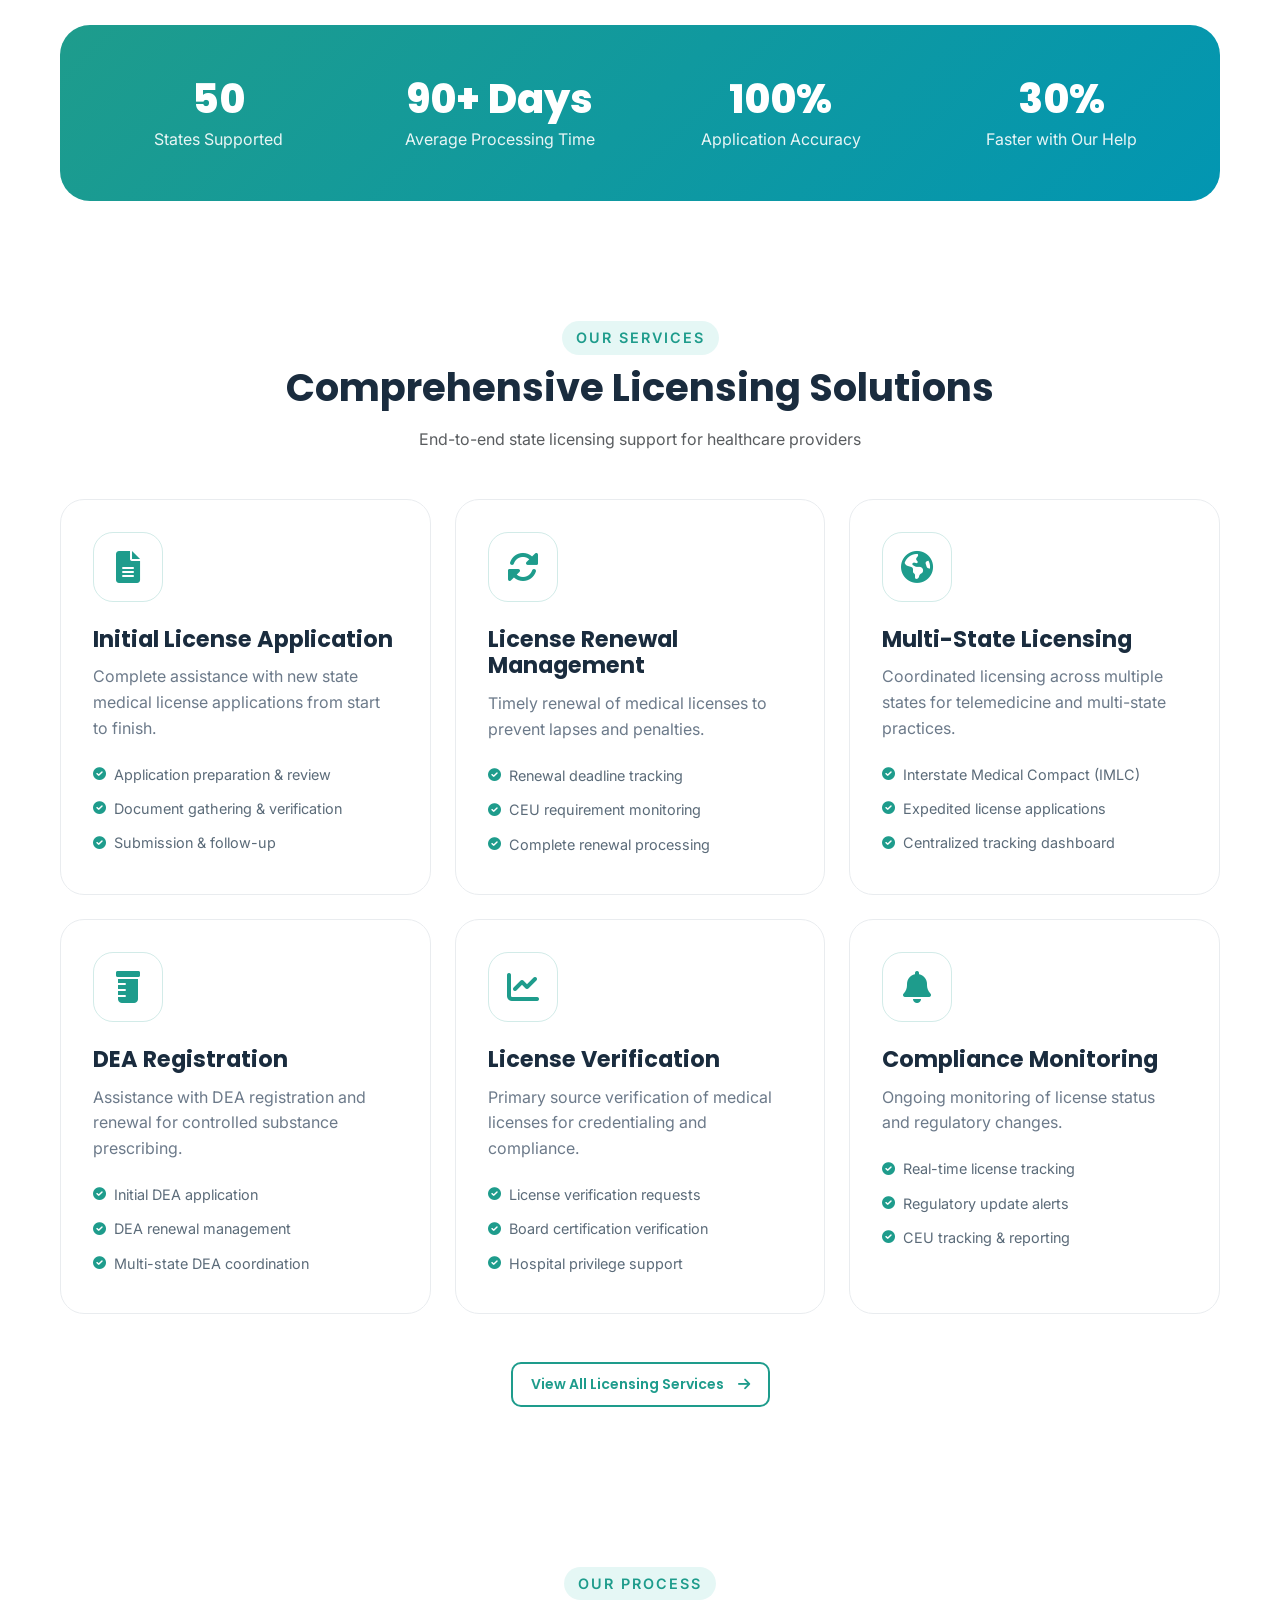
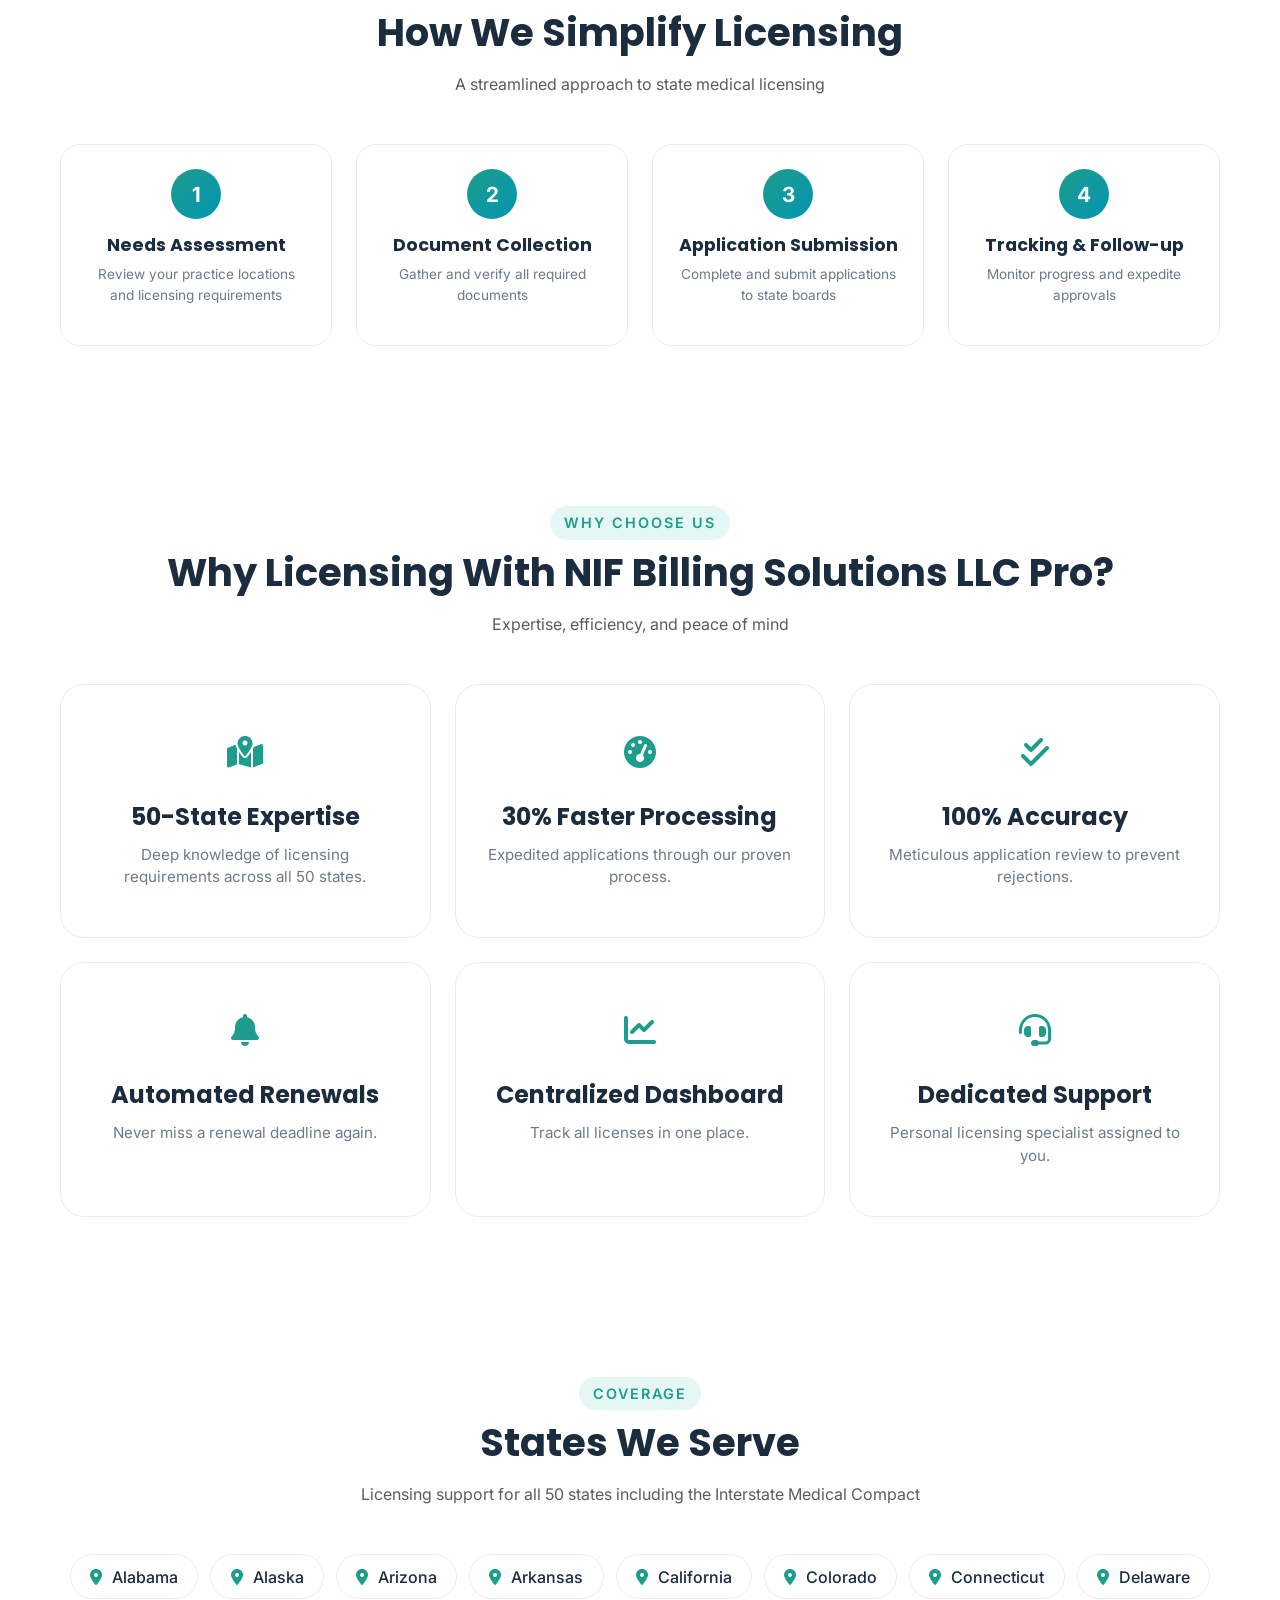
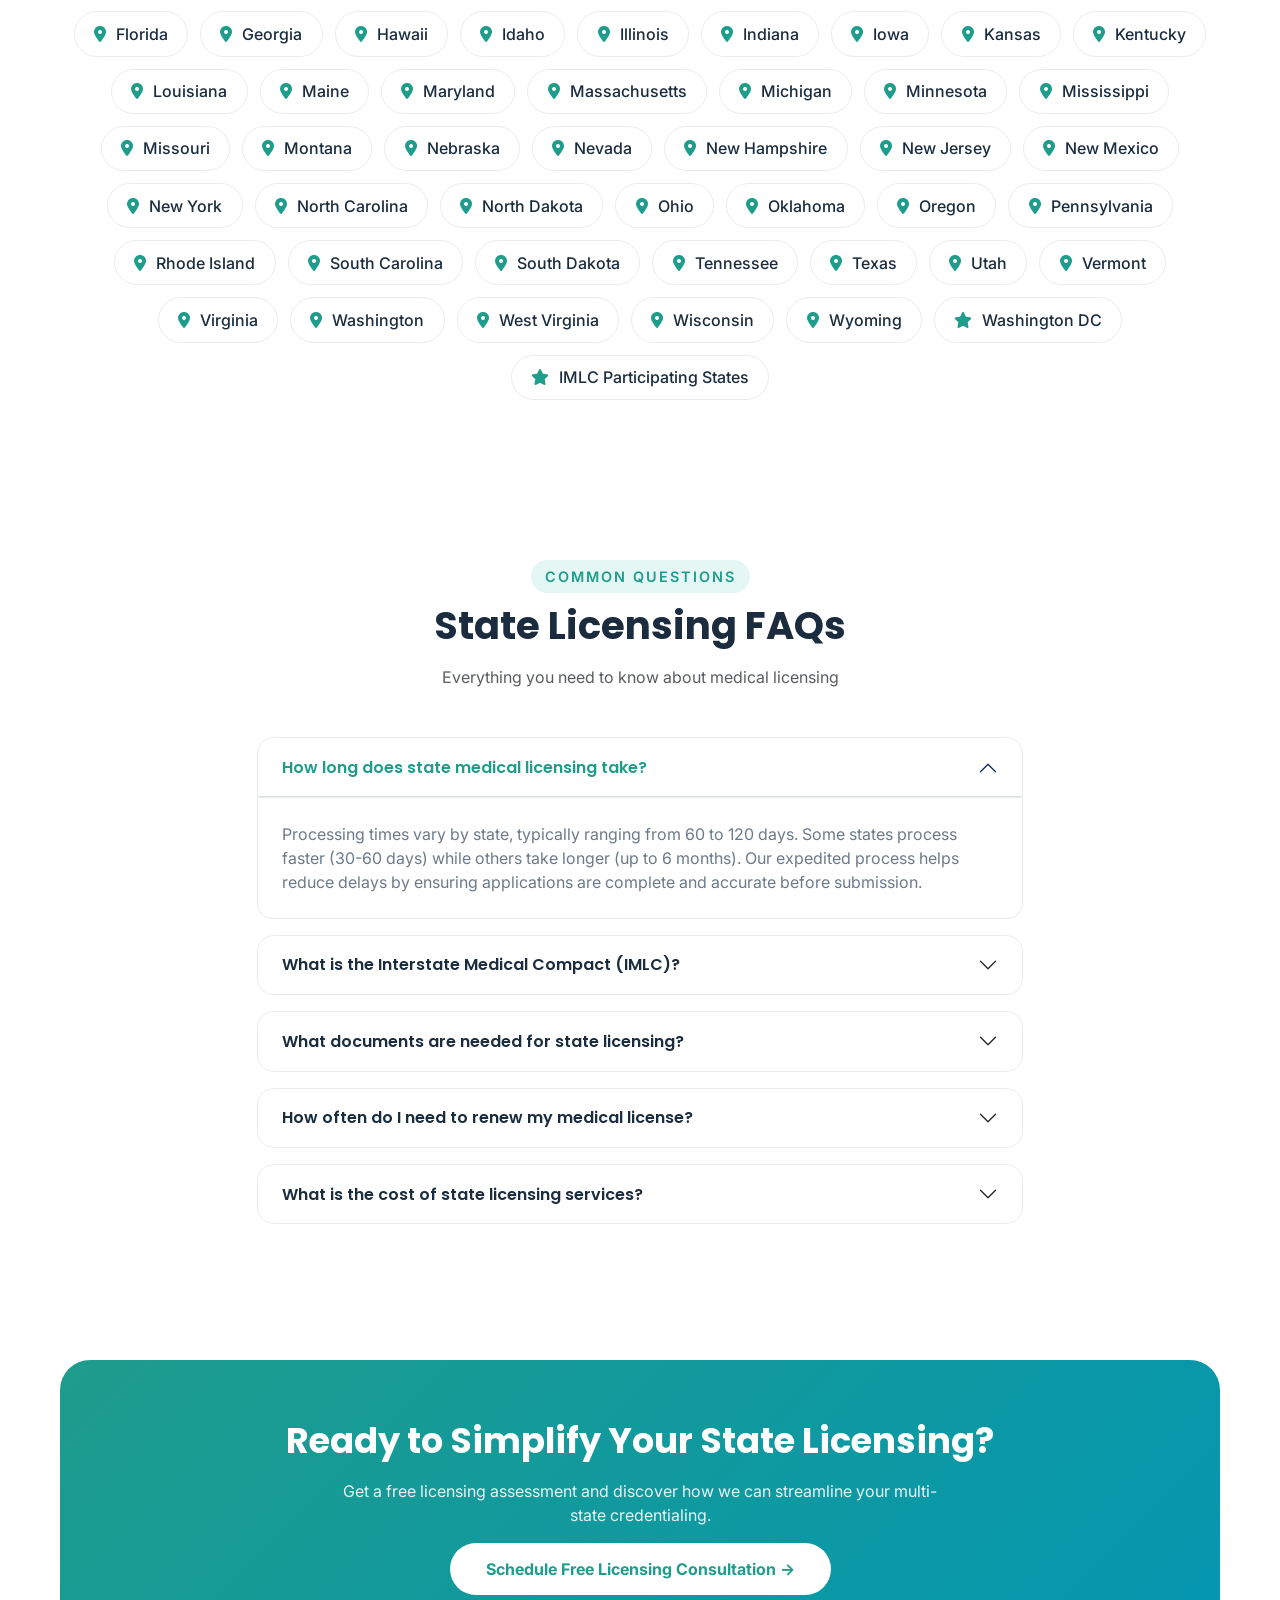
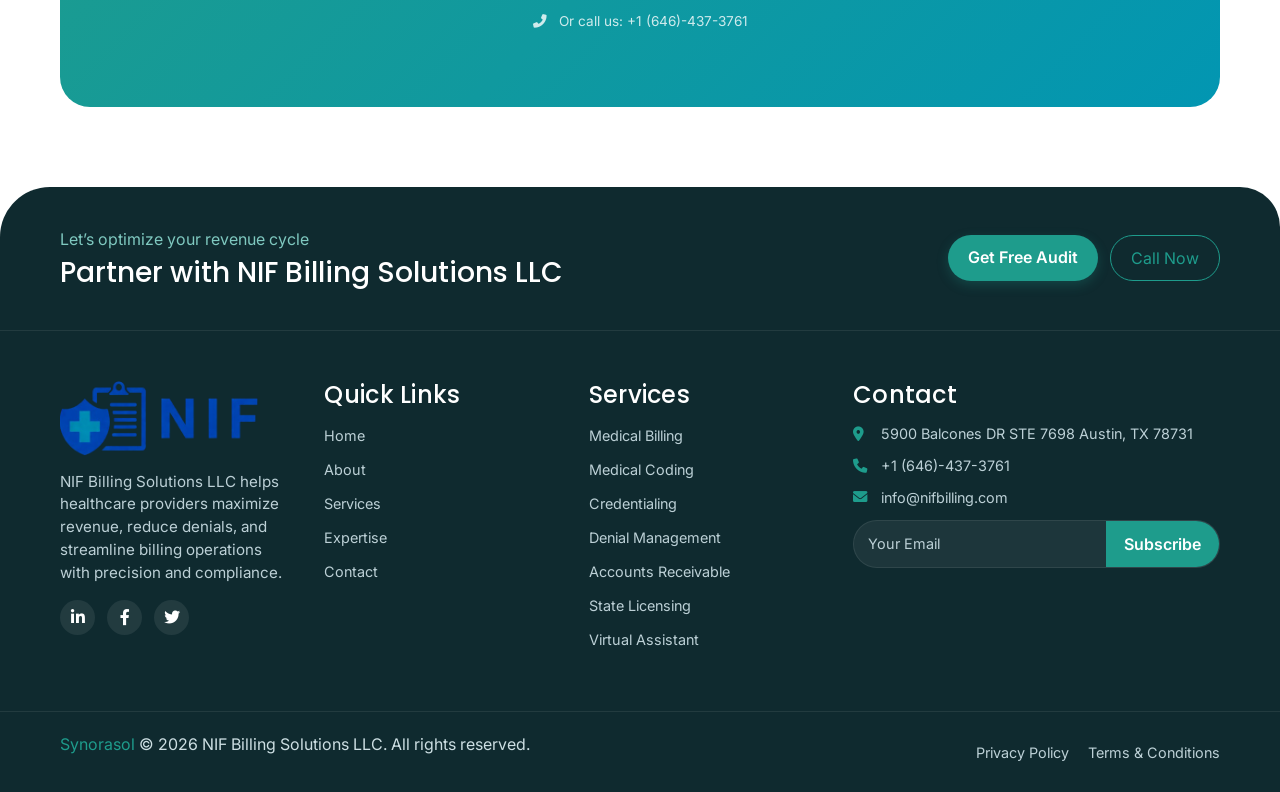
<file: state-licensing.html>
<!DOCTYPE html>
<html lang="en">

<head>
    <meta charset="UTF-8">
    <meta name="viewport" content="width=device-width, initial-scale=1.0, user-scalable=yes">
    <title>State Licensing | NIF Billing Solutions LLC Pro - Multi-State Medical Licensing Services</title>
    <!-- Bootstrap 5 CSS -->
    <link href="https://cdn.jsdelivr.net/npm/bootstrap@5.3.0-alpha1/dist/css/bootstrap.min.css" rel="stylesheet">
    <!-- Font Awesome 6 -->
    <link rel="stylesheet" href="https://cdnjs.cloudflare.com/ajax/libs/font-awesome/6.0.0-beta3/css/all.min.css">
    <!-- Google Fonts -->
    <link
        href="https://fonts.googleapis.com/css2?family=Inter:opsz,wght@14..32,300;400;500;600;700&family=Poppins:wght@400;500;600;700;800&display=swap"
        rel="stylesheet">
    <!-- AOS Library -->
    <link href="https://unpkg.com/aos@2.3.1/dist/aos.css" rel="stylesheet">
    <link rel="stylesheet" href="./css/master.css">
    <link rel="icon" type="image/png" href="./favicon/favicon-96x96.png" sizes="96x96" />
    <link rel="icon" type="image/svg+xml" href="./favicon/favicon.svg" />
    <link rel="shortcut icon" href="./favicon/favicon.ico" />
    <link rel="apple-touch-icon" sizes="180x180" href="./favicon/apple-touch-icon.png" />
    <meta name="apple-mobile-web-app-title" content="MyWebSite" />
    <link rel="manifest" href="/site.webmanifest" />
</head>

<body>

    <!-- Navbar -->
    <nav class="navbar navbar-expand-lg fixed-top" id="mainNavbar">
        <div class="container">
            <a class="navbar-brand navbar-brand-custom" href="index.html">
                <img src="./img/newlogo1.png" alt="NIF Billing Solutions LLCPro Logo" class="logo-img"
                    onerror="this.onerror=null; this.src='https://placehold.co/180x70/1f6e6b/white?text=NIF Billing Solutions LLCPro';">
            </a>
            <button class="navbar-toggler" type="button" data-bs-toggle="collapse" data-bs-target="#navbarNav"
                aria-controls="navbarNav" aria-expanded="false" aria-label="Toggle navigation">
                <span class="navbar-toggler-icon"></span>
            </button>
            <div class="collapse navbar-collapse" id="navbarNav">
                <ul class="navbar-nav ms-auto mb-2 mb-lg-0 align-items-lg-center">
                    <li class="nav-item"><a class="nav-link" href="index.html">Home</a></li>
                    <li class="nav-item"><a class="nav-link" href="about.html">About</a></li>
                    <li class="nav-item"><a class="nav-link" href="services.html">Services</a></li>
                    <li class="nav-item"><a class="nav-link" href="expertise.html">Expertise</a></li>
                    <li class="nav-item"><a class="nav-link" href="contact.html">Contact</a></li>
                    <li class="nav-item">
                        <a class="btn btn-teal2 ms-lg-3 px-4 py-2" href="#" style="font-size:0.9rem; font-weight:500;">
                            <i class="fas fa-file-invoice-dollar me-1"></i> Get Quote
                        </a>
                    </li>
                </ul>
            </div>
        </div>
    </nav>

    <!-- Hero Section -->
    <section class="medicalbilling-hero">

        <!-- BACKGROUND IMAGE LAYER -->
        <div class="medicalbilling-hero-bg"></div>

        <!-- OVERLAY -->
        <div class="medicalbilling-hero-overlay"></div>

        <div class="container">
            <div class="row align-items-center">

                <!-- LEFT CONTENT -->
                <div class="col-lg-6 text-center text-lg-start" data-aos="fade-right">

                    <div class="medicalbilling-hero-badge">
                        <i class="fas fa-file-signature me-1"></i> State Licensing Services
                    </div>

                    <h1 class="medicalbilling-hero-title">
                        Fast & Hassle-Free <span>State Licensing</span> for Healthcare Providers
                    </h1>

                    <p class="medicalbilling-hero-text mt-3 mb-4">
                        We simplify the state licensing process for healthcare providers by managing documentation,
                        application submission, and compliance requirements. Our expert team ensures faster approvals
                        so you can start practicing without delays or administrative stress.
                    </p>

                    <div class="d-flex flex-wrap gap-3 justify-content-center justify-content-lg-start">
                        <a href="contact.html" class="medicalbilling-btn-primary">Free Consultation →</a>
                    </div>
                </div>
                <!-- RIGHT IMAGE -->
                <div class="col-lg-6 text-center mt-5 mt-lg-0" data-aos="fade-left">
                    <img src="./img/state-license.jpg" loading="lazy" class="medicalbilling-hero-img"
                        alt="Provider Credentialing Professional">
                </div>

            </div>
        </div>
    </section>

    <!-- What is State Licensing Section -->
    <section class="what-is-section">
        <div class="container">
            <div class="row align-items-center g-5">
                <div class="col-lg-6" data-aos="fade-right">
                    <img src="./img/state.jpg" alt="What is State Licensing" class="what-is-img">
                </div>
                <div class="col-lg-6" data-aos="fade-left">
                    <span class="section-sub">Understanding Licensing</span>
                    <h2 class="section-title mt-2">What is <span style="color: var(--teal);">State Medical
                            Licensing?</span></h2>
                    <p class="what-is-text">State medical licensing is the process of obtaining authorization from a
                        state's medical board to practice medicine within that state. Each state has its own
                        requirements, application process, and renewal schedule. Multi-state practices need licenses for
                        each state where they provide care.</p>
                    <p class="what-is-text mt-3">At NIF Billing Solutions LLC Pro, we simplify the complex world of
                        state licensing. Our experts manage applications, track renewals, and ensure compliance across
                        all 50 states, saving you time and reducing administrative burden.</p>
                    <div class="stat-bubble">
                        <h3>50 States</h3>
                        <p class="text-muted mb-0">Different licensing requirements across the US</p>
                    </div>
                    <div class="mt-4">
                        <a href="contact.html" class="btn-teal">Get started<i class="fas fa-arrow-right ms-2"></i></a>
                    </div>
                </div>
            </div>
        </div>
    </section>

    <!-- Stats Row -->
    <div class="container">
        <div class="stats-row" data-aos="zoom-in">
            <div class="row text-center">
                <div class="col-md-3 col-6">
                    <div class="stat-item">
                        <h3>50</h3>
                        <p>States Supported</p>
                    </div>
                </div>
                <div class="col-md-3 col-6">
                    <div class="stat-item">
                        <h3>90+ Days</h3>
                        <p>Average Processing Time</p>
                    </div>
                </div>
                <div class="col-md-3 col-6">
                    <div class="stat-item">
                        <h3>100%</h3>
                        <p>Application Accuracy</p>
                    </div>
                </div>
                <div class="col-md-3 col-6">
                    <div class="stat-item">
                        <h3>30%</h3>
                        <p>Faster with Our Help</p>
                    </div>
                </div>
            </div>
        </div>
    </div>

    <!-- Licensing Services Cards -->
    <section class="services-section">
        <div class="container">
            <div class="text-center mb-5" data-aos="fade-up">
                <span class="section-sub">Our Services</span>
                <h2 class="section-title">Comprehensive Licensing Solutions</h2>
                <p class="text-muted">End-to-end state licensing support for healthcare providers</p>
            </div>
            <div class="row g-4">
                <div class="col-md-4" data-aos="fade-up" data-aos-delay="100">
                    <div class="service-card">
                        <div class="service-icon">
                            <i class="fas fa-file-alt"></i>
                        </div>
                        <h3>Initial License Application</h3>
                        <p>Complete assistance with new state medical license applications from start to finish.</p>
                        <ul class="service-features">
                            <li><i class="fas fa-check-circle"></i> Application preparation & review</li>
                            <li><i class="fas fa-check-circle"></i> Document gathering & verification</li>
                            <li><i class="fas fa-check-circle"></i> Submission & follow-up</li>
                        </ul>
                    </div>
                </div>
                <div class="col-md-4" data-aos="fade-up" data-aos-delay="200">
                    <div class="service-card">
                        <div class="service-icon">
                            <i class="fas fa-sync-alt"></i>
                        </div>
                        <h3>License Renewal Management</h3>
                        <p>Timely renewal of medical licenses to prevent lapses and penalties.</p>
                        <ul class="service-features">
                            <li><i class="fas fa-check-circle"></i> Renewal deadline tracking</li>
                            <li><i class="fas fa-check-circle"></i> CEU requirement monitoring</li>
                            <li><i class="fas fa-check-circle"></i> Complete renewal processing</li>
                        </ul>
                    </div>
                </div>
                <div class="col-md-4" data-aos="fade-up" data-aos-delay="300">
                    <div class="service-card">
                        <div class="service-icon">
                            <i class="fas fa-globe-americas"></i>
                        </div>
                        <h3>Multi-State Licensing</h3>
                        <p>Coordinated licensing across multiple states for telemedicine and multi-state practices.</p>
                        <ul class="service-features">
                            <li><i class="fas fa-check-circle"></i> Interstate Medical Compact (IMLC)</li>
                            <li><i class="fas fa-check-circle"></i> Expedited license applications</li>
                            <li><i class="fas fa-check-circle"></i> Centralized tracking dashboard</li>
                        </ul>
                    </div>
                </div>
                <div class="col-md-4" data-aos="fade-up" data-aos-delay="400">
                    <div class="service-card">
                        <div class="service-icon">
                            <i class="fas fa-prescription-bottle"></i>
                        </div>
                        <h3>DEA Registration</h3>
                        <p>Assistance with DEA registration and renewal for controlled substance prescribing.</p>
                        <ul class="service-features">
                            <li><i class="fas fa-check-circle"></i> Initial DEA application</li>
                            <li><i class="fas fa-check-circle"></i> DEA renewal management</li>
                            <li><i class="fas fa-check-circle"></i> Multi-state DEA coordination</li>
                        </ul>
                    </div>
                </div>
                <div class="col-md-4" data-aos="fade-up" data-aos-delay="500">
                    <div class="service-card">
                        <div class="service-icon">
                            <i class="fas fa-chart-line"></i>
                        </div>
                        <h3>License Verification</h3>
                        <p>Primary source verification of medical licenses for credentialing and compliance.</p>
                        <ul class="service-features">
                            <li><i class="fas fa-check-circle"></i> License verification requests</li>
                            <li><i class="fas fa-check-circle"></i> Board certification verification</li>
                            <li><i class="fas fa-check-circle"></i> Hospital privilege support</li>
                        </ul>
                    </div>
                </div>
                <div class="col-md-4" data-aos="fade-up" data-aos-delay="600">
                    <div class="service-card">
                        <div class="service-icon">
                            <i class="fas fa-bell"></i>
                        </div>
                        <h3>Compliance Monitoring</h3>
                        <p>Ongoing monitoring of license status and regulatory changes.</p>
                        <ul class="service-features">
                            <li><i class="fas fa-check-circle"></i> Real-time license tracking</li>
                            <li><i class="fas fa-check-circle"></i> Regulatory update alerts</li>
                            <li><i class="fas fa-check-circle"></i> CEU tracking & reporting</li>
                        </ul>
                    </div>
                </div>
            </div>
            <div class="text-center mt-5" data-aos="fade-up">
                <a href="services.html" class="btn btn-outline-teal">View All Licensing Services <i
                        class="fas fa-arrow-right ms-2"></i></a>
            </div>
        </div>
    </section>

    <!-- Licensing Process -->
    <section class="process-section">
        <div class="container">
            <div class="text-center mb-5" data-aos="fade-up">
                <span class="section-sub">Our Process</span>
                <h2 class="section-title">How We Simplify Licensing</h2>
                <p class="text-muted">A streamlined approach to state medical licensing</p>
            </div>
            <div class="row g-4">
                <div class="col-md-3" data-aos="fade-up" data-aos-delay="100">
                    <div class="process-card">
                        <div class="process-number">1</div>
                        <h4>Needs Assessment</h4>
                        <p>Review your practice locations and licensing requirements</p>
                    </div>
                </div>
                <div class="col-md-3" data-aos="fade-up" data-aos-delay="200">
                    <div class="process-card">
                        <div class="process-number">2</div>
                        <h4>Document Collection</h4>
                        <p>Gather and verify all required documents</p>
                    </div>
                </div>
                <div class="col-md-3" data-aos="fade-up" data-aos-delay="300">
                    <div class="process-card">
                        <div class="process-number">3</div>
                        <h4>Application Submission</h4>
                        <p>Complete and submit applications to state boards</p>
                    </div>
                </div>
                <div class="col-md-3" data-aos="fade-up" data-aos-delay="400">
                    <div class="process-card">
                        <div class="process-number">4</div>
                        <h4>Tracking & Follow-up</h4>
                        <p>Monitor progress and expedite approvals</p>
                    </div>
                </div>
            </div>
        </div>
    </section>

    <!-- Why Choose Us Section -->
    <section class="why-us-section">
        <div class="container">
            <div class="text-center mb-5" data-aos="fade-up">
                <span class="section-sub">Why Choose Us</span>
                <h2 class="section-title">Why Licensing With NIF Billing Solutions LLC Pro?</h2>
                <p class="text-muted">Expertise, efficiency, and peace of mind</p>
            </div>
            <div class="row g-4">
                <div class="col-md-4" data-aos="fade-up" data-aos-delay="100">
                    <div class="why-card">
                        <div class="why-icon"><i class="fas fa-map-marked-alt"></i></div>
                        <h4>50-State Expertise</h4>
                        <p>Deep knowledge of licensing requirements across all 50 states.</p>
                    </div>
                </div>
                <div class="col-md-4" data-aos="fade-up" data-aos-delay="200">
                    <div class="why-card">
                        <div class="why-icon"><i class="fas fa-tachometer-alt"></i></div>
                        <h4>30% Faster Processing</h4>
                        <p>Expedited applications through our proven process.</p>
                    </div>
                </div>
                <div class="col-md-4" data-aos="fade-up" data-aos-delay="300">
                    <div class="why-card">
                        <div class="why-icon"><i class="fas fa-check-double"></i></div>
                        <h4>100% Accuracy</h4>
                        <p>Meticulous application review to prevent rejections.</p>
                    </div>
                </div>
                <div class="col-md-4" data-aos="fade-up" data-aos-delay="400">
                    <div class="why-card">
                        <div class="why-icon"><i class="fas fa-bell"></i></div>
                        <h4>Automated Renewals</h4>
                        <p>Never miss a renewal deadline again.</p>
                    </div>
                </div>
                <div class="col-md-4" data-aos="fade-up" data-aos-delay="500">
                    <div class="why-card">
                        <div class="why-icon"><i class="fas fa-chart-line"></i></div>
                        <h4>Centralized Dashboard</h4>
                        <p>Track all licenses in one place.</p>
                    </div>
                </div>
                <div class="col-md-4" data-aos="fade-up" data-aos-delay="600">
                    <div class="why-card">
                        <div class="why-icon"><i class="fas fa-headset"></i></div>
                        <h4>Dedicated Support</h4>
                        <p>Personal licensing specialist assigned to you.</p>
                    </div>
                </div>
            </div>
        </div>
    </section>

    <!-- States Grid -->
    <section class="states-section">
        <div class="container">
            <div class="text-center mb-5" data-aos="fade-up">
                <span class="section-sub">Coverage</span>
                <h2 class="section-title">States We Serve</h2>
                <p class="text-muted">Licensing support for all 50 states including the Interstate Medical Compact</p>
            </div>
            <div class="states-grid" data-aos="fade-up" data-aos-delay="100">
                <span class="state-badge"><i class="fas fa-map-marker-alt"></i> Alabama</span>
                <span class="state-badge"><i class="fas fa-map-marker-alt"></i> Alaska</span>
                <span class="state-badge"><i class="fas fa-map-marker-alt"></i> Arizona</span>
                <span class="state-badge"><i class="fas fa-map-marker-alt"></i> Arkansas</span>
                <span class="state-badge"><i class="fas fa-map-marker-alt"></i> California</span>
                <span class="state-badge"><i class="fas fa-map-marker-alt"></i> Colorado</span>
                <span class="state-badge"><i class="fas fa-map-marker-alt"></i> Connecticut</span>
                <span class="state-badge"><i class="fas fa-map-marker-alt"></i> Delaware</span>
                <span class="state-badge"><i class="fas fa-map-marker-alt"></i> Florida</span>
                <span class="state-badge"><i class="fas fa-map-marker-alt"></i> Georgia</span>
                <span class="state-badge"><i class="fas fa-map-marker-alt"></i> Hawaii</span>
                <span class="state-badge"><i class="fas fa-map-marker-alt"></i> Idaho</span>
                <span class="state-badge"><i class="fas fa-map-marker-alt"></i> Illinois</span>
                <span class="state-badge"><i class="fas fa-map-marker-alt"></i> Indiana</span>
                <span class="state-badge"><i class="fas fa-map-marker-alt"></i> Iowa</span>
                <span class="state-badge"><i class="fas fa-map-marker-alt"></i> Kansas</span>
                <span class="state-badge"><i class="fas fa-map-marker-alt"></i> Kentucky</span>
                <span class="state-badge"><i class="fas fa-map-marker-alt"></i> Louisiana</span>
                <span class="state-badge"><i class="fas fa-map-marker-alt"></i> Maine</span>
                <span class="state-badge"><i class="fas fa-map-marker-alt"></i> Maryland</span>
                <span class="state-badge"><i class="fas fa-map-marker-alt"></i> Massachusetts</span>
                <span class="state-badge"><i class="fas fa-map-marker-alt"></i> Michigan</span>
                <span class="state-badge"><i class="fas fa-map-marker-alt"></i> Minnesota</span>
                <span class="state-badge"><i class="fas fa-map-marker-alt"></i> Mississippi</span>
                <span class="state-badge"><i class="fas fa-map-marker-alt"></i> Missouri</span>
                <span class="state-badge"><i class="fas fa-map-marker-alt"></i> Montana</span>
                <span class="state-badge"><i class="fas fa-map-marker-alt"></i> Nebraska</span>
                <span class="state-badge"><i class="fas fa-map-marker-alt"></i> Nevada</span>
                <span class="state-badge"><i class="fas fa-map-marker-alt"></i> New Hampshire</span>
                <span class="state-badge"><i class="fas fa-map-marker-alt"></i> New Jersey</span>
                <span class="state-badge"><i class="fas fa-map-marker-alt"></i> New Mexico</span>
                <span class="state-badge"><i class="fas fa-map-marker-alt"></i> New York</span>
                <span class="state-badge"><i class="fas fa-map-marker-alt"></i> North Carolina</span>
                <span class="state-badge"><i class="fas fa-map-marker-alt"></i> North Dakota</span>
                <span class="state-badge"><i class="fas fa-map-marker-alt"></i> Ohio</span>
                <span class="state-badge"><i class="fas fa-map-marker-alt"></i> Oklahoma</span>
                <span class="state-badge"><i class="fas fa-map-marker-alt"></i> Oregon</span>
                <span class="state-badge"><i class="fas fa-map-marker-alt"></i> Pennsylvania</span>
                <span class="state-badge"><i class="fas fa-map-marker-alt"></i> Rhode Island</span>
                <span class="state-badge"><i class="fas fa-map-marker-alt"></i> South Carolina</span>
                <span class="state-badge"><i class="fas fa-map-marker-alt"></i> South Dakota</span>
                <span class="state-badge"><i class="fas fa-map-marker-alt"></i> Tennessee</span>
                <span class="state-badge"><i class="fas fa-map-marker-alt"></i> Texas</span>
                <span class="state-badge"><i class="fas fa-map-marker-alt"></i> Utah</span>
                <span class="state-badge"><i class="fas fa-map-marker-alt"></i> Vermont</span>
                <span class="state-badge"><i class="fas fa-map-marker-alt"></i> Virginia</span>
                <span class="state-badge"><i class="fas fa-map-marker-alt"></i> Washington</span>
                <span class="state-badge"><i class="fas fa-map-marker-alt"></i> West Virginia</span>
                <span class="state-badge"><i class="fas fa-map-marker-alt"></i> Wisconsin</span>
                <span class="state-badge"><i class="fas fa-map-marker-alt"></i> Wyoming</span>
                <span class="state-badge"><i class="fas fa-star"></i> Washington DC</span>
                <span class="state-badge"><i class="fas fa-star"></i> IMLC Participating States</span>
            </div>
        </div>
    </section>

    <!-- FAQ Section -->
    <section class="faq-section">
        <div class="container">
            <div class="text-center mb-5" data-aos="fade-up">
                <span class="section-sub">Common Questions</span>
                <h2 class="section-title">State Licensing FAQs</h2>
                <p class="text-muted">Everything you need to know about medical licensing</p>
            </div>
            <div class="row justify-content-center">
                <div class="col-lg-8" data-aos="fade-up">
                    <div class="accordion" id="faqAccordion">
                        <div class="accordion-item">
                            <h2 class="accordion-header">
                                <button class="accordion-button" type="button" data-bs-toggle="collapse"
                                    data-bs-target="#faq1">
                                    How long does state medical licensing take?
                                </button>
                            </h2>
                            <div id="faq1" class="accordion-collapse collapse show" data-bs-parent="#faqAccordion">
                                <div class="accordion-body">
                                    Processing times vary by state, typically ranging from 60 to 120 days. Some states
                                    process faster (30-60 days) while others take longer (up to 6 months). Our expedited
                                    process helps reduce delays by ensuring applications are complete and accurate
                                    before submission.
                                </div>
                            </div>
                        </div>
                        <div class="accordion-item">
                            <h2 class="accordion-header">
                                <button class="accordion-button collapsed" type="button" data-bs-toggle="collapse"
                                    data-bs-target="#faq2">
                                    What is the Interstate Medical Compact (IMLC)?
                                </button>
                            </h2>
                            <div id="faq2" class="accordion-collapse collapse" data-bs-parent="#faqAccordion">
                                <div class="accordion-body">
                                    The Interstate Medical Licensure Compact (IMLC) is an agreement between 30+ states
                                    that streamlines the licensing process for physicians wishing to practice in
                                    multiple states. It allows qualified physicians to obtain expedited licenses in
                                    participating states through a single application process.
                                </div>
                            </div>
                        </div>
                        <div class="accordion-item">
                            <h2 class="accordion-header">
                                <button class="accordion-button collapsed" type="button" data-bs-toggle="collapse"
                                    data-bs-target="#faq3">
                                    What documents are needed for state licensing?
                                </button>
                            </h2>
                            <div id="faq3" class="accordion-collapse collapse" data-bs-parent="#faqAccordion">
                                <div class="accordion-body">
                                    Required documents typically include: medical school diploma, residency/fellowship
                                    completion certificates, board certification, prior state licenses, DEA certificate,
                                    malpractice insurance, work history, NPDB report, and passport photos. Requirements
                                    vary by state. We provide a complete checklist for each state.
                                </div>
                            </div>
                        </div>
                        <div class="accordion-item">
                            <h2 class="accordion-header">
                                <button class="accordion-button collapsed" type="button" data-bs-toggle="collapse"
                                    data-bs-target="#faq4">
                                    How often do I need to renew my medical license?
                                </button>
                            </h2>
                            <div id="faq4" class="accordion-collapse collapse" data-bs-parent="#faqAccordion">
                                <div class="accordion-body">
                                    Most states require medical license renewal every 1-3 years. Renewal requirements
                                    include continuing education (CME/CEU) credits, renewal fees, and sometimes
                                    background checks. Our renewal tracking system alerts you 90 days before each
                                    deadline and manages the entire renewal process.
                                </div>
                            </div>
                        </div>
                        <div class="accordion-item">
                            <h2 class="accordion-header">
                                <button class="accordion-button collapsed" type="button" data-bs-toggle="collapse"
                                    data-bs-target="#faq5">
                                    What is the cost of state licensing services?
                                </button>
                            </h2>
                            <div id="faq5" class="accordion-collapse collapse" data-bs-parent="#faqAccordion">
                                <div class="accordion-body">
                                    We offer flexible pricing models including per-license fee (typically $500-1,500 per
                                    license), flat monthly retainer for multi-state practices, or volume-based pricing.
                                    State board application fees are separate. Contact us for a customized quote based
                                    on your licensing needs.
                                </div>
                            </div>
                        </div>
                    </div>
                </div>
            </div>
        </div>
    </section>

    <!-- CTA Section -->
    <div class="container">
        <div class="cta-section" data-aos="fade-up">
            <h2>Ready to Simplify Your State Licensing?</h2>
            <p>Get a free licensing assessment and discover how we can streamline your multi-state credentialing.</p>
            <a href="contact.html" class="btn-cta-white">Schedule Free Licensing Consultation →</a>
            <p class="mt-3" style="font-size: 0.85rem; color: rgba(255,255,255,0.8);"><i
                    class="fas fa-phone-alt me-2"></i> Or call us: +1 (646)-437-3761</p>
        </div>
    </div>

    <!-- Footer -->
    <footer class="footer">

        <!-- TOP CTA -->
        <div class="footer-cta">
            <div class="container">
                <div class="footer-cta-inner">
                    <div class="cta-text">
                        <p>Let’s optimize your revenue cycle</p>
                        <h3>Partner with NIF Billing Solutions LLC</h3>
                    </div>

                    <div class="cta-buttons">
                        <a href="contact.html" class="btn-primary">Get Free Audit</a>
                        <a href="tel:+1 (646)-437-3761" class="btn-outline">Call Now</a>
                    </div>
                </div>
            </div>
        </div>

        <!-- MAIN -->
        <div class="footer-main">
            <div class="container">
                <div class="footer-grid">

                    <!-- BRAND -->
                    <div class="footer-col">
                        <div class="footer-brand">
                            <img src="./img/newlogo1.png" alt="logo">
                        </div>

                        <p class="footer-desc">
                            NIF Billing Solutions LLC helps healthcare providers maximize revenue,
                            reduce denials, and streamline billing operations with precision and compliance.
                        </p>

                        <div class="socials">
                            <a href="#"><i class="fab fa-linkedin-in"></i></a>
                            <a href="#"><i class="fab fa-facebook-f"></i></a>
                            <a href="#"><i class="fab fa-twitter"></i></a>
                        </div>
                    </div>

                    <!-- LINKS -->
                    <div class="footer-col">
                        <h5>Quick Links</h5>
                        <ul>
                            <li><a href="index.html">Home</a></li>
                            <li><a href="about.html">About</a></li>
                            <li><a href="services.html">Services</a></li>
                            <li><a href="expertise.html">Expertise</a></li>
                            <li><a href="contact.html">Contact</a></li>
                        </ul>
                    </div>

                    <!-- SERVICES -->
                    <div class="footer-col">
                        <h5>Services</h5>
                        <ul>
                            <li><a href="medical-billing.html">Medical Billing</a></li>
                            <li><a href="medical-coding.html">Medical Coding</a></li>
                            <li><a href="medical-credentialing.html">Credentialing</a></li>
                            <li><a href="denial-management.html">Denial Management</a></li>
                            <li><a href="accounts-receivable.html">Accounts Receivable</a></li>
                            <li><a href="state-licensing.html">State Licensing</a></li>
                            <li><a href="virtual-assistant.html">Virtual Assistant</a></li>
                        </ul>
                    </div>

                    <!-- CONTACT -->
                    <div class="footer-col">
                        <h5>Contact</h5>
                        <ul class="contact-list">
                            <li><i class="fas fa-map-marker-alt"></i> 5900 Balcones DR STE 7698
                                Austin, TX 78731</li>
                            <li><i class="fas fa-phone"></i> +1 (646)-437-3761</li>
                            <li><i class="fas fa-envelope"></i> info@nifbilling.com</li>
                        </ul>

                        <div class="newsletter">
                            <input type="email" placeholder="Your Email">
                            <button>Subscribe</button>
                        </div>
                    </div>

                </div>
            </div>
        </div>

        <!-- BOTTOM -->
        <div class="footer-bottom">
            <div class="container footer-bottom-inner">
                <p>
                    <a href="https://synorasol.com" target="_blank" style="color:#1e9c8c; text-decoration:none;">
                        Synorasol
                    </a>
                    © 2026 NIF Billing Solutions LLC. All rights reserved.
                </p>

                <div class="footer-links">
                    <a href="privacy-policy.html">Privacy Policy</a>
                    <a href="terms-and-condition.html">Terms & Conditions</a>
                </div>
            </div>
        </div>

    </footer>

    <script src="https://cdn.jsdelivr.net/npm/bootstrap@5.3.0-alpha1/dist/js/bootstrap.bundle.min.js"></script>
    <script src="https://unpkg.com/aos@2.3.1/dist/aos.js"></script>
    <script>
        AOS.init({
            duration: 800,
            once: true,
            offset: 100
        });
    </script>
</body>

</html>
</file>
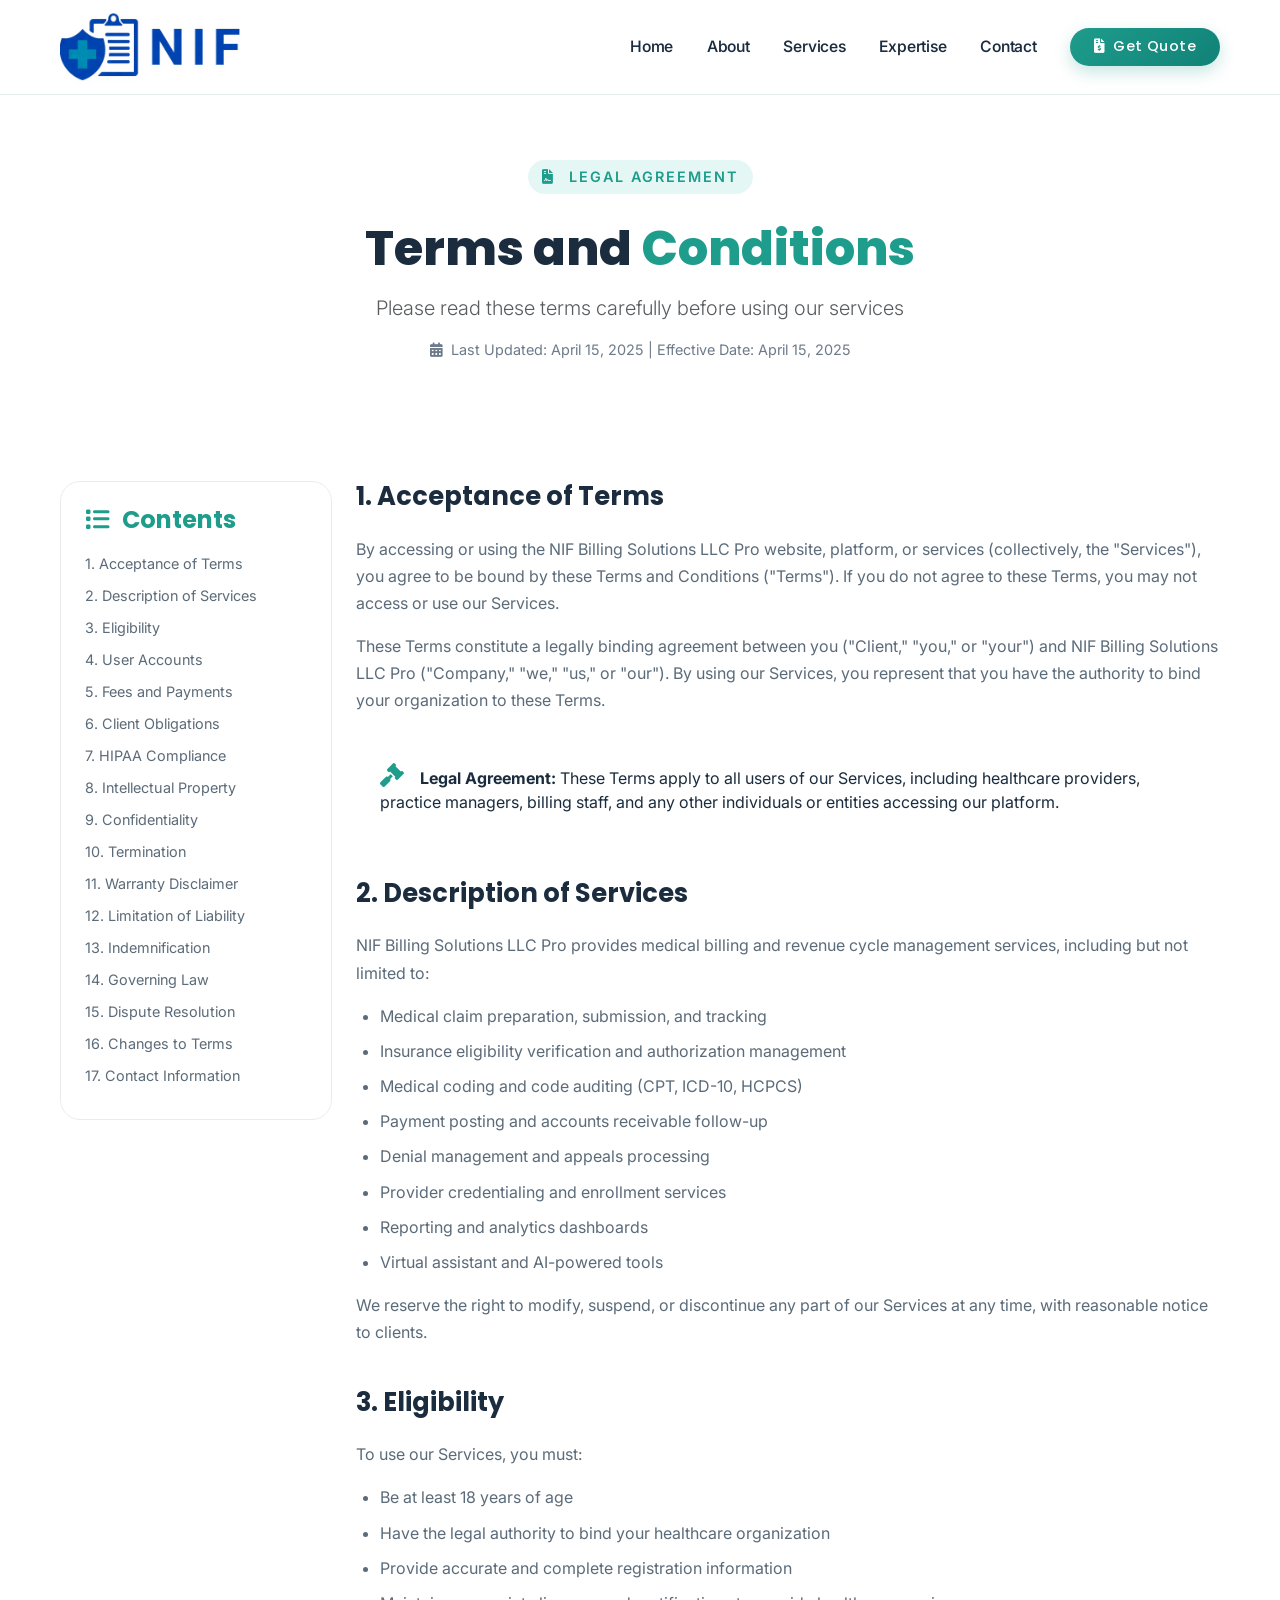
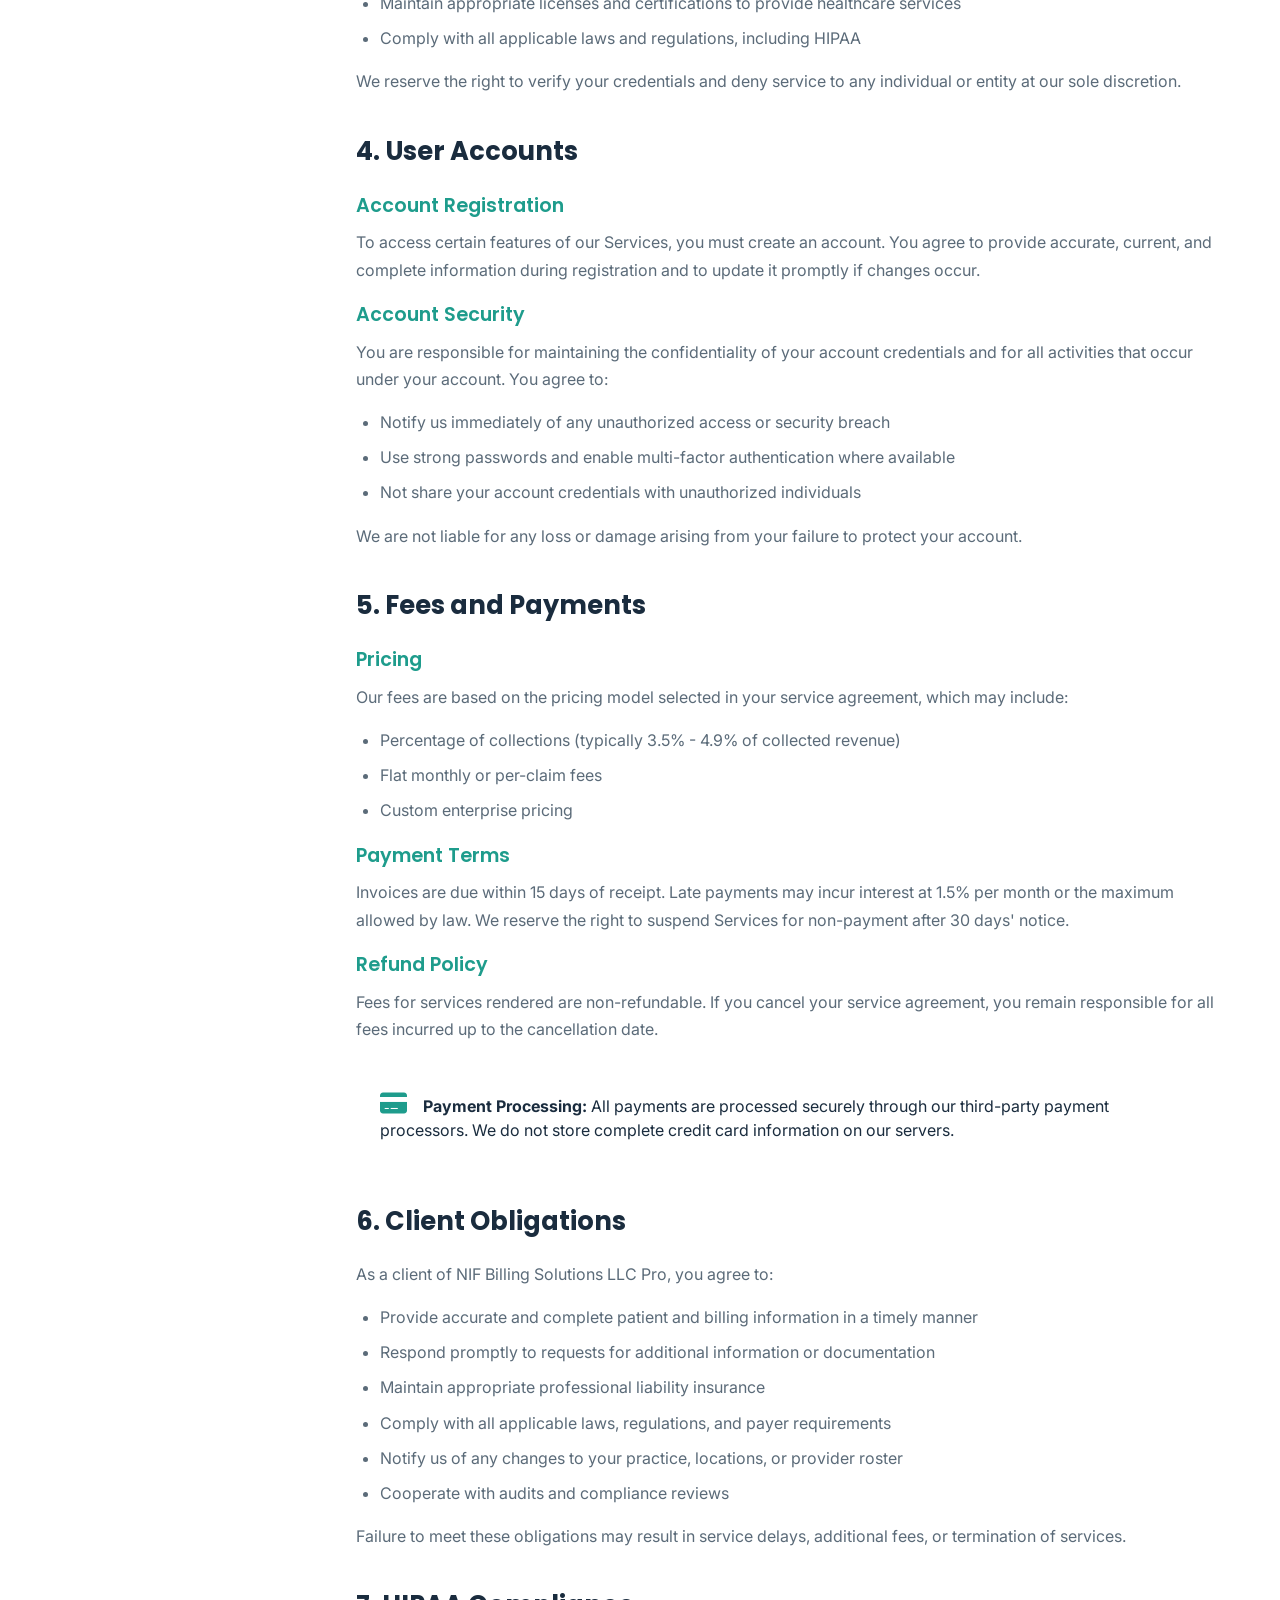
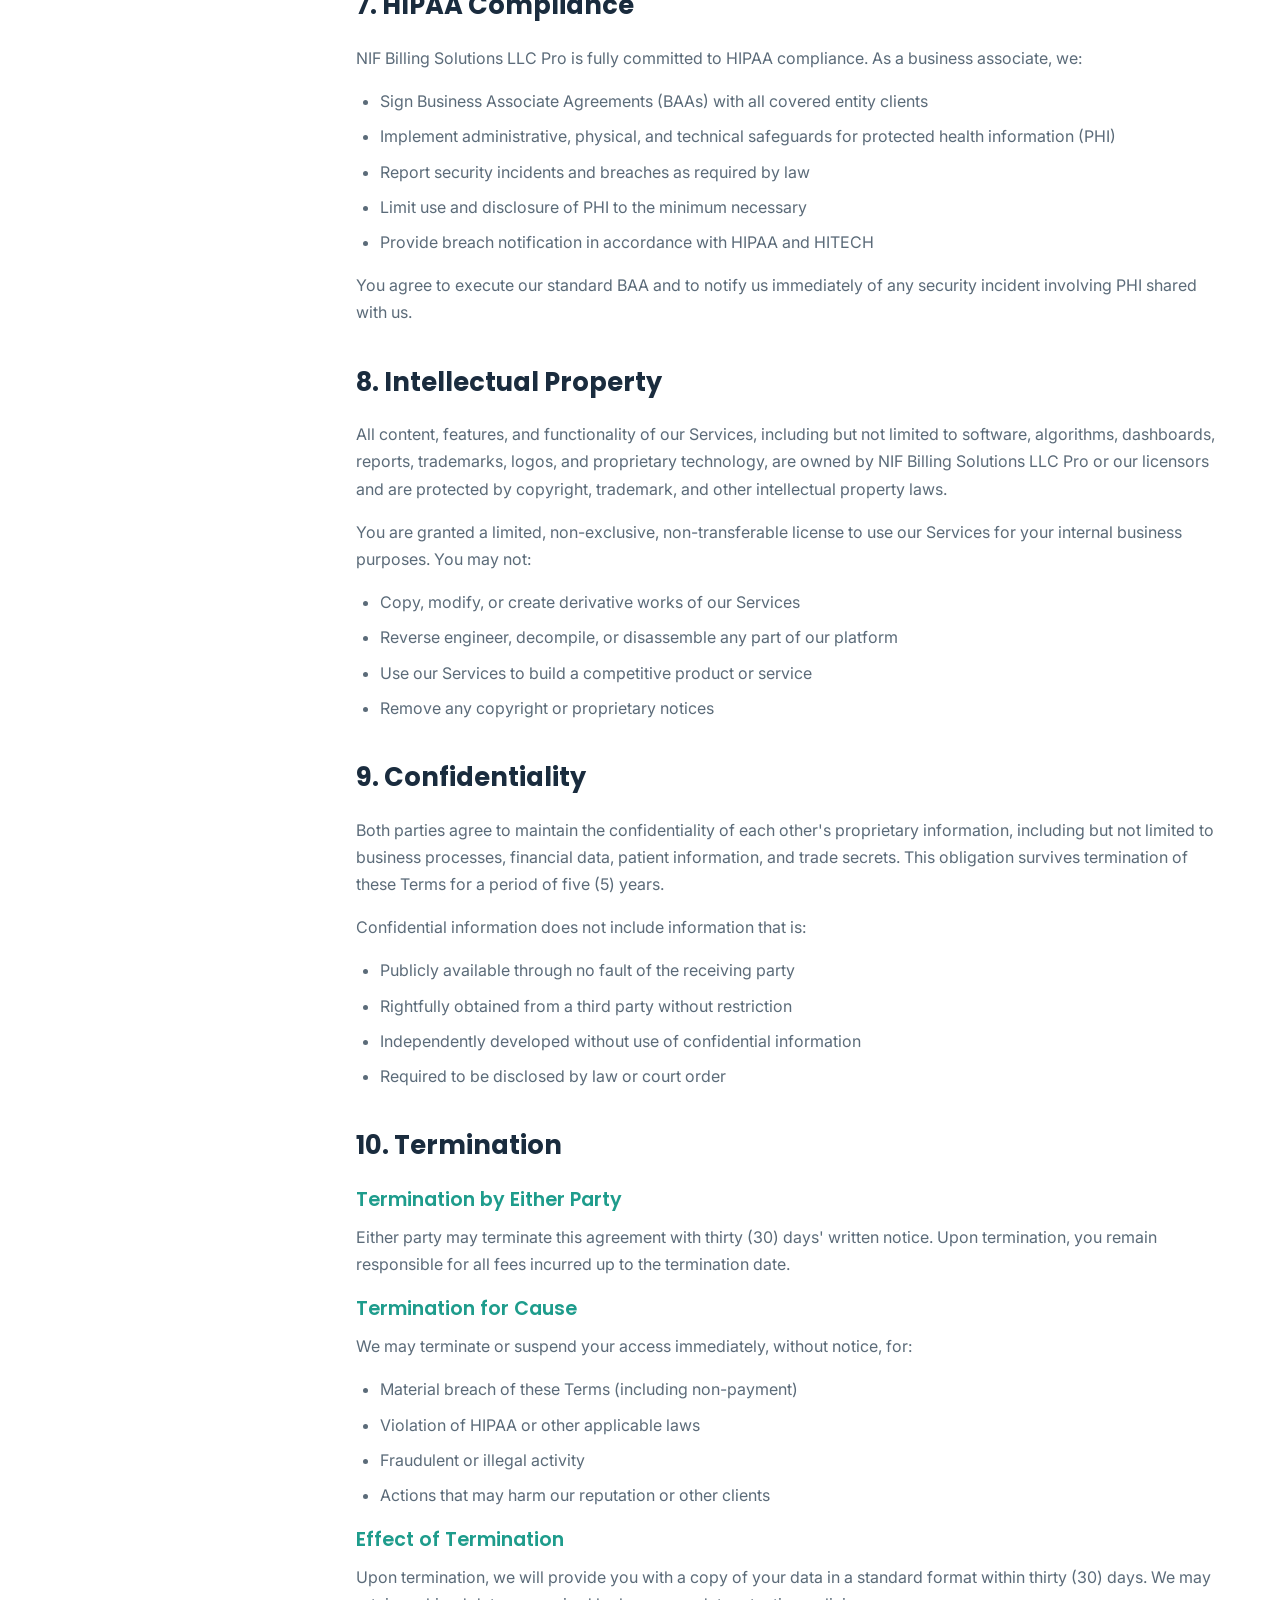
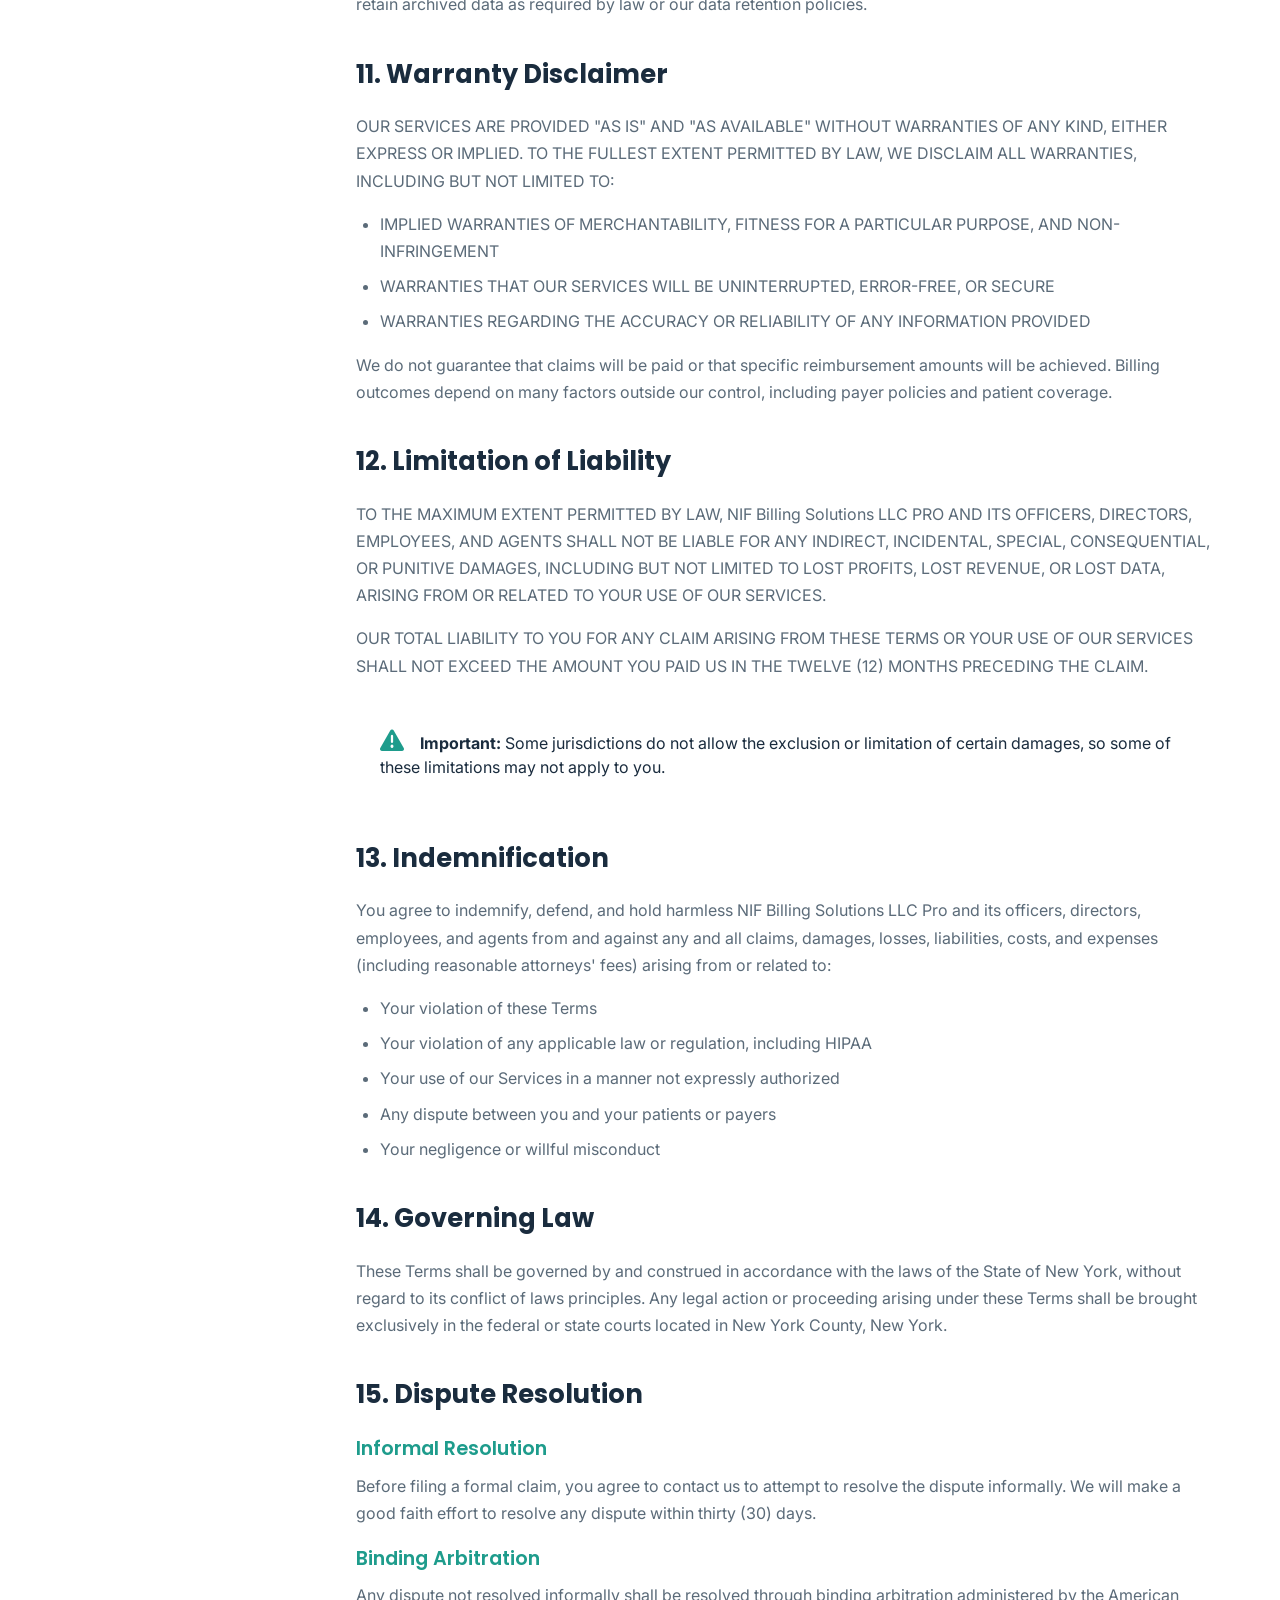
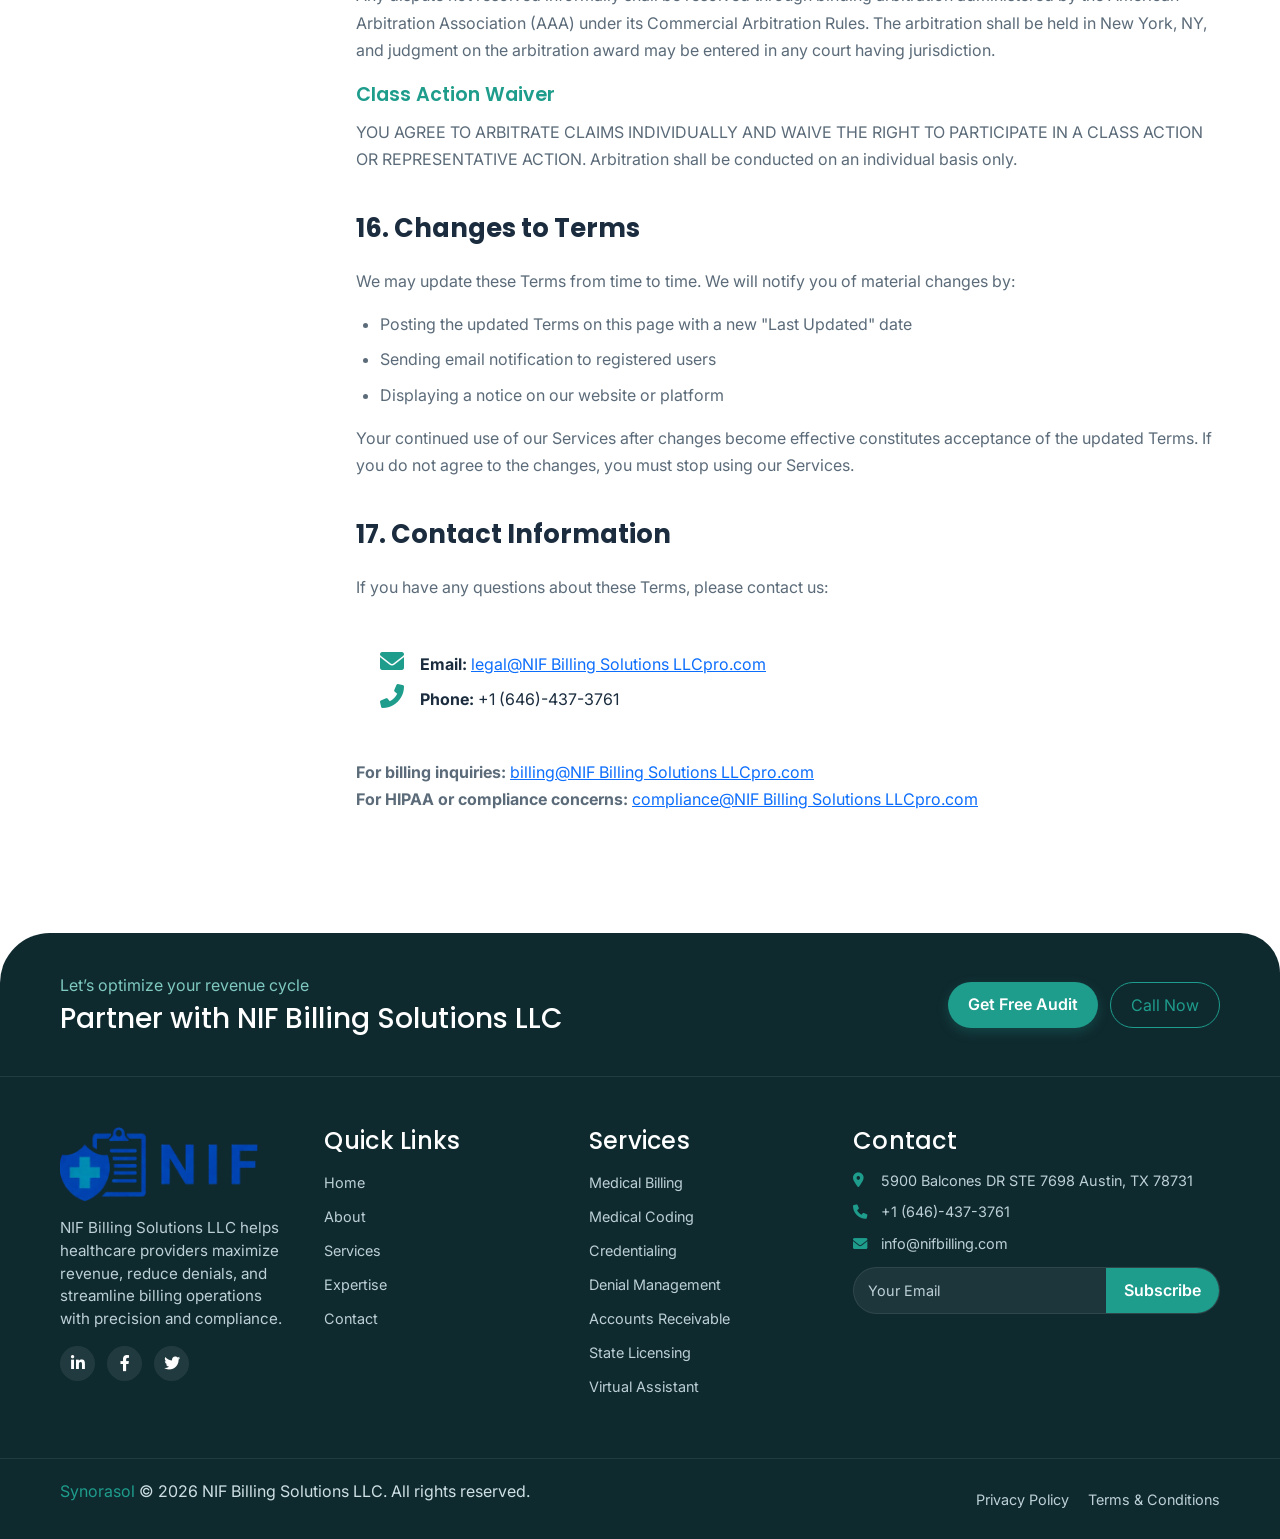
<file: terms-and-condition.html>
<!DOCTYPE html>
<html lang="en">

<head>
    <meta charset="UTF-8">
    <meta name="viewport" content="width=device-width, initial-scale=1.0, user-scalable=yes">
    <title>Terms and Conditions | NIF Billing Solutions LLC Pro - Legal Agreement</title>
    <!-- Bootstrap 5 CSS -->
    <link href="https://cdn.jsdelivr.net/npm/bootstrap@5.3.0-alpha1/dist/css/bootstrap.min.css" rel="stylesheet">
    <!-- Font Awesome 6 -->
    <link rel="stylesheet" href="https://cdnjs.cloudflare.com/ajax/libs/font-awesome/6.0.0-beta3/css/all.min.css">
    <!-- Google Fonts -->
    <link
        href="https://fonts.googleapis.com/css2?family=Inter:opsz,wght@14..32,300;400;500;600;700&family=Poppins:wght@400;500;600;700;800&display=swap"
        rel="stylesheet">
    <!-- AOS Library -->
    <link href="https://unpkg.com/aos@2.3.1/dist/aos.css" rel="stylesheet">
    <link rel="stylesheet" href="./css/master.css">
    <link rel="icon" type="image/png" href="./favicon/favicon-96x96.png" sizes="96x96" />
    <link rel="icon" type="image/svg+xml" href="./favicon/favicon.svg" />
    <link rel="shortcut icon" href="./favicon/favicon.ico" />
    <link rel="apple-touch-icon" sizes="180x180" href="./favicon/apple-touch-icon.png" />
    <meta name="apple-mobile-web-app-title" content="MyWebSite" />
    <link rel="manifest" href="/site.webmanifest" />
    <style>
        /* Page Header */
        .page-header {
            background: linear-gradient(135deg, var(--teal-light) 0%, #ffffff 100%);
            padding: 160px 0 60px;
        }

        .page-header h1 {
            font-size: 3rem;
            font-weight: 800;
            color: var(--dark-slate);
        }

        .page-header h1 span {
            color: var(--teal);
        }

        .last-updated {
            color: #6c7a8a;
            font-size: 0.9rem;
            margin-top: 1rem;
        }

        /* Terms Content */
        .terms-content {
            padding: 60px 0 80px;
        }

        .terms-section {
            margin-bottom: 2.5rem;
            scroll-margin-top: 100px;
        }

        .terms-section h2 {
            font-size: 1.6rem;
            font-weight: 700;
            color: var(--dark-slate);
            margin-bottom: 1rem;
            padding-bottom: 0.5rem;
            border-bottom: 2px solid var(--teal-light);
        }

        .terms-section h3 {
            font-size: 1.2rem;
            font-weight: 600;
            color: var(--teal);
            margin: 1.2rem 0 0.8rem;
        }

        .terms-section p {
            color: #5b6b79;
            line-height: 1.7;
            margin-bottom: 1rem;
        }

        .terms-section ul,
        .terms-section ol {
            color: #5b6b79;
            line-height: 1.7;
            margin-bottom: 1rem;
            padding-left: 1.5rem;
        }

        .terms-section li {
            margin-bottom: 0.5rem;
        }

        .terms-card {
            background: var(--teal-light);
            border-radius: 20px;
            padding: 1.5rem;
            margin: 1.5rem 0;
        }

        .terms-card i {
            color: var(--teal);
            font-size: 1.5rem;
            margin-right: 0.75rem;
        }

        .terms-card h4 {
            font-weight: 700;
            margin-bottom: 0.5rem;
        }

        .table-of-contents {
            background: white;
            border: 1px solid var(--grey-border);
            border-radius: 20px;
            padding: 1.5rem;
            margin-bottom: 2rem;
            position: sticky;
            top: 100px;
        }

        .table-of-contents h4 {
            font-weight: 700;
            margin-bottom: 1rem;
            color: var(--teal);
        }

        .table-of-contents ul {
            list-style: none;
            padding: 0;
            margin: 0;
        }

        .table-of-contents li {
            margin-bottom: 0.5rem;
        }

        .table-of-contents a {
            color: #5b6b79;
            text-decoration: none;
            transition: 0.3s;
            font-size: 0.9rem;
        }

        .table-of-contents a:hover {
            color: var(--teal);
            padding-left: 5px;
        }

        @media (max-width: 768px) {
            .page-header h1 {
                font-size: 2rem;
            }

            .table-of-contents {
                position: relative;
                top: 0;
                margin-bottom: 2rem;
            }
        }
    </style>
</head>

<body>
    <!-- Navbar -->
    <nav class="navbar navbar-expand-lg fixed-top" id="mainNavbar">
        <div class="container">
            <a class="navbar-brand navbar-brand-custom" href="index.html">
                <img src="./img/newlogo1.png" alt="NIF Billing Solutions LLCPro Logo" class="logo-img"
                    onerror="this.onerror=null; this.src='https://placehold.co/180x70/1f6e6b/white?text=NIF Billing Solutions LLCPro';">
            </a>
            <button class="navbar-toggler" type="button" data-bs-toggle="collapse" data-bs-target="#navbarNav"
                aria-controls="navbarNav" aria-expanded="false" aria-label="Toggle navigation">
                <span class="navbar-toggler-icon"></span>
            </button>
            <div class="collapse navbar-collapse" id="navbarNav">
                <ul class="navbar-nav ms-auto mb-2 mb-lg-0 align-items-lg-center">
                    <li class="nav-item"><a class="nav-link" href="index.html">Home</a></li>
                    <li class="nav-item"><a class="nav-link" href="about.html">About</a></li>
                    <li class="nav-item"><a class="nav-link" href="services.html">Services</a></li>
                    <li class="nav-item"><a class="nav-link" href="expertise.html">Expertise</a></li>
                    <li class="nav-item"><a class="nav-link" href="contact.html">Contact</a></li>
                    <li class="nav-item">
                        <a class="btn btn-teal2 ms-lg-3 px-4 py-2" href="#" style="font-size:0.9rem; font-weight:500;">
                            <i class="fas fa-file-invoice-dollar me-1"></i> Get Quote
                        </a>
                    </li>
                </ul>
            </div>
        </div>
    </nav>

    <!-- Page Header -->
    <section class="page-header">
        <div class="container">
            <div class="row">
                <div class="col-lg-10 mx-auto text-center" data-aos="fade-up">
                    <span class="section-sub"><i class="fas fa-file-contract me-2"></i> Legal Agreement</span>
                    <h1 class="mt-3">Terms and <span>Conditions</span></h1>
                    <p class="lead mt-3 text-muted">Please read these terms carefully before using our services</p>
                    <div class="last-updated">
                        <i class="fas fa-calendar-alt me-1"></i> Last Updated: April 15, 2025 | Effective Date: April
                        15, 2025
                    </div>
                </div>
            </div>
        </div>
    </section>

    <!-- Terms Content -->
    <section class="terms-content">
        <div class="container">
            <div class="row">
                <!-- Table of Contents - Sidebar -->
                <div class="col-lg-3" data-aos="fade-right">
                    <div class="table-of-contents">
                        <h4><i class="fas fa-list me-2"></i> Contents</h4>
                        <ul>
                            <li><a href="#acceptance">1. Acceptance of Terms</a></li>
                            <li><a href="#services">2. Description of Services</a></li>
                            <li><a href="#eligibility">3. Eligibility</a></li>
                            <li><a href="#user-accounts">4. User Accounts</a></li>
                            <li><a href="#fees-payments">5. Fees and Payments</a></li>
                            <li><a href="#client-obligations">6. Client Obligations</a></li>
                            <li><a href="#hipaa-compliance">7. HIPAA Compliance</a></li>
                            <li><a href="#intellectual-property">8. Intellectual Property</a></li>
                            <li><a href="#confidentiality">9. Confidentiality</a></li>
                            <li><a href="#termination">10. Termination</a></li>
                            <li><a href="#warranty-disclaimer">11. Warranty Disclaimer</a></li>
                            <li><a href="#limitation-liability">12. Limitation of Liability</a></li>
                            <li><a href="#indemnification">13. Indemnification</a></li>
                            <li><a href="#governing-law">14. Governing Law</a></li>
                            <li><a href="#dispute-resolution">15. Dispute Resolution</a></li>
                            <li><a href="#changes">16. Changes to Terms</a></li>
                            <li><a href="#contact">17. Contact Information</a></li>
                        </ul>
                    </div>
                </div>

                <!-- Main Content -->
                <div class="col-lg-9" data-aos="fade-left">
                    <!-- Acceptance of Terms -->
                    <div id="acceptance" class="terms-section">
                        <h2>1. Acceptance of Terms</h2>
                        <p>By accessing or using the NIF Billing Solutions LLC Pro website, platform, or services
                            (collectively, the "Services"), you agree to be bound by these Terms and Conditions
                            ("Terms"). If you do not agree to these Terms, you may not access or use our Services.</p>
                        <p>These Terms constitute a legally binding agreement between you ("Client," "you," or "your")
                            and NIF Billing Solutions LLC Pro ("Company," "we," "us," or "our"). By using our Services,
                            you represent that you have the authority to bind your organization to these Terms.</p>
                        <div class="terms-card">
                            <i class="fas fa-gavel"></i> <strong>Legal Agreement:</strong> These Terms apply to all
                            users of our Services, including healthcare providers, practice managers, billing staff, and
                            any other individuals or entities accessing our platform.
                        </div>
                    </div>

                    <!-- Description of Services -->
                    <div id="services" class="terms-section">
                        <h2>2. Description of Services</h2>
                        <p>NIF Billing Solutions LLC Pro provides medical billing and revenue cycle management services,
                            including but not limited to:</p>
                        <ul>
                            <li>Medical claim preparation, submission, and tracking</li>
                            <li>Insurance eligibility verification and authorization management</li>
                            <li>Medical coding and code auditing (CPT, ICD-10, HCPCS)</li>
                            <li>Payment posting and accounts receivable follow-up</li>
                            <li>Denial management and appeals processing</li>
                            <li>Provider credentialing and enrollment services</li>
                            <li>Reporting and analytics dashboards</li>
                            <li>Virtual assistant and AI-powered tools</li>
                        </ul>
                        <p>We reserve the right to modify, suspend, or discontinue any part of our Services at any time,
                            with reasonable notice to clients.</p>
                    </div>

                    <!-- Eligibility -->
                    <div id="eligibility" class="terms-section">
                        <h2>3. Eligibility</h2>
                        <p>To use our Services, you must:</p>
                        <ul>
                            <li>Be at least 18 years of age</li>
                            <li>Have the legal authority to bind your healthcare organization</li>
                            <li>Provide accurate and complete registration information</li>
                            <li>Maintain appropriate licenses and certifications to provide healthcare services</li>
                            <li>Comply with all applicable laws and regulations, including HIPAA</li>
                        </ul>
                        <p>We reserve the right to verify your credentials and deny service to any individual or entity
                            at our sole discretion.</p>
                    </div>

                    <!-- User Accounts -->
                    <div id="user-accounts" class="terms-section">
                        <h2>4. User Accounts</h2>
                        <h3>Account Registration</h3>
                        <p>To access certain features of our Services, you must create an account. You agree to provide
                            accurate, current, and complete information during registration and to update it promptly if
                            changes occur.</p>
                        <h3>Account Security</h3>
                        <p>You are responsible for maintaining the confidentiality of your account credentials and for
                            all activities that occur under your account. You agree to:</p>
                        <ul>
                            <li>Notify us immediately of any unauthorized access or security breach</li>
                            <li>Use strong passwords and enable multi-factor authentication where available</li>
                            <li>Not share your account credentials with unauthorized individuals</li>
                        </ul>
                        <p>We are not liable for any loss or damage arising from your failure to protect your account.
                        </p>
                    </div>

                    <!-- Fees and Payments -->
                    <div id="fees-payments" class="terms-section">
                        <h2>5. Fees and Payments</h2>
                        <h3>Pricing</h3>
                        <p>Our fees are based on the pricing model selected in your service agreement, which may
                            include:</p>
                        <ul>
                            <li>Percentage of collections (typically 3.5% - 4.9% of collected revenue)</li>
                            <li>Flat monthly or per-claim fees</li>
                            <li>Custom enterprise pricing</li>
                        </ul>
                        <h3>Payment Terms</h3>
                        <p>Invoices are due within 15 days of receipt. Late payments may incur interest at 1.5% per
                            month or the maximum allowed by law. We reserve the right to suspend Services for
                            non-payment after 30 days' notice.</p>
                        <h3>Refund Policy</h3>
                        <p>Fees for services rendered are non-refundable. If you cancel your service agreement, you
                            remain responsible for all fees incurred up to the cancellation date.</p>
                        <div class="terms-card">
                            <i class="fas fa-credit-card"></i> <strong>Payment Processing:</strong> All payments are
                            processed securely through our third-party payment processors. We do not store complete
                            credit card information on our servers.
                        </div>
                    </div>

                    <!-- Client Obligations -->
                    <div id="client-obligations" class="terms-section">
                        <h2>6. Client Obligations</h2>
                        <p>As a client of NIF Billing Solutions LLC Pro, you agree to:</p>
                        <ul>
                            <li>Provide accurate and complete patient and billing information in a timely manner</li>
                            <li>Respond promptly to requests for additional information or documentation</li>
                            <li>Maintain appropriate professional liability insurance</li>
                            <li>Comply with all applicable laws, regulations, and payer requirements</li>
                            <li>Notify us of any changes to your practice, locations, or provider roster</li>
                            <li>Cooperate with audits and compliance reviews</li>
                        </ul>
                        <p>Failure to meet these obligations may result in service delays, additional fees, or
                            termination of services.</p>
                    </div>

                    <!-- HIPAA Compliance -->
                    <div id="hipaa-compliance" class="terms-section">
                        <h2>7. HIPAA Compliance</h2>
                        <p>NIF Billing Solutions LLC Pro is fully committed to HIPAA compliance. As a business
                            associate, we:</p>
                        <ul>
                            <li>Sign Business Associate Agreements (BAAs) with all covered entity clients</li>
                            <li>Implement administrative, physical, and technical safeguards for protected health
                                information (PHI)</li>
                            <li>Report security incidents and breaches as required by law</li>
                            <li>Limit use and disclosure of PHI to the minimum necessary</li>
                            <li>Provide breach notification in accordance with HIPAA and HITECH</li>
                        </ul>
                        <p>You agree to execute our standard BAA and to notify us immediately of any security incident
                            involving PHI shared with us.</p>
                    </div>

                    <!-- Intellectual Property -->
                    <div id="intellectual-property" class="terms-section">
                        <h2>8. Intellectual Property</h2>
                        <p>All content, features, and functionality of our Services, including but not limited to
                            software, algorithms, dashboards, reports, trademarks, logos, and proprietary technology,
                            are owned by NIF Billing Solutions LLC Pro or our licensors and are protected by copyright,
                            trademark, and other intellectual property laws.</p>
                        <p>You are granted a limited, non-exclusive, non-transferable license to use our Services for
                            your internal business purposes. You may not:</p>
                        <ul>
                            <li>Copy, modify, or create derivative works of our Services</li>
                            <li>Reverse engineer, decompile, or disassemble any part of our platform</li>
                            <li>Use our Services to build a competitive product or service</li>
                            <li>Remove any copyright or proprietary notices</li>
                        </ul>
                    </div>

                    <!-- Confidentiality -->
                    <div id="confidentiality" class="terms-section">
                        <h2>9. Confidentiality</h2>
                        <p>Both parties agree to maintain the confidentiality of each other's proprietary information,
                            including but not limited to business processes, financial data, patient information, and
                            trade secrets. This obligation survives termination of these Terms for a period of five (5)
                            years.</p>
                        <p>Confidential information does not include information that is:</p>
                        <ul>
                            <li>Publicly available through no fault of the receiving party</li>
                            <li>Rightfully obtained from a third party without restriction</li>
                            <li>Independently developed without use of confidential information</li>
                            <li>Required to be disclosed by law or court order</li>
                        </ul>
                    </div>

                    <!-- Termination -->
                    <div id="termination" class="terms-section">
                        <h2>10. Termination</h2>
                        <h3>Termination by Either Party</h3>
                        <p>Either party may terminate this agreement with thirty (30) days' written notice. Upon
                            termination, you remain responsible for all fees incurred up to the termination date.</p>
                        <h3>Termination for Cause</h3>
                        <p>We may terminate or suspend your access immediately, without notice, for:</p>
                        <ul>
                            <li>Material breach of these Terms (including non-payment)</li>
                            <li>Violation of HIPAA or other applicable laws</li>
                            <li>Fraudulent or illegal activity</li>
                            <li>Actions that may harm our reputation or other clients</li>
                        </ul>
                        <h3>Effect of Termination</h3>
                        <p>Upon termination, we will provide you with a copy of your data in a standard format within
                            thirty (30) days. We may retain archived data as required by law or our data retention
                            policies.</p>
                    </div>

                    <!-- Warranty Disclaimer -->
                    <div id="warranty-disclaimer" class="terms-section">
                        <h2>11. Warranty Disclaimer</h2>
                        <p>OUR SERVICES ARE PROVIDED "AS IS" AND "AS AVAILABLE" WITHOUT WARRANTIES OF ANY KIND, EITHER
                            EXPRESS OR IMPLIED. TO THE FULLEST EXTENT PERMITTED BY LAW, WE DISCLAIM ALL WARRANTIES,
                            INCLUDING BUT NOT LIMITED TO:</p>
                        <ul>
                            <li>IMPLIED WARRANTIES OF MERCHANTABILITY, FITNESS FOR A PARTICULAR PURPOSE, AND
                                NON-INFRINGEMENT</li>
                            <li>WARRANTIES THAT OUR SERVICES WILL BE UNINTERRUPTED, ERROR-FREE, OR SECURE</li>
                            <li>WARRANTIES REGARDING THE ACCURACY OR RELIABILITY OF ANY INFORMATION PROVIDED</li>
                        </ul>
                        <p>We do not guarantee that claims will be paid or that specific reimbursement amounts will be
                            achieved. Billing outcomes depend on many factors outside our control, including payer
                            policies and patient coverage.</p>
                    </div>

                    <!-- Limitation of Liability -->
                    <div id="limitation-liability" class="terms-section">
                        <h2>12. Limitation of Liability</h2>
                        <p>TO THE MAXIMUM EXTENT PERMITTED BY LAW, NIF Billing Solutions LLC PRO AND ITS OFFICERS,
                            DIRECTORS, EMPLOYEES, AND AGENTS SHALL NOT BE LIABLE FOR ANY INDIRECT, INCIDENTAL, SPECIAL,
                            CONSEQUENTIAL, OR PUNITIVE DAMAGES, INCLUDING BUT NOT LIMITED TO LOST PROFITS, LOST REVENUE,
                            OR LOST DATA, ARISING FROM OR RELATED TO YOUR USE OF OUR SERVICES.</p>
                        <p>OUR TOTAL LIABILITY TO YOU FOR ANY CLAIM ARISING FROM THESE TERMS OR YOUR USE OF OUR SERVICES
                            SHALL NOT EXCEED THE AMOUNT YOU PAID US IN THE TWELVE (12) MONTHS PRECEDING THE CLAIM.</p>
                        <div class="terms-card">
                            <i class="fas fa-exclamation-triangle"></i> <strong>Important:</strong> Some jurisdictions
                            do not allow the exclusion or limitation of certain damages, so some of these limitations
                            may not apply to you.
                        </div>
                    </div>

                    <!-- Indemnification -->
                    <div id="indemnification" class="terms-section">
                        <h2>13. Indemnification</h2>
                        <p>You agree to indemnify, defend, and hold harmless NIF Billing Solutions LLC Pro and its
                            officers, directors, employees, and agents from and against any and all claims, damages,
                            losses, liabilities, costs, and expenses (including reasonable attorneys' fees) arising from
                            or related to:</p>
                        <ul>
                            <li>Your violation of these Terms</li>
                            <li>Your violation of any applicable law or regulation, including HIPAA</li>
                            <li>Your use of our Services in a manner not expressly authorized</li>
                            <li>Any dispute between you and your patients or payers</li>
                            <li>Your negligence or willful misconduct</li>
                        </ul>
                    </div>

                    <!-- Governing Law -->
                    <div id="governing-law" class="terms-section">
                        <h2>14. Governing Law</h2>
                        <p>These Terms shall be governed by and construed in accordance with the laws of the State of
                            New York, without regard to its conflict of laws principles. Any legal action or proceeding
                            arising under these Terms shall be brought exclusively in the federal or state courts
                            located in New York County, New York.</p>
                    </div>

                    <!-- Dispute Resolution -->
                    <div id="dispute-resolution" class="terms-section">
                        <h2>15. Dispute Resolution</h2>
                        <h3>Informal Resolution</h3>
                        <p>Before filing a formal claim, you agree to contact us to attempt to resolve the dispute
                            informally. We will make a good faith effort to resolve any dispute within thirty (30) days.
                        </p>
                        <h3>Binding Arbitration</h3>
                        <p>Any dispute not resolved informally shall be resolved through binding arbitration
                            administered by the American Arbitration Association (AAA) under its Commercial Arbitration
                            Rules. The arbitration shall be held in New York, NY, and judgment on the arbitration award
                            may be entered in any court having jurisdiction.</p>
                        <h3>Class Action Waiver</h3>
                        <p>YOU AGREE TO ARBITRATE CLAIMS INDIVIDUALLY AND WAIVE THE RIGHT TO PARTICIPATE IN A CLASS
                            ACTION OR REPRESENTATIVE ACTION. Arbitration shall be conducted on an individual basis only.
                        </p>
                    </div>

                    <!-- Changes to Terms -->
                    <div id="changes" class="terms-section">
                        <h2>16. Changes to Terms</h2>
                        <p>We may update these Terms from time to time. We will notify you of material changes by:</p>
                        <ul>
                            <li>Posting the updated Terms on this page with a new "Last Updated" date</li>
                            <li>Sending email notification to registered users</li>
                            <li>Displaying a notice on our website or platform</li>
                        </ul>
                        <p>Your continued use of our Services after changes become effective constitutes acceptance of
                            the updated Terms. If you do not agree to the changes, you must stop using our Services.</p>
                    </div>

                    <!-- Contact Information -->
                    <div id="contact" class="terms-section">
                        <h2>17. Contact Information</h2>
                        <p>If you have any questions about these Terms, please contact us:</p>
                        <div class="terms-card">
                            <i class="fas fa-envelope"></i> <strong>Email:</strong> <a
                                href="mailto:legal@NIF Billing Solutions LLCpro.com">legal@NIF Billing Solutions
                                LLCpro.com</a><br>
                            <i class="fas fa-phone-alt mt-2"></i> <strong>Phone:</strong> +1 (646)-437-3761<br>
                        </div>
                        <p class="mt-3"><strong>For billing inquiries:</strong> <a
                                href="mailto:billing@NIF Billing Solutions LLCpro.com">billing@NIF Billing Solutions
                                LLCpro.com</a><br>
                            <strong>For HIPAA or compliance concerns:</strong> <a
                                href="mailto:compliance@NIF Billing Solutions LLCpro.com">compliance@NIF Billing
                                Solutions LLCpro.com</a>
                        </p>
                    </div>
                </div>
            </div>
        </div>
    </section>

    <!-- Footer -->
    <footer class="footer">

        <!-- TOP CTA -->
        <div class="footer-cta">
            <div class="container">
                <div class="footer-cta-inner">
                    <div class="cta-text">
                        <p>Let’s optimize your revenue cycle</p>
                        <h3>Partner with NIF Billing Solutions LLC</h3>
                    </div>

                    <div class="cta-buttons">
                        <a href="#" class="btn-primary">Get Free Audit</a>
                        <a href="tel:3125545542" class="btn-outline">Call Now</a>
                    </div>
                </div>
            </div>
        </div>

        <!-- MAIN -->
        <div class="footer-main">
            <div class="container">
                <div class="footer-grid">

                    <!-- BRAND -->
                    <div class="footer-col">
                        <div class="footer-brand">
                            <img src="./img/newlogo1.png" alt="logo">
                        </div>

                        <p class="footer-desc">
                            NIF Billing Solutions LLC helps healthcare providers maximize revenue,
                            reduce denials, and streamline billing operations with precision and compliance.
                        </p>

                        <div class="socials">
                            <a href="#"><i class="fab fa-linkedin-in"></i></a>
                            <a href="#"><i class="fab fa-facebook-f"></i></a>
                            <a href="#"><i class="fab fa-twitter"></i></a>
                        </div>
                    </div>

                    <!-- LINKS -->
                    <div class="footer-col">
                        <h5>Quick Links</h5>
                        <ul>
                            <li><a href="index.html">Home</a></li>
                            <li><a href="about.html">About</a></li>
                            <li><a href="services.html">Services</a></li>
                            <li><a href="expertise.html">Expertise</a></li>
                            <li><a href="contact.html">Contact</a></li>
                        </ul>
                    </div>

                    <!-- SERVICES -->
                    <div class="footer-col">
                        <h5>Services</h5>
                        <ul>
                            <li><a href="medical-billing.html">Medical Billing</a></li>
                            <li><a href="medical-coding.html">Medical Coding</a></li>
                            <li><a href="medical-credentialing.html">Credentialing</a></li>
                            <li><a href="denial-management.html">Denial Management</a></li>
                            <li><a href="accounts-receivable.html">Accounts Receivable</a></li>
                            <li><a href="state-licensing.html">State Licensing</a></li>
                            <li><a href="virtual-assistant.html">Virtual Assistant</a></li>
                        </ul>
                    </div>

                    <!-- CONTACT -->
                    <div class="footer-col">
                        <h5>Contact</h5>
                        <ul class="contact-list">
                            <li><i class="fas fa-map-marker-alt"></i> 5900 Balcones DR STE 7698
                                Austin, TX 78731</li>
                            <li><i class="fas fa-phone"></i> +1 (646)-437-3761</li>
                            <li><i class="fas fa-envelope"></i> info@nifbilling.com</li>
                        </ul>

                        <div class="newsletter">
                            <input type="email" placeholder="Your Email">
                            <button>Subscribe</button>
                        </div>
                    </div>

                </div>
            </div>
        </div>

        <!-- BOTTOM -->
        <div class="footer-bottom">
            <div class="container footer-bottom-inner">
                <p>
                    <a href="https://synorasol.com" target="_blank" style="color:#1e9c8c; text-decoration:none;">
                        Synorasol
                    </a>
                    © 2026 NIF Billing Solutions LLC. All rights reserved.
                </p>

                <div class="footer-links">
                    <a href="privacy-policy.html">Privacy Policy</a>
                    <a href="terms-and-condition.html">Terms & Conditions</a>
                </div>
            </div>
        </div>

    </footer>

    <script src="https://cdn.jsdelivr.net/npm/bootstrap@5.3.0-alpha1/dist/js/bootstrap.bundle.min.js"></script>
    <script src="https://unpkg.com/aos@2.3.1/dist/aos.js"></script>
    <script>
        AOS.init({
            duration: 800,
            once: true,
            offset: 100
        });

        // Smooth scroll for anchor links
        document.querySelectorAll('.table-of-contents a').forEach(anchor => {
            anchor.addEventListener('click', function (e) {
                e.preventDefault();
                const targetId = this.getAttribute('href');
                const targetElement = document.querySelector(targetId);
                if (targetElement) {
                    targetElement.scrollIntoView({ behavior: 'smooth', block: 'start' });
                }
            });
        });
    </script>
</body>

</html>
</file>
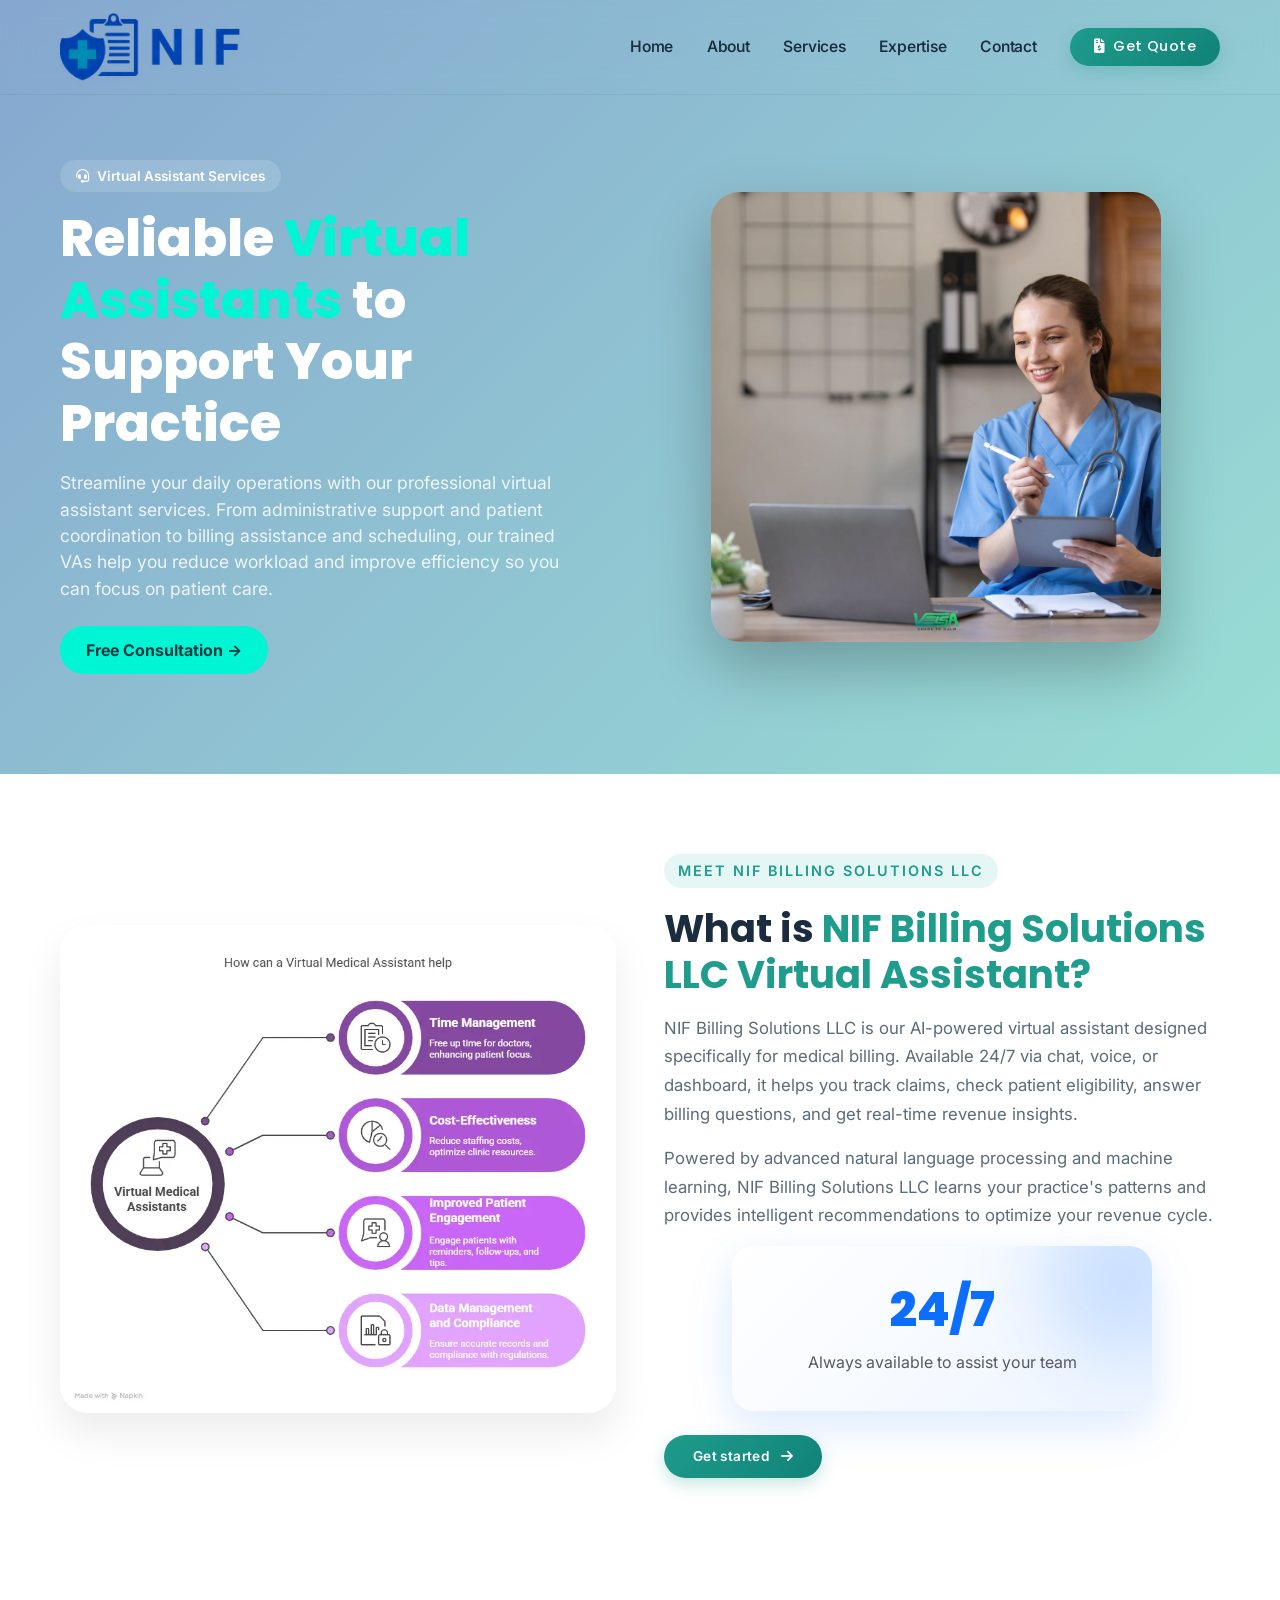
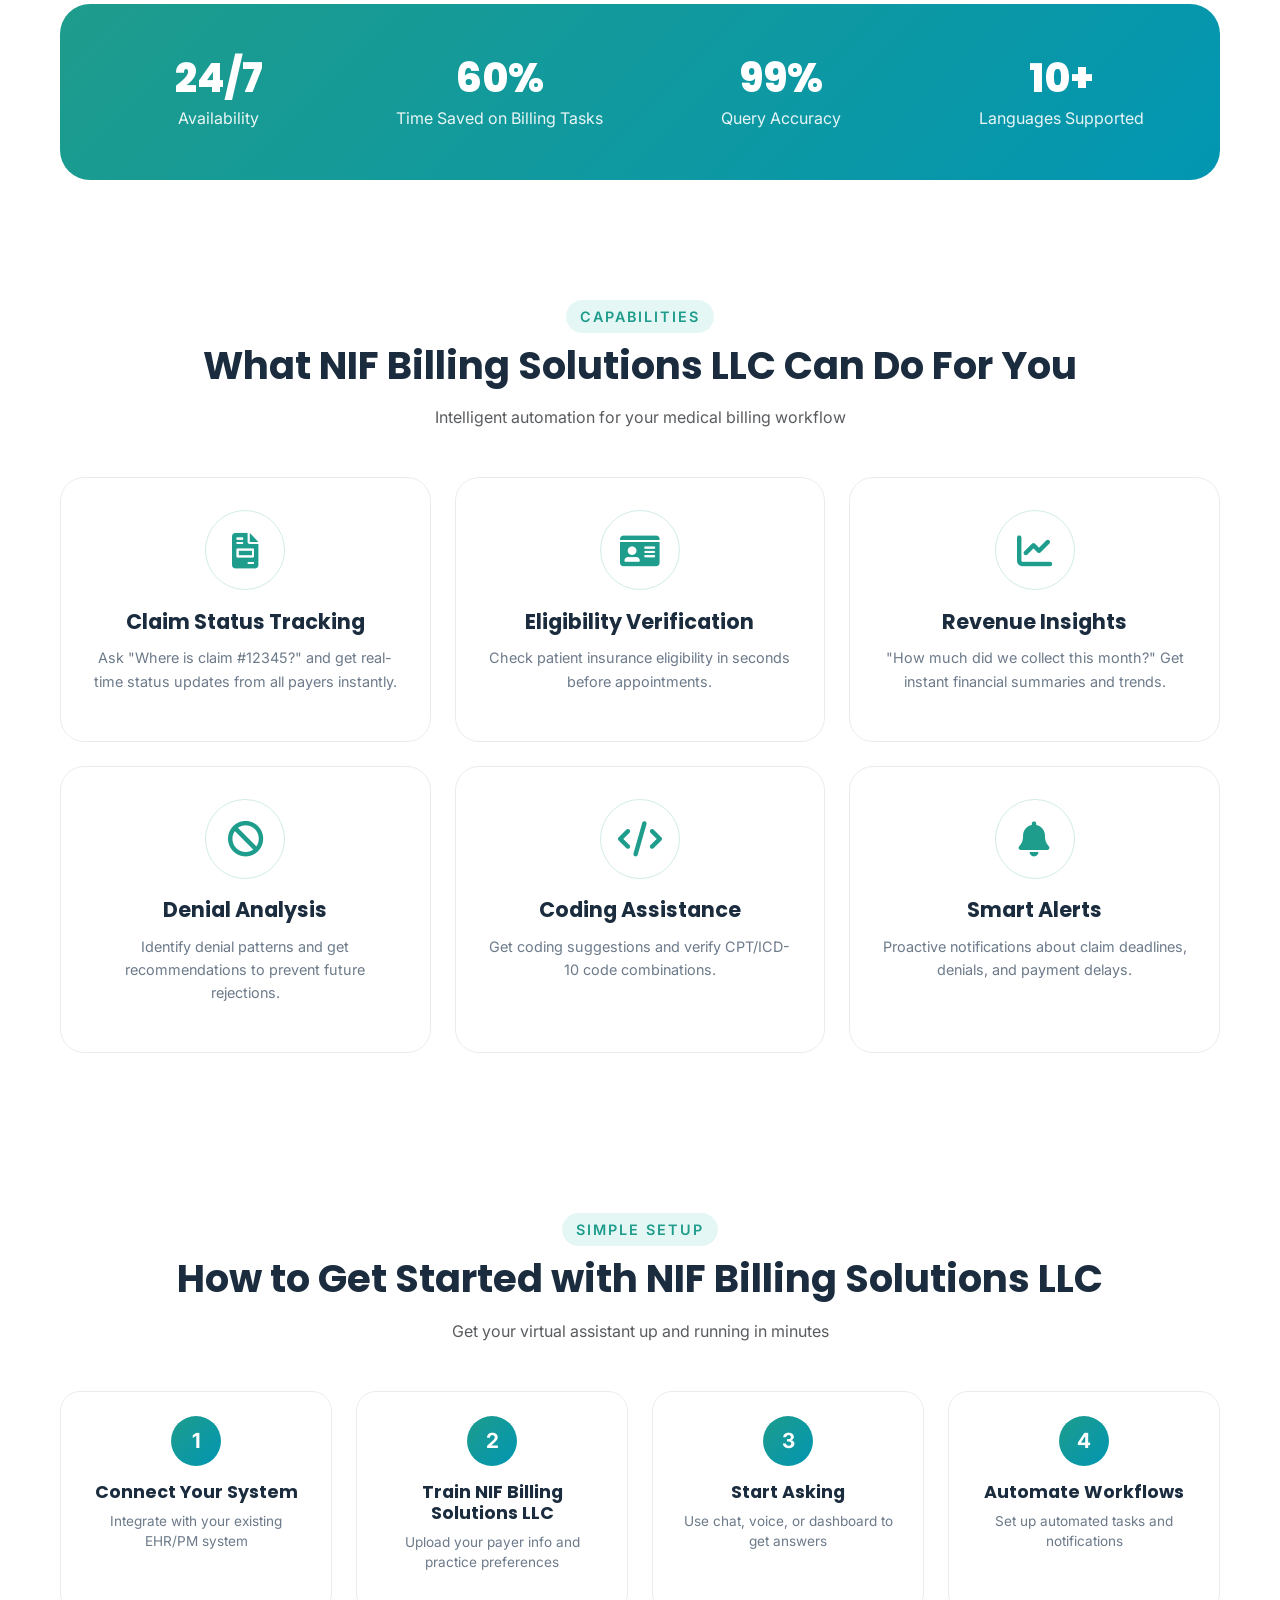
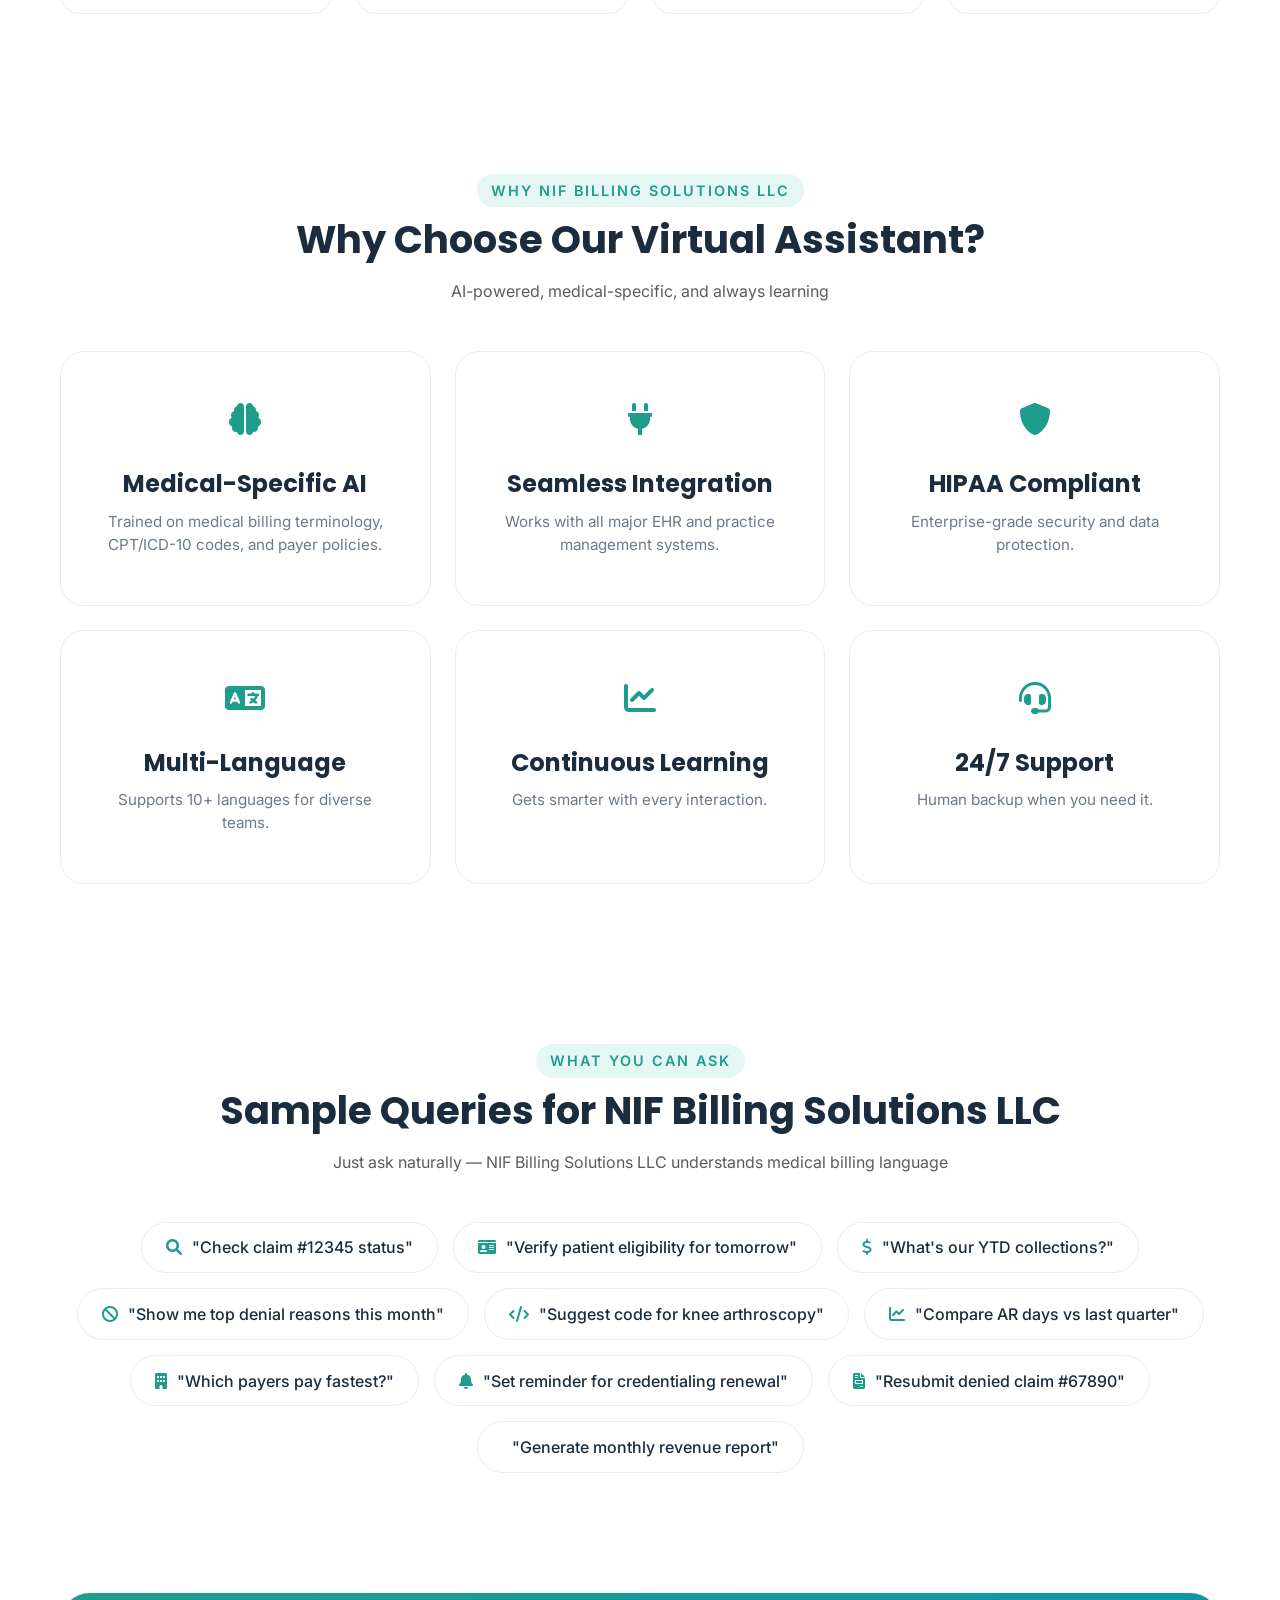
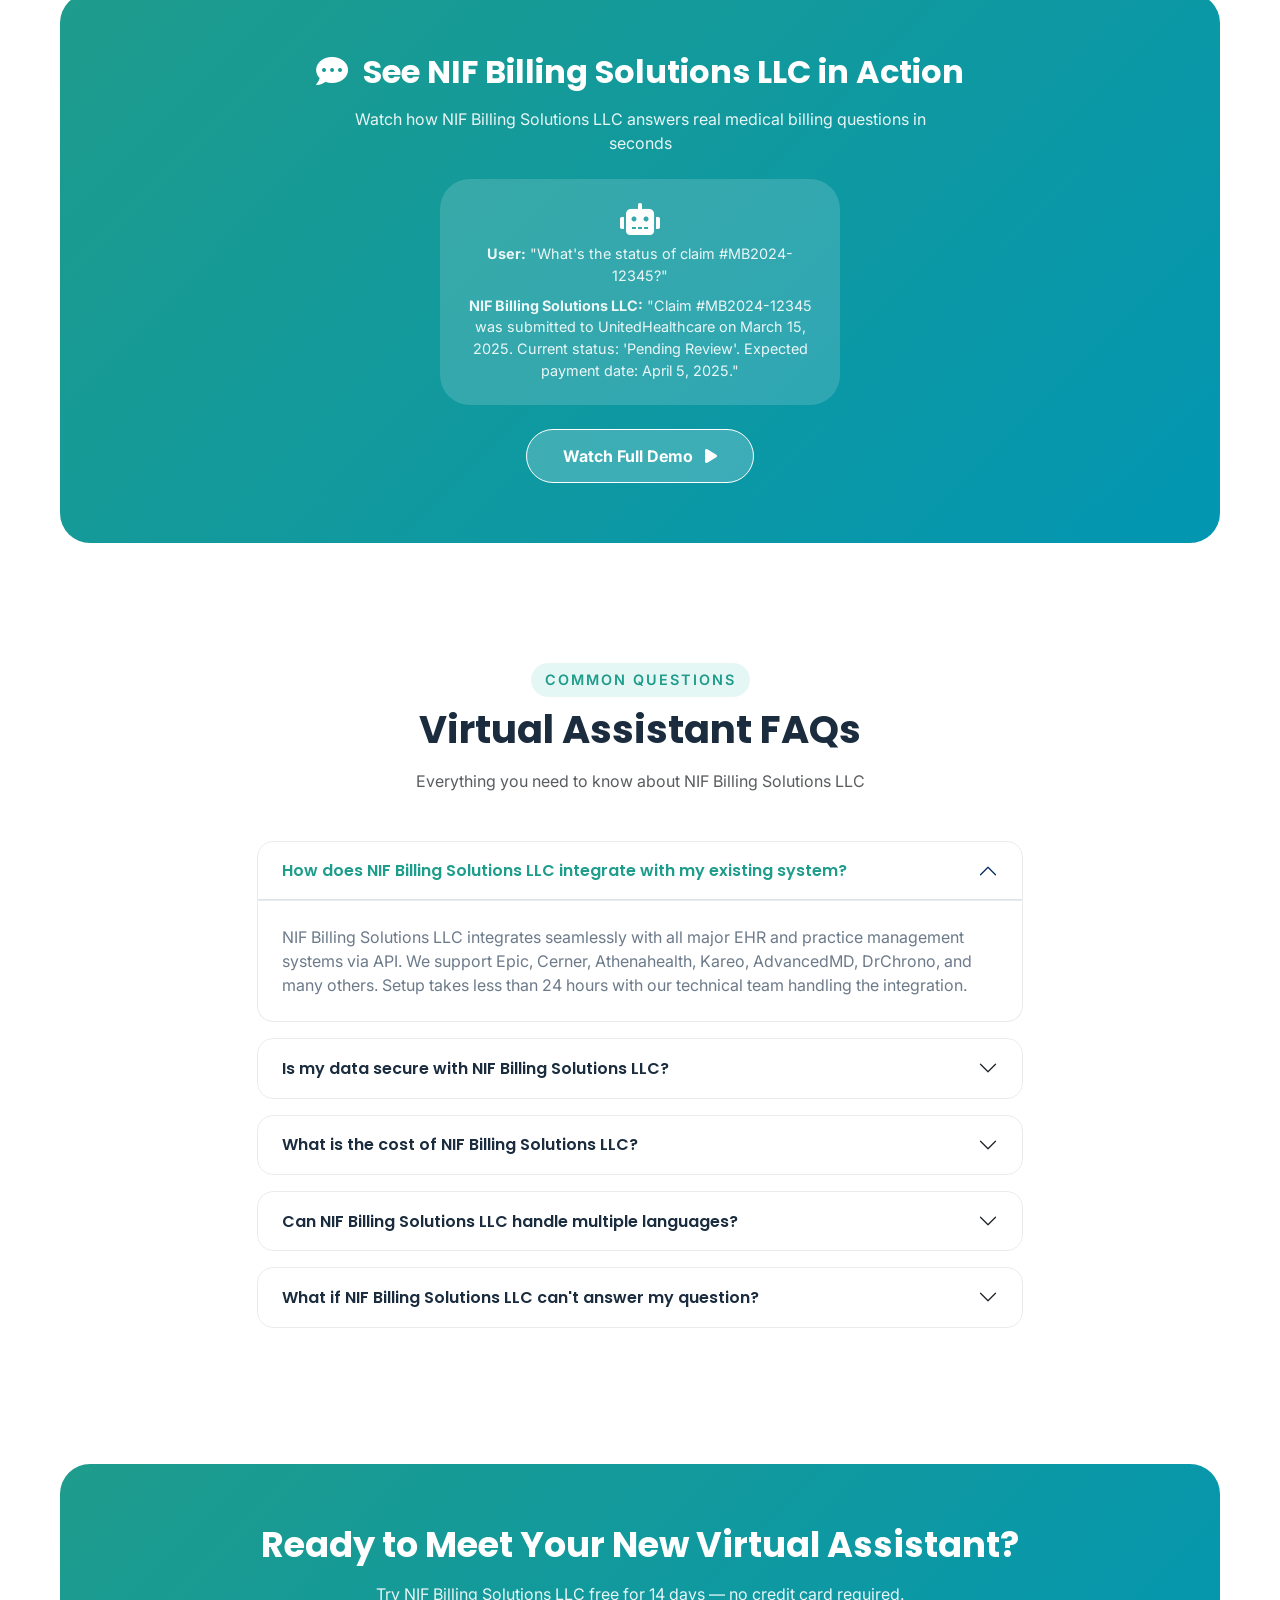
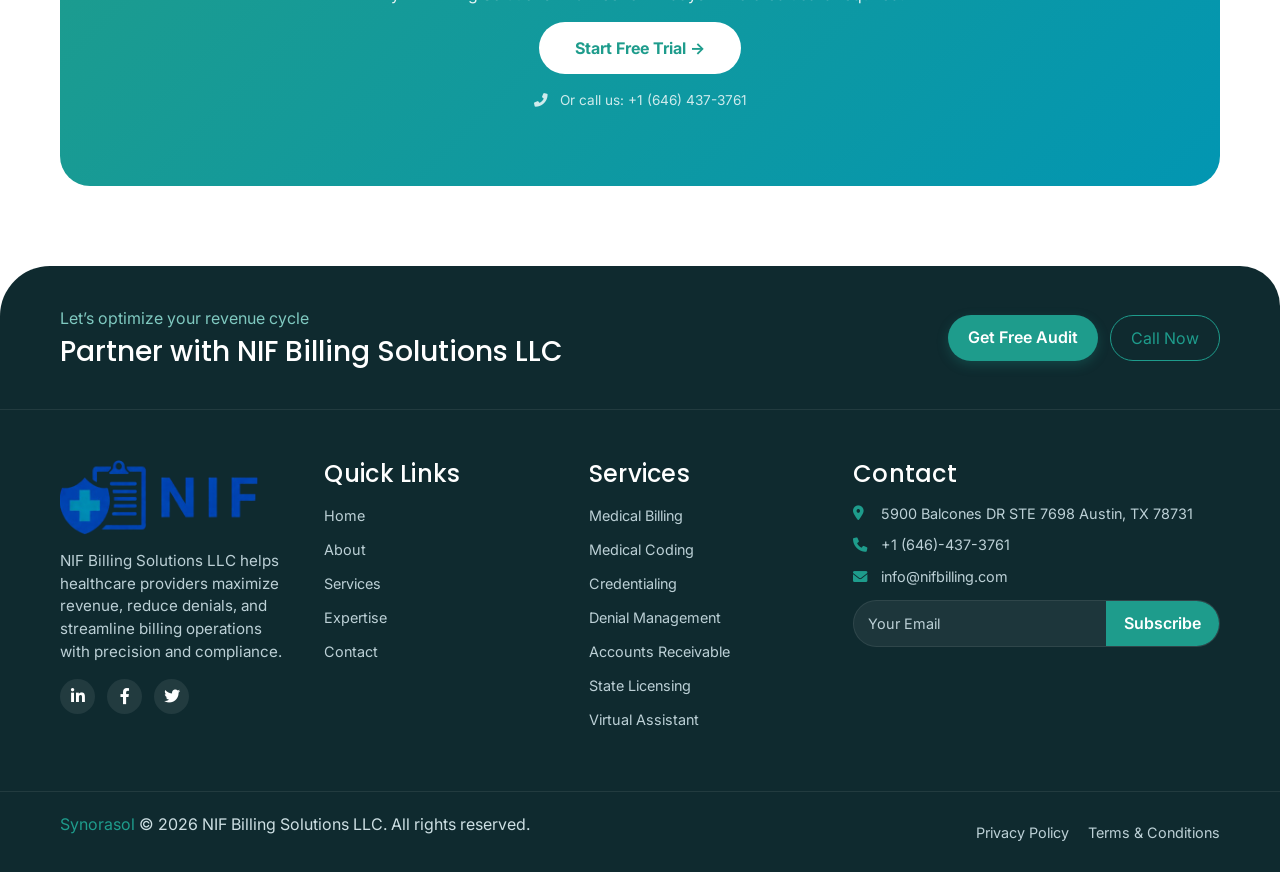
<file: virtual-assistant.html>
<!DOCTYPE html>
<html lang="en">

<head>
    <meta charset="UTF-8">
    <meta name="viewport" content="width=device-width, initial-scale=1.0, user-scalable=yes">
    <title>Virtual Assistant | NIF Billing Solutions LLC - AI-Powered Medical Billing Assistant</title>
    <!-- Bootstrap 5 CSS -->
    <link href="https://cdn.jsdelivr.net/npm/bootstrap@5.3.0-alpha1/dist/css/bootstrap.min.css" rel="stylesheet">
    <!-- Font Awesome 6 -->
    <link rel="stylesheet" href="https://cdnjs.cloudflare.com/ajax/libs/font-awesome/6.0.0-beta3/css/all.min.css">
    <!-- Google Fonts -->
    <link
        href="https://fonts.googleapis.com/css2?family=Inter:opsz,wght@14..32,300;400;500;600;700&family=Poppins:wght@400;500;600;700;800&display=swap"
        rel="stylesheet">
    <!-- AOS Library -->
    <link href="https://unpkg.com/aos@2.3.1/dist/aos.css" rel="stylesheet">
    <link rel="stylesheet" href="./css/master.css">
    <link rel="icon" type="image/png" href="./favicon/favicon-96x96.png" sizes="96x96" />
    <link rel="icon" type="image/svg+xml" href="./favicon/favicon.svg" />
    <link rel="shortcut icon" href="./favicon/favicon.ico" />
    <link rel="apple-touch-icon" sizes="180x180" href="./favicon/apple-touch-icon.png" />
    <meta name="apple-mobile-web-app-title" content="MyWebSite" />
    <link rel="manifest" href="/site.webmanifest" />
</head>

<body>
    <!-- Navbar -->
    <nav class="navbar navbar-expand-lg fixed-top" id="mainNavbar">
        <div class="container">
            <a class="navbar-brand navbar-brand-custom" href="index.html">
                <img src="./img/newlogo1.png" alt="NIF Billing Solutions LLCPro Logo" class="logo-img"
                    onerror="this.onerror=null; this.src='https://placehold.co/180x70/1f6e6b/white?text=NIF Billing Solutions LLCPro';">
            </a>
            <button class="navbar-toggler" type="button" data-bs-toggle="collapse" data-bs-target="#navbarNav"
                aria-controls="navbarNav" aria-expanded="false" aria-label="Toggle navigation">
                <span class="navbar-toggler-icon"></span>
            </button>
            <div class="collapse navbar-collapse" id="navbarNav">
                <ul class="navbar-nav ms-auto mb-2 mb-lg-0 align-items-lg-center">
                    <li class="nav-item"><a class="nav-link" href="index.html">Home</a></li>
                    <li class="nav-item"><a class="nav-link" href="about.html">About</a></li>
                    <li class="nav-item"><a class="nav-link" href="services.html">Services</a></li>
                    <li class="nav-item"><a class="nav-link" href="expertise.html">Expertise</a></li>
                    <li class="nav-item"><a class="nav-link" href="contact.html">Contact</a></li>
                    <li class="nav-item">
                        <a class="btn btn-teal2 ms-lg-3 px-4 py-2" href="#" style="font-size:0.9rem; font-weight:500;">
                            <i class="fas fa-file-invoice-dollar me-1"></i> Get Quote
                        </a>
                    </li>
                </ul>
            </div>
        </div>
    </nav>

    <!-- Hero Section -->
    <section class="medicalbilling-hero">

        <!-- BACKGROUND IMAGE LAYER -->
        <div class="medicalbilling-hero-bg"></div>

        <!-- OVERLAY -->
        <div class="medicalbilling-hero-overlay"></div>

        <div class="container">
            <div class="row align-items-center">

                <!-- LEFT CONTENT -->
                <div class="col-lg-6 text-center text-lg-start" data-aos="fade-right">

                    <div class="medicalbilling-hero-badge">
                        <i class="fas fa-headset me-1"></i> Virtual Assistant Services
                    </div>

                    <h1 class="medicalbilling-hero-title">
                        Reliable <span>Virtual Assistants</span> to Support Your Practice
                    </h1>

                    <p class="medicalbilling-hero-text mt-3 mb-4">
                        Streamline your daily operations with our professional virtual assistant services.
                        From administrative support and patient coordination to billing assistance and scheduling,
                        our trained VAs help you reduce workload and improve efficiency so you can focus on patient
                        care.
                    </p>

                    <div class="d-flex flex-wrap gap-3 justify-content-center justify-content-lg-start">
                        <a href="contact.html" class="medicalbilling-btn-primary">Free Consultation →</a>
                    </div>
                </div>
                <!-- RIGHT IMAGE -->
                <div class="col-lg-6 text-center mt-5 mt-lg-0" data-aos="fade-left">
                    <img src="./img/virtual.jpg" loading="lazy" class="medicalbilling-hero-img"
                        alt="Provider Credentialing Professional">
                </div>

            </div>
        </div>
    </section>

    <!-- What is Virtual Assistant Section -->
    <section class="what-is-section">
        <div class="container">
            <div class="row align-items-center g-5">
                <div class="col-lg-6" data-aos="fade-right">
                    <img src="./img/virtual1.webp" alt="Virtual Assistant" class="what-is-img">
                </div>
                <div class="col-lg-6" data-aos="fade-left">
                    <span class="section-sub">Meet NIF Billing Solutions LLC</span>
                    <h2 class="section-title mt-2">What is <span style="color: var(--teal);">NIF Billing Solutions LLC
                            Virtual
                            Assistant?</span></h2>
                    <p class="what-is-text">NIF Billing Solutions LLC is our AI-powered virtual assistant designed
                        specifically for
                        medical billing. Available 24/7 via chat, voice, or dashboard, it helps you track claims, check
                        patient eligibility, answer billing questions, and get real-time revenue insights.</p>
                    <p class="what-is-text mt-3">Powered by advanced natural language processing and machine learning,
                        NIF Billing Solutions LLC learns your practice's patterns and provides intelligent
                        recommendations to optimize
                        your revenue cycle.</p>
                    <div class="stat-bubble">
                        <h3>24/7</h3>
                        <p class="text-muted mb-0">Always available to assist your team</p>
                    </div>
                    <div class="mt-4">
                        <a href="contact.html" class="btn-teal">Get started <i class="fas fa-arrow-right ms-2"></i></a>
                    </div>
                </div>
            </div>
        </div>
    </section>

    <!-- Stats Row -->
    <div class="container">
        <div class="stats-row" data-aos="zoom-in">
            <div class="row text-center">
                <div class="col-md-3 col-6">
                    <div class="stat-item">
                        <h3>24/7</h3>
                        <p>Availability</p>
                    </div>
                </div>
                <div class="col-md-3 col-6">
                    <div class="stat-item">
                        <h3>60%</h3>
                        <p>Time Saved on Billing Tasks</p>
                    </div>
                </div>
                <div class="col-md-3 col-6">
                    <div class="stat-item">
                        <h3>99%</h3>
                        <p>Query Accuracy</p>
                    </div>
                </div>
                <div class="col-md-3 col-6">
                    <div class="stat-item">
                        <h3>10+</h3>
                        <p>Languages Supported</p>
                    </div>
                </div>
            </div>
        </div>
    </div>

    <!-- Features Section -->
    <section class="features-section">
        <div class="container">
            <div class="text-center mb-5" data-aos="fade-up">
                <span class="section-sub">Capabilities</span>
                <h2 class="section-title">What NIF Billing Solutions LLC Can Do For You</h2>
                <p class="text-muted">Intelligent automation for your medical billing workflow</p>
            </div>
            <div class="row g-4">
                <div class="col-md-4" data-aos="fade-up" data-aos-delay="100">
                    <div class="feature-card">
                        <div class="feature-icon"><i class="fas fa-file-invoice"></i></div>
                        <h3>Claim Status Tracking</h3>
                        <p>Ask "Where is claim #12345?" and get real-time status updates from all payers instantly.</p>
                    </div>
                </div>
                <div class="col-md-4" data-aos="fade-up" data-aos-delay="200">
                    <div class="feature-card">
                        <div class="feature-icon"><i class="fas fa-id-card"></i></div>
                        <h3>Eligibility Verification</h3>
                        <p>Check patient insurance eligibility in seconds before appointments.</p>
                    </div>
                </div>
                <div class="col-md-4" data-aos="fade-up" data-aos-delay="300">
                    <div class="feature-card">
                        <div class="feature-icon"><i class="fas fa-chart-line"></i></div>
                        <h3>Revenue Insights</h3>
                        <p>"How much did we collect this month?" Get instant financial summaries and trends.</p>
                    </div>
                </div>
                <div class="col-md-4" data-aos="fade-up" data-aos-delay="400">
                    <div class="feature-card">
                        <div class="feature-icon"><i class="fas fa-ban"></i></div>
                        <h3>Denial Analysis</h3>
                        <p>Identify denial patterns and get recommendations to prevent future rejections.</p>
                    </div>
                </div>
                <div class="col-md-4" data-aos="fade-up" data-aos-delay="500">
                    <div class="feature-card">
                        <div class="feature-icon"><i class="fas fa-code"></i></div>
                        <h3>Coding Assistance</h3>
                        <p>Get coding suggestions and verify CPT/ICD-10 code combinations.</p>
                    </div>
                </div>
                <div class="col-md-4" data-aos="fade-up" data-aos-delay="600">
                    <div class="feature-card">
                        <div class="feature-icon"><i class="fas fa-bell"></i></div>
                        <h3>Smart Alerts</h3>
                        <p>Proactive notifications about claim deadlines, denials, and payment delays.</p>
                    </div>
                </div>
            </div>
        </div>
    </section>

    <!-- How It Works -->
    <section class="process-section">
        <div class="container">
            <div class="text-center mb-5" data-aos="fade-up">
                <span class="section-sub">Simple Setup</span>
                <h2 class="section-title">How to Get Started with NIF Billing Solutions LLC</h2>
                <p class="text-muted">Get your virtual assistant up and running in minutes</p>
            </div>
            <div class="row g-4">
                <div class="col-md-3" data-aos="fade-up" data-aos-delay="100">
                    <div class="process-card">
                        <div class="process-number">1</div>
                        <h4>Connect Your System</h4>
                        <p>Integrate with your existing EHR/PM system</p>
                    </div>
                </div>
                <div class="col-md-3" data-aos="fade-up" data-aos-delay="200">
                    <div class="process-card">
                        <div class="process-number">2</div>
                        <h4>Train NIF Billing Solutions LLC</h4>
                        <p>Upload your payer info and practice preferences</p>
                    </div>
                </div>
                <div class="col-md-3" data-aos="fade-up" data-aos-delay="300">
                    <div class="process-card">
                        <div class="process-number">3</div>
                        <h4>Start Asking</h4>
                        <p>Use chat, voice, or dashboard to get answers</p>
                    </div>
                </div>
                <div class="col-md-3" data-aos="fade-up" data-aos-delay="400">
                    <div class="process-card">
                        <div class="process-number">4</div>
                        <h4>Automate Workflows</h4>
                        <p>Set up automated tasks and notifications</p>
                    </div>
                </div>
            </div>
        </div>
    </section>

    <!-- Why Choose Us Section -->
    <section class="why-us-section">
        <div class="container">
            <div class="text-center mb-5" data-aos="fade-up">
                <span class="section-sub">Why NIF Billing Solutions LLC</span>
                <h2 class="section-title">Why Choose Our Virtual Assistant?</h2>
                <p class="text-muted">AI-powered, medical-specific, and always learning</p>
            </div>
            <div class="row g-4">
                <div class="col-md-4" data-aos="fade-up" data-aos-delay="100">
                    <div class="why-card">
                        <div class="why-icon"><i class="fas fa-brain"></i></div>
                        <h4>Medical-Specific AI</h4>
                        <p>Trained on medical billing terminology, CPT/ICD-10 codes, and payer policies.</p>
                    </div>
                </div>
                <div class="col-md-4" data-aos="fade-up" data-aos-delay="200">
                    <div class="why-card">
                        <div class="why-icon"><i class="fas fa-plug"></i></div>
                        <h4>Seamless Integration</h4>
                        <p>Works with all major EHR and practice management systems.</p>
                    </div>
                </div>
                <div class="col-md-4" data-aos="fade-up" data-aos-delay="300">
                    <div class="why-card">
                        <div class="why-icon"><i class="fas fa-shield-alt"></i></div>
                        <h4>HIPAA Compliant</h4>
                        <p>Enterprise-grade security and data protection.</p>
                    </div>
                </div>
                <div class="col-md-4" data-aos="fade-up" data-aos-delay="400">
                    <div class="why-card">
                        <div class="why-icon"><i class="fas fa-language"></i></div>
                        <h4>Multi-Language</h4>
                        <p>Supports 10+ languages for diverse teams.</p>
                    </div>
                </div>
                <div class="col-md-4" data-aos="fade-up" data-aos-delay="500">
                    <div class="why-card">
                        <div class="why-icon"><i class="fas fa-chart-line"></i></div>
                        <h4>Continuous Learning</h4>
                        <p>Gets smarter with every interaction.</p>
                    </div>
                </div>
                <div class="col-md-4" data-aos="fade-up" data-aos-delay="600">
                    <div class="why-card">
                        <div class="why-icon"><i class="fas fa-headset"></i></div>
                        <h4>24/7 Support</h4>
                        <p>Human backup when you need it.</p>
                    </div>
                </div>
            </div>
        </div>
    </section>

    <!-- Capabilities Grid -->
    <section class="capabilities-section">
        <div class="container">
            <div class="text-center mb-5" data-aos="fade-up">
                <span class="section-sub">What You Can Ask</span>
                <h2 class="section-title">Sample Queries for NIF Billing Solutions LLC</h2>
                <p class="text-muted">Just ask naturally — NIF Billing Solutions LLC understands medical billing
                    language</p>
            </div>
            <div class="capabilities-grid" data-aos="fade-up" data-aos-delay="100">
                <span class="capability-badge"><i class="fas fa-search"></i> "Check claim #12345 status"</span>
                <span class="capability-badge"><i class="fas fa-id-card"></i> "Verify patient eligibility for
                    tomorrow"</span>
                <span class="capability-badge"><i class="fas fa-dollar-sign"></i> "What's our YTD collections?"</span>
                <span class="capability-badge"><i class="fas fa-ban"></i> "Show me top denial reasons this month"</span>
                <span class="capability-badge"><i class="fas fa-code"></i> "Suggest code for knee arthroscopy"</span>
                <span class="capability-badge"><i class="fas fa-chart-line"></i> "Compare AR days vs last
                    quarter"</span>
                <span class="capability-badge"><i class="fas fa-building"></i> "Which payers pay fastest?"</span>
                <span class="capability-badge"><i class="fas fa-bell"></i> "Set reminder for credentialing
                    renewal"</span>
                <span class="capability-badge"><i class="fas fa-file-invoice"></i> "Resubmit denied claim #67890"</span>
                <span class="capability-badge"><i class="fas fa-chart-simple"></i> "Generate monthly revenue
                    report"</span>
            </div>
        </div>
    </section>

    <!-- Demo Section -->
    <div class="container">
        <div class="demo-section" data-aos="zoom-in">
            <div class="demo-content">
                <h2><i class="fas fa-comment-dots me-2"></i> See NIF Billing Solutions LLC in Action</h2>
                <p>Watch how NIF Billing Solutions LLC answers real medical billing questions in seconds</p>
                <div class="demo-bubble">
                    <i class="fas fa-robot"></i>
                    <p><strong>User:</strong> "What's the status of claim #MB2024-12345?"</p>
                    <p class="mt-2"><strong>NIF Billing Solutions LLC:</strong> "Claim #MB2024-12345 was submitted to
                        UnitedHealthcare
                        on March 15, 2025. Current status: 'Pending Review'. Expected payment date: April 5, 2025."</p>
                </div>
                <div class="mt-4">
                    <a href="#" class="btn-cta-white"
                        style="background: rgba(255,255,255,0.2); color: white; border: 1px solid white;">Watch Full
                        Demo <i class="fas fa-play ms-2"></i></a>
                </div>
            </div>
        </div>
    </div>

    <!-- FAQ Section -->
    <section class="faq-section">
        <div class="container">
            <div class="text-center mb-5" data-aos="fade-up">
                <span class="section-sub">Common Questions</span>
                <h2 class="section-title">Virtual Assistant FAQs</h2>
                <p class="text-muted">Everything you need to know about NIF Billing Solutions LLC</p>
            </div>
            <div class="row justify-content-center">
                <div class="col-lg-8" data-aos="fade-up">
                    <div class="accordion" id="faqAccordion">
                        <div class="accordion-item">
                            <h2 class="accordion-header">
                                <button class="accordion-button" type="button" data-bs-toggle="collapse"
                                    data-bs-target="#faq1">
                                    How does NIF Billing Solutions LLC integrate with my existing system?
                                </button>
                            </h2>
                            <div id="faq1" class="accordion-collapse collapse show" data-bs-parent="#faqAccordion">
                                <div class="accordion-body">
                                    NIF Billing Solutions LLC integrates seamlessly with all major EHR and practice
                                    management systems
                                    via API. We support Epic, Cerner, Athenahealth, Kareo, AdvancedMD, DrChrono, and
                                    many others. Setup takes less than 24 hours with our technical team handling the
                                    integration.
                                </div>
                            </div>
                        </div>
                        <div class="accordion-item">
                            <h2 class="accordion-header">
                                <button class="accordion-button collapsed" type="button" data-bs-toggle="collapse"
                                    data-bs-target="#faq2">
                                    Is my data secure with NIF Billing Solutions LLC?
                                </button>
                            </h2>
                            <div id="faq2" class="accordion-collapse collapse" data-bs-parent="#faqAccordion">
                                <div class="accordion-body">
                                    Absolutely. NIF Billing Solutions LLC is fully HIPAA compliant with enterprise-grade
                                    encryption,
                                    secure data centers, and regular security audits. We never share or sell your data.
                                    All conversations are encrypted and access is strictly controlled.
                                </div>
                            </div>
                        </div>
                        <div class="accordion-item">
                            <h2 class="accordion-header">
                                <button class="accordion-button collapsed" type="button" data-bs-toggle="collapse"
                                    data-bs-target="#faq3">
                                    What is the cost of NIF Billing Solutions LLC?
                                </button>
                            </h2>
                            <div id="faq3" class="accordion-collapse collapse" data-bs-parent="#faqAccordion">
                                <div class="accordion-body">
                                    We offer flexible pricing starting at $99/month for small practices. Enterprise
                                    pricing is available for larger organizations. All plans include 24/7 support,
                                    regular updates, and integration assistance. Contact us for a free trial.
                                </div>
                            </div>
                        </div>
                        <div class="accordion-item">
                            <h2 class="accordion-header">
                                <button class="accordion-button collapsed" type="button" data-bs-toggle="collapse"
                                    data-bs-target="#faq4">
                                    Can NIF Billing Solutions LLC handle multiple languages?
                                </button>
                            </h2>
                            <div id="faq4" class="accordion-collapse collapse" data-bs-parent="#faqAccordion">
                                <div class="accordion-body">
                                    Yes! NIF Billing Solutions LLC supports over 10 languages including Spanish, French,
                                    Mandarin,
                                    Hindi, Arabic, and more. Perfect for diverse medical teams and patient populations.
                                </div>
                            </div>
                        </div>
                        <div class="accordion-item">
                            <h2 class="accordion-header">
                                <button class="accordion-button collapsed" type="button" data-bs-toggle="collapse"
                                    data-bs-target="#faq5">
                                    What if NIF Billing Solutions LLC can't answer my question?
                                </button>
                            </h2>
                            <div id="faq5" class="accordion-collapse collapse" data-bs-parent="#faqAccordion">
                                <div class="accordion-body">
                                    If NIF Billing Solutions LLC encounters a question it can't answer, it immediately
                                    escalates to our
                                    human support team. You'll get a response within minutes during business hours. The
                                    AI learns from these escalations to improve future responses.
                                </div>
                            </div>
                        </div>
                    </div>
                </div>
            </div>
        </div>
    </section>

    <!-- CTA Section -->
    <div class="container">
        <div class="cta-section" data-aos="fade-up">
            <h2>Ready to Meet Your New Virtual Assistant?</h2>
            <p>Try NIF Billing Solutions LLC free for 14 days — no credit card required.</p>
            <a href="contact.html" class="btn-cta-white">Start Free Trial →</a>
            <p class="mt-3" style="font-size: 0.85rem; color: rgba(255,255,255,0.8);"><i
                    class="fas fa-phone-alt me-2"></i> Or call us: +1 (646) 437-3761</p>
        </div>
    </div>

    <!-- Footer -->
    <footer class="footer">

        <!-- TOP CTA -->
        <div class="footer-cta">
            <div class="container">
                <div class="footer-cta-inner">
                    <div class="cta-text">
                        <p>Let’s optimize your revenue cycle</p>
                        <h3>Partner with NIF Billing Solutions LLC</h3>
                    </div>

                    <div class="cta-buttons">
                        <a href="contact.html" class="btn-primary">Get Free Audit</a>
                        <a href="tel:+1 (646)-437-3761" class="btn-outline">Call Now</a>
                    </div>
                </div>
            </div>
        </div>

        <!-- MAIN -->
        <div class="footer-main">
            <div class="container">
                <div class="footer-grid">

                    <!-- BRAND -->
                    <div class="footer-col">
                        <div class="footer-brand">
                            <img src="./img/newlogo1.png" alt="logo">
                        </div>

                        <p class="footer-desc">
                            NIF Billing Solutions LLC helps healthcare providers maximize revenue,
                            reduce denials, and streamline billing operations with precision and compliance.
                        </p>

                        <div class="socials">
                            <a href="#"><i class="fab fa-linkedin-in"></i></a>
                            <a href="#"><i class="fab fa-facebook-f"></i></a>
                            <a href="#"><i class="fab fa-twitter"></i></a>
                        </div>
                    </div>

                    <!-- LINKS -->
                    <div class="footer-col">
                        <h5>Quick Links</h5>
                        <ul>
                            <li><a href="index.html">Home</a></li>
                            <li><a href="about.html">About</a></li>
                            <li><a href="services.html">Services</a></li>
                            <li><a href="expertise.html">Expertise</a></li>
                            <li><a href="contact.html">Contact</a></li>
                        </ul>
                    </div>

                    <!-- SERVICES -->
                    <div class="footer-col">
                        <h5>Services</h5>
                        <ul>
                            <li><a href="medical-billing.html">Medical Billing</a></li>
                            <li><a href="medical-coding.html">Medical Coding</a></li>
                            <li><a href="medical-credentialing.html">Credentialing</a></li>
                            <li><a href="denial-management.html">Denial Management</a></li>
                            <li><a href="accounts-receivable.html">Accounts Receivable</a></li>
                            <li><a href="state-licensing.html">State Licensing</a></li>
                            <li><a href="virtual-assistant.html">Virtual Assistant</a></li>
                        </ul>
                    </div>

                    <!-- CONTACT -->
                    <div class="footer-col">
                        <h5>Contact</h5>
                        <ul class="contact-list">
                            <li><i class="fas fa-map-marker-alt"></i> 5900 Balcones DR STE 7698
                                Austin, TX 78731</li>
                            <li><i class="fas fa-phone"></i> +1 (646)-437-3761</li>
                            <li><i class="fas fa-envelope"></i> info@nifbilling.com</li>
                        </ul>

                        <div class="newsletter">
                            <input type="email" placeholder="Your Email">
                            <button>Subscribe</button>
                        </div>
                    </div>

                </div>
            </div>
        </div>

        <!-- BOTTOM -->
        <div class="footer-bottom">
            <div class="container footer-bottom-inner">
                <p>
                    <a href="https://synorasol.com" target="_blank" style="color:#1e9c8c; text-decoration:none;">
                        Synorasol
                    </a>
                    © 2026 NIF Billing Solutions LLC. All rights reserved.
                </p>

                <div class="footer-links">
                    <a href="privacy-policy.html">Privacy Policy</a>
                    <a href="terms-and-condition.html">Terms & Conditions</a>
                </div>
            </div>
        </div>

    </footer>


    <script src="https://cdn.jsdelivr.net/npm/bootstrap@5.3.0-alpha1/dist/js/bootstrap.bundle.min.js"></script>
    <script src="https://unpkg.com/aos@2.3.1/dist/aos.js"></script>
    <script>
        AOS.init({
            duration: 800,
            once: true,
            offset: 100
        });
    </script>
</body>

</html>
</file>
<file: css/master.css>
* {
           margin: 0;
           padding: 0;
           box-sizing: border-box;
       }

       body {
           font-family: 'Inter', sans-serif;
           background-color: #ffffff;
           color: #1a2c3e;
           overflow-x: hidden;
       }

       h1,
       h2,
       h3,
       h4,
       h5,
       .navbar-brand,
       .btn,
       .card-title {
           font-family: 'Poppins', sans-serif;
       }

       /* Color scheme: White, Teal-Green (#1E9C8C), Blue (#2C7DA0), Green (#2E8B57), Grey (#6C757D) */
       :root {
           --teal: #1E9C8C;
           --teal-dark: #0296b2;
           --blue: #004bae;
           --green: #2E8B57;
           --grey-light: #f8f9fc;
           --grey-border: #e9ecef;
           --dark-slate: #1a2c3e;
       }

       /* Navbar base */
       .navbar {
           background: var(--glass-white);
           backdrop-filter: blur(14px);
           box-shadow: var(--shadow-md);
           padding: 0.5rem 1.8rem;
           transition: all 0.35s cubic-bezier(0.2, 0, 0, 1);
           border-bottom: 1px solid rgba(46, 125, 114, 0.12);
       }

       .navbar.scrolled {
           padding: 0.2rem 1.8rem;
           background: rgba(255, 255, 255, 0.96);
           backdrop-filter: blur(18px);
           box-shadow: 0 12px 28px -10px rgba(0, 0, 0, 0.08);
       }

       .logo-img {
           height: 68px;
           width: auto;
           object-fit: contain;
           filter: drop-shadow(0 2px 4px rgba(0, 0, 0, 0.02));
           transition: transform 0.2s ease;
       }

       .navbar-brand:hover .logo-img {
           transform: scale(1.01);
       }

       .nav-link {
           font-weight: 540;
           font-size: 0.98rem;
           color: var(--dark-slate);
           margin: 0 0.55rem;
           padding: 0.5rem 0;
           position: relative;
           transition: color 0.25s ease;
           letter-spacing: -0.2px;
       }

       .nav-link::after {
           content: "";
           position: absolute;
           width: 0%;
           height: 2.2px;
           bottom: -2px;
           left: 0;
           background: linear-gradient(90deg, var(--teal-soft), var(--teal-glow));
           border-radius: 4px;
           transition: width 0.3s cubic-bezier(0.25, 0.46, 0.45, 0.94);
       }

       .nav-link:hover::after {
           width: 100%;
       }

       .nav-link:hover {
           color: var(--teal-soft);
       }

       .nav-link.active {
           color: var(--teal-soft);
           font-weight: 600;
       }

       .nav-link.active::after {
           width: 70%;
           background: var(--teal-soft);
       }

       .navbar-toggler {
           border: none;
           background: transparent;
           padding: 0.4rem 0.6rem;
           transition: all 0.2s;
       }

       .navbar-toggler:focus {
           box-shadow: 0 0 0 3px rgba(44, 122, 123, 0.25);
           outline: none;
       }

       .navbar-toggler-icon {
           background-image: url("data:image/svg+xml,%3Csvg xmlns='http://www.w3.org/2000/svg' viewBox='0 0 30 30'%3E%3Cpath stroke='%231e4a4f' stroke-linecap='round' stroke-miterlimit='10' stroke-width='2' d='M4 7h22M4 15h22M4 23h22'/%3E%3C/svg%3E");
       }

       .btn-teal2 {
           display: inline-block;
           background: linear-gradient(135deg, #1e9c8c, #118277);
           color: #fff;
           border-radius: 50px;
           padding: 0.7rem 1.8rem;
           font-weight: 600;
           font-size: clamp(0.85rem, 1vw, 1rem);
           /* responsive text */
           letter-spacing: 0.4px;
           border: none;
           cursor: pointer;
           text-decoration: none;
           white-space: nowrap;

           transition: all 0.3s ease;
           box-shadow: 0 6px 16px rgba(30, 156, 140, 0.25);

           position: relative;
           overflow: hidden;
       }

       /* Hover effect */
       .btn-teal2:hover {
           transform: translateY(-3px) scale(1.02);
           box-shadow: 0 10px 24px rgba(30, 156, 140, 0.35);
       }

       /* Click effect */
       .btn-teal2:active {
           transform: scale(0.98);
           box-shadow: 0 5px 12px rgba(30, 156, 140, 0.25);
       }

       /* Focus accessibility */
       .btn-teal2:focus {
           outline: none;
           box-shadow: 0 0 0 3px rgba(30, 156, 140, 0.25),
               0 6px 16px rgba(30, 156, 140, 0.25);
       }

       /* Optional glow animation on hover */
       .btn-teal2::after {
           content: "";
           position: absolute;
           top: 0;
           left: -100%;
           width: 100%;
           height: 100%;
           background: linear-gradient(120deg, transparent, rgba(255, 255, 255, 0.3), transparent);
           transition: 0.5s;
       }

       .btn-teal2:hover::after {
           left: 100%;
       }

       /* MOBILE RESPONSIVENESS */
       @media (max-width: 768px) {
           .btn-teal2 {
               width: 100%;
               /* full width on mobile */
               text-align: center;
               padding: 0.85rem 1rem;
               font-size: 0.9rem;
           }
       }

       /* ========== MOBILE & TABLET STYLES========== */
       @media (max-width: 991px) {
           body {
               padding-top: 72px;
           }

           .navbar {
               padding: 0.6rem 1rem;
               background: rgba(255, 255, 255, 0.97);
               backdrop-filter: blur(16px);
           }

           .logo-img {
               height: 48px;
           }

           /* mobile dropdown — modern card feel */
           .navbar-collapse {
               background: rgba(255, 255, 255, 0.98);
               backdrop-filter: blur(12px);
               border-radius: 28px;
               margin-top: 1rem;
               padding: 1rem 0.8rem;
               box-shadow: 0 25px 40px -12px rgba(0, 0, 0, 0.2);
               border: 1px solid rgba(44, 122, 123, 0.15);
           }

           .nav-link {
               padding: 0.75rem 1rem;
               margin: 0 0 0.2rem 0;
               border-bottom: 1px solid var(--grey-border);
               font-size: 1rem;
               border-radius: 16px;
               transition: background 0.2s;
           }

           .nav-link:hover {
               background: #f0fdfa;
               border-radius: 16px;
               color: var(--teal-soft);
           }

           .nav-link::after {
               display: none;
           }

           .navbar-nav {
               gap: 0.2rem;
           }
       }

       /* Small devices (phones) */
       @media (max-width: 480px) {
           .navbar {
               padding: 0.5rem 0.9rem;
           }

           .logo-img {
               height: 42px;
           }

           .hero-demo h1 {
               font-size: 2rem;
           }
       }

       /* Extra fine tuning for larger screens */
       @media (min-width: 1400px) {
           .container {
               max-width: 1320px;
           }

           .nav-link {
               font-size: 1rem;
               margin: 0 0.8rem;
           }
       }

       /* Hero Section */
       /* HERO */
       .home-hero {
           background: linear-gradient(135deg, #ffffff, #0296b2);
           padding: 120px 0 100px;
           position: relative;
           overflow: hidden;
       }

       /* glow */
       .home-hero::before,
       .home-hero::after {
           content: "";
           position: absolute;
           width: 500px;
           height: 500px;
           border-radius: 50%;
           filter: blur(100px);
           opacity: 0.25;
       }

       .home-hero::before {
           background: var(--blue);
           top: -150px;
           right: -150px;
       }

       .home-hero::after {
           background: var(--blue);
           bottom: -200px;
           left: -150px;
       }

       /* BADGE */
       .home-hero-badge {
           display: inline-flex;
           gap: 8px;
           align-items: center;
           background: rgba(255, 255, 255, 0.15);
           color: var(--dark-slate);
           padding: 8px 18px;
           border-radius: 50px;
           font-size: 0.85rem;
           backdrop-filter: blur(12px);
       }

       /* TITLE */
       .home-hero-title {
           font-size: 3.3rem;
           font-weight: 900;
           color: var(--blue);
           line-height: 1.2;
       }

       .home-hero-title span {
           color: #00f5d4;
       }

       /* TEXT */
       .home-hero-text {
           font-size: 1.1rem;
           color: var(--dark-slate);
           max-width: 520px;
       }

       /* BUTTON */
       .home-hero-btn {
           display: inline-block;
           margin-top: 10px;
           background: #00f5d4;
           color: #003b44;
           padding: 14px 30px;
           border-radius: 50px;
           font-weight: 800;
           text-decoration: none;
           transition: 0.3s;
       }

       .home-hero-btn:hover {
           transform: translateY(-5px);
       }

       /* IMAGE */
       .home-hero-img {
           max-height: 920px;
           border-radius: 25px;
           box-shadow: 0 30px 70px rgba(0, 0, 0, 0.25);
       }

       /* ================= STATS ================= */
       .home-hero-stats {
           display: flex;
           gap: 12px;
           flex-wrap: wrap;
           margin-top: 25px;
       }

       .home-hero-stat {
           flex: 1;
           min-width: 110px;
           background: rgba(255, 255, 255, 0.12);
           border: 1px solid rgba(255, 255, 255, 0.2);
           backdrop-filter: blur(10px);
           padding: 15px;
           border-radius: 16px;
           text-align: center;
       }

       .home-hero-stat h3 {
           font-size: 1.9rem;
           font-weight: 900;
           color: var(--blue);
           margin: 0;
       }

       .home-hero-stat p {
           margin: 0;
           font-size: 0.8rem;
           color: var(--dark-slate);
       }

       /* ================= FEATURE GRID ================= */
       .home-hero-features {
           margin-top: 25px;
           display: grid;
           grid-template-columns: 1fr 1fr;
           gap: 12px;
       }

       .home-feature {
           display: flex;
           gap: 10px;
           align-items: flex-start;
           padding: 15px;
           border-radius: 16px;
           background: rgba(255, 255, 255, 0.12);
           border: 1px solid rgba(255, 255, 255, 0.2);
           backdrop-filter: blur(10px);
       }

       .home-feature i {
           font-size: 20px;
           color: #00f5d4;
           margin-top: 4px;
       }

       .home-feature h4 {
           font-size: 0.95rem;
           color: var(--blue);
           margin: 0;
           font-weight: 700;
       }

       .home-feature p {
           font-size: 0.75rem;
           color: var(--dark-slate);
           margin: 0;
       }

       /* RESPONSIVE */
       @media (max-width: 992px) {
           .home-hero {
               text-align: center;
               padding: 10px 0 60px;
           }

           .home-hero-text {
               margin: auto;
           }

           .home-hero-features {
               grid-template-columns: 1fr;
           }

           .home-hero-img {
               max-height: 320px;
           }
       }

       /* Section titles */
       .section-title {
           font-size: 2.4rem;
           font-weight: 700;
           margin-bottom: 1rem;
           color: var(--dark-slate);
       }

       /* .section-sub {
            color: var(--teal);
            font-weight: 600;
            letter-spacing: 1px;
            text-transform: uppercase;
            font-size: 0.85rem;
        } */

       /* SECTION */
       .expertise-section {
           background: linear-gradient(135deg, #f8fbfb, #eef7f5);
           overflow: hidden;
       }

       /* SLIDER */
       .logo-slider {
           overflow: hidden;
           position: relative;
       }

       /* TRACK */
       .logo-track {
           display: flex;
           gap: 40px;
           width: max-content;
           animation: scroll 50s linear infinite;
       }

       /* LOGO ITEM */
       .logo-item {
           min-width: 160px;
           height: 100px;
           display: flex;
           align-items: center;
           justify-content: center;
           background: #fff;
           border-radius: 16px;
           padding: 10px;
           border: 1px solid #eef2f5;
           box-shadow: 0 6px 18px rgba(0, 0, 0, 0.04);
           transition: 0.3s;
       }

       /* LOGO IMAGE */
       .logo-item img {
           max-height: 40px;
           max-width: 100%;
           object-fit: contain;
           transition: 0.3s;
       }

       /* HOVER EFFECT */
       .logo-item:hover {
           transform: translateY(-6px);
           box-shadow: 0 12px 25px rgba(30, 156, 140, 0.15);
       }

       .logo-item:hover img {
           filter: grayscale(0%) opacity(1);
       }

       /* ANIMATION */
       @keyframes scroll {
           from {
               transform: translateX(0);
           }

           to {
               transform: translateX(-50%);
           }
       }

       /* PAUSE ON HOVER */
       .logo-slider:hover .logo-track {
           animation-play-state: paused;
       }

       /* MOBILE */
       @media (max-width: 768px) {
           .logo-item {
               min-width: 120px;
               height: 70px;
           }

           .logo-item img {
               max-height: 30px;
           }
       }

       /*about section */
       .about-section {
           background: linear-gradient(135deg, #ffffff, #f4fbfa);
           padding: 5rem 1.5rem;
       }

       /* TEXT */
       .about-text {
           color: #5c6b78;
           font-size: 1.05rem;
           max-width: 520px;
       }

       /* IMAGE WRAPPER */
       .about-img-wrapper {
           position: relative;
           display: inline-block;
           width: 100%;
       }

       /* IMAGE (FIXED RESPONSIVENESS) */
       .about-img {
           border-radius: 28px;
           box-shadow: 0 25px 60px rgba(0, 0, 0, 0.12);
           width: 100%;
           /* IMPORTANT */
           max-width: 520px;
           height: auto;
           transition: 0.4s;
       }

       .about-img:hover {
           transform: translateY(-6px) scale(1.02);
       }

       /* FLOATING STATS */
       .about-stats {
           position: absolute;
           bottom: -20px;
           left: -20px;
           display: flex;
           gap: 15px;
           flex-wrap: wrap;
           /* prevents overflow */
       }

       /* STAT BOX */
       .stat-box {
           background: white;
           padding: 12px 16px;
           border-radius: 14px;
           box-shadow: 0 15px 30px rgba(0, 0, 0, 0.1);
           text-align: center;
           min-width: 90px;
       }

       .stat-box h4 {
           margin: 0;
           color: var(--teal);
           font-weight: 700;
           font-size: 1.1rem;
       }

       .stat-box p {
           margin: 0;
           font-size: 0.75rem;
       }

       /* FEATURES */
       .about-features {
           display: flex;
           flex-direction: column;
           gap: 10px;
       }

       .feature-item {
           display: flex;
           align-items: center;
           gap: 10px;
           font-weight: 500;
           color: #2d3e50;
       }

       .feature-item i {
           color: var(--teal);
       }

       /* TRUST TEXT */
       .about-trust {
           font-size: 0.9rem;
           color: #6c8a91;
       }

       /* ========================= */
       /* 🔥 TABLET FIX */
       /* ========================= */
       @media (max-width: 992px) {

           .about-section {
               text-align: center;
               padding: 4rem 1.2rem;
           }

           .about-text {
               margin: auto;
           }

           .about-img-wrapper {
               margin-top: 2rem;
           }

           .about-stats {
               position: static;
               justify-content: center;
               margin-top: 20px;
           }

           .feature-item {
               justify-content: center;
           }
       }

       /* ========================= */
       /* 🔥 MOBILE FIX */
       /* ========================= */
       @media (max-width: 576px) {

           .about-section {
               padding: 3rem 1rem;
           }

           .section-title {
               font-size: 1.6rem;
           }

           .about-text {
               font-size: 0.95rem;
           }

           .about-img {
               max-width: 100%;
               border-radius: 20px;
           }

           .about-stats {
               gap: 10px;
           }

           .stat-box {
               padding: 10px 12px;
               min-width: 80px;
           }

           .stat-box h4 {
               font-size: 1rem;
           }

           .stat-box p {
               font-size: 0.7rem;
           }

           .feature-item {
               font-size: 0.9rem;
           }
       }

       .btn-teal3 {
           display: inline-block;
           background: linear-gradient(135deg, #1e9c8c, #118277);
           color: #fff;
           border-radius: 50px;
           padding: 0.7rem 1.8rem;
           font-weight: 600;
           font-size: clamp(0.85rem, 1vw, 1rem);
           /* responsive text */
           letter-spacing: 0.4px;
           border: none;
           cursor: pointer;
           text-decoration: none;
           white-space: nowrap;

           transition: all 0.3s ease;
           box-shadow: 0 6px 16px rgba(30, 156, 140, 0.25);

           position: relative;
           overflow: hidden;
       }

       /* Hover effect */
       .btn-teal3:hover {
           transform: translateY(-3px) scale(1.02);
           box-shadow: 0 10px 24px rgba(30, 156, 140, 0.35);
       }

       /* Click effect */
       .btn-teal3:active {
           transform: scale(0.98);
           box-shadow: 0 5px 12px rgba(30, 156, 140, 0.25);
       }

       /* Focus accessibility */
       .btn-teal3:focus {
           outline: none;
           box-shadow: 0 0 0 3px rgba(30, 156, 140, 0.25),
               0 6px 16px rgba(30, 156, 140, 0.25);
       }

       /* Optional glow animation on hover */
       .btn-teal3::after {
           content: "";
           position: absolute;
           top: 0;
           left: -100%;
           width: 100%;
           height: 100%;
           background: linear-gradient(120deg, transparent, rgba(255, 255, 255, 0.3), transparent);
           transition: 0.5s;
       }

       .btn-teal3:hover::after {
           left: 100%;
       }

       /* MOBILE RESPONSIVENESS */
       @media (max-width: 768px) {
           .btn-teal3 {
               width: 100%;
               /* full width on mobile */
               text-align: center;
               padding: 0.85rem 1rem;
               font-size: 0.9rem;
           }
       }

       /* SECTION */
       .home-why {
           background: #f7fbff;
           padding: 90px 0;
       }

       /* HEADER */
       .home-why-header {
           margin-bottom: 40px;
       }

       /* SECTION TITLE */
       .section-title {
           font-size: 2.6rem;
           font-weight: 800;
           color: #1f2d3d;
       }

       /* SUB TITLE */
       .section-sub {
           display: inline-block;
           background: rgba(0, 180, 160, 0.1);
           color: var(--teal);
           padding: 6px 14px;
           border-radius: 50px;
           font-weight: 600;
           font-size: 0.9rem;
           margin-bottom: 10px;
       }

       /* CARD */
       .home-why-card {
           background: #ffffff;
           padding: 30px 25px;
           border-radius: 24px;
           height: 100%;
           box-shadow: 0 10px 30px rgba(0, 0, 0, 0.06);
           border: 1px solid rgba(0, 0, 0, 0.03);
           transition: all 0.35s ease;
           position: relative;
           overflow: hidden;
       }

       /* CARD HOVER EFFECT */
       .home-why-card:hover {
           transform: translateY(-10px);
           box-shadow: 0 20px 50px rgba(0, 0, 0, 0.12);
       }

       /* ICON */
       .home-why-card i {
           font-size: 2.4rem;
           color: var(--teal);
           margin-bottom: 15px;
           display: inline-block;
           transition: 0.3s;
       }

       .home-why-card:hover i {
           transform: scale(1.1);
       }

       /* TITLE */
       .home-why-card h5 {
           font-size: 1.2rem;
           font-weight: 700;
           color: #1f2d3d;
       }

       /* TEXT */
       .home-why-card p {
           color: #5c6b78;
           font-size: 0.95rem;
           margin-bottom: 0;
       }

       /* DECORATIVE GLOW */
       .home-why-card::before {
           content: "";
           position: absolute;
           width: 120px;
           height: 120px;
           background: rgba(0, 180, 160, 0.08);
           border-radius: 50%;
           top: -40px;
           right: -40px;
           transition: 0.4s;
       }

       .home-why-card:hover::before {
           transform: scale(1.4);
       }

       /* RESPONSIVE */
       @media (max-width: 992px) {
           .section-title {
               font-size: 2.2rem;
           }
       }

       @media (max-width: 576px) {
           .section-title {
               font-size: 1.8rem;
           }
       }

       /* Services section  */
      .services-clean {
    background: #f9fbfc;
}

.section-badge {
    display: inline-block;
    background: rgba(30,156,140,0.1);
    color: #1e9c8c;
    padding: 6px 14px;
    border-radius: 50px;
    font-size: 0.8rem;
    margin-bottom: 10px;
}

.section-title {
    font-weight: 700;
    margin-bottom: 10px;
}

.section-desc {
    max-width: 650px;
    color: #6c8a91;
    font-size: 0.95rem;
}

.service-box {
    background: #ffffff;
    padding: 30px 20px;
    border-radius: 16px;
    text-align: center;
    border: 1px solid #eef2f5;
    transition: all 0.25s ease;
    height: 100%;
}

.service-box i {
    font-size: 2rem;
    color: var(--blue);
    margin-bottom: 12px;
}

.service-box h5 {
    font-weight: 600;
    margin-bottom: 8px;
}

.service-box p {
    font-size: 0.9rem;
    color: #6c8a91;
}

.service-box:hover {
    transform: translateY(-6px);
    box-shadow: 0 15px 30px rgba(0,0,0,0.08);
}

.btn-view {
    background: #1e4db7;
    color: #fff;
    padding: 10px 22px;
    border-radius: 30px;
    text-decoration: none;
    font-weight: 500;
    transition: 0.3s;
}

.btn-view:hover {
    background: #163a8c;
}

/* MOBILE */
@media (max-width: 768px) {
    .section-desc {
        font-size: 0.9rem;
    }

    .service-box {
        padding: 25px 18px;
    }
}
/* OON services section */
.homepage-oon-section {
    background: linear-gradient(135deg, #f8fbff, #eef6ff);
}

.homepage-oon-badge {
    display: inline-block;
    background: #e0f4ff;
    color: var(--teal);
    padding: 6px 14px;
    border-radius: 50px;
    font-size: 13px;
    font-weight: 600;
    margin-bottom: 15px;
}

.homepage-oon-title {
    font-size: 2.3rem;
    font-weight: 700;
    color: var(--teal);
}

.homepage-oon-title span {
    color: var(--blue);
}

.homepage-oon-text {
    color: #333334;
    margin: 15px 0 20px;
    line-height: 1.6;
}

.homepage-oon-features div {
    margin-bottom: 10px;
    font-weight: 500;
    color: #2b3a4a;
}

.homepage-oon-features i {
    color: var(--teal);
    margin-right: 8px;
}

.homepage-oon-btn {
    display: inline-block;
    margin-top: 20px;
    padding: 12px 26px;
    background: var(--blue);
    color: #fff;
    border-radius: 50px;
    text-decoration: none;
    font-weight: 600;
    transition: 0.3s ease;
}

.homepage-oon-btn:hover {
    background: var(--teal);
    transform: translateY(-2px);
}

.homepage-oon-card {
    background: #fff;
    padding: 35px;
    border-radius: 18px;
    box-shadow: 0 15px 40px rgba(0,0,0,0.06);
    text-align: center;
    position: relative;
}

.oon-card-icon {
    width: 70px;
    height: 70px;
    background: #e7f1ff;
    color: #0d6efd;
    font-size: 26px;
    display: flex;
    align-items: center;
    justify-content: center;
    border-radius: 50%;
    margin: 0 auto 20px;
}

.homepage-oon-card h4 {
    font-weight: 700;
    margin-bottom: 10px;
}

.homepage-oon-card p {
    color: #6c7a89;
    font-size: 15px;
}

.oon-stats {
    display: flex;
    justify-content: space-around;
    margin-top: 25px;
}

.oon-stats h3 {
    color: #0d6efd;
    font-weight: 700;
}

.oon-stats span {
    font-size: 13px;
    color: #6c7a89;
}

/* revenue cycle management section */
.rcm-text {
    color: var(--dark-slate);
    line-height: 1.7;
    font-size: 0.95rem;
}

.rcm-list {
    padding: 0;
    margin: 0;
    list-style: none;
}

.rcm-list li {
    position: relative;
    padding-left: 22px;
    margin-bottom: 10px;
    color: #000000;
    font-size: 0.9rem;
}

.rcm-list li::before {
    content: "✔";
    position: absolute;
    left: 0;
    color: #1e9c8c;
    font-weight: bold;
}

.rcm-img {
    border-radius: 16px;
    box-shadow: 0 10px 30px rgba(0,0,0,0.25);
    transition: all 0.3s ease;
}

.rcm-img:hover {
    transform: scale(1.03);
}

/* RESPONSIVE FIX */
@media (max-width: 991px) {
    .home-rcmsection {
        text-align: center;
    }

    .rcm-list li {
        text-align: left;
    }

    .rcm-image-wrapper {
        margin-top: 20px;
    }
}

@media (max-width: 576px) {
    .rcm-text {
        font-size: 0.88rem;
    }

    .rcm-list li {
        font-size: 0.85rem;
    }
}
       /* Appointment Form */
       /* =========================
   APPOINTMENT SECTION
========================= */

.appointment-section {
    padding: 90px 0;
    background: linear-gradient(135deg, #0f2a3d, #163b55);
    position: relative;
    overflow: hidden;
}

.appointment-section::before {
    content: "";
    position: absolute;
    width: 500px;
    height: 500px;
    background: radial-gradient(circle, rgba(0, 195, 255, 0.15), transparent 70%);
    top: -120px;
    left: -120px;
    z-index: 1;
}

.appointment-title {
    font-size: 38px;
    font-weight: 700;
    line-height: 1.3;
    color: #ffffff;
}

.section-sub {
    font-size: 14px;
    letter-spacing: 2px;
    font-weight: 600;
    text-transform: uppercase;
    display: inline-flex;
    align-items: center;
    gap: 6px;
}

.appointment-section p {
    font-size: 15px;
    line-height: 1.7;
    color: #ffffffbf;
}

.rcm-form-box {
    background: rgba(255, 255, 255, 0.08);
    backdrop-filter: blur(14px);
    border: 1px solid rgba(255, 255, 255, 0.15);
    border-radius: 18px;
    padding: 30px;
    box-shadow: 0 10px 30px rgba(0, 0, 0, 0.25);
    transition: all 0.3s ease;
}

.rcm-form-box:hover {
    transform: translateY(-5px);
    background: rgba(255, 255, 255, 0.12);
}

.rcm-form-title {
    font-size: 20px;
    font-weight: 600;
    margin-bottom: 20px;
    color: #ffffff;
}

.rcm-input-list {
    list-style: none;
    padding: 0;
    margin: 0;
}

.rcm-input-list li {
    padding: 12px 14px;
    margin-bottom: 10px;
    border-radius: 10px;
    background: rgba(255, 255, 255, 0.07);
    color: rgba(255, 255, 255, 0.85);
    font-size: 14px;
    transition: 0.3s;
    position: relative;
    padding-left: 40px;
}

.rcm-input-list li::before {
    content: "✔";
    position: absolute;
    left: 14px;
    color: #00d4ff;
    font-weight: bold;
}

.rcm-input-list li:hover {
    background: rgba(255, 255, 255, 0.12);
    transform: translateX(5px);
}

.btn-submit {
    margin-top: 15px;
    padding: 12px 18px;
    background: linear-gradient(135deg, #00c6ff, #0072ff);
    color: #fff;
    font-weight: 600;
    border-radius: 12px;
    text-decoration: none;
    transition: all 0.3s ease;
    box-shadow: 0 8px 20px rgba(0, 114, 255, 0.25);
}

.btn-submit:hover {
    transform: translateY(-3px);
    box-shadow: 0 12px 25px rgba(0, 114, 255, 0.35);
    color: #fff;
}

/* =========================
   RESPONSIVE DESIGN
========================= */

@media (max-width: 992px) {
    .appointment-title {
        font-size: 30px;
        text-align: center;
    }

    .section-sub {
        justify-content: center;
        width: 100%;
        text-align: center;
    }

    .appointment-section p {
        text-align: center;
    }

    .rcm-form-box {
        margin-top: 30px;
    }
}

@media (max-width: 576px) {
    .appointment-section {
        padding: 60px 0;
    }

    .appointment-title {
        font-size: 26px;
    }

    .rcm-form-box {
        padding: 20px;
    }

    .rcm-input-list li {
        font-size: 13px;
        padding: 10px 12px 10px 38px;
    }
}

       .btn-teal4 {
           display: inline-block;
           background: linear-gradient(135deg, #1e9c8c, #118277);
           color: #fff;
           border-radius: 50px;
           padding: 0.7rem 1.8rem;
           font-weight: 600;
           font-size: clamp(0.85rem, 1vw, 1rem);
           /* responsive text */
           letter-spacing: 0.4px;
           border: none;
           cursor: pointer;
           text-decoration: none;
           white-space: nowrap;

           transition: all 0.3s ease;
           box-shadow: 0 6px 16px rgba(30, 156, 140, 0.25);

           position: relative;
           overflow: hidden;
       }

       /* Hover effect */
       .btn-teal4:hover {
           transform: translateY(-3px) scale(1.02);
           box-shadow: 0 10px 24px rgba(30, 156, 140, 0.35);
       }

       /* Click effect */
       .btn-teal4:active {
           transform: scale(0.98);
           box-shadow: 0 5px 12px rgba(30, 156, 140, 0.25);
       }

       /* Focus accessibility */
       .btn-teal4:focus {
           outline: none;
           box-shadow: 0 0 0 3px rgba(30, 156, 140, 0.25),
               0 6px 16px rgba(30, 156, 140, 0.25);
       }

       /* Optional glow animation on hover */
       .btn-teal4::after {
           content: "";
           position: absolute;
           top: 0;
           left: -100%;
           width: 100%;
           height: 100%;
           background: linear-gradient(120deg, transparent, rgba(255, 255, 255, 0.3), transparent);
           transition: 0.5s;
       }

       .btn-teal4:hover::after {
           left: 100%;
       }

       /* MOBILE RESPONSIVENESS */
       @media (max-width: 768px) {
           .btn-teal4 {
               width: 100%;
               /* full width on mobile */
               text-align: center;
               padding: 0.85rem 1rem;
               font-size: 0.9rem;
           }
       }

        .btn-teal1 {
           display: inline-block;
           background: linear-gradient(135deg, #1e9c8c, #118277);
           color: #fff;
           border-radius: 50px;
           padding: 0.7rem 1.8rem;
           font-weight: 600;
           font-size: clamp(0.85rem, 1vw, 1rem);
           /* responsive text */
           letter-spacing: 0.4px;
           border: none;
           cursor: pointer;
           text-decoration: none;
           white-space: nowrap;

           transition: all 0.3s ease;
           box-shadow: 0 6px 16px rgba(30, 156, 140, 0.25);

           position: relative;
           overflow: hidden;
       }

       /* Hover effect */
       .btn-teal1:hover {
           transform: translateY(-3px) scale(1.02);
           box-shadow: 0 10px 24px rgba(30, 156, 140, 0.35);
       }

       /* Click effect */
       .btn-teal1:active {
           transform: scale(0.98);
           box-shadow: 0 5px 12px rgba(30, 156, 140, 0.25);
       }

       /* Focus accessibility */
       .btn-teal1:focus {
           outline: none;
           box-shadow: 0 0 0 3px rgba(30, 156, 140, 0.25),
               0 6px 16px rgba(30, 156, 140, 0.25);
       }

       /* Optional glow animation on hover */
       .btn-teal1::after {
           content: "";
           position: absolute;
           top: 0;
           left: -100%;
           width: 100%;
           height: 100%;
           background: linear-gradient(120deg, transparent, rgba(255, 255, 255, 0.3), transparent);
           transition: 0.5s;
       }

       .btn-teal1:hover::after {
           left: 100%;
       }

       /* MOBILE RESPONSIVENESS */
       @media (max-width: 768px) {
           .btn-teal1 {
               width: 100%;
               /* full width on mobile */
               text-align: center;
               padding: 0.85rem 1rem;
               font-size: 0.9rem;
           }
       }

        .btn-teal {
           display: inline-block;
           background: linear-gradient(135deg, #1e9c8c, #118277);
           color: #fff;
           border-radius: 50px;
           padding: 0.7rem 1.8rem;
           font-weight: 600;
           font-size: clamp(0.85rem, 1vw, 1rem);
           /* responsive text */
           letter-spacing: 0.4px;
           border: none;
           cursor: pointer;
           text-decoration: none;
           white-space: nowrap;

           transition: all 0.3s ease;
           box-shadow: 0 6px 16px rgba(30, 156, 140, 0.25);

           position: relative;
           overflow: hidden;
       }

       /* Hover effect */
       .btn-teal:hover {
           transform: translateY(-3px) scale(1.02);
           box-shadow: 0 10px 24px rgba(30, 156, 140, 0.35);
       }

       /* Click effect */
       .btn-teal:active {
           transform: scale(0.98);
           box-shadow: 0 5px 12px rgba(30, 156, 140, 0.25);
       }

       /* Focus accessibility */
       .btn-teal:focus {
           outline: none;
           box-shadow: 0 0 0 3px rgba(30, 156, 140, 0.25),
               0 6px 16px rgba(30, 156, 140, 0.25);
       }

       /* Optional glow animation on hover */
       .btn-teal::after {
           content: "";
           position: absolute;
           top: 0;
           left: -100%;
           width: 100%;
           height: 100%;
           background: linear-gradient(120deg, transparent, rgba(255, 255, 255, 0.3), transparent);
           transition: 0.5s;
       }

       .btn-teal:hover::after {
           left: 100%;
       }

       /* MOBILE RESPONSIVENESS */
       @media (max-width: 768px) {
           .btn-teal {
               width: 100%;
               /* full width on mobile */
               text-align: center;
               padding: 0.85rem 1rem;
               font-size: 0.9rem;
           }
       }
       /* How It Works  */
.how-it-works {
    background: radial-gradient(circle at top, #f6fbfb, #eef6f5);
    padding: 90px 0;
    position: relative;
    overflow: hidden;
}

/* subtle background glow */
.how-it-works::before {
    content: "";
    position: absolute;
    width: 600px;
    height: 600px;
    background: radial-gradient(circle, rgba(30, 156, 140, 0.08), transparent 70%);
    top: -200px;
    right: -200px;
}

/* =========================
   HEADER
========================= */

.section-sub {
    display: inline-block;
    font-size: 13px;
    font-weight: 600;
    letter-spacing: 2px;
    text-transform: uppercase;
    color: #1e9c8c;
    margin-bottom: 10px;
}

.section-title {
    font-size: 36px;
    font-weight: 800;
    color: #1b2b34;
    margin-bottom: 10px;
}

.how-it-works p.text-muted {
    color: #6b7b8c !important;
    font-size: 15px;
}

/* =========================
   STEP WRAPPER
========================= */

.steps-wrapper {
    position: relative;
    z-index: 2;
}

/* connecting line */
.steps-wrapper::before {
    content: "";
    position: absolute;
    top: 55px;
    left: 8%;
    width: 84%;
    height: 2px;
    background: linear-gradient(90deg, #1e9c8c, #2bbbad);
    opacity: 0.25;
    z-index: 0;
    border-radius: 50px;
}

/* =========================
   STEP CARD
========================= */

.step-card {
    background: #ffffff;
    border-radius: 18px;
    padding: 30px 20px;
    text-align: center;
    box-shadow: 0 10px 25px rgba(0, 0, 0, 0.06);
    transition: all 0.35s ease;
    position: relative;
    z-index: 2;
    border: 1px solid rgba(0, 0, 0, 0.03);
}

/* hover effect */
.step-card:hover {
    transform: translateY(-10px);
    box-shadow: 0 20px 40px rgba(30, 156, 140, 0.15);
    border-color: rgba(30, 156, 140, 0.15);
}

/* =========================
   STEP ICON
========================= */

.step-icon {
    width: 72px;
    height: 72px;
    border-radius: 50%;
    background: linear-gradient(135deg, #1e9c8c, #2bbbad);
    color: #fff;
    font-weight: 700;
    font-size: 1.4rem;
    display: flex;
    align-items: center;
    justify-content: center;
    margin: 0 auto 18px;
    box-shadow: 0 12px 25px rgba(30, 156, 140, 0.25);
    position: relative;
}

/* glow ring */
.step-icon::after {
    content: "";
    position: absolute;
    width: 90px;
    height: 90px;
    border-radius: 50%;
    border: 2px dashed rgba(30, 156, 140, 0.25);
}

/* =========================
   TEXT
========================= */

.step-card h5 {
    font-weight: 700;
    font-size: 18px;
    color: #1b2b34;
    margin-bottom: 10px;
}

.step-card p {
    font-size: 14px;
    color: #6b7b8c;
    line-height: 1.6;
}

/* =========================
   RESPONSIVE
========================= */

@media (max-width: 992px) {

    .section-title {
        font-size: 28px;
    }

    .steps-wrapper::before {
        display: none;
    }

    .step-card {
        padding: 25px 18px;
    }
}

@media (max-width: 576px) {

    .how-it-works {
        padding: 60px 0;
    }

    .section-title {
        font-size: 24px;
    }

    .step-icon {
        width: 65px;
        height: 65px;
        font-size: 1.2rem;
    }
}
       /* Why choose us */
       .why-card {
           background: white;
           padding: 1.8rem;
           border-radius: 28px;
           transition: all 0.3s;
           border-bottom: 4px solid var(--teal);
           height: 100%;
       }

       .why-card i {
           font-size: 2.5rem;
           color: var(--blue);
       }

       /* CTA SECTION */
       .parallax-cta {
           background-image: linear-gradient(rgba(30, 156, 140, 0.85), rgba(30, 156, 140, 0.85)),
               url('https://i.pinimg.com/1200x/d9/c3/0e/d9c30e583064dd360ab1e87ddd18cb8b.jpg');
           background-attachment: fixed;
           background-size: cover;
           background-position: center;
           border-radius: 30px;
           padding: 80px 20px;
           position: relative;
           box-shadow: 0 20px 60px rgba(0, 0, 0, 0.2);
       }

       /* CONTENT WRAPPER */
       .cta-content {
           max-width: 700px;
           margin: auto;
           z-index: 2;
           position: relative;
       }

       /* TITLE */
       .parallax-cta h2 {
           font-size: 2.5rem;
           line-height: 1.3;
       }

       /* TEXT */
       .parallax-cta p {
           color: rgba(255, 255, 255, 0.85);
       }
/* PREMIUM CTA BUTTON */
.btn-cta {
    display: inline-block;
    background: linear-gradient(135deg, #ffffff, #f5f5f5);
    color: #1e9c8c;
    padding: 0.85rem 2rem;
    border-radius: 999px;
    font-weight: 700;
    font-size: clamp(0.9rem, 1vw, 1rem);
    letter-spacing: 0.4px;
    text-decoration: none;
    border: none;
    cursor: pointer;

    box-shadow: 0 8px 20px rgba(0, 0, 0, 0.15);
    transition: all 0.3s ease;

    position: relative;
    overflow: hidden;
}

/* Hover */
.btn-cta:hover {
    background: linear-gradient(135deg, #1e9c8c, #118277);
    color: #fff;
    transform: translateY(-3px) scale(1.03);
    box-shadow: 0 12px 28px rgba(30, 156, 140, 0.35);
}

/* Click */
.btn-cta:active {
    transform: scale(0.97);
    box-shadow: 0 6px 14px rgba(0, 0, 0, 0.2);
}

/* Glow sweep effect */
.btn-cta::after {
    content: "";
    position: absolute;
    top: 0;
    left: -120%;
    width: 100%;
    height: 100%;
    background: linear-gradient(120deg, transparent, rgba(255,255,255,0.6), transparent);
    transition: 0.6s;
}

.btn-cta:hover::after {
    left: 120%;
}

/* Focus */
.btn-cta:focus {
    outline: none;
    box-shadow: 0 0 0 3px rgba(30, 156, 140, 0.25),
                0 8px 20px rgba(0, 0, 0, 0.15);
}

/* MOBILE */
@media (max-width: 768px) {
    .btn-cta {
        width: 100%;
        text-align: center;
        padding: 1rem;
        font-size: 0.95rem;
    }
}
       /* OPTIONAL GLOW EFFECT */
       .parallax-cta::before {
           content: "";
           position: absolute;
           width: 300px;
           height: 300px;
           background: rgba(255, 255, 255, 0.05);
           top: -80px;
           right: -80px;
           border-radius: 50%;
       }

       /* MOBILE */
       @media (max-width: 768px) {
           .parallax-cta {
               padding: 60px 20px;
               background-attachment: scroll;
           }

           .parallax-cta h2 {
               font-size: 1.8rem;
           }
       }

       /* Testimonial */
       .testimonial-section {
           background: linear-gradient(135deg, #f8fbfb, #eef7f5);
       }

       /* IMAGE */
       .testimonial-img {
           border-radius: 24px;
           max-width: 420px;
           box-shadow: 0 25px 50px rgba(0, 0, 0, 0.1);
       }

       /* CARD */
       .testimonial-card {
           background: #fff;
           border-radius: 20px;
           padding: 20px;
           box-shadow: 0 10px 25px rgba(0, 0, 0, 0.05);
           transition: 0.3s;
           height: 100%;
           position: relative;
       }

       /* QUOTE STYLE */
       .testimonial-card::before {
           content: "“";
           position: absolute;
           top: 10px;
           left: 15px;
           font-size: 3rem;
           color: rgba(30, 156, 140, 0.1);
       }

       /* TEXT */
       .testimonial-card p {
           font-size: 0.95rem;
           color: #5b6b79;
           margin-top: 10px;
       }

       .testimonial-card h6 {
           margin-top: 12px;
           font-weight: 600;
       }

       /* RATING */
       .rating i {
           color: #ffb74d;
           font-size: 0.9rem;
       }

       /* HOVER */
       .testimonial-card:hover {
           transform: translateY(-6px);
           box-shadow: 0 20px 40px rgba(30, 156, 140, 0.15);
       }

       /* MOBILE */
       @media (max-width: 992px) {
           .testimonial-img {
               max-width: 100%;
               margin-bottom: 20px;
           }

           .testimonial-section {
               text-align: center;
           }
       }

       /* =========================
   HOME CONTACT FORM SECTION
========================= */

.home-contactform {
    padding: 100px 0;
           background: linear-gradient(135deg, #f8fbfb, #eef7f5);
    position: relative;
    overflow: hidden;
}

.home-contactform::before {
    content: "";
    position: absolute;
    width: 600px;
    height: 600px;
    background: radial-gradient(circle, rgba(0, 195, 255, 0.12), transparent 70%);
    top: -200px;
    left: -200px;
}

.contact-sub {
    font-size: 13px;
    letter-spacing: 2px;
    text-transform: uppercase;
    color: #00d4ff;
    font-weight: 600;
}

.contact-title {
    font-size: 38px;
    font-weight: 800;
    color: var(--teal-dark);
    margin: 15px 0;
}

.contact-text {
    font-size: 15px;
    color: rgba(51, 50, 50, 0.75);
    line-height: 1.7;
}

.contact-info {
    margin-top: 25px;
}

.contact-info p {
    color: rgba(67, 67, 67, 0.85);
    margin-bottom: 10px;
    font-size: 14px;
}

.contact-info i {
    color: #00d4ff;
    margin-right: 8px;
}


.contact-form-box {
    background: rgba(255, 255, 255, 0.08);
    backdrop-filter: blur(15px);
    border: 1px solid rgba(0, 0, 0, 0.15);
    border-radius: 20px;
    padding: 30px;
    box-shadow: 0 15px 35px rgba(0,0,0,0.25);
}

.contact-form-box .form-control {
    background: rgba(255,255,255,0.08);
    border: 1px solid rgba(0, 0, 0, 0.15);
    color: #0d0d0d;
    padding: 12px 14px;
    border-radius: 12px;
    font-size: 14px;
}

.contact-form-box .form-control::placeholder {
    color: rgba(0, 0, 0, 0.6);
}

.contact-form-box .form-control:focus {
    background: rgba(255,255,255,0.12);
    border-color: #00d4ff;
    box-shadow: none;
    color: #000000;
}

.btn-contact {
    width: 100%;
    padding: 14px;
    border: none;
    border-radius: 12px;
    font-weight: 600;
    color: #fff;
    background: linear-gradient(135deg, #00c6ff, #0072ff);
    transition: 0.3s ease;
    box-shadow: 0 10px 25px rgba(0,114,255,0.3);
}

.btn-contact:hover {
    transform: translateY(-3px);
    box-shadow: 0 15px 30px rgba(0,114,255,0.4);
}

/* =========================
   RESPONSIVE
========================= */

@media (max-width: 992px) {

    .contact-title {
        font-size: 30px;
        text-align: center;
    }

    .contact-text,
    .contact-info {
        text-align: center;
    }

    .contact-form-box {
        margin-top: 30px;
    }
}

@media (max-width: 576px) {

    .home-contactform {
        padding: 70px 0;
    }

    .contact-title {
        font-size: 24px;
    }
}

/* ========================
   FOOTER BASE
======================== */
.footer {
    background: #0f2a2f;
    color: #cddfe3;
    font-family: inherit;
    border-radius: 50px 40px 0 0;
}

/* CONTAINER */
.container {
    width: 100%;
    max-width: 1200px;
    margin: auto;
    padding: 0 20px;
}

/* ========================
   CTA SECTION
======================== */
.footer-cta {
    border-bottom: 1px solid rgba(255,255,255,0.08);
    padding: 40px 0;
}

.footer-cta-inner {
    display: flex;
    justify-content: space-between;
    align-items: center;
    gap: 30px;
}

.cta-text p {
    color: #7fc9c0;
    margin-bottom: 5px;
}

.cta-text h3 {
    color: #fff;
    margin: 0;
}

/* BUTTONS */
.cta-buttons {
    display: flex;
    gap: 12px;
}

.btn-primary {
    background: #1e9c8c;
    color: #fff;
    padding: 10px 20px;
    border-radius: 30px;
    text-decoration: none;
    font-weight: 600;
    transition: all 0.3s ease;
    box-shadow: 0 4px 12px rgba(30, 156, 140, 0.25);
    display: inline-block;
}

.btn-primary:hover {
    background: #168a7c;
    transform: translateY(-3px);
    box-shadow: 0 8px 20px rgba(30, 156, 140, 0.4);
}

.btn-outline {
    border: 1px solid #1e9c8c;
    color: #1e9c8c;
    padding: 10px 20px;
    border-radius: 30px;
    text-decoration: none;
    transition: all 0.3s ease;
    display: inline-block;
    position: relative;
    overflow: hidden;
}

.btn-outline::before {
    content: "";
    position: absolute;
    top: 0;
    left: -100%;
    width: 100%;
    height: 100%;
    background: #1e9c8c;
    z-index: -1;
    transition: all 0.3s ease;
}

.btn-outline:hover::before {
    left: 0;
}

.btn-outline:hover {
    color: #fff;
    transform: translateY(-3px);
    box-shadow: 0 8px 20px rgba(30, 156, 140, 0.25);
}

/* ========================
   MAIN GRID
======================== */
.footer-main {
    padding: 50px 0;
}

.footer-grid {
    display: grid;
    grid-template-columns: repeat(4, 1fr);
    gap: 40px;
}

/* BRAND */
.footer-brand {
    display: flex;
    align-items: center;
    gap: 10px;
    font-size: 1.4rem;
    font-weight: 600;
    color: #fff;
}

.footer-brand img {
    height: 75px;
    width: auto;
}

.footer-desc {
    margin: 15px 0;
    font-size: 0.95rem;
    color: #bcd0d6;
}

/* SOCIAL */
.socials a {
    display: inline-flex;
    margin-right: 8px;
    width: 35px;
    height: 35px;
    background: rgba(255,255,255,0.08);
    align-items: center;
    justify-content: center;
    border-radius: 50%;
    color: #fff;
    text-decoration: none;
    transition: all 0.3s ease;
    position: relative;
    overflow: hidden;
}

.socials a:hover {
    background: #1e9c8c;
    color: #fff;
    transform: translateY(-4px) scale(1.1);
    box-shadow: 0 8px 18px rgba(30, 156, 140, 0.35);
}

.socials a::after {
    content: "";
    position: absolute;
    width: 100%;
    height: 100%;
    top: 0;
    left: 0;
    border-radius: 50%;
    background: rgba(255,255,255,0.15);
    transform: scale(0);
    opacity: 0;
    transition: all 0.4s ease;
}

.socials a:hover::after {
    transform: scale(2);
    opacity: 0;
}
/* LINKS */
.footer-col h5 {
    color: #fff;
    margin-bottom: 14px;
    font-size: 1.5rem;
    letter-spacing: 0.3px;
}

.footer-col ul {
    list-style: none;
    padding: 0;
    margin: 0;
}

.footer-col ul li {
    margin-bottom: 10px;
}

.footer-col ul li a {
    color: #bcd0d6;
    text-decoration: none;
    font-size: 0.9rem;
    position: relative;
    transition: all 0.3s ease;
    display: inline-block;
}

.footer-col ul li a:hover {
    color: #1e9c8c;
    transform: translateX(4px);
}

.footer-col ul li a::after {
    content: "";
    position: absolute;
    left: 0;
    bottom: -3px;
    width: 0%;
    height: 1px;
    background: #1e9c8c;
    transition: width 0.3s ease;
}

.footer-col ul li a:hover::after {
    width: 100%;
}
/* CONTACT */

.contact-list li {
    display: flex;
    gap: 10px;
    align-items: center;
    margin-bottom: 10px;
    color: #bcd0d6;
    font-size: 0.9rem;
}

.contact-list li i {
    color: #1e9c8c;
    min-width: 18px;
}

.newsletter {
    display: flex;
    margin-top: 12px;
    border-radius: 30px;
    overflow: hidden;
    background: rgba(255, 255, 255, 0.06);
    border: 1px solid rgba(255, 255, 255, 0.08);
    transition: all 0.3s ease;
}

.newsletter:focus-within {
    border-color: #1e9c8c;
    box-shadow: 0 0 15px rgba(30, 156, 140, 0.25);
}

.newsletter input {
    flex: 1;
    padding: 12px 14px;
    border: none;
    outline: none;
    background: transparent;
    color: #fff;
    font-size: 0.9rem;
}

.newsletter input::placeholder {
    color: #bcd0d6;
}

.newsletter button {
    background: #1e9c8c;
    border: none;
    color: white;
    padding: 0 18px;
    cursor: pointer;
    font-weight: 600;
    transition: all 0.3s ease;
}

.newsletter button:hover {
    background: #168a7c;
    transform: scale(1.05);
}
/* ========================
   BOTTOM
======================== */
.footer-bottom {
    border-top: 1px solid rgba(255,255,255,0.08);
    padding: 20px 0;
}

.footer-bottom-inner {
    display: flex;
    justify-content: space-between;
    align-items: center;
}

.footer-links a {
    margin-left: 15px;
    color: #bcd0d6;
    text-decoration: none;
    font-size: 0.9rem;
}

/* ========================
   📱 RESPONSIVE
======================== */

/* Tablet */
@media (max-width: 992px) {
    .footer-grid {
        grid-template-columns: repeat(2, 1fr);
    }

    .footer-cta-inner {
        flex-direction: column;
        text-align: center;
    }
}

/* Mobile */
@media (max-width: 600px) {

    .footer-grid {
        grid-template-columns: 1fr;
        text-align: center;
    }

    .footer-brand {
        justify-content: center;
    }

    .socials {
        text-align: center;
    }

    .newsletter {
        flex-direction: column;
    }

    .newsletter input,
    .newsletter button {
        width: 100%;
    }

    .footer-bottom-inner {
        flex-direction: column;
        gap: 10px;
        text-align: center;
    }

    .footer-links a {
        margin: 0 8px;
    }
}
       /* scroll animations */
       [data-aos] {
           transition-timing-function: cubic-bezier(0.25, 0.46, 0.45, 0.94);
       }

       /* service page design */
       .section-title {
           font-size: 2.4rem;
           font-weight: 700;
           margin-bottom: 1rem;
           color: var(--dark-slate);
       }

       .service-card {
           background: white;
           border-radius: 24px;
           padding: 2rem;
           transition: all 0.3s ease;
           height: 100%;
           border: 1px solid var(--grey-border);
           position: relative;
           overflow: hidden;
       }

       .service-card::before {
           content: '';
           position: absolute;
           top: 0;
           left: 0;
           width: 100%;
           height: 4px;
           background: linear-gradient(90deg, var(--teal), var(--blue));
           transform: scaleX(0);
           transition: transform 0.3s ease;
       }

       .service-card:hover::before {
           transform: scaleX(1);
       }

       .service-card:hover {
           transform: translateY(-8px);
           box-shadow: 0 20px 40px rgba(0, 0, 0, 0.1);
       }

       .service-icon {
           width: 70px;
           height: 70px;
           background: linear-gradient(135deg, var(--teal-light), #ffffff);
           border-radius: 18px;
           display: flex;
           align-items: center;
           justify-content: center;
           margin-bottom: 1.5rem;
           border: 1px solid rgba(30, 156, 140, 0.2);
       }

       .service-icon i {
           font-size: 2rem;
           color: var(--teal);
       }

       .service-card h3 {
           font-size: 1.4rem;
           font-weight: 700;
           margin-bottom: 0.75rem;
       }

       .service-card p {
           color: #6c7a8a;
           line-height: 1.6;
           margin-bottom: 1rem;
       }

       .service-features {
           list-style: none;
           padding: 0;
           margin: 1rem 0;
       }

       .service-features li {
           padding: 0.4rem 0;
           font-size: 0.9rem;
           color: #5b6b79;
           display: flex;
           align-items: center;
           gap: 8px;
       }

       .service-features li i {
           color: var(--teal);
           font-size: 0.8rem;
       }

       /* Specialty Section */
       .specialty-section {
           background: linear-gradient(135deg, #f8fbfb, var(--teal-light));
           padding: 80px 0;
       }

       .specialty-badge {
           background: white;
           border-radius: 60px;
           padding: 0.6rem 1.2rem;
           display: inline-flex;
           align-items: center;
           gap: 10px;
           font-weight: 500;
           color: var(--dark-slate);
           transition: 0.3s;
           border: 1px solid var(--grey-border);
       }

       .specialty-badge i {
           color: var(--teal);
           font-size: 1rem;
       }

       .specialty-badge:hover {
           transform: translateY(-3px);
           box-shadow: 0 8px 20px rgba(30, 156, 140, 0.15);
           border-color: var(--teal);
       }

       .specialties-grid {
           display: flex;
           flex-wrap: wrap;
           gap: 12px;
           justify-content: center;
       }

       /* Process Steps */
       .process-step {
           text-align: center;
           padding: 1.5rem;
       }

       .step-number {
           width: 60px;
           height: 60px;
           background: linear-gradient(135deg, var(--teal), var(--teal-dark));
           color: white;
           font-size: 1.5rem;
           font-weight: 700;
           border-radius: 50%;
           display: flex;
           align-items: center;
           justify-content: center;
           margin: 0 auto 1rem;
           box-shadow: 0 10px 20px rgba(30, 156, 140, 0.3);
       }

       .process-step h4 {
           font-weight: 700;
           margin-bottom: 0.5rem;
       }

       .process-step p {
           color: #6c7a8a;
           font-size: 0.9rem;
       }

       /* Pricing Section */
       .pricing-card {
           background: white;
           border-radius: 28px;
           padding: 2rem;
           text-align: center;
           transition: 0.3s;
           height: 100%;
           border: 1px solid var(--grey-border);
           position: relative;
       }

       .pricing-card.featured {
           border: 2px solid var(--teal);
           transform: scale(1.02);
           box-shadow: 0 20px 40px rgba(30, 156, 140, 0.15);
       }

       .pricing-card:hover {
           transform: translateY(-8px);
       }

       .pricing-card.featured:hover {
           transform: translateY(-8px) scale(1.02);
       }

       .popular-tag {
           position: absolute;
           top: -12px;
           left: 50%;
           transform: translateX(-50%);
           background: var(--teal);
           color: white;
           padding: 4px 16px;
           border-radius: 50px;
           font-size: 0.7rem;
           font-weight: 600;
       }

       .pricing-price {
           font-size: 2.5rem;
           font-weight: 800;
           color: var(--teal);
           margin: 1rem 0;
       }

       .pricing-price span {
           font-size: 1rem;
           font-weight: 400;
           color: #6c7a8a;
       }

       .pricing-features {
           list-style: none;
           padding: 0;
           margin: 1.5rem 0;
           text-align: left;
       }

       .pricing-features li {
           padding: 0.5rem 0;
           display: flex;
           align-items: center;
           gap: 10px;
           font-size: 0.9rem;
       }

       .pricing-features li i {
           color: var(--teal);
           width: 20px;
       }

       /* CTA Section
        .cta-services {
            background: linear-gradient(135deg, #0f2a2f, #1a3a40);
            border-radius: 30px;
            padding: 60px 40px;
            text-align: center;
            margin: 40px 0 80px;
        }
        .cta-services h2 {
            font-size: 2.2rem;
            font-weight: 700;
            color: white;
        }
        .cta-services p {
            color: rgba(255,255,255,0.8);
            max-width: 600px;
            margin: 1rem auto;
        }
*/
       @media (max-width: 768px) {
           .section-title {
               font-size: 1.8rem;
           }

           .cta-services h2 {
               font-size: 1.6rem;
           }

           .pricing-card.featured {
               transform: scale(1);
           }

           .pricing-card.featured:hover {
               transform: translateY(-8px);
           }
       }

       /* about page styling */

       /* Story Section */
       .story-section {
           padding: 80px 0;
       }

       .story-img {
           border-radius: 30px;
           box-shadow: 0 25px 45px rgba(0, 0, 0, 0.1);
           width: 100%;
           transition: 0.4s;
       }

       .story-img:hover {
           transform: scale(1.02);
       }

       .story-text {
           font-size: 1.05rem;
           color: #5b6b79;
           line-height: 1.7;
       }

       /* Mission Vision Cards */
       .mv-card {
           background: white;
           border-radius: 28px;
           padding: 2rem;
           text-align: center;
           box-shadow: 0 15px 35px rgba(0, 0, 0, 0.05);
           transition: 0.3s;
           height: 100%;
           border-bottom: 4px solid var(--teal);
       }

       .mv-card:hover {
           transform: translateY(-8px);
           box-shadow: 0 25px 45px rgba(30, 156, 140, 0.12);
       }

       .mv-icon {
           width: 80px;
           height: 80px;
           background: linear-gradient(135deg, var(--teal), var(--teal-dark));
           border-radius: 50%;
           display: flex;
           align-items: center;
           justify-content: center;
           margin: 0 auto 1.5rem;
       }

       .mv-icon i {
           font-size: 2.2rem;
           color: white;
       }

       .mv-card h3 {
           font-size: 1.6rem;
           font-weight: 700;
           margin-bottom: 1rem;
       }

       .mv-card p {
           color: #6c7a8a;
           line-height: 1.6;
       }

       /* CLAIMS GENERATION & SUBMISSION */
       .aboutpage-newsection {
    padding: 100px 0;
    background: linear-gradient(135deg, #f6fbfb, #eef6f5);
}

.aboutpage-layout {
    display: flex;
    gap: 50px;
}

.aboutpage-left {
    flex: 1;
}

.aboutpage-sub {
    font-size: 13px;
    letter-spacing: 2px;
    text-transform: uppercase;
    color: #1e9c8c;
    font-weight: 600;
}

.aboutpage-title {
    font-size: 36px;
    font-weight: 800;
    color: var(--blue);
    margin: 15px 0;
}

.aboutpage-text {
    font-size: 15px;
    color: #6b7b8c;
    line-height: 1.7;
}

.aboutpage-grid {
    display: grid;
    grid-template-columns: repeat(2, 1fr);
    gap: 18px;
}
.aboutpage-card {
    background: #ffffff;
    border-radius: 16px;
    padding: 20px;
    border: 1px solid rgba(0,0,0,0.05);
    box-shadow: 0 10px 25px rgba(0,0,0,0.06);
    transition: 0.3s ease;
    position: relative;
}

.aboutpage-card::before {
    content: "";
    position: absolute;
    width: 4px;
    height: 100%;
    left: 0;
    top: 0;
    background: linear-gradient(180deg, #1e9c8c, #2bbbad);
    border-radius: 16px 0 0 16px;
}

.aboutpage-card:hover {
    transform: translateY(-6px);
    box-shadow: 0 18px 35px rgba(30,156,140,0.12);
}

.aboutpage-card h5 {
    font-size: 16px;
    font-weight: 700;
    color: #1b2b34;
    margin-bottom: 10px;
}

.aboutpage-card ul {
    margin: 0;
    padding-left: 18px;
}

.aboutpage-card ul li {
    font-size: 14px;
    color: #6b7b8c;
    margin-bottom: 6px;
    line-height: 1.5;
}

/* RESPONSIVE */
@media (max-width: 992px) {
    .aboutpage-layout {
        flex-direction: column;
    }

    .aboutpage-grid {
        grid-template-columns: 1fr;
    }
}
       /* Values Section */
       .values-section {
           background: linear-gradient(135deg, #f8fbfb, #eef7f5);
           padding: 80px 0;
       }

       .value-item {
           background: white;
           border-radius: 20px;
           padding: 1.8rem;
           text-align: center;
           transition: 0.3s;
           height: 100%;
       }

       .value-item:hover {
           transform: translateY(-5px);
           box-shadow: 0 15px 30px rgba(0, 0, 0, 0.08);
       }

       .value-icon {
           font-size: 2.5rem;
           color: var(--teal);
           margin-bottom: 1rem;
       }

       .value-item h4 {
           font-weight: 700;
           margin-bottom: 0.8rem;
       }

       .value-item p {
           color: #6c7a8a;
           font-size: 0.9rem;
       }

       /* Leadership Team */
       .team-section {
           padding: 80px 0;
       }

       .team-card {
           background: white;
           border-radius: 24px;
           overflow: hidden;
           box-shadow: 0 15px 35px rgba(0, 0, 0, 0.05);
           transition: 0.3s;
           text-align: center;
       }

       .team-card:hover {
           transform: translateY(-8px);
           box-shadow: 0 25px 45px rgba(30, 156, 140, 0.12);
       }

       .team-img {
           width: 100%;
           height: 280px;
           object-fit: cover;
       }

       .team-info {
           padding: 1.5rem;
       }

       .team-info h4 {
           font-weight: 700;
           margin-bottom: 0.25rem;
       }

       .team-info p {
           color: var(--teal);
           font-weight: 500;
           margin-bottom: 0.75rem;
       }

       .team-info .bio {
           font-size: 0.85rem;
           color: #6c7a8a;
       }

       /* Stats Banner */
       .stats-about {
           background: linear-gradient(135deg, var(--teal-dark), var(--teal));
           border-radius: 30px;
           padding: 50px 30px;
           margin: 40px 0;
       }

       .stat-about-item {
           text-align: center;
       }

       .stat-about-item h3 {
           font-size: 2.5rem;
           font-weight: 800;
           color: white;
           margin-bottom: 0.25rem;
       }

       .stat-about-item p {
           color: rgba(255, 255, 255, 0.85);
           font-weight: 500;
       }

       /* CTA Section 
        .cta-about {
            background: linear-gradient(135deg, #0f2a2f, #1a3a40);
            border-radius: 30px;
            padding: 60px 40px;
            text-align: center;
            margin: 40px 0 80px;
        }
        .cta-about h2 {
            font-size: 2.2rem;
            font-weight: 700;
            color: white;
        }
        .cta-about p {
            color: rgba(255,255,255,0.8);
            max-width: 600px;
            margin: 1rem auto;
        }*/

       @media (max-width: 768px) {
           .page-header h1 {
               font-size: 2.2rem;
           }

           .section-title {
               font-size: 1.8rem;
           }

           .cta-about h2 {
               font-size: 1.6rem;
           }

           .team-img {
               height: 220px;
           }

           .stats-about {
               padding: 30px 20px;
           }

           .stat-about-item h3 {
               font-size: 1.8rem;
           }
       }

       /* epertise page styling */
       /* HEADER */
       .page-header {
           background: linear-gradient(135deg, var(--teal-light) 0%, #ffffff 100%);
           padding: 160px 0 90px;
           position: relative;
           overflow: hidden;
       }

       /* SVG BACKGROUND WRAPPER */
       .page-header-bg {
           position: absolute;
           top: 0;
           left: 0;
           width: 100%;
           height: 100%;
           z-index: 0;
       }

       /* SVG WAVES */
       .page-header-bg svg {
           position: absolute;
           width: 100%;
           height: 100%;
       }

       .page-header-bg .wave-2 {
           top: 40px;
       }

       /* CONTENT ABOVE SVG */
       .page-header .container {
           position: relative;
           z-index: 2;
       }

       /* TITLE */
       .page-header h1 {
           font-size: 3.5rem;
           font-weight: 800;
           color: var(--dark-slate);
           line-height: 1.2;
       }

       /* HIGHLIGHT */
       .page-header h1 span {
           color: var(--teal);
       }

       /* SUB TITLE */
       .section-sub {
           display: inline-block;
           background: rgba(0, 180, 160, 0.1);
           color: var(--teal);
           padding: 6px 14px;
           border-radius: 50px;
           font-size: 0.9rem;
           font-weight: 600;
       }

       /* TEXT */
       .page-header p {
           max-width: 650px;
           margin: auto;
       }

       /* ================= RESPONSIVE ================= */
       @media (max-width: 992px) {
           .page-header {
               padding: 120px 0 70px;
           }

           .page-header h1 {
               font-size: 2.6rem;
           }
       }

       @media (max-width: 576px) {
           .page-header h1 {
               font-size: 2rem;
           }

           .section-sub {
               font-size: 0.8rem;
           }
       }

       /* Page Header 
        .page-header {
            background: linear-gradient(135deg, var(--teal-light) 0%, #ffffff 100%);
            padding: 160px 0 80px;
            position: relative;
        }
        .page-header h1 {
            font-size: 3.5rem;
            font-weight: 800;
            color: var(--dark-slate);
        }
        .page-header h1 span {
            color: var(--teal);
        }
        .section-sub {
            color: var(--teal);
            font-weight: 600;
            letter-spacing: 1px;
            text-transform: uppercase;
            font-size: 0.85rem;
            display: inline-block;
        }*/
       .section-title {
           font-size: 2.4rem;
           font-weight: 700;
           margin-bottom: 1rem;
           color: var(--dark-slate);
       }

       /* Expertise Hero Card */
       .expertise-stats {
           background: var(--teal-dark);
           border-radius: 28px;
           padding: 2rem;
           box-shadow: 0 20px 40px rgba(0, 0, 0, 0.08);
           margin-top: 2rem;
       }

       .stat-expert {
           text-align: center;
           border-right: 1px solid var(--grey-border);
       }

       .stat-expert:last-child {
           border-right: none;
       }

       .stat-expert h3 {
           font-size: 2rem;
           font-weight: 800;
           color: white;
           margin-bottom: 0.25rem;
       }

       @media (max-width: 768px) {
           .stat-expert {
               border-right: none;
               border-bottom: 1px solid var(--grey-border);
               padding-bottom: 1rem;
               margin-bottom: 1rem;
           }

           .stat-expert:last-child {
               border-bottom: none;
           }
       }

       /* Software Expertise Grid */
       .integration-section {
           padding: 5rem 1.5rem;
           background: linear-gradient(to bottom, #f8fbfc, #ffffff);
       }

       /* Grid: 6 cards per row */
       .software-grid {
           display: grid;
           grid-template-columns: repeat(6, 1fr);
           gap: 1.5rem;
       }

       /* Card */
       .software-item {
           background: #fff;
           border-radius: 18px;
           padding: 1.5rem 1rem;
           text-align: center;
           border: 1px solid rgba(0, 0, 0, 0.05);
           transition: all 0.35s ease;
       }

       /* Logo */
       .software-item img {
           height: 50px;
           object-fit: contain;
           margin-bottom: 12px;
           opacity: 0.8;
           transition: 0.3s;
       }

       /* Hover effect */
       .software-item:hover {
           transform: translateY(-6px);
           box-shadow: 0 15px 30px rgba(30, 156, 140, 0.12);
       }

       .software-item:hover img {
           opacity: 1;
           transform: scale(1.05);
       }

       /* Text */
       .software-item h5 {
           font-size: 0.9rem;
           font-weight: 600;
           margin: 0;
       }

       /* ======================
   📱 RESPONSIVE
====================== */

       /* Tablet */
       @media (max-width: 992px) {
           .software-grid {
               grid-template-columns: repeat(3, 1fr);
           }
       }

       /* Mobile */
       @media (max-width: 576px) {
           .software-grid {
               grid-template-columns: repeat(2, 1fr);
           }
       }

       /* Certification Cards */
       .cert-card {
           background: white;
           border-radius: 20px;
           padding: 2rem;
           text-align: center;
           transition: 0.3s;
           height: 100%;
           border: 1px solid var(--grey-border);
       }

       .cert-card:hover {
           transform: translateY(-5px);
           box-shadow: 0 15px 30px rgba(0, 0, 0, 0.08);
           border-color: var(--teal);
       }

       .cert-icon {
           width: 80px;
           height: 80px;
           background: linear-gradient(135deg, var(--teal), var(--teal-dark));
           border-radius: 50%;
           display: flex;
           align-items: center;
           justify-content: center;
           margin: 0 auto 1.2rem;
       }

       .cert-icon i {
           font-size: 2rem;
           color: white;
       }

       .cert-card h4 {
           font-weight: 700;
           font-size: 1.2rem;
           margin-bottom: 0.5rem;
       }

       /* Technology Stack Section */
       .tech-stack {
           background: linear-gradient(135deg, #0f2a2f, #1a3a40);
           border-radius: 30px;
           padding: 60px 40px;
           color: white;
       }

       .tech-badge {
           background: rgba(255, 255, 255, 0.1);
           border-radius: 50px;
           padding: 0.5rem 1.2rem;
           display: inline-flex;
           align-items: center;
           gap: 8px;
           font-size: 0.85rem;
       }

       .tech-badge i {
           color: var(--teal);
       }

       /* Compliance Section */
       .compliance-item {
           display: flex;
           align-items: center;
           gap: 1rem;
           padding: 1rem;
           background: white;
           border-radius: 16px;
           margin-bottom: 1rem;
           transition: 0.3s;
           border: 1px solid var(--grey-border);
       }

       .compliance-item:hover {
           transform: translateX(5px);
           border-color: var(--teal);
       }

       .compliance-icon {
           width: 50px;
           height: 50px;
           background: var(--teal-light);
           border-radius: 12px;
           display: flex;
           align-items: center;
           justify-content: center;
       }

       .compliance-icon i {
           font-size: 1.3rem;
           color: var(--teal);
       }

       @media (max-width: 768px) {
           .page-header h1 {
               font-size: 2.2rem;
           }

           .section-title {
               font-size: 1.8rem;
           }

           .cta-expertise h2 {
               font-size: 1.6rem;
           }

           .tech-stack {
               padding: 40px 20px;
           }
       }

       /* contact page styling */

       /* Page Header 
        .page-header {
            background: linear-gradient(135deg, var(--teal-light) 0%, #ffffff 100%);
            padding: 160px 0 80px;
            position: relative;
        }
        .page-header h1 {
            font-size: 3.5rem;
            font-weight: 800;
            color: var(--dark-slate);
        }
        .page-header h1 span {
            color: var(--teal);
        }
        .section-sub {
            color: var(--teal);
            font-weight: 600;
            letter-spacing: 1px;
            text-transform: uppercase;
            font-size: 0.85rem;
            display: inline-block;
        }
        .section-title {
            font-size: 2.4rem;
            font-weight: 700;
            margin-bottom: 1rem;
            color: var(--dark-slate);
        }*/

       /* Contact Info Cards */
       .contact-info-card {
           background: white;
           border-radius: 24px;
           padding: 2rem;
           text-align: center;
           transition: 0.3s;
           height: 100%;
           border: 1px solid var(--grey-border);
       }

       .contact-info-card:hover {
           transform: translateY(-8px);
           box-shadow: 0 20px 40px rgba(0, 0, 0, 0.08);
           border-color: var(--teal);
       }

       .contact-icon {
           width: 70px;
           height: 70px;
           background: linear-gradient(135deg, var(--teal-light), white);
           border-radius: 50%;
           display: flex;
           align-items: center;
           justify-content: center;
           margin: 0 auto 1rem;
           border: 1px solid rgba(30, 156, 140, 0.2);
       }

       .contact-icon i {
           font-size: 1.8rem;
           color: var(--teal);
       }

       .contact-info-card h3 {
           font-size: 1.3rem;
           font-weight: 700;
           margin-bottom: 0.5rem;
       }

       .contact-info-card p {
           color: #6c7a8a;
           margin-bottom: 0.25rem;
       }

       .contact-info-card a {
           color: var(--teal);
           text-decoration: none;
       }

       .contact-info-card a:hover {
           text-decoration: underline;
       }

       /* Contact Form */
       /* Section */
       .contact-section {
           padding: 5rem 1.5rem;
           background: linear-gradient(to bottom, #f8fbfc, #ffffff);
       }

       /* Form Wrapper */
       .contact-form-wrapper {
           background: #ffffff;
           border-radius: 24px;
           padding: 2.8rem;
           box-shadow: 0 25px 60px rgba(0, 0, 0, 0.08);
           height: 100%;
           transition: 0.3s;
       }

       .contact-form-wrapper:hover {
           transform: translateY(-4px);
       }

       /* Inputs */
       .form-control-custom {
           width: 100%;
           border-radius: 14px;
           padding: 14px 16px;
           border: 1px solid rgba(0, 0, 0, 0.08);
           background: #f9fbfc;
           font-size: 0.95rem;
           transition: all 0.25s ease;
           outline: none;
       }

       .form-control-custom::placeholder {
           color: #8aa3a9;
       }

       .form-control-custom:focus {
           background: #ffffff;
           border-color: var(--teal);
           box-shadow: 0 0 0 4px rgba(30, 156, 140, 0.12);
       }

       /* Select fix */
       select.form-control-custom {
           cursor: pointer;
       }

       /* Textarea */
       textarea.form-control-custom {
           resize: none;
           min-height: 130px;
       }

       /* Button */
       .btn-submit {
           background: linear-gradient(135deg, var(--teal), var(--teal-dark));
           color: white;
           border: none;
           padding: 14px;
           width: 100%;
           border-radius: 50px;
           font-weight: 600;
           font-size: 1rem;
           letter-spacing: 0.3px;
           transition: all 0.3s ease;
           box-shadow: 0 10px 25px rgba(30, 156, 140, 0.25);
       }

       .btn-submit:hover {
           transform: translateY(-3px);
           box-shadow: 0 15px 35px rgba(30, 156, 140, 0.35);
       }

       /* Map */
       .map-wrapper {
           border-radius: 24px;
           overflow: hidden;
           box-shadow: 0 20px 50px rgba(0, 0, 0, 0.1);
       }

       .map-wrapper iframe {
           width: 100%;
           height: 100%;
           min-height: 300px;
       }

       /* Office Card */
       .office-card {
           background: linear-gradient(135deg, var(--teal-light), #ffffff);
           border-radius: 24px;
           padding: 2rem;
           box-shadow: 0 20px 45px rgba(0, 0, 0, 0.08);
       }

       /* Icons */
       .icon-box {
           width: 50px;
           height: 50px;
           border-radius: 14px;
           display: flex;
           align-items: center;
           justify-content: center;
           background: rgba(30, 156, 140, 0.1);
           color: var(--teal);
       }

       /* Divider */
       .contact-divider {
           border-color: rgba(0, 0, 0, 0.08);
       }

       /* ======================
   📱 RESPONSIVE
====================== */

       @media (max-width: 992px) {
           .contact-form-wrapper {
               padding: 2rem;
           }
       }

       @media (max-width: 768px) {
           .contact-section {
               padding: 3rem 1rem;
           }

           .contact-form-wrapper {
               padding: 1.8rem;
           }

           .office-card {
               padding: 1.5rem;
           }
       }

       /* FAQ Section */
       .faq-section {
           background: linear-gradient(135deg, #f8fbfb, var(--teal-light));
           padding: 80px 0;
       }

       .accordion-item {
           border: none;
           background: transparent;
           margin-bottom: 1rem;
       }

       .accordion-button {
           background: white;
           border-radius: 16px !important;
           padding: 1.2rem 1.5rem;
           font-weight: 600;
           color: var(--dark-slate);
           box-shadow: none;
           border: 1px solid var(--grey-border);
       }

       .accordion-button:not(.collapsed) {
           background: white;
           color: var(--teal);
           border-bottom-left-radius: 0 !important;
           border-bottom-right-radius: 0 !important;
       }

       .accordion-button:focus {
           box-shadow: none;
           border-color: var(--teal);
       }

       .accordion-body {
           background: white;
           border-radius: 0 0 16px 16px;
           padding: 1.5rem;
           border: 1px solid var(--grey-border);
           border-top: none;
           color: #6c7a8a;
       }

       @media (max-width: 768px) {
           .page-header h1 {
               font-size: 2.2rem;
           }

           .section-title {
               font-size: 1.8rem;
           }

           .cta-contact h2 {
               font-size: 1.6rem;
           }

           .contact-form-wrapper {
               padding: 1.5rem;
           }
       }

       /* medical billing page styling */

       /*   .section-sub {
            color: var(--teal);
            font-weight: 600;
            letter-spacing: 1px;
            text-transform: uppercase;
            font-size: 0.85rem;
            display: inline-block;
        } */
       .section-title {
           font-size: 2.4rem;
           font-weight: 700;
           margin-bottom: 1rem;
           color: var(--dark-slate);
       }

       @media (max-width: 991px) {
           .section-title {
               font-size: 1.8rem;
           }
       }

       /* ================= HERO ================= */
       .medicalbilling-hero {
           position: relative;
           padding: 160px 0 100px;
           overflow: hidden;
           background: #f4fbfa;
       }

       /* BACKGROUND IMAGE */
       .medicalbilling-hero-bg {
           position: absolute;
           inset: 0;
           background-image: url("https://i.pinimg.com/736x/5f/05/c9/5f05c9ef62ffcd45480076369ed22860.jpg");
           background-size: cover;
           background-position: center;
           transform: scale(1.05);
           z-index: 0;
       }

       /* DARK OVERLAY FOR READABILITY */
       .medicalbilling-hero-overlay {
           position: absolute;
           inset: 0;
           background: linear-gradient(135deg,
                   rgba(97, 139, 193, 0.75),
                   rgba(103, 206, 192, 0.65));
           z-index: 1;
       }

       /* CONTENT ABOVE BACKGROUND */
       .medicalbilling-hero .container {
           position: relative;
           z-index: 2;
       }

       /* BADGE */
       .medicalbilling-hero-badge {
           display: inline-block;
           background: rgba(255, 255, 255, 0.15);
           color: #fff;
           padding: 6px 16px;
           border-radius: 50px;
           font-size: 0.85rem;
           font-weight: 600;
           backdrop-filter: blur(10px);
           margin-bottom: 1rem;
       }

       /* TITLE */
       .medicalbilling-hero-title {
           font-size: 3.2rem;
           font-weight: 800;
           color: #fff;
           line-height: 1.2;
       }

       .medicalbilling-hero-title span {
           color: #00f5d4;
       }

       /* TEXT */
       .medicalbilling-hero-text {
           font-size: 1.1rem;
           color: rgba(255, 255, 255, 0.85);
           max-width: 520px;
       }

       /* IMAGE */
       .medicalbilling-hero-img {
           max-height: 450px;
           border-radius: 28px;
           box-shadow: 0 25px 60px rgba(0, 0, 0, 0.25);
           transition: 0.4s ease;
       }

       .medicalbilling-hero-img:hover {
           transform: translateY(-8px) scale(1.02);
       }

       /* PRIMARY BUTTON */
       .medicalbilling-btn-primary {
           background: #00f5d4;
           color: #003b44;
           padding: 12px 26px;
           border-radius: 50px;
           font-weight: 700;
           text-decoration: none;
           transition: 0.3s;
       }

       .medicalbilling-btn-primary:hover {
           background: #00d6b8;
           transform: translateY(-3px);
       }

       /* OUTLINE BUTTON */
       .medicalbilling-btn-outline {
           border: 2px solid rgba(255, 255, 255, 0.7);
           color: #fff;
           padding: 10px 24px;
           border-radius: 50px;
           font-weight: 600;
           text-decoration: none;
           transition: 0.3s;
       }

       .medicalbilling-btn-outline:hover {
           background: #fff;
           color: #004bae;
       }

       /* ================= RESPONSIVE ================= */
       @media (max-width: 992px) {
           .medicalbilling-hero {
               text-align: center;
               padding: 110px 0 60px;
           }

           .medicalbilling-hero-text {
               margin: auto;
           }

           .medicalbilling-hero-img {
               max-height: 280px;
           }
       }

       @media (max-width: 576px) {
           .medicalbilling-hero-title {
               font-size: 2rem;
           }
       }

       /* What is Medical Billing Section */
       .what-is-section {
           padding: 80px 0;
           background: white;
       }

       .what-is-img {
           border-radius: 28px;
           box-shadow: 0 20px 40px rgba(0, 0, 0, 0.08);
           width: 100%;
       }

       .what-is-text {
           font-size: 1.05rem;
           color: #5b6b79;
           line-height: 1.7;
       }

       /* Service Cards */
       .services-section {
           background: linear-gradient(135deg, #f8fbfb, var(--teal-light));
           padding: 80px 0;
       }

       .service-card {
           background: white;
           border-radius: 24px;
           padding: 2rem;
           transition: 0.3s;
           height: 100%;
           border: 1px solid var(--grey-border);
       }

       .service-card:hover {
           transform: translateY(-8px);
           box-shadow: 0 20px 40px rgba(0, 0, 0, 0.1);
           border-color: var(--teal);
       }

       .service-icon {
           width: 70px;
           height: 70px;
           background: linear-gradient(135deg, var(--teal-light), white);
           border-radius: 20px;
           display: flex;
           align-items: center;
           justify-content: center;
           margin-bottom: 1.5rem;
           border: 1px solid rgba(30, 156, 140, 0.2);
       }

       .service-icon i {
           font-size: 2rem;
           color: var(--teal);
       }

       .service-card h3 {
           font-size: 1.4rem;
           font-weight: 700;
           margin-bottom: 0.75rem;
       }

       .service-card p {
           color: #6c7a8a;
           line-height: 1.6;
       }

       .service-features {
           list-style: none;
           padding: 0;
           margin: 1rem 0 0;
       }

       .service-features li {
           padding: 0.4rem 0;
           font-size: 0.9rem;
           display: flex;
           align-items: center;
           gap: 8px;
       }

       .service-features li i {
           color: var(--teal);
           font-size: 0.8rem;
       }

       /* Why Choose Us */
       .why-us-section {
           padding: 80px 0;
       }

       .why-card {
           background: white;
           padding: 2rem;
           border-radius: 24px;
           text-align: center;
           transition: 0.3s;
           height: 100%;
           border: 1px solid var(--grey-border);
       }

       .why-card:hover {
           transform: translateY(-5px);
           box-shadow: 0 15px 30px rgba(0, 0, 0, 0.08);
           border-color: var(--teal);
       }

       .why-icon {
           width: 70px;
           height: 70px;
           background: var(--teal-light);
           border-radius: 50%;
           display: flex;
           align-items: center;
           justify-content: center;
           margin: 0 auto 1rem;
       }

       .why-icon i {
           font-size: 2rem;
           color: var(--teal);
       }

       .why-card h4 {
           font-weight: 700;
           margin-bottom: 0.75rem;
       }

       .why-card p {
           color: #6c7a8a;
           font-size: 0.95rem;
       }

       /* FAQ Section */
       .faq-section {
           background: linear-gradient(135deg, #f8fbfb, var(--teal-light));
           padding: 80px 0;
       }

       .accordion-item {
           border: none;
           background: transparent;
           margin-bottom: 1rem;
       }

       .accordion-button {
           background: white;
           border-radius: 16px !important;
           padding: 1.2rem 1.5rem;
           font-weight: 600;
           color: var(--dark-slate);
           box-shadow: none;
           border: 1px solid var(--grey-border);
       }

       .accordion-button:not(.collapsed) {
           background: white;
           color: var(--teal);
           border-bottom-left-radius: 0 !important;
           border-bottom-right-radius: 0 !important;
       }

       .accordion-button:focus {
           box-shadow: none;
           border-color: var(--teal);
       }

       .accordion-body {
           background: white;
           border-radius: 0 0 16px 16px;
           padding: 1.5rem;
           border: 1px solid var(--grey-border);
           border-top: none;
           color: #6c7a8a;
       }

       /* CTA Section */
       .cta-section {
           background: linear-gradient(135deg, var(--teal), var(--teal-dark));
           border-radius: 30px;
           padding: 60px 40px;
           text-align: center;
           margin: 40px auto 80px;
       }

       .cta-section h2 {
           font-size: 2.2rem;
           font-weight: 700;
           color: white;
       }

       .cta-section p {
           color: rgba(255, 255, 255, 0.9);
           max-width: 600px;
           margin: 1rem auto;
       }

       .btn-cta-white {
           background: white;
           color: var(--teal);
           padding: 14px 36px;
           border-radius: 50px;
           font-weight: 700;
           text-decoration: none;
           display: inline-block;
           transition: 0.3s;
       }

       .btn-cta-white:hover {
           transform: translateY(-3px);
           box-shadow: 0 10px 25px rgba(0, 0, 0, 0.2);
           color: var(--teal-dark);
       }

       @media (max-width: 768px) {
           .cta-section {
               padding: 40px 20px;
               margin: 30px auto 50px;
           }

           .cta-section h2 {
               font-size: 1.6rem;
           }
       }


       /*medical coding page styling */

       /*  .section-sub {
            color: var(--teal);
            font-weight: 600;
            letter-spacing: 1px;
            text-transform: uppercase;
            font-size: 0.85rem;
            display: inline-block;
        }*/
       .section-title {
           font-size: 2.4rem;
           font-weight: 700;
           margin-bottom: 1rem;
           color: var(--dark-slate);
       }

       @media (max-width: 991px) {

           .section-title {
               font-size: 1.8rem;
           }
       }

       /* What is Medical Coding Section */
       .what-is-section {
           padding: 80px 0;
           background: white;
       }

       .what-is-img {
           border-radius: 28px;
           box-shadow: 0 20px 40px rgba(0, 0, 0, 0.08);
           width: 100%;
       }

       .what-is-text {
           font-size: 1.05rem;
           color: #5b6b79;
           line-height: 1.7;
       }

       /* Coding Standards Section */
       .standards-section {
           background: linear-gradient(135deg, #f8fbfb, var(--teal-light));
           padding: 80px 0;
       }

       .standard-card {
           background: white;
           border-radius: 20px;
           padding: 1.5rem;
           text-align: center;
           transition: 0.3s;
           height: 100%;
           border: 1px solid var(--grey-border);
       }

       .standard-card:hover {
           transform: translateY(-5px);
           box-shadow: 0 15px 30px rgba(0, 0, 0, 0.08);
           border-color: var(--teal);
       }

       .standard-icon {
           width: 70px;
           height: 70px;
           background: var(--teal-light);
           border-radius: 50%;
           display: flex;
           align-items: center;
           justify-content: center;
           margin: 0 auto 1rem;
       }

       .standard-icon i {
           font-size: 2rem;
           color: var(--teal);
       }

       .standard-card h4 {
           font-weight: 700;
           font-size: 1.2rem;
           margin-bottom: 0.5rem;
       }

       .standard-card p {
           font-size: 0.85rem;
           color: #6c7a8a;
       }

       /* Coding Services Cards */
       .services-section {
           padding: 80px 0;
       }

       .service-card {
           background: white;
           border-radius: 24px;
           padding: 2rem;
           transition: 0.3s;
           height: 100%;
           border: 1px solid var(--grey-border);
       }

       .service-card:hover {
           transform: translateY(-8px);
           box-shadow: 0 20px 40px rgba(0, 0, 0, 0.1);
           border-color: var(--teal);
       }

       .service-icon {
           width: 70px;
           height: 70px;
           background: linear-gradient(135deg, var(--teal-light), white);
           border-radius: 20px;
           display: flex;
           align-items: center;
           justify-content: center;
           margin-bottom: 1.5rem;
           border: 1px solid rgba(30, 156, 140, 0.2);
       }

       .service-icon i {
           font-size: 2rem;
           color: var(--teal);
       }

       .service-card h3 {
           font-size: 1.4rem;
           font-weight: 700;
           margin-bottom: 0.75rem;
       }

       .service-card p {
           color: #6c7a8a;
           line-height: 1.6;
       }

       .service-features {
           list-style: none;
           padding: 0;
           margin: 1rem 0 0;
       }

       .service-features li {
           padding: 0.4rem 0;
           font-size: 0.9rem;
           display: flex;
           align-items: center;
           gap: 8px;
       }

       .service-features li i {
           color: var(--teal);
           font-size: 0.8rem;
       }

       /* Why Choose Us */
       .why-us-section {
           background: linear-gradient(135deg, #f8fbfb, var(--teal-light));
           padding: 80px 0;
       }

       .why-card {
           background: white;
           padding: 2rem;
           border-radius: 24px;
           text-align: center;
           transition: 0.3s;
           height: 100%;
           border: 1px solid var(--grey-border);
       }

       .why-card:hover {
           transform: translateY(-5px);
           box-shadow: 0 15px 30px rgba(0, 0, 0, 0.08);
           border-color: var(--teal);
       }

       .why-icon {
           width: 70px;
           height: 70px;
           background: var(--teal-light);
           border-radius: 50%;
           display: flex;
           align-items: center;
           justify-content: center;
           margin: 0 auto 1rem;
       }

       .why-icon i {
           font-size: 2rem;
           color: var(--teal);
       }

       .why-card h4 {
           font-weight: 700;
           margin-bottom: 0.75rem;
       }

       .why-card p {
           color: #6c7a8a;
           font-size: 0.95rem;
       }

       /* Specialties Grid */
       .specialties-section {
           padding: 80px 0;
       }

       .specialty-grid {
           display: flex;
           flex-wrap: wrap;
           gap: 12px;
           justify-content: center;
       }

       .specialty-badge {
           background: white;
           border-radius: 60px;
           padding: 0.6rem 1.2rem;
           display: inline-flex;
           align-items: center;
           gap: 10px;
           font-weight: 500;
           border: 1px solid var(--grey-border);
           transition: 0.3s;
       }

       .specialty-badge i {
           color: var(--teal);
       }

       .specialty-badge:hover {
           transform: translateY(-3px);
           box-shadow: 0 8px 20px rgba(30, 156, 140, 0.15);
           border-color: var(--teal);
       }

       /* FAQ Section */
       .faq-section {
           background: linear-gradient(135deg, #f8fbfb, var(--teal-light));
           padding: 80px 0;
       }

       .accordion-item {
           border: none;
           background: transparent;
           margin-bottom: 1rem;
       }

       .accordion-button {
           background: white;
           border-radius: 16px !important;
           padding: 1.2rem 1.5rem;
           font-weight: 600;
           color: var(--dark-slate);
           box-shadow: none;
           border: 1px solid var(--grey-border);
       }

       .accordion-button:not(.collapsed) {
           background: white;
           color: var(--teal);
           border-bottom-left-radius: 0 !important;
           border-bottom-right-radius: 0 !important;
       }

       .accordion-button:focus {
           box-shadow: none;
           border-color: var(--teal);
       }

       .accordion-body {
           background: white;
           border-radius: 0 0 16px 16px;
           padding: 1.5rem;
           border: 1px solid var(--grey-border);
           border-top: none;
           color: #6c7a8a;
       }

       /* CTA Section */
       .cta-section {
           background: linear-gradient(135deg, var(--teal), var(--teal-dark));
           border-radius: 30px;
           padding: 60px 40px;
           text-align: center;
           margin: 40px auto 80px;
       }

       .cta-section h2 {
           font-size: 2.2rem;
           font-weight: 700;
           color: white;
       }

       .cta-section p {
           color: rgba(255, 255, 255, 0.9);
           max-width: 600px;
           margin: 1rem auto;
       }

       .btn-cta-white {
           background: white;
           color: var(--teal);
           padding: 14px 36px;
           border-radius: 50px;
           font-weight: 700;
           text-decoration: none;
           display: inline-block;
           transition: 0.3s;
       }

       .btn-cta-white:hover {
           transform: translateY(-3px);
           box-shadow: 0 10px 25px rgba(0, 0, 0, 0.2);
           color: var(--teal-dark);
       }


       @media (max-width: 768px) {
           .cta-section {
               padding: 40px 20px;
               margin: 30px auto 50px;
           }

           .cta-section h2 {
               font-size: 1.6rem;
           }
       }

       /* medical credentials page styling */

       /*  .section-sub {
            color: var(--teal);
            font-weight: 600;
            letter-spacing: 1px;
            text-transform: uppercase;
            font-size: 0.85rem;
            display: inline-block;
        } */
       .section-title {
           font-size: 2.4rem;
           font-weight: 700;
           margin-bottom: 1rem;
           color: var(--dark-slate);
       }

       @media (max-width: 991px) {

           .section-title {
               font-size: 1.8rem;
           }
       }


       /* What is Credentialing Section */
       .what-is-section {
           padding: 80px 0;
           background: white;
       }

       .what-is-img {
           border-radius: 28px;
           box-shadow: 0 20px 40px rgba(0, 0, 0, 0.08);
           width: 100%;
       }

       .what-is-text {
           font-size: 1.05rem;
           color: #5b6b79;
           line-height: 1.7;
       }


       /* Credentialing Process */
       .process-section {
           background: linear-gradient(135deg, #f8fbfb, var(--teal-light));
           padding: 80px 0;
       }

       .process-card {
           background: white;
           border-radius: 20px;
           padding: 1.5rem;
           text-align: center;
           transition: 0.3s;
           height: 100%;
           border: 1px solid var(--grey-border);
       }

       .process-card:hover {
           transform: translateY(-5px);
           box-shadow: 0 15px 30px rgba(0, 0, 0, 0.08);
           border-color: var(--teal);
       }

       .process-number {
           width: 50px;
           height: 50px;
           background: linear-gradient(135deg, var(--teal), var(--teal-dark));
           color: white;
           font-size: 1.3rem;
           font-weight: 700;
           border-radius: 50%;
           display: flex;
           align-items: center;
           justify-content: center;
           margin: 0 auto 1rem;
       }

       .process-card h4 {
           font-weight: 700;
           font-size: 1.1rem;
           margin-bottom: 0.5rem;
       }

       .process-card p {
           font-size: 0.85rem;
           color: #6c7a8a;
       }

       /* Credentialing Services Cards */
       .services-section {
           padding: 80px 0;
       }

       .service-card {
           background: white;
           border-radius: 24px;
           padding: 2rem;
           transition: 0.3s;
           height: 100%;
           border: 1px solid var(--grey-border);
       }

       .service-card:hover {
           transform: translateY(-8px);
           box-shadow: 0 20px 40px rgba(0, 0, 0, 0.1);
           border-color: var(--teal);
       }

       .service-icon {
           width: 70px;
           height: 70px;
           background: linear-gradient(135deg, var(--teal-light), white);
           border-radius: 20px;
           display: flex;
           align-items: center;
           justify-content: center;
           margin-bottom: 1.5rem;
           border: 1px solid rgba(30, 156, 140, 0.2);
       }

       .service-icon i {
           font-size: 2rem;
           color: var(--teal);
       }

       .service-card h3 {
           font-size: 1.4rem;
           font-weight: 700;
           margin-bottom: 0.75rem;
       }

       .service-card p {
           color: #6c7a8a;
           line-height: 1.6;
       }

       .service-features {
           list-style: none;
           padding: 0;
           margin: 1rem 0 0;
       }

       .service-features li {
           padding: 0.4rem 0;
           font-size: 0.9rem;
           display: flex;
           align-items: center;
           gap: 8px;
       }

       .service-features li i {
           color: var(--teal);
           font-size: 0.8rem;
       }

       /* Why Choose Us */
       .why-us-section {
           background: linear-gradient(135deg, #f8fbfb, var(--teal-light));
           padding: 80px 0;
       }

       .why-card {
           background: white;
           padding: 2rem;
           border-radius: 24px;
           text-align: center;
           transition: 0.3s;
           height: 100%;
           border: 1px solid var(--grey-border);
       }

       .why-card:hover {
           transform: translateY(-5px);
           box-shadow: 0 15px 30px rgba(0, 0, 0, 0.08);
           border-color: var(--teal);
       }

       .why-icon {
           width: 70px;
           height: 70px;
           background: var(--teal-light);
           border-radius: 50%;
           display: flex;
           align-items: center;
           justify-content: center;
           margin: 0 auto 1rem;
       }

       .why-icon i {
           font-size: 2rem;
           color: var(--teal);
       }

       .why-card h4 {
           font-weight: 700;
           margin-bottom: 0.75rem;
       }

       .why-card p {
           color: #6c7a8a;
           font-size: 0.95rem;
       }

       /* Payer Network Grid */
       .payers-section {
           padding: 80px 0;
       }

       .payer-grid {
           display: flex;
           flex-wrap: wrap;
           gap: 12px;
           justify-content: center;
       }

       .payer-badge {
           background: white;
           border-radius: 60px;
           padding: 0.6rem 1.2rem;
           display: inline-flex;
           align-items: center;
           gap: 10px;
           font-weight: 500;
           border: 1px solid var(--grey-border);
           transition: 0.3s;
       }

       .payer-badge i {
           color: var(--teal);
       }

       .payer-badge:hover {
           transform: translateY(-3px);
           box-shadow: 0 8px 20px rgba(30, 156, 140, 0.15);
           border-color: var(--teal);
       }

       /* FAQ Section */
       .faq-section {
           background: linear-gradient(135deg, #f8fbfb, var(--teal-light));
           padding: 80px 0;
       }

       .accordion-item {
           border: none;
           background: transparent;
           margin-bottom: 1rem;
       }

       .accordion-button {
           background: white;
           border-radius: 16px !important;
           padding: 1.2rem 1.5rem;
           font-weight: 600;
           color: var(--dark-slate);
           box-shadow: none;
           border: 1px solid var(--grey-border);
       }

       .accordion-button:not(.collapsed) {
           background: white;
           color: var(--teal);
           border-bottom-left-radius: 0 !important;
           border-bottom-right-radius: 0 !important;
       }

       .accordion-button:focus {
           box-shadow: none;
           border-color: var(--teal);
       }

       .accordion-body {
           background: white;
           border-radius: 0 0 16px 16px;
           padding: 1.5rem;
           border: 1px solid var(--grey-border);
           border-top: none;
           color: #6c7a8a;
       }

       /* CTA Section */
       .cta-section {
           background: linear-gradient(135deg, var(--teal), var(--teal-dark));
           border-radius: 30px;
           padding: 60px 40px;
           text-align: center;
           margin: 40px auto 80px;
       }

       .cta-section h2 {
           font-size: 2.2rem;
           font-weight: 700;
           color: white;
       }

       .cta-section p {
           color: rgba(255, 255, 255, 0.9);
           max-width: 600px;
           margin: 1rem auto;
       }

       .btn-cta-white {
           background: white;
           color: var(--teal);
           padding: 14px 36px;
           border-radius: 50px;
           font-weight: 700;
           text-decoration: none;
           display: inline-block;
           transition: 0.3s;
       }

       .btn-cta-white:hover {
           transform: translateY(-3px);
           box-shadow: 0 10px 25px rgba(0, 0, 0, 0.2);
           color: var(--teal-dark);
       }

       @media (max-width: 768px) {
           .cta-section {
               padding: 40px 20px;
               margin: 30px auto 50px;
           }

           .cta-section h2 {
               font-size: 1.6rem;
           }
       }

       /*denial management page styling */

       /*  .section-sub {
            color: var(--teal);
            font-weight: 600;
            letter-spacing: 1px;
            text-transform: uppercase;
            font-size: 0.85rem;
            display: inline-block;
        } */
       .section-title {
           font-size: 2.4rem;
           font-weight: 700;
           margin-bottom: 1rem;
           color: var(--dark-slate);
       }

       /* What is Denial Management Section */
       .what-is-section {
           padding: 80px 0;
           background: white;
       }

       .what-is-img {
           border-radius: 28px;
           box-shadow: 0 20px 40px rgba(0, 0, 0, 0.08);
           width: 100%;
       }

       .what-is-text {
           font-size: 1.05rem;
           color: #5b6b79;
           line-height: 1.7;
       }

/* STAT BUBBLE */
.stat-bubble {
    background: linear-gradient(135deg, #ffffff, #eef5ff);
    border-radius: 22px;
    padding: 35px 40px;
    text-align: center;
    width: 100%;
    max-width: 420px; 
    box-shadow: 0 15px 45px rgba(13, 110, 253, 0.15);
    position: relative;
    overflow: hidden;
    transition: all 0.35s ease;
    margin: auto;
}
.stat-bubble::before {
    content: "";
    position: absolute;
    width: 160px;
    height: 160px;
    background: rgba(13, 110, 253, 0.18);
    border-radius: 50%;
    top: -50px;
    right: -50px;
    filter: blur(40px);
}
.stat-bubble h3 {
    font-size: 3rem;
    font-weight: 800;
    color: #0d6efd;
    margin-bottom: 12px;
}
.stat-bubble p {
    font-size: 16px;
    color: #6c7a89;
    line-height: 1.6;
}
.stat-bubble:hover {
    transform: translateY(-10px) scale(1.03);
    box-shadow: 0 20px 55px rgba(13, 110, 253, 0.2);
}
       /* Denial Stats Section */
       .stats-row {
           background: linear-gradient(135deg, var(--teal), var(--teal-dark));
           border-radius: 30px;
           padding: 50px 30px;
           margin: 40px 0;
       }

       .stat-item {
           text-align: center;
           color: white;
       }

       .stat-item h3 {
           font-size: 2.5rem;
           font-weight: 800;
           margin-bottom: 0.25rem;
       }

       .stat-item p {
           margin-bottom: 0;
           opacity: 0.9;
       }

       /* Denial Management Process */
       .process-section {
           background: linear-gradient(135deg, #f8fbfb, var(--teal-light));
           padding: 80px 0;
       }

       .process-card {
           background: white;
           border-radius: 20px;
           padding: 1.5rem;
           text-align: center;
           transition: 0.3s;
           height: 100%;
           border: 1px solid var(--grey-border);
       }

       .process-card:hover {
           transform: translateY(-5px);
           box-shadow: 0 15px 30px rgba(0, 0, 0, 0.08);
           border-color: var(--teal);
       }

       .process-number {
           width: 50px;
           height: 50px;
           background: linear-gradient(135deg, var(--teal), var(--teal-dark));
           color: white;
           font-size: 1.3rem;
           font-weight: 700;
           border-radius: 50%;
           display: flex;
           align-items: center;
           justify-content: center;
           margin: 0 auto 1rem;
       }

       .process-card h4 {
           font-weight: 700;
           font-size: 1.1rem;
           margin-bottom: 0.5rem;
       }

       .process-card p {
           font-size: 0.85rem;
           color: #6c7a8a;
       }

       /* Denial Services Cards */
       .services-section {
           padding: 80px 0;
       }

       .service-card {
           background: white;
           border-radius: 24px;
           padding: 2rem;
           transition: 0.3s;
           height: 100%;
           border: 1px solid var(--grey-border);
       }

       .service-card:hover {
           transform: translateY(-8px);
           box-shadow: 0 20px 40px rgba(0, 0, 0, 0.1);
           border-color: var(--teal);
       }

       .service-icon {
           width: 70px;
           height: 70px;
           background: linear-gradient(135deg, var(--teal-light), white);
           border-radius: 20px;
           display: flex;
           align-items: center;
           justify-content: center;
           margin-bottom: 1.5rem;
           border: 1px solid rgba(30, 156, 140, 0.2);
       }

       .service-icon i {
           font-size: 2rem;
           color: var(--teal);
       }

       .service-card h3 {
           font-size: 1.4rem;
           font-weight: 700;
           margin-bottom: 0.75rem;
       }

       .service-card p {
           color: #6c7a8a;
           line-height: 1.6;
       }

       .service-features {
           list-style: none;
           padding: 0;
           margin: 1rem 0 0;
       }

       .service-features li {
           padding: 0.4rem 0;
           font-size: 0.9rem;
           display: flex;
           align-items: center;
           gap: 8px;
       }

       .service-features li i {
           color: var(--teal);
           font-size: 0.8rem;
       }

       /* Why Choose Us */
       .why-us-section {
           background: linear-gradient(135deg, #f8fbfb, var(--teal-light));
           padding: 80px 0;
       }

       .why-card {
           background: white;
           padding: 2rem;
           border-radius: 24px;
           text-align: center;
           transition: 0.3s;
           height: 100%;
           border: 1px solid var(--grey-border);
       }

       .why-card:hover {
           transform: translateY(-5px);
           box-shadow: 0 15px 30px rgba(0, 0, 0, 0.08);
           border-color: var(--teal);
       }

       .why-icon {
           width: 70px;
           height: 70px;
           background: var(--teal-light);
           border-radius: 50%;
           display: flex;
           align-items: center;
           justify-content: center;
           margin: 0 auto 1rem;
       }

       .why-icon i {
           font-size: 2rem;
           color: var(--teal);
       }

       .why-card h4 {
           font-weight: 700;
           margin-bottom: 0.75rem;
       }

       .why-card p {
           color: #6c7a8a;
           font-size: 0.95rem;
       }

       /* Denial Reasons Grid */
       .reasons-section {
           padding: 80px 0;
       }

       .reason-card {
           background: white;
           border-radius: 20px;
           padding: 1.2rem;
           text-align: center;
           transition: 0.3s;
           height: 100%;
           border: 1px solid var(--grey-border);
       }

       .reason-card:hover {
           transform: translateY(-3px);
           box-shadow: 0 10px 25px rgba(0, 0, 0, 0.08);
           border-color: var(--teal);
       }

       .reason-icon {
           width: 50px;
           height: 50px;
           background: var(--teal-light);
           border-radius: 50%;
           display: flex;
           align-items: center;
           justify-content: center;
           margin: 0 auto 0.8rem;
       }

       .reason-icon i {
           font-size: 1.3rem;
           color: var(--teal);
       }

       .reason-card h5 {
           font-weight: 600;
           font-size: 0.9rem;
           margin-bottom: 0;
       }

       /* FAQ Section */
       .faq-section {
           background: linear-gradient(135deg, #f8fbfb, var(--teal-light));
           padding: 80px 0;
       }

       .accordion-item {
           border: none;
           background: transparent;
           margin-bottom: 1rem;
       }

       .accordion-button {
           background: white;
           border-radius: 16px !important;
           padding: 1.2rem 1.5rem;
           font-weight: 600;
           color: var(--dark-slate);
           box-shadow: none;
           border: 1px solid var(--grey-border);
       }

       .accordion-button:not(.collapsed) {
           background: white;
           color: var(--teal);
           border-bottom-left-radius: 0 !important;
           border-bottom-right-radius: 0 !important;
       }

       .accordion-button:focus {
           box-shadow: none;
           border-color: var(--teal);
       }

       .accordion-body {
           background: white;
           border-radius: 0 0 16px 16px;
           padding: 1.5rem;
           border: 1px solid var(--grey-border);
           border-top: none;
           color: #6c7a8a;
       }

       /* CTA Section */
       .cta-section {
           background: linear-gradient(135deg, var(--teal), var(--teal-dark));
           border-radius: 30px;
           padding: 60px 40px;
           text-align: center;
           margin: 40px auto 80px;
       }

       .cta-section h2 {
           font-size: 2.2rem;
           font-weight: 700;
           color: white;
       }

       .cta-section p {
           color: rgba(255, 255, 255, 0.9);
           max-width: 600px;
           margin: 1rem auto;
       }

       .btn-cta-white {
           background: white;
           color: var(--teal);
           padding: 14px 36px;
           border-radius: 50px;
           font-weight: 700;
           text-decoration: none;
           display: inline-block;
           transition: 0.3s;
       }

       .btn-cta-white:hover {
           transform: translateY(-3px);
           box-shadow: 0 10px 25px rgba(0, 0, 0, 0.2);
           color: var(--teal-dark);
       }


       @media (max-width: 768px) {
           .cta-section {
               padding: 40px 20px;
               margin: 30px auto 50px;
           }

           .cta-section h2 {
               font-size: 1.6rem;
           }

           .stat-item h3 {
               font-size: 1.8rem;
           }
       }



       /* account receivable management page styling */

       /* What is AR Management Section */
       .what-is-section {
           padding: 80px 0;
           background: white;
       }

       .what-is-img {
           border-radius: 28px;
           box-shadow: 0 20px 40px rgba(0, 0, 0, 0.08);
           width: 100%;
       }

       .what-is-text {
           font-size: 1.05rem;
           color: #5b6b79;
           line-height: 1.7;
       }

       /* AR Stats Section */
       .stats-row {
           background: linear-gradient(135deg, var(--teal), var(--teal-dark));
           border-radius: 30px;
           padding: 50px 30px;
           margin: 40px 0;
       }

       .stat-item {
           text-align: center;
           color: white;
       }

       .stat-item h3 {
           font-size: 2.5rem;
           font-weight: 800;
           margin-bottom: 0.25rem;
       }

       .stat-item p {
           margin-bottom: 0;
           opacity: 0.9;
       }

       /* AR Aging Buckets */
       .aging-section {
           padding: 80px 0;
           background: linear-gradient(135deg, #f8fbfb, var(--teal-light));
       }

       .aging-card {
           background: white;
           border-radius: 20px;
           padding: 1.5rem;
           text-align: center;
           transition: 0.3s;
           height: 100%;
           border: 1px solid var(--grey-border);
       }

       .aging-card:hover {
           transform: translateY(-5px);
           box-shadow: 0 15px 30px rgba(0, 0, 0, 0.08);
       }

       .aging-percent {
           font-size: 2rem;
           font-weight: 800;
           color: var(--teal);
       }

       .aging-days {
           font-size: 0.9rem;
           color: #6c7a8a;
       }

       .progress-bar-custom {
           height: 8px;
           background: var(--teal-light);
           border-radius: 10px;
           margin: 1rem 0;
           overflow: hidden;
       }

       .progress-fill {
           height: 100%;
           background: var(--teal);
           border-radius: 10px;
       }

       /* AR Services Cards */
       .services-section {
           padding: 80px 0;
       }

       .service-card {
           background: white;
           border-radius: 24px;
           padding: 2rem;
           transition: 0.3s;
           height: 100%;
           border: 1px solid var(--grey-border);
       }

       .service-card:hover {
           transform: translateY(-8px);
           box-shadow: 0 20px 40px rgba(0, 0, 0, 0.1);
           border-color: var(--teal);
       }

       .service-icon {
           width: 70px;
           height: 70px;
           background: linear-gradient(135deg, var(--teal-light), white);
           border-radius: 20px;
           display: flex;
           align-items: center;
           justify-content: center;
           margin-bottom: 1.5rem;
           border: 1px solid rgba(30, 156, 140, 0.2);
       }

       .service-icon i {
           font-size: 2rem;
           color: var(--teal);
       }

       .service-card h3 {
           font-size: 1.4rem;
           font-weight: 700;
           margin-bottom: 0.75rem;
       }

       .service-card p {
           color: #6c7a8a;
           line-height: 1.6;
       }

       .service-features {
           list-style: none;
           padding: 0;
           margin: 1rem 0 0;
       }

       .service-features li {
           padding: 0.4rem 0;
           font-size: 0.9rem;
           display: flex;
           align-items: center;
           gap: 8px;
       }

       .service-features li i {
           color: var(--teal);
           font-size: 0.8rem;
       }

       /* Why Choose Us */
       .why-us-section {
           background: linear-gradient(135deg, #f8fbfb, var(--teal-light));
           padding: 80px 0;
       }

       .why-card {
           background: white;
           padding: 2rem;
           border-radius: 24px;
           text-align: center;
           transition: 0.3s;
           height: 100%;
           border: 1px solid var(--grey-border);
       }

       .why-card:hover {
           transform: translateY(-5px);
           box-shadow: 0 15px 30px rgba(0, 0, 0, 0.08);
           border-color: var(--teal);
       }

       .why-icon {
           width: 70px;
           height: 70px;
           background: var(--teal-light);
           border-radius: 50%;
           display: flex;
           align-items: center;
           justify-content: center;
           margin: 0 auto 1rem;
       }

       .why-icon i {
           font-size: 2rem;
           color: var(--teal);
       }

       .why-card h4 {
           font-weight: 700;
           margin-bottom: 0.75rem;
       }

       .why-card p {
           color: #6c7a8a;
           font-size: 0.95rem;
       }

       /* AR Process Flow */
       .process-section {
           padding: 80px 0;
       }

       .process-card {
           background: white;
           border-radius: 20px;
           padding: 1.5rem;
           text-align: center;
           transition: 0.3s;
           height: 100%;
           border: 1px solid var(--grey-border);
       }

       .process-card:hover {
           transform: translateY(-5px);
           box-shadow: 0 15px 30px rgba(0, 0, 0, 0.08);
           border-color: var(--teal);
       }

       .process-number {
           width: 50px;
           height: 50px;
           background: linear-gradient(135deg, var(--teal), var(--teal-dark));
           color: white;
           font-size: 1.3rem;
           font-weight: 700;
           border-radius: 50%;
           display: flex;
           align-items: center;
           justify-content: center;
           margin: 0 auto 1rem;
       }

       .process-card h4 {
           font-weight: 700;
           font-size: 1.1rem;
           margin-bottom: 0.5rem;
       }

       .process-card p {
           font-size: 0.85rem;
           color: #6c7a8a;
       }

       /* FAQ Section */
       .faq-section {
           background: linear-gradient(135deg, #f8fbfb, var(--teal-light));
           padding: 80px 0;
       }

       .accordion-item {
           border: none;
           background: transparent;
           margin-bottom: 1rem;
       }

       .accordion-button {
           background: white;
           border-radius: 16px !important;
           padding: 1.2rem 1.5rem;
           font-weight: 600;
           color: var(--dark-slate);
           box-shadow: none;
           border: 1px solid var(--grey-border);
       }

       .accordion-button:not(.collapsed) {
           background: white;
           color: var(--teal);
           border-bottom-left-radius: 0 !important;
           border-bottom-right-radius: 0 !important;
       }

       .accordion-button:focus {
           box-shadow: none;
           border-color: var(--teal);
       }

       .accordion-body {
           background: white;
           border-radius: 0 0 16px 16px;
           padding: 1.5rem;
           border: 1px solid var(--grey-border);
           border-top: none;
           color: #6c7a8a;
       }

       /* CTA Section */
       .cta-section {
           background: linear-gradient(135deg, var(--teal), var(--teal-dark));
           border-radius: 30px;
           padding: 60px 40px;
           text-align: center;
           margin: 40px auto 80px;
       }

       .cta-section h2 {
           font-size: 2.2rem;
           font-weight: 700;
           color: white;
       }

       .cta-section p {
           color: rgba(255, 255, 255, 0.9);
           max-width: 600px;
           margin: 1rem auto;
       }

       .btn-cta-white {
           background: white;
           color: var(--teal);
           padding: 14px 36px;
           border-radius: 50px;
           font-weight: 700;
           text-decoration: none;
           display: inline-block;
           transition: 0.3s;
       }

       .btn-cta-white:hover {
           transform: translateY(-3px);
           box-shadow: 0 10px 25px rgba(0, 0, 0, 0.2);
           color: var(--teal-dark);
       }

       @media (max-width: 768px) {
           .cta-section {
               padding: 40px 20px;
               margin: 30px auto 50px;
           }

           .cta-section h2 {
               font-size: 1.6rem;
           }

           .stat-item h3 {
               font-size: 1.8rem;
           }
       }

       /* state licensing page styling */

       /* What is State Licensing Section */
       .what-is-section {
           padding: 80px 0;
           background: white;
       }

       .what-is-img {
           border-radius: 28px;
           box-shadow: 0 20px 40px rgba(0, 0, 0, 0.08);
           width: 100%;
       }

       .what-is-text {
           font-size: 1.05rem;
           color: #5b6b79;
           line-height: 1.7;
       }

       /* Stats Row */
       .stats-row {
           background: linear-gradient(135deg, var(--teal), var(--teal-dark));
           border-radius: 30px;
           padding: 50px 30px;
           margin: 40px 0;
       }

       .stat-item {
           text-align: center;
           color: white;
       }

       .stat-item h3 {
           font-size: 2.5rem;
           font-weight: 800;
           margin-bottom: 0.25rem;
       }

       .stat-item p {
           margin-bottom: 0;
           opacity: 0.9;
       }

       /* Licensing Services Cards */
       .services-section {
           padding: 80px 0;
       }

       .service-card {
           background: white;
           border-radius: 24px;
           padding: 2rem;
           transition: 0.3s;
           height: 100%;
           border: 1px solid var(--grey-border);
       }

       .service-card:hover {
           transform: translateY(-8px);
           box-shadow: 0 20px 40px rgba(0, 0, 0, 0.1);
           border-color: var(--teal);
       }

       .service-icon {
           width: 70px;
           height: 70px;
           background: linear-gradient(135deg, var(--teal-light), white);
           border-radius: 20px;
           display: flex;
           align-items: center;
           justify-content: center;
           margin-bottom: 1.5rem;
           border: 1px solid rgba(30, 156, 140, 0.2);
       }

       .service-icon i {
           font-size: 2rem;
           color: var(--teal);
       }

       .service-card h3 {
           font-size: 1.4rem;
           font-weight: 700;
           margin-bottom: 0.75rem;
       }

       .service-card p {
           color: #6c7a8a;
           line-height: 1.6;
       }

       .service-features {
           list-style: none;
           padding: 0;
           margin: 1rem 0 0;
       }

       .service-features li {
           padding: 0.4rem 0;
           font-size: 0.9rem;
           display: flex;
           align-items: center;
           gap: 8px;
       }

       .service-features li i {
           color: var(--teal);
           font-size: 0.8rem;
       }

       /* Licensing Process */
       .process-section {
           background: linear-gradient(135deg, #f8fbfb, var(--teal-light));
           padding: 80px 0;
       }

       .process-card {
           background: white;
           border-radius: 20px;
           padding: 1.5rem;
           text-align: center;
           transition: 0.3s;
           height: 100%;
           border: 1px solid var(--grey-border);
       }

       .process-card:hover {
           transform: translateY(-5px);
           box-shadow: 0 15px 30px rgba(0, 0, 0, 0.08);
           border-color: var(--teal);
       }

       .process-number {
           width: 50px;
           height: 50px;
           background: linear-gradient(135deg, var(--teal), var(--teal-dark));
           color: white;
           font-size: 1.3rem;
           font-weight: 700;
           border-radius: 50%;
           display: flex;
           align-items: center;
           justify-content: center;
           margin: 0 auto 1rem;
       }

       .process-card h4 {
           font-weight: 700;
           font-size: 1.1rem;
           margin-bottom: 0.5rem;
       }

       .process-card p {
           font-size: 0.85rem;
           color: #6c7a8a;
       }

       /* Why Choose Us */
       .why-us-section {
           padding: 80px 0;
       }

       .why-card {
           background: white;
           padding: 2rem;
           border-radius: 24px;
           text-align: center;
           transition: 0.3s;
           height: 100%;
           border: 1px solid var(--grey-border);
       }

       .why-card:hover {
           transform: translateY(-5px);
           box-shadow: 0 15px 30px rgba(0, 0, 0, 0.08);
           border-color: var(--teal);
       }

       .why-icon {
           width: 70px;
           height: 70px;
           background: var(--teal-light);
           border-radius: 50%;
           display: flex;
           align-items: center;
           justify-content: center;
           margin: 0 auto 1rem;
       }

       .why-icon i {
           font-size: 2rem;
           color: var(--teal);
       }

       .why-card h4 {
           font-weight: 700;
           margin-bottom: 0.75rem;
       }

       .why-card p {
           color: #6c7a8a;
           font-size: 0.95rem;
       }

       /* States Grid */
       .states-section {
           background: linear-gradient(135deg, #f8fbfb, var(--teal-light));
           padding: 80px 0;
       }

       .states-grid {
           display: flex;
           flex-wrap: wrap;
           gap: 12px;
           justify-content: center;
       }

       .state-badge {
           background: white;
           border-radius: 60px;
           padding: 0.6rem 1.2rem;
           display: inline-flex;
           align-items: center;
           gap: 10px;
           font-weight: 500;
           border: 1px solid var(--grey-border);
           transition: 0.3s;
       }

       .state-badge i {
           color: var(--teal);
       }

       .state-badge:hover {
           transform: translateY(-3px);
           box-shadow: 0 8px 20px rgba(30, 156, 140, 0.15);
           border-color: var(--teal);
       }

       /* FAQ Section */
       .faq-section {
           background: linear-gradient(135deg, #f8fbfb, var(--teal-light));
           padding: 80px 0;
       }

       .accordion-item {
           border: none;
           background: transparent;
           margin-bottom: 1rem;
       }

       .accordion-button {
           background: white;
           border-radius: 16px !important;
           padding: 1.2rem 1.5rem;
           font-weight: 600;
           color: var(--dark-slate);
           box-shadow: none;
           border: 1px solid var(--grey-border);
       }

       .accordion-button:not(.collapsed) {
           background: white;
           color: var(--teal);
           border-bottom-left-radius: 0 !important;
           border-bottom-right-radius: 0 !important;
       }

       .accordion-button:focus {
           box-shadow: none;
           border-color: var(--teal);
       }

       .accordion-body {
           background: white;
           border-radius: 0 0 16px 16px;
           padding: 1.5rem;
           border: 1px solid var(--grey-border);
           border-top: none;
           color: #6c7a8a;
       }

       /* CTA Section */
       .cta-section {
           background: linear-gradient(135deg, var(--teal), var(--teal-dark));
           border-radius: 30px;
           padding: 60px 40px;
           text-align: center;
           margin: 40px auto 80px;
       }

       .cta-section h2 {
           font-size: 2.2rem;
           font-weight: 700;
           color: white;
       }

       .cta-section p {
           color: rgba(255, 255, 255, 0.9);
           max-width: 600px;
           margin: 1rem auto;
       }

       .btn-cta-white {
           background: white;
           color: var(--teal);
           padding: 14px 36px;
           border-radius: 50px;
           font-weight: 700;
           text-decoration: none;
           display: inline-block;
           transition: 0.3s;
       }

       .btn-cta-white:hover {
           transform: translateY(-3px);
           box-shadow: 0 10px 25px rgba(0, 0, 0, 0.2);
           color: var(--teal-dark);
       }

       @media (max-width: 768px) {
           .cta-section {
               padding: 40px 20px;
               margin: 30px auto 50px;
           }

           .cta-section h2 {
               font-size: 1.6rem;
           }

           .stat-item h3 {
               font-size: 1.8rem;
           }
       }

       /* virtual assistant page styling */

       /* What is Virtual Assistant Section */
       .what-is-section {
           padding: 80px 0;
           background: white;
       }

       .what-is-img {
           border-radius: 28px;
           box-shadow: 0 20px 40px rgba(0, 0, 0, 0.08);
           width: 100%;
       }

       .what-is-text {
           font-size: 1.05rem;
           color: #5b6b79;
           line-height: 1.7;
       }

       /* Features Section */
       .features-section {
           background: linear-gradient(135deg, #f8fbfb, var(--teal-light));
           padding: 80px 0;
       }

       .feature-card {
           background: white;
           border-radius: 24px;
           padding: 2rem;
           text-align: center;
           transition: 0.3s;
           height: 100%;
           border: 1px solid var(--grey-border);
       }

       .feature-card:hover {
           transform: translateY(-8px);
           box-shadow: 0 20px 40px rgba(0, 0, 0, 0.1);
           border-color: var(--teal);
       }

       .feature-icon {
           width: 80px;
           height: 80px;
           background: linear-gradient(135deg, var(--teal-light), white);
           border-radius: 50%;
           display: flex;
           align-items: center;
           justify-content: center;
           margin: 0 auto 1.2rem;
           border: 1px solid rgba(30, 156, 140, 0.2);
       }

       .feature-icon i {
           font-size: 2.2rem;
           color: var(--teal);
       }

       .feature-card h3 {
           font-size: 1.3rem;
           font-weight: 700;
           margin-bottom: 0.75rem;
       }

       .feature-card p {
           color: #6c7a8a;
           font-size: 0.9rem;
           line-height: 1.6;
       }

       /* Stats Row */
       .stats-row {
           background: linear-gradient(135deg, var(--teal), var(--teal-dark));
           border-radius: 30px;
           padding: 50px 30px;
           margin: 40px 0;
       }

       .stat-item {
           text-align: center;
           color: white;
       }

       .stat-item h3 {
           font-size: 2.5rem;
           font-weight: 800;
           margin-bottom: 0.25rem;
       }

       .stat-item p {
           margin-bottom: 0;
           opacity: 0.9;
       }

       /* How It Works */
       .process-section {
           padding: 80px 0;
       }

       .process-card {
           background: white;
           border-radius: 20px;
           padding: 1.5rem;
           text-align: center;
           transition: 0.3s;
           height: 100%;
           border: 1px solid var(--grey-border);
       }

       .process-card:hover {
           transform: translateY(-5px);
           box-shadow: 0 15px 30px rgba(0, 0, 0, 0.08);
           border-color: var(--teal);
       }

       .process-number {
           width: 50px;
           height: 50px;
           background: linear-gradient(135deg, var(--teal), var(--teal-dark));
           color: white;
           font-size: 1.3rem;
           font-weight: 700;
           border-radius: 50%;
           display: flex;
           align-items: center;
           justify-content: center;
           margin: 0 auto 1rem;
       }

       .process-card h4 {
           font-weight: 700;
           font-size: 1.1rem;
           margin-bottom: 0.5rem;
       }

       .process-card p {
           font-size: 0.85rem;
           color: #6c7a8a;
       }

       /* Why Choose Us */
       .why-us-section {
           background: linear-gradient(135deg, #f8fbfb, var(--teal-light));
           padding: 80px 0;
       }

       .why-card {
           background: white;
           padding: 2rem;
           border-radius: 24px;
           text-align: center;
           transition: 0.3s;
           height: 100%;
           border: 1px solid var(--grey-border);
       }

       .why-card:hover {
           transform: translateY(-5px);
           box-shadow: 0 15px 30px rgba(0, 0, 0, 0.08);
           border-color: var(--teal);
       }

       .why-icon {
           width: 70px;
           height: 70px;
           background: var(--teal-light);
           border-radius: 50%;
           display: flex;
           align-items: center;
           justify-content: center;
           margin: 0 auto 1rem;
       }

       .why-icon i {
           font-size: 2rem;
           color: var(--teal);
       }

       .why-card h4 {
           font-weight: 700;
           margin-bottom: 0.75rem;
       }

       .why-card p {
           color: #6c7a8a;
           font-size: 0.95rem;
       }

       /* Capabilities Grid */
       .capabilities-section {
           padding: 80px 0;
       }

       .capability-badge {
           background: white;
           border-radius: 60px;
           padding: 0.8rem 1.5rem;
           display: inline-flex;
           align-items: center;
           gap: 10px;
           font-weight: 500;
           border: 1px solid var(--grey-border);
           transition: 0.3s;
       }

       .capability-badge i {
           color: var(--teal);
           font-size: 1rem;
       }

       .capability-badge:hover {
           transform: translateY(-3px);
           box-shadow: 0 8px 20px rgba(30, 156, 140, 0.15);
           border-color: var(--teal);
       }

       .capabilities-grid {
           display: flex;
           flex-wrap: wrap;
           gap: 15px;
           justify-content: center;
       }

       /* Demo Section */
       .demo-section {
           background: linear-gradient(135deg, var(--teal), var(--teal-dark));
           border-radius: 30px;
           padding: 60px 40px;
           margin: 40px 0;
       }

       .demo-content {
           text-align: center;
           color: white;
       }

       .demo-content h2 {
           font-size: 2rem;
           font-weight: 700;
           margin-bottom: 1rem;
       }

       .demo-content p {
           opacity: 0.9;
           max-width: 600px;
           margin: 0 auto 1.5rem;
       }

       .demo-bubble {
           background: rgba(255, 255, 255, 0.15);
           border-radius: 30px;
           padding: 1.5rem;
           max-width: 400px;
           margin: 0 auto;
       }

       .demo-bubble i {
           font-size: 2rem;
           margin-bottom: 0.5rem;
       }

       .demo-bubble p {
           font-size: 0.9rem;
           margin-bottom: 0;
       }

       /* FAQ Section */
       .faq-section {
           background: linear-gradient(135deg, #f8fbfb, var(--teal-light));
           padding: 80px 0;
       }

       .accordion-item {
           border: none;
           background: transparent;
           margin-bottom: 1rem;
       }

       .accordion-button {
           background: white;
           border-radius: 16px !important;
           padding: 1.2rem 1.5rem;
           font-weight: 600;
           color: var(--dark-slate);
           box-shadow: none;
           border: 1px solid var(--grey-border);
       }

       .accordion-button:not(.collapsed) {
           background: white;
           color: var(--teal);
           border-bottom-left-radius: 0 !important;
           border-bottom-right-radius: 0 !important;
       }

       .accordion-button:focus {
           box-shadow: none;
           border-color: var(--teal);
       }

       .accordion-body {
           background: white;
           border-radius: 0 0 16px 16px;
           padding: 1.5rem;
           border: 1px solid var(--grey-border);
           border-top: none;
           color: #6c7a8a;
       }

       /* CTA Section */
       .cta-section {
           background: linear-gradient(135deg, var(--teal), var(--teal-dark));
           border-radius: 30px;
           padding: 60px 40px;
           text-align: center;
           margin: 40px auto 80px;
       }

       .cta-section h2 {
           font-size: 2.2rem;
           font-weight: 700;
           color: white;
       }

       .cta-section p {
           color: rgba(255, 255, 255, 0.9);
           max-width: 600px;
           margin: 1rem auto;
       }

       .btn-cta-white {
           background: white;
           color: var(--teal);
           padding: 14px 36px;
           border-radius: 50px;
           font-weight: 700;
           text-decoration: none;
           display: inline-block;
           transition: 0.3s;
       }

       .btn-cta-white:hover {
           transform: translateY(-3px);
           box-shadow: 0 10px 25px rgba(0, 0, 0, 0.2);
           color: var(--teal-dark);
       }

       @media (max-width: 768px) {
           .cta-section {
               padding: 40px 20px;
               margin: 30px auto 50px;
           }

           .cta-section h2 {
               font-size: 1.6rem;
           }

           .stat-item h3 {
               font-size: 1.8rem;
           }

           .demo-section {
               padding: 40px 20px;
           }

           .demo-content h2 {
               font-size: 1.5rem;
           }
       }

/* OUTLINE TEAL BUTTON */
.btn-outline-teal {
    display: inline-flex;
    align-items: center;
    justify-content: center;
    gap: 6px;

    padding: 10px 18px;
    border: 2px solid #1e9c8c;
    color: #1e9c8c;
    background: transparent;

    font-size: 14px;
    font-weight: 600;
    text-decoration: none;

    border-radius: 10px;
    transition: all 0.3s ease;
    position: relative;
    overflow: hidden;
}

.btn-outline-teal:hover {
    background: #1e9c8c;
    color: #fff;
    transform: translateY(-2px);
    box-shadow: 0 10px 20px rgba(30, 156, 140, 0.25);
}

.btn-outline-teal:hover span,
.btn-outline-teal:hover {
    letter-spacing: 0.3px;
}

.btn-outline-teal:active {
    transform: translateY(0);
    box-shadow: 0 6px 12px rgba(30, 156, 140, 0.2);
}

/* MOBILE RESPONSIVE */
@media (max-width: 576px) {
    .btn-outline-teal {
        width: 100%;        
        text-align: center;
        padding: 12px 16px;
        font-size: 13px;
    }
}

/* OON service page styling */
 /* What is OON Section */
        .what-is-section {
            padding: 80px 0;
            background: white;
        }
        .what-is-img {
            border-radius: 28px;
            box-shadow: 0 20px 40px rgba(0,0,0,0.08);
            width: 100%;
        }
        .what-is-text {
            font-size: 1.05rem;
            color: #5b6b79;
            line-height: 1.7;
        }

        /* Stats Row */
        .stats-row {
            background: linear-gradient(135deg, var(--teal), var(--teal-dark));
            border-radius: 30px;
            padding: 50px 30px;
            margin: 40px 0;
        }
        .stat-item {
            text-align: center;
            color: white;
        }
        .stat-item h3 {
            font-size: 2.5rem;
            font-weight: 800;
            margin-bottom: 0.25rem;
        }
        .stat-item p {
            margin-bottom: 0;
            opacity: 0.9;
        }

        /* OON Services Cards */
        .services-section {
            padding: 80px 0;
        }
        .service-card {
            background: white;
            border-radius: 24px;
            padding: 2rem;
            transition: 0.3s;
            height: 100%;
            border: 1px solid var(--grey-border);
        }
        .service-card:hover {
            transform: translateY(-8px);
            box-shadow: 0 20px 40px rgba(0,0,0,0.1);
            border-color: var(--teal);
        }
        .service-icon {
            width: 70px;
            height: 70px;
            background: linear-gradient(135deg, var(--teal-light), white);
            border-radius: 20px;
            display: flex;
            align-items: center;
            justify-content: center;
            margin-bottom: 1.5rem;
            border: 1px solid rgba(30,156,140,0.2);
        }
        .service-icon i {
            font-size: 2rem;
            color: var(--teal);
        }
        .service-card h3 {
            font-size: 1.4rem;
            font-weight: 700;
            margin-bottom: 0.75rem;
        }
        .service-card p {
            color: #6c7a8a;
            line-height: 1.6;
        }
        .service-features {
            list-style: none;
            padding: 0;
            margin: 1rem 0 0;
        }
        .service-features li {
            padding: 0.4rem 0;
            font-size: 0.9rem;
            display: flex;
            align-items: center;
            gap: 8px;
        }
        .service-features li i {
            color: var(--teal);
            font-size: 0.8rem;
        }

        /* OON Process */
        .process-section {
            background: linear-gradient(135deg, #f8fbfb, var(--teal-light));
            padding: 80px 0;
        }
        .process-card {
            background: white;
            border-radius: 20px;
            padding: 1.5rem;
            text-align: center;
            transition: 0.3s;
            height: 100%;
            border: 1px solid var(--grey-border);
        }
        .process-card:hover {
            transform: translateY(-5px);
            box-shadow: 0 15px 30px rgba(0,0,0,0.08);
            border-color: var(--teal);
        }
        .process-number {
            width: 50px;
            height: 50px;
            background: linear-gradient(135deg, var(--teal), var(--teal-dark));
            color: white;
            font-size: 1.3rem;
            font-weight: 700;
            border-radius: 50%;
            display: flex;
            align-items: center;
            justify-content: center;
            margin: 0 auto 1rem;
        }
        .process-card h4 {
            font-weight: 700;
            font-size: 1.1rem;
            margin-bottom: 0.5rem;
        }
        .process-card p {
            font-size: 0.85rem;
            color: #6c7a8a;
        }

        /* Why Choose Us */
        .why-us-section {
            padding: 80px 0;
        }
        .why-card {
            background: white;
            padding: 2rem;
            border-radius: 24px;
            text-align: center;
            transition: 0.3s;
            height: 100%;
            border: 1px solid var(--grey-border);
        }
        .why-card:hover {
            transform: translateY(-5px);
            box-shadow: 0 15px 30px rgba(0,0,0,0.08);
            border-color: var(--teal);
        }
        .why-icon {
            width: 70px;
            height: 70px;
            background: var(--teal-light);
            border-radius: 50%;
            display: flex;
            align-items: center;
            justify-content: center;
            margin: 0 auto 1rem;
        }
        .why-icon i {
            font-size: 2rem;
            color: var(--teal);
        }
        .why-card h4 {
            font-weight: 700;
            margin-bottom: 0.75rem;
        }
        .why-card p {
            color: #6c7a8a;
            font-size: 0.95rem;
        }

        /* No Surprises Act Section */
        .nsa-section {
            background: linear-gradient(135deg, #f8fbfb, var(--teal-light));
            padding: 80px 0;
        }
        .nsa-card {
            background: white;
            border-radius: 24px;
            padding: 2rem;
            height: 100%;
            border: 1px solid var(--grey-border);
        }
        .nsa-icon {
            width: 60px;
            height: 60px;
            background: var(--teal-light);
            border-radius: 50%;
            display: flex;
            align-items: center;
            justify-content: center;
            margin-bottom: 1rem;
        }
        .nsa-icon i {
            font-size: 1.5rem;
            color: var(--teal);
        }
        .nsa-card h4 {
            font-weight: 700;
            margin-bottom: 0.5rem;
        }

        /* FAQ Section */
        .faq-section {
            background: linear-gradient(135deg, #f8fbfb, var(--teal-light));
            padding: 80px 0;
        }
        .accordion-item {
            border: none;
            background: transparent;
            margin-bottom: 1rem;
        }
        .accordion-button {
            background: white;
            border-radius: 16px !important;
            padding: 1.2rem 1.5rem;
            font-weight: 600;
            color: var(--dark-slate);
            box-shadow: none;
            border: 1px solid var(--grey-border);
        }
        .accordion-button:not(.collapsed) {
            background: white;
            color: var(--teal);
            border-bottom-left-radius: 0 !important;
            border-bottom-right-radius: 0 !important;
        }
        .accordion-button:focus {
            box-shadow: none;
            border-color: var(--teal);
        }
        .accordion-body {
            background: white;
            border-radius: 0 0 16px 16px;
            padding: 1.5rem;
            border: 1px solid var(--grey-border);
            border-top: none;
            color: #6c7a8a;
        }

        /* CTA Section */
        .cta-section {
            background: linear-gradient(135deg, var(--teal), var(--teal-dark));
            border-radius: 30px;
            padding: 60px 40px;
            text-align: center;
            margin: 40px auto 80px;
        }
        .cta-section h2 {
            font-size: 2.2rem;
            font-weight: 700;
            color: white;
        }
        .cta-section p {
            color: rgba(255,255,255,0.9);
            max-width: 600px;
            margin: 1rem auto;
        }
        .btn-cta-white {
            background: white;
            color: var(--teal);
            padding: 14px 36px;
            border-radius: 50px;
            font-weight: 700;
            text-decoration: none;
            display: inline-block;
            transition: 0.3s;
        }
        .btn-cta-white:hover {
            transform: translateY(-3px);
            box-shadow: 0 10px 25px rgba(0,0,0,0.2);
            color: var(--teal-dark);
        }
          
        @media (max-width: 768px) {
            .cta-section { padding: 40px 20px; margin: 30px auto 50px; }
            .cta-section h2 { font-size: 1.6rem; }
            .stat-item h3 { font-size: 1.8rem; }
        }
</file>
